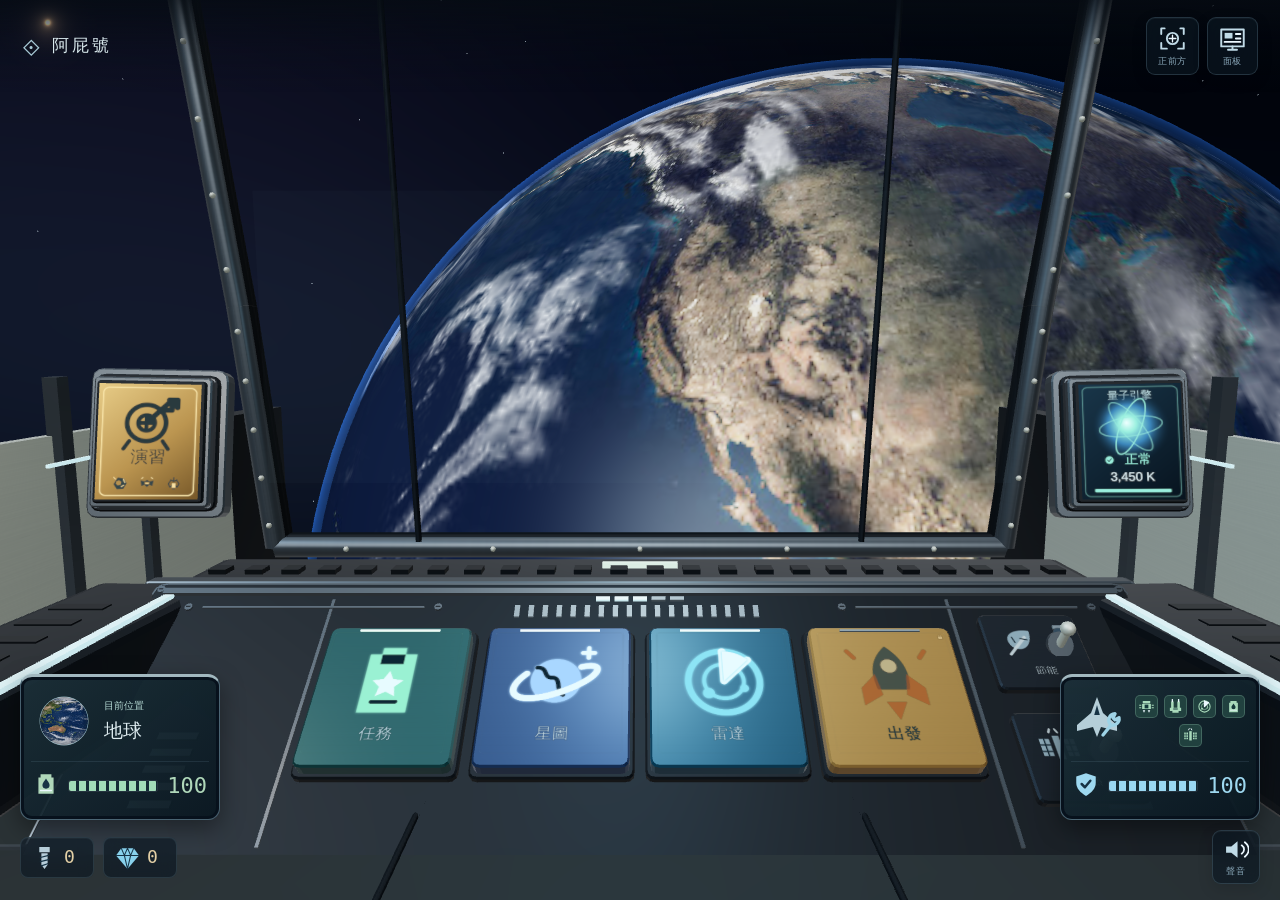
<file: index.html>
<!doctype html>
<html lang="zh-Hant"><head><meta charset="utf-8"><meta name="viewport" content="width=device-width,initial-scale=1"><title>阿屁的太空冒險</title><style>body{margin:0;min-height:100dvh;display:grid;place-items:center;background:#06101c;color:#cce9f5;font:20px system-ui}a{padding:20px;color:inherit}</style></head><body><a href="0919-cinematic.html?entry=cockpit">🚀 進入阿屁號駕駛艙</a><script>
const game=new URL('0919-cinematic.html',location.href);game.search=location.search;if(!game.searchParams.has('entry')&&!game.searchParams.has('view'))game.searchParams.set('entry','cockpit');game.hash=location.hash;location.replace(game.href);
</script></body></html>
</file>
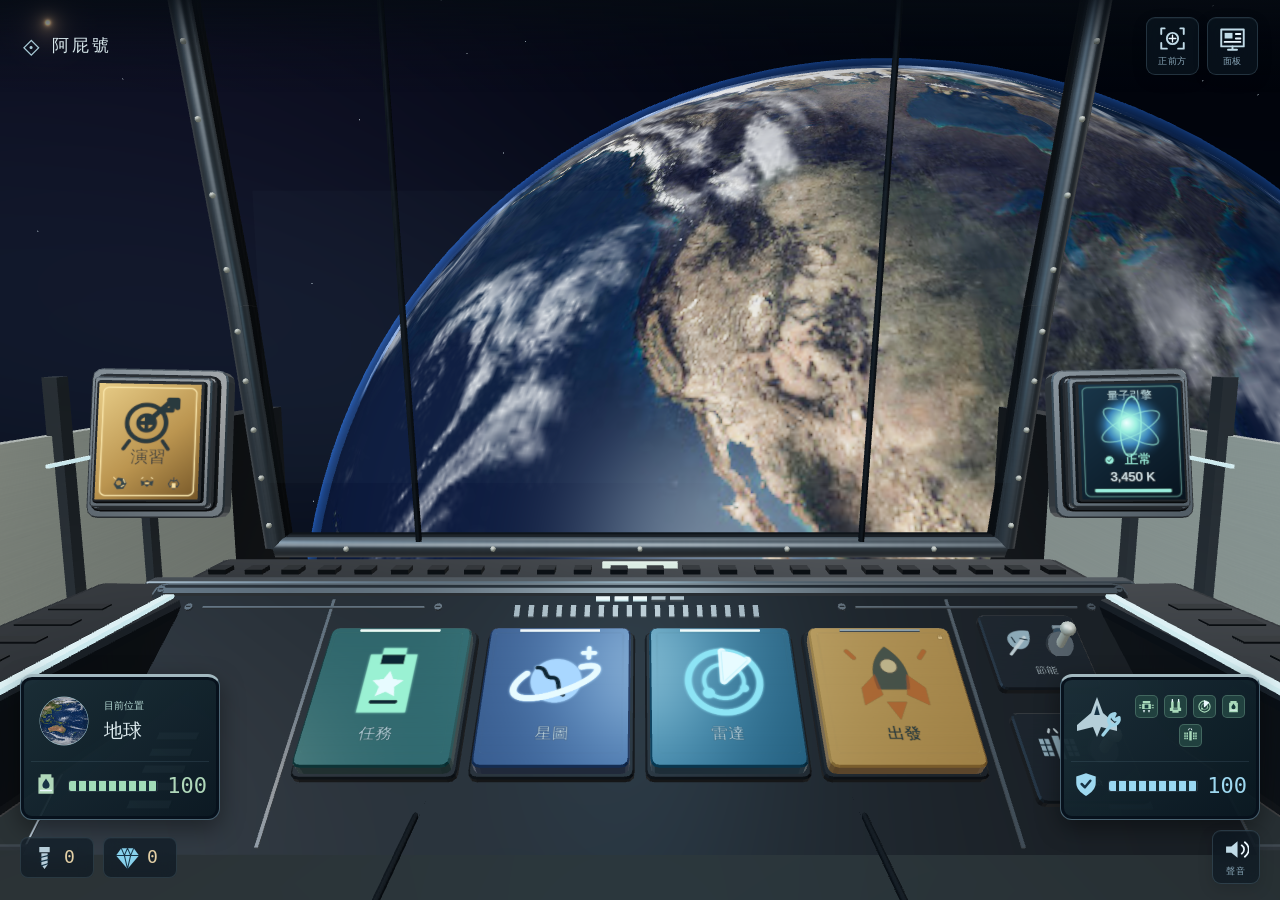
<file: cockpit/index.html>
<!doctype html>
<html lang="zh-Hant">
<head>
  <meta charset="utf-8">
  <meta name="viewport" content="width=device-width,initial-scale=1,viewport-fit=cover,user-scalable=no">
  <meta name="theme-color" content="#080d12">
  <title>阿屁號 · 沉浸式駕駛艙</title>
  <script type="importmap">{"imports":{"three":"../ship-study/vendor/three.module.js"}}</script>
  <link rel="stylesheet" href="cockpit.css?v=20261023n">
  <link rel="stylesheet" href="meteor-game.css?v=20261023l">
  <link rel="stylesheet" href="salvage-game.css?v=20261023l">
</head>
<body>
  <canvas id="cockpit" tabindex="0" role="img" aria-label="阿屁號立體駕駛艙。拖曳環顧，點選控制台操作。"></canvas>
  <header class="flight-header">
    <div class="identity"><span class="insignia" aria-hidden="true">⟐</span><div><strong>阿屁號</strong><small>EXPLORER 01 / FLIGHT DECK</small></div></div>
    <div class="header-actions"><button id="reset-view" aria-label="回到正前方視角" title="回到正前方">正前方</button><button id="dashboard" aria-label="返回原控制面板" title="控制面板">控制面板</button></div>
  </header>
  <section class="console-dock" aria-label="飛航控制台">
    <div class="console-card navigation-card">
      <button id="destination-card" class="destination-card" aria-label="目的地與星圖"><canvas id="destination-art" width="144" height="144" aria-hidden="true"></canvas><span><small id="destination-caption">目前位置</small><strong id="destination-name">地球</strong><em id="navigation-current" hidden></em></span><span id="arrival-check" hidden data-ui-icon="check" aria-hidden="true"></span></button>
      <div id="mission-detail" class="mission-detail" hidden><span id="mission-task-icon" aria-hidden="true"></span><span><span id="mission-task"></span><small id="mission-progress" hidden></small></span></div>
      <button id="mission-play" class="mission-play" hidden><span id="mission-play-icon" aria-hidden="true"></span><span id="mission-play-label">開始任務</span></button>
      <button id="fuel-gauge" class="gauge" aria-label="補充燃料"><span class="gauge-icon" data-ui-icon="fuel"></span><span class="gauge-track"><span id="fuel-fill"></span></span><b id="fuel-value">100</b></button>
      <button id="station-supply" class="station-supply" hidden>基地補給</button>
    </div>
    <nav class="primary-actions" aria-label="主要操作"><button data-flight-action="mission" aria-label="接收或更換任務"></button><button data-flight-action="map" aria-label="開啟太陽系星圖"></button><button data-flight-action="scan" aria-label="啟動雷達掃描"></button><button data-flight-action="jump" aria-label="啟動躍遷"></button><button id="mission-complete" data-flight-action="complete" aria-label="完成任務並領取獎勵" hidden></button></nav>
    <div class="console-card engineering-card"><button id="ship-status" class="ship-status" aria-label="查看船體與受損零件"><span class="ship-silhouette" data-ui-icon="ship"></span><span id="system-health" class="system-health"></span></button><button id="shield-gauge" class="gauge" aria-label="防護力場充能"><span class="gauge-icon" data-ui-icon="shield"></span><span class="gauge-track"><span id="shield-fill"></span></span><b id="shield-value">100</b></button></div>
  </section>
  <div id="hint" role="status" aria-live="polite"><span class="hint-key" data-ui-icon="drag"></span><span id="hint-text">拖曳環顧 · 點圖案操作</span></div>
  <div id="toast" role="status" aria-live="polite" hidden></div>
  <div class="lower-hud"><div id="resource-readout" aria-label="持有資源"><span class="resource-chip" title="螺絲"><i data-ui-icon="screw"></i><b id="resource-scrap">0</b></span><span class="resource-chip" title="鑽石"><i data-ui-icon="crystal"></i><b id="resource-crystal">0</b></span></div><button id="sound" aria-label="切換遊戲音效" title="遊戲音效">聲音</button></div>
  <nav id="accessible-controls" aria-label="駕駛艙快捷操作" hidden>
    <button data-action="mission" aria-label="接收或更換探索任務">任務</button><button data-action="map" aria-label="開啟太陽系星圖">星圖</button><button data-action="scan" aria-label="啟動雷達掃描">雷達</button><button data-action="jump" id="quick-jump" aria-label="啟動躍遷">出發</button><button data-action="ship" aria-label="開啟船體檢修">檢修</button><button data-action="engine" aria-label="開啟量子引擎">引擎</button><button data-action="weapons" aria-label="開啟武器系統">武器</button><button data-action="fuel" aria-label="開啟燃料補給">補給</button><button data-action="economy" aria-pressed="false" aria-label="切換節能航行">節能</button><button data-action="radiator" aria-pressed="false" aria-label="切換散熱翼">散熱</button>
  </nav>
  <div id="loading"><span class="loading-orbit"></span><strong>正在進入駕駛艙</strong><small>EXPLORER 01</small></div>
  <script type="module" src="scene.js?v=20261023n"></script>
</body>
</html>
</file>
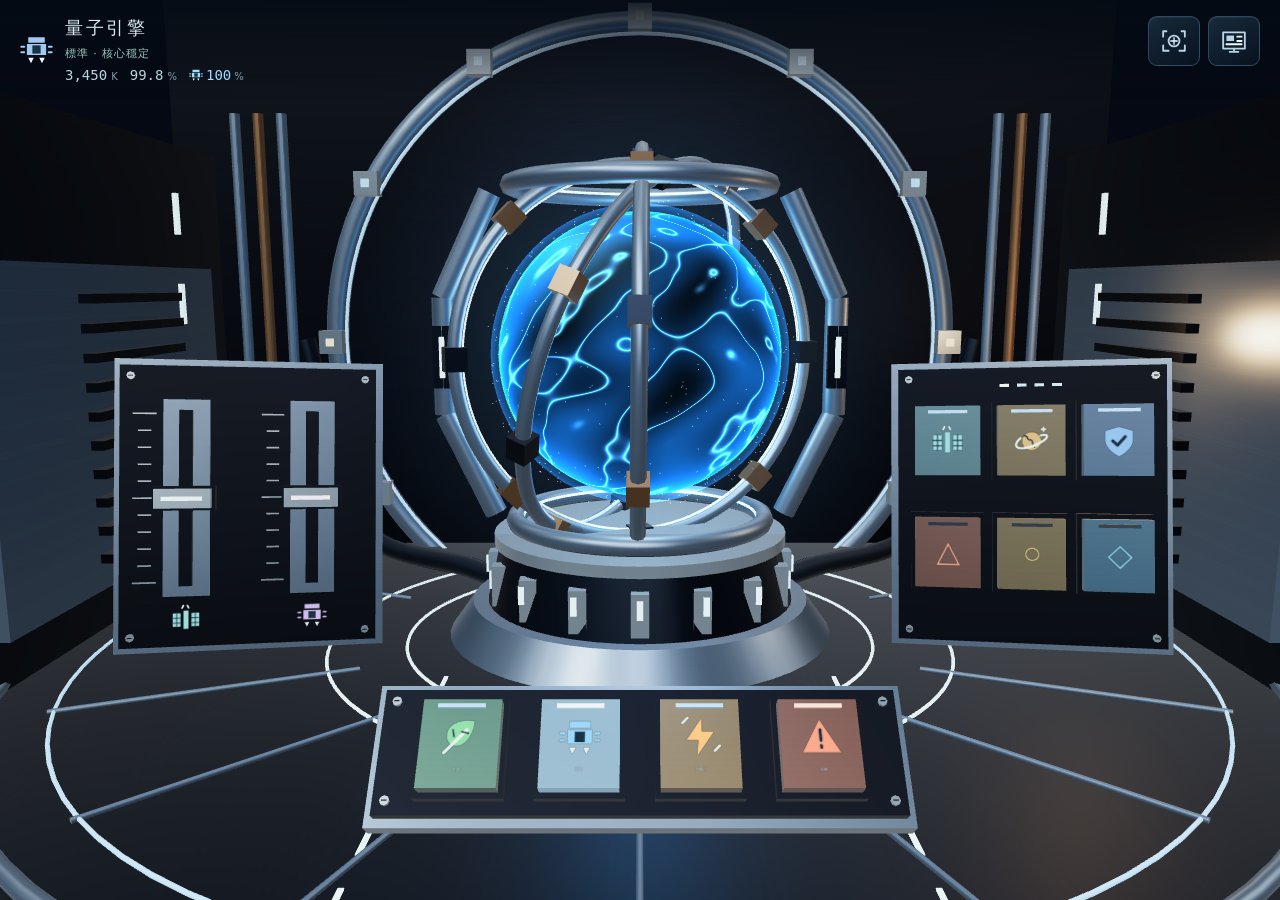
<file: engine-room/index.html>
<!doctype html>
<html lang="zh-Hant">
<head><meta charset="utf-8"><meta name="viewport" content="width=device-width,initial-scale=1,viewport-fit=cover,user-scalable=no"><meta name="theme-color" content="#050b13"><title>阿屁號 · 量子引擎艙</title><script type="importmap">{"imports":{"three":"../ship-study/vendor/three.module.js"}}</script><link rel="stylesheet" href="engine-room.css?v=20261023n"></head>
<body>
<canvas id="reactor" tabindex="0" role="img" aria-label="立體量子引擎艙。拖曳環顧與縮放，拖動實體拉桿、點選控制按鈕。"></canvas>
<header><div class="room-name"><i data-icon="engine"></i><div><strong>量子引擎</strong><span id="room-status" role="status">標準 · 核心穩定</span><div class="telemetry" aria-label="引擎即時數據"><span><b id="temperature">3450</b><small>K</small></span><span><b id="stability">99.8</b><small>%</small></span><span id="output-reading"><i id="output-icon" aria-hidden="true"></i><b id="output-percent">100</b><small>%</small></span></div></div><b id="countdown" hidden></b></div><nav><button id="view-reset" aria-label="回到引擎正面" title="正面視角" data-icon="reset"></button><button id="back" aria-label="返回駕駛艙" title="駕駛艙" data-icon="dashboard"></button></nav></header>
<div id="repair-steps" class="repair-steps" aria-label="引擎修復進度" hidden><span data-phase="1"><i data-icon="radiator"></i><small>調壓</small></span><b>›</b><span data-phase="2"><i data-icon="engine"></i><small>分流</small></span><b>›</b><span data-phase="3"><i data-icon="reset"></i><small>重啟</small></span><button id="emergency" aria-label="緊急中止故障測試">■</button></div>
<nav id="model-controls" aria-label="量子引擎實體控制台">
 <input type="range" id="coolant" min="0" max="100" value="50" aria-label="冷卻液實體拉桿" aria-orientation="vertical">
 <input type="range" id="plasma" min="0" max="100" value="50" aria-label="電漿實體拉桿" aria-orientation="vertical">
 <button data-sub="cool" aria-label="緊急電漿冷卻"></button><button data-sub="mag" aria-label="量子磁場重組"></button><button data-sub="shd" aria-label="裝甲護盾充能"></button>
 <button data-reboot="r" aria-label="紅色三角重啟按鈕" disabled></button><button data-reboot="y" aria-label="黃色圓形重啟按鈕" disabled></button><button data-reboot="b" aria-label="藍色菱形重啟按鈕" disabled></button>
 <button data-mode="economy" aria-label="節能輸出模式" aria-pressed="false"></button><button data-mode="standard" aria-label="標準輸出模式" aria-pressed="true"></button><button data-mode="boost" aria-label="高輸出模式" aria-pressed="false"></button><button id="drill" data-action="drill" aria-label="啟動引擎故障演練" title="故障演練"></button>
</nav>
<div id="room-toast" role="status" aria-live="polite" hidden></div><div id="loading"><span></span><strong>正在進入量子引擎艙</strong></div>
<script src="output-modes.js?v=20261023j"></script>
<script type="module" src="scene.js?v=20261023n"></script>
</body></html>
</file>
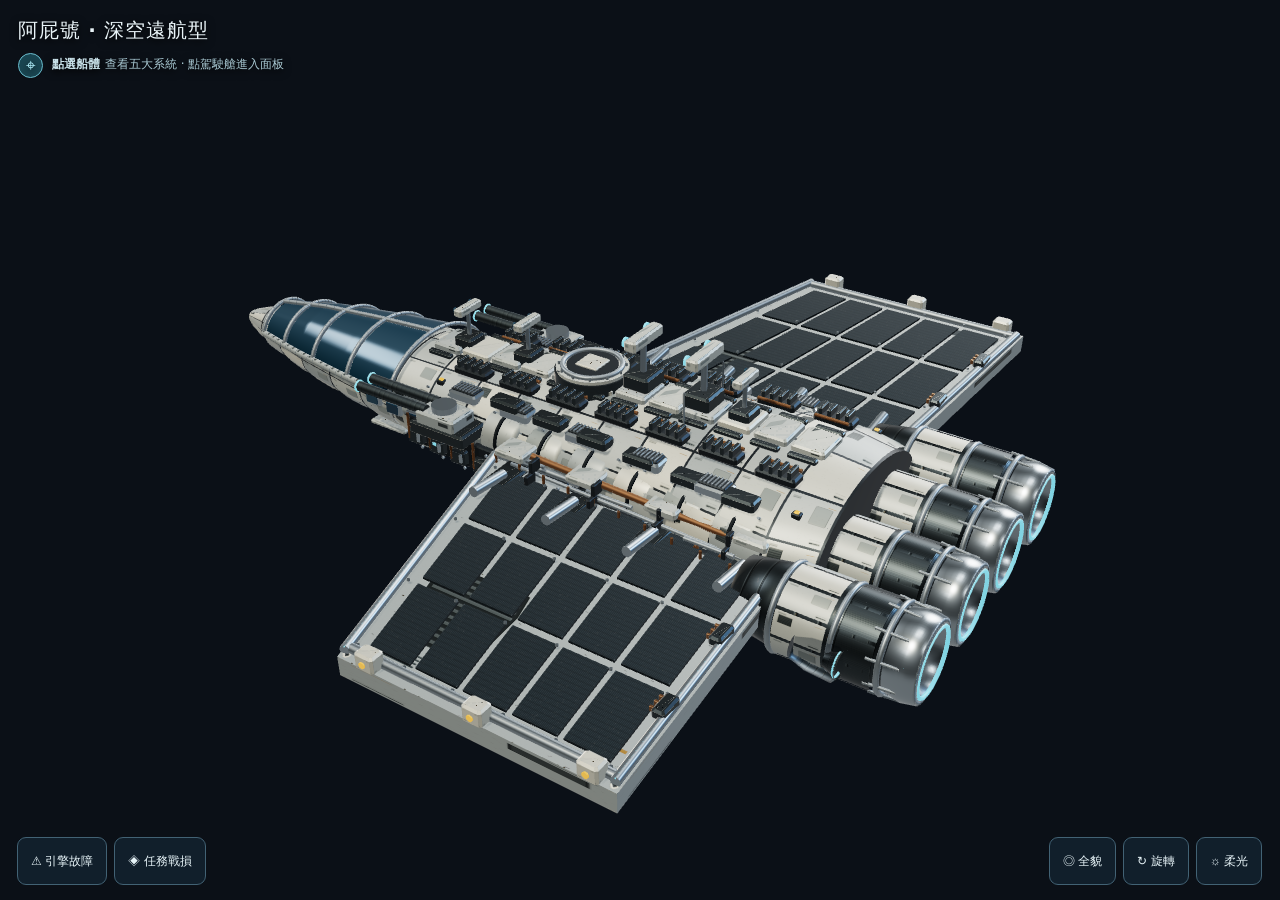
<file: ship-study/index.html>
<!doctype html>
<html lang="zh-Hant">
<head>
  <meta charset="utf-8">
  <meta name="viewport" content="width=device-width, initial-scale=1, viewport-fit=cover">
  <title>阿屁號｜3D 船體模型</title>
  <script type="importmap">{"imports":{"three":"./vendor/three.module.js"}}</script>
  <style>
    *{box-sizing:border-box}
    body{margin:0;overflow:hidden;background:#0b1017;color:#e9f4f8;font-family:system-ui,'Microsoft JhengHei',sans-serif}
    #scene{display:block;width:100vw;height:100dvh;touch-action:none;cursor:grab}
    #scene:active{cursor:grabbing}
    button{min-width:48px;min-height:48px;border:1px solid #426274;border-radius:9px;padding:9px 13px;background:#13232fda;color:#e7f4f8;font:600 13px inherit;cursor:pointer;backdrop-filter:blur(12px);touch-action:manipulation}
    button:hover{border-color:#9addec;background:#244252}
    button:focus-visible,#scene:focus-visible{outline:2px solid #9ceeff;outline-offset:2px}
    button[aria-pressed=true]{border-color:#8bd5e5;background:#285263}
    header{position:absolute;z-index:2;top:17px;left:18px;pointer-events:none;text-shadow:0 2px 9px #000}
    h1{margin:0 0 6px;font-size:20px;font-weight:550;letter-spacing:.04em}
    #hud{display:flex;align-items:center;gap:9px;max-width:min(340px,62vw);min-height:30px;color:#c9e2ea;font-size:12px;line-height:1.3}
    #hud-icon{display:grid;place-items:center;width:25px;height:25px;flex:none;border:1px solid #6bbecf;border-radius:50%;background:#1a4652;color:#b4f3ff;font-size:17px}
    #hud.alert #hud-icon{border-color:#ff9c7f;background:#703028;color:#fff;box-shadow:0 0 13px #f7634799}
    #hud.repaired #hud-icon{border-color:#83d9b4;background:#205846;color:#d3ffe8}
    #hud-text{display:flex;gap:5px;flex-wrap:wrap}
    #hud-title{font-weight:700}
    #hud-step{color:#a9c9d3}
    .demo-controls,.toolbar{position:absolute;z-index:4;bottom:max(15px,env(safe-area-inset-bottom));display:flex;gap:7px}
    .demo-controls{left:17px}
    .toolbar{right:18px}
    .demo-controls button,.toolbar button{font-size:12px;white-space:nowrap}
    body.embedded .demo-controls{display:none}
    #status{position:absolute;left:-10000px}
    .load{position:absolute;inset:0;z-index:8;display:grid;place-items:center;background:#0b1017;font-size:14px}
    .load[hidden]{display:none}
    @media(max-width:700px){
      header{left:13px;top:12px}h1{font-size:17px}#hud{max-width:55vw;font-size:11px}
      .demo-controls{left:10px;bottom:66px}.toolbar{left:10px;right:auto;bottom:12px}
      .demo-controls button,.toolbar button{min-height:48px;padding:6px 9px;font-size:11px}
    }
    @media(max-width:390px){.demo-controls{gap:4px}.demo-controls button{padding:5px 7px}}
  </style>
</head>
<body>
  <canvas id="scene" tabindex="0" aria-label="阿屁號 3D 模型，拖曳旋轉、雙指縮放，點船體檢查零件，點駕駛艙進入面板"></canvas>
  <header><h1>阿屁號 · 深空遠航型</h1><div id="hud" role="status" aria-live="polite"><span id="hud-icon" aria-hidden="true">⌖</span><span id="hud-text"><b id="hud-title">點選船體</b><span id="hud-step">查看五大系統 · 點駕駛艙進入面板</span></span></div></header>
  <div class="demo-controls"><button id="demo-failure" type="button" title="模擬量子引擎故障">⚠ 引擎故障</button><button id="demo-mission" type="button" title="模擬任務後隨機戰損">◈ 任務戰損</button></div>
  <div class="toolbar"><button id="home" type="button">◎ 全貌</button><button id="spin" type="button" aria-pressed="false">↻ 旋轉</button><button id="light" type="button" aria-pressed="false">☼ 柔光</button></div>
  <span id="status"></span><div class="load" id="load">正在載入 3D 船體…</div>
  <script type="module" src="viewer.js?v=20261018k"></script>
</body>
</html>
</file>
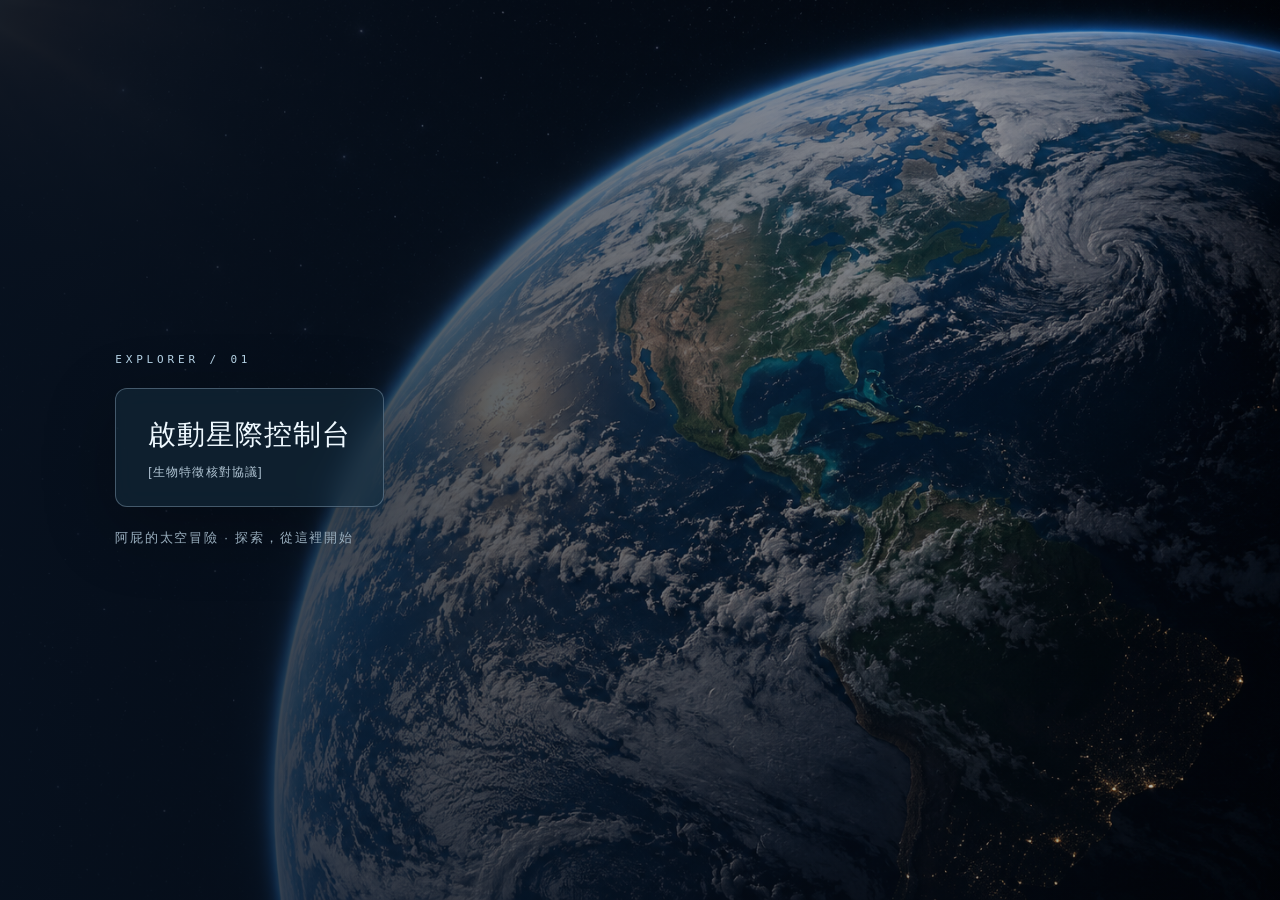
<file: 0919-cinematic.html>
<!DOCTYPE html>
<html lang="zh-TW">
<head>
    <meta charset="UTF-8">
    <meta name="viewport" content="width=device-width, initial-scale=1, viewport-fit=cover">
    <meta name="apple-mobile-web-app-capable" content="yes">
    <meta name="apple-mobile-web-app-status-bar-style" content="black-translucent">
    <title>互動星際探險 - 終極修復版</title>
    <style>
        :root {
            --bg-base: #010205;
            --color-primary: #00f3ff;
            --color-alert: #ff3300;
            --color-warning: #ffcc00;
            --color-success: #00ff66;
            --color-panel: rgba(4, 12, 25, 0.85);
            --border-neon: rgba(0, 243, 255, 0.4);
        }

        * { box-sizing: border-box; user-select: none; -webkit-user-select: none; font-family: "Courier New", Courier, monospace; letter-spacing: 1.5px; text-transform: uppercase; }

        body { margin: 0; background-color: var(--bg-base); color: var(--color-primary); height: 100vh; width: 100vw; display: flex; flex-direction: column; overflow: hidden; touch-action: manipulation; }
        body::after { content: " "; display: block; position: absolute; top: 0; left: 0; bottom: 0; right: 0; background: linear-gradient(rgba(18, 16, 16, 0) 50%, rgba(0, 0, 0, 0.25) 50%), linear-gradient(90deg, rgba(255, 0, 0, 0.06), rgba(0, 255, 0, 0.02), rgba(0, 0, 255, 0.06)); z-index: 999; background-size: 100% 4px, 3px 100%; pointer-events: none; }

        #boot-screen { position: absolute; top: 0; left: 0; width: 100%; height: 100%; background: #000; z-index: 10000; display: flex; flex-direction: column; justify-content: center; align-items: center; }
        #boot-btn { position: relative; overflow: hidden; background: transparent; border: 2px solid var(--color-primary); color: var(--color-primary); padding: 20px 40px; font-size: 2rem; cursor: pointer; box-shadow: 0 0 20px rgba(0,243,255,0.3); transition: all 0.2s; clip-path: polygon(20px 0, 100% 0, 100% calc(100% - 20px), calc(100% - 20px) 100%, 0 100%, 0 20px); text-align: center; min-width: 380px; }
        #boot-btn:active { background: rgba(0,243,255,0.2); transform: scale(0.95); }
        .scan-line { display: none; position: absolute; top: 0; left: 0; width: 100%; height: 4px; background: #fff; box-shadow: 0 0 20px 8px var(--color-primary); animation: bio-scan 1.2s cubic-bezier(0.4, 0, 0.2, 1) infinite alternate; }
        @keyframes bio-scan { 0% { top: 0; } 100% { top: 100%; } }

        #emergency-stop { position: absolute; top: 10vh; left: 20px; z-index: 9999; background: rgba(255, 51, 0, 0.8); border: 2px solid var(--color-alert); color: #fff; padding: 12px 24px; font-size: 1rem; font-weight: bold; cursor: pointer; box-shadow: 0 0 15px rgba(255, 51, 0, 0.8); display: none; clip-path: polygon(10px 0, 100% 0, 100% calc(100% - 10px), calc(100% - 10px) 100%, 0 100%, 0 10px); text-shadow: 1px 1px 2px #000; }
        #emergency-stop:active { background: var(--color-alert); transform: scale(0.95); }

        header { height: 8vh; flex-shrink: 0; display: flex; justify-content: space-between; align-items: center; padding: 0 30px; font-size: 1.2rem; font-weight: bold; z-index: 100; background: var(--color-panel); border-bottom: 2px solid var(--color-primary); box-shadow: 0 0 20px rgba(0, 243, 255, 0.1); position: relative; }
        .hud-mission-box { background: rgba(255, 204, 0, 0.05); padding: 5px 15px; border: 1px solid rgba(255, 204, 0, 0.3); color: var(--color-warning); text-shadow: 0 0 5px var(--color-warning); }
        .shield-container { display: flex; align-items: center; gap: 10px; }
        .shield-bar-bg { width: 120px; height: 14px; background: rgba(0,0,0,0.6); border: 1px solid var(--border-neon); border-radius: 7px; overflow: hidden; }
        .shield-bar-fill { height: 100%; width: 100%; background: var(--color-success); transition: width 0.3s, background-color 0.3s; }
        .resource-box { display: flex; gap: 15px; font-size: 1.1rem; color: #fff; background: rgba(0,0,0,0.5); padding: 5px 15px; border-radius: 20px; border: 1px solid #444; }
        .resource-item { display: flex; align-items: center; gap: 5px; }

        nav { height: 12vh; flex-shrink: 0; display: flex; z-index: 100; background: var(--color-panel); border-top: 2px solid var(--color-primary); width: 100%; position: relative; }
        .nav-disabled { display: none !important; }
        .tab-btn { flex: 1; background: transparent; border: none; border-right: 1px solid var(--border-neon); color: rgba(0, 243, 255, 0.4); font-size: 1.4rem; font-weight: bold; cursor: pointer; display: flex; flex-direction: row; align-items: center; justify-content: center; gap: 12px; transition: all 0.2s; position: relative; }
        .tab-btn svg { width: 36px; height: 36px; fill: currentColor; }
        .tab-btn.active { color: var(--color-primary); background: rgba(0, 243, 255, 0.1); }
        .tab-btn.active::before { content: ''; position: absolute; top: 0; left: 0; width: 100%; height: 4px; background: var(--color-primary); box-shadow: 0 0 10px var(--color-primary); }
        .tab-btn:last-child { border-right: none; }

        main { flex: 1; position: relative; overflow: hidden; background-color: #010205; display: flex; flex-direction: column; min-height: 0; }
        .star-layer { position: absolute; top: 0; left: 0; width: 100vw; height: 200vh; pointer-events: none; z-index: 0; }
        #stars-1 { background-image: radial-gradient(1px 1px at 20px 30px, #fff, transparent), radial-gradient(1px 1px at 90px 80px, #aaa, transparent), radial-gradient(1px 1px at 150px 150px, #fff, transparent); background-size: 200px 200px; animation: star-drift 40s linear infinite; opacity: 0.5; }
        #stars-2 { background-image: radial-gradient(2px 2px at 50px 50px, rgba(0,243,255,0.8), transparent), radial-gradient(2px 2px at 120px 180px, rgba(255,255,255,0.9), transparent); background-size: 300px 300px; animation: star-drift 25s linear infinite; opacity: 0.8; }
        #stars-3 { background-image: radial-gradient(3px 3px at 40px 100px, rgba(255,255,255,1), transparent), radial-gradient(3px 3px at 250px 80px, rgba(0,243,255,1), transparent); background-size: 400px 400px; animation: star-drift 15s linear infinite; }
        @keyframes star-drift { 0% { transform: translateY(0); } 100% { transform: translateY(-100vh); } }

        .view-container { display: none; flex: 1; width: 100%; padding: 15px 20px; box-sizing: border-box; overflow-y: auto; flex-direction: column; align-items: center; justify-content: center; z-index: 10; position: relative; }
        .view-container.active { display: flex; }

        .sci-fi-panel { background: var(--color-panel); border: 1px solid var(--color-primary); padding: 20px; box-shadow: inset 0 0 30px rgba(0, 243, 255, 0.05), 0 0 20px rgba(0, 0, 0, 0.8); clip-path: polygon(20px 0, 100% 0, 100% calc(100% - 20px), calc(100% - 20px) 100%, 0 100%, 0 20px); position: relative; width: 100%; max-width: 1100px; display: flex; flex-direction: column; gap: 15px; flex-shrink: 0; }
        .sci-fi-panel::before { content: ''; position: absolute; top: -1px; left: 20px; width: 50px; height: 4px; background: var(--color-primary); }
        
        .action-btn-group { display: flex; gap: 15px; width: 100%; z-index: 10; justify-content: center; flex-shrink: 0; }
        .action-btn { background: rgba(0, 243, 255, 0.05); color: var(--color-primary); border: 1px solid var(--color-primary); padding: 12px 20px; font-size: 1.2rem; cursor: pointer; font-weight: bold; clip-path: polygon(15px 0, 100% 0, 100% calc(100% - 15px), calc(100% - 15px) 100%, 0 100%, 0 15px); transition: all 0.1s; flex: 1; min-height: 50px; }
        .action-btn:active { background: rgba(0, 243, 255, 0.3); transform: scale(0.98); }
        .action-btn:disabled { border-color: #333; color: #555; background: rgba(255,255,255,0.02); pointer-events: none; opacity: 0.3; }
        .action-btn.danger { border-color: var(--color-alert); color: var(--color-alert); background: rgba(255, 51, 0, 0.05); }
        .action-btn.danger:active { background: rgba(255, 51, 0, 0.3); }

        .dashboard-grid { display: grid; grid-template-columns: 0.78fr 1.45fr; gap: 20px; width: 100%; position: relative; z-index: 5; flex-shrink: 0; }
        .panel-module { display: flex; flex-direction: column; align-items: center; justify-content: center; background: rgba(0,0,0,0.5); border: 1px solid rgba(0,243,255,0.2); border-radius: 8px; padding: 20px; box-shadow: inset 0 0 20px rgba(0,0,0,0.8); position: relative; }

        .visual-indicator-light { width: 50px; height: 50px; margin: 0; flex-shrink: 0; border: 3px solid #fff; border-radius: 50%; box-shadow: 0 0 10px currentColor; display: inline-block; }
        .light-safe { background-color: var(--color-success); color: var(--color-success); }
        .light-alert { background-color: var(--color-alert); color: var(--color-alert); animation: emergency-flash-fast 0.4s infinite alternate; }

        .ai-core-wrapper { display: flex; flex-direction: column; align-items: center; justify-content: center; margin: 10px 0; }
        .ai-core-svg { width: 100%; max-width: 160px; height: auto; max-height: 160px; aspect-ratio: 1/1; cursor: pointer; filter: drop-shadow(0 0 15px var(--color-primary)); transition: transform 0.2s; overflow: visible; }
        .ai-core-svg:active { transform: scale(0.9); }
        .core-pulse-outer { fill: none; stroke: var(--color-primary); stroke-width: 2; stroke-dasharray: 4 8; animation: spin-slow 10s linear infinite; transform-origin: 50px 50px; }
        .core-pulse-mid { fill: none; stroke: var(--color-primary); stroke-width: 4; animation: spin-slow 5s linear infinite reverse; transform-origin: 50px 50px; }
        .core-pulse-inner { fill: var(--color-primary); animation: throb 1.5s ease-in-out infinite alternate; transform-origin: 50px 50px; }
        @keyframes spin-slow { 100% { transform: rotate(360deg); } }
        @keyframes throb { 0% { transform: scale(0.8); opacity: 0.7; } 100% { transform: scale(1.1); opacity: 1; } }
        
        .ai-core-alert .core-pulse-outer { stroke: var(--color-alert); animation-duration: 2s; }
        .ai-core-alert .core-pulse-mid { stroke: var(--color-alert); animation-duration: 1s; }
        .ai-core-alert .core-pulse-inner { fill: var(--color-alert); animation: throb 0.5s ease-in-out infinite alternate; }

        #ai-console-output { font-family: monospace; font-size: 1rem; color: #00ff00; background: rgba(0,0,0,0.8); padding: 5px 10px; border: 1px solid #00ff00; width: 90%; text-align: center; height: 2rem; line-height: 1.5rem; overflow: hidden; white-space: nowrap; margin-bottom: 10px; }

        .hologram-wrapper { flex: 1; display: flex; justify-content: center; align-items: center; width: 100%; min-height: 330px; }
        .holo-ship-svg { width: 100%; max-width: 520px; height: auto; max-height: 420px; aspect-ratio: 5/4; filter: drop-shadow(0 0 12px rgba(0,243,255,0.35)); overflow: visible; }
        .holo-zone { fill: rgba(0, 243, 255, 0.05); stroke: var(--color-primary); stroke-width: 2; cursor: pointer; transition: all 0.2s; }
        .holo-zone:hover { fill: rgba(0, 243, 255, 0.3); filter: drop-shadow(0 0 15px var(--color-primary)); }
        .ship-hotspot { fill: rgba(0,243,255,.015); stroke: transparent; stroke-width: 3; }
        .ship-hotspot:hover { fill: rgba(0,243,255,.16); stroke: var(--color-primary); }
        .ship-label { fill:#d9fbff; font-size:14px; font-weight:bold; text-anchor:middle; pointer-events:none; paint-order:stroke; stroke:#02080e; stroke-width:4px; }
        .holo-text { font-size: 16px; fill: #fff; text-anchor: middle; pointer-events: none; text-shadow: 0 0 5px #000; font-weight: bold; }
        .engine-alert-state { stroke: var(--color-alert) !important; fill: rgba(255, 51, 0, 0.2) !important; animation: emergency-flash-fast 0.5s infinite alternate; }
        @keyframes emergency-flash-fast { 0% { opacity: 0.3; } 100% { opacity: 1; } }

        .status-box { background: rgba(0, 0, 0, 0.6); padding: 10px; border: 1px solid rgba(0, 243, 255, 0.2); text-align: center; width: 90%; margin-top: auto; }

        .mission-hud-box { border: 1px solid #444; padding: 15px 30px; margin: 10px auto 15px auto; display: flex; align-items: center; justify-content: center; gap: 20px; width: fit-content; min-width: 380px; background: rgba(0,0,0,0.4); border-radius: 8px;}
        .mission-hud-label { font-size: 1.2rem; color: var(--color-warning); font-weight: bold; line-height: 1.5; text-align: center; letter-spacing: 2px; }
        #main-mission-icon { font-size: 2.8rem; filter: drop-shadow(0 0 10px currentColor); color: #555; transition: color 0.3s; }
        #main-mission-text { font-size: 1.2rem; font-weight: bold; color: #555; line-height: 1.8; text-align: left; letter-spacing: 2px; transition: color 0.3s; }

        #solar-system { position: relative; width: 100%; height: 100%; display: flex; justify-content: center; align-items: center; transform: scale(0.42); min-height: 600px; }
        .sun { width: 120px; height: 120px; border-radius: 50%; position: absolute; z-index: 10; background: radial-gradient(circle at 35% 32%, #fff 0 3%, #fff4a3 6%, #ffcf3d 22%, #ff7b17 57%, #d82b05 100%); box-shadow: 0 0 50px #ff8800, 0 0 110px rgba(255, 100, 0, 0.5); cursor: pointer; pointer-events: auto; transition: transform 0.2s; }
        .sun:active { transform: scale(1.1); }
        .orbit { position: absolute; border: 1px dashed rgba(0, 243, 255, 0.15); border-radius: 50%; pointer-events: none; }
        .planet-container { position: absolute; cursor: pointer; pointer-events: auto; transform-origin: center; z-index: 20; display: flex; flex-direction: column; align-items: center; justify-content: center; animation: orbit-spin var(--orbit-speed) linear infinite; }
        .planet-container:active .planet-sphere { transform: scale(1.25); }
        @keyframes orbit-spin { from { transform: rotate(0deg) translateX(var(--radius)) rotate(0deg); } to { transform: rotate(360deg) translateX(var(--radius)) rotate(-360deg); } }
        .planet-sphere { border-radius: 50%; width: 100%; height: 100%; box-shadow: inset -15px -15px 25px rgba(0,0,0,0.9), inset 5px 5px 15px rgba(255,255,255,0.3), 0 0 15px var(--planet-glow, rgba(0,243,255,0.2)); position: relative; overflow: hidden; transition: transform .16s ease; }
        .planet-sphere::before { content:''; position:absolute; inset:0; border-radius:50%; background: linear-gradient(125deg, rgba(255,255,255,.22), transparent 29%, transparent 62%, rgba(0,0,0,.38)); opacity:.75; }
        .planet-sphere::after { content:''; position:absolute; inset:0; border-radius:50%; box-shadow: inset -12px -12px 22px rgba(0,0,0,.48); }
        .planet-name-label { position: absolute; top: 100%; margin-top: 12px; font-size: 1.8rem; color: var(--color-primary); background: rgba(0,0,0,0.85); padding: 6px 14px; border: 1px solid var(--color-primary); pointer-events: none; white-space: nowrap; backdrop-filter: blur(5px); box-shadow: 0 0 10px rgba(0,0,0,0.5); transform: rotate(0deg); }
        
        .asteroid-belt { position: absolute; width: 660px; height: 660px; border-radius: 50%; border: 40px dotted rgba(100, 100, 100, 0.2); pointer-events: none; animation: radar-spin 120s linear infinite; z-index: 5; }
        .asteroid-shard { position: absolute; width: 24px; height: 24px; background: radial-gradient(circle at 30% 30%, #888, #333); border: 2px solid #555; border-radius: 4px; cursor: pointer; pointer-events: auto; z-index: 6; box-shadow: 0 0 10px rgba(100,100,100,0.5); display: flex; align-items: center; justify-content: center; font-size: 10px; color: #fff; }
        .asteroid-shard::after { content: ''; position: absolute; top: -15px; left: -15px; right: -15px; bottom: -15px; background: transparent; }

        .outpost-orbit { width: 200px; height: 200px; border: 1px solid rgba(0, 243, 255, 0.15); border-radius: 50%; position: absolute; pointer-events: none; }
        .outpost-node { position: absolute; width: 70px; height: 70px; cursor: pointer; pointer-events: auto; z-index: 25; animation: orbit-outpost 20s linear infinite; filter: drop-shadow(0 0 14px rgba(255,204,0,.8)); }
        .outpost-node::before { content:''; position:absolute; inset:18px; background: radial-gradient(circle at 35% 30%, #dffcff, #4e7387 36%, #17232e 40%, #071018 72%); border: 3px solid #a5eaff; clip-path: polygon(50% 0, 100% 50%, 50% 100%, 0 50%); box-shadow: inset -8px -8px 12px #000, 0 0 8px var(--color-primary); }
        .outpost-node::after { content: ''; position: absolute; top:32px; left:-13px; width:96px; height:8px; background: linear-gradient(90deg, transparent, #9fd5e8 12% 38%, #2b4556 39% 61%, #9fd5e8 62% 88%, transparent); border-top:2px solid #e6fbff; border-bottom:2px solid #426171; box-shadow: 0 0 7px var(--color-primary); }
        @keyframes orbit-outpost { 0% { transform: rotate(0deg) translateX(100px) rotate(45deg); } 100% { transform: rotate(360deg) translateX(100px) rotate(405deg); } }

        .bg-mercury { background: radial-gradient(circle at 34% 30%, #dadada 0 5%, transparent 6%), radial-gradient(circle at 60% 58%, #343434 0 7%, transparent 8%), radial-gradient(circle at 42% 40%, #b9b9b6, #696967 55%, #1e2024 100%); --planet-glow: rgba(181,181,181,.2); }
        .bg-venus { background: repeating-linear-gradient(168deg, rgba(255,232,177,.18) 0 5%, rgba(130,65,12,.13) 6% 13%), radial-gradient(circle at 36% 32%, #fff0b8, #d89344 42%, #753307 74%, #2d0c00); --planet-glow: rgba(232,195,130,.3); }
        .bg-earth { background: radial-gradient(ellipse at 36% 48%, #4d9d47 0 9%, transparent 10%), radial-gradient(ellipse at 58% 35%, #287d3c 0 10%, transparent 11%), radial-gradient(ellipse at 69% 62%, #8aa34b 0 7%, transparent 8%), radial-gradient(circle at 35% 35%, #55bcf1 0, #1979bf 42%, #0a416f 67%, #03142e 100%); --planet-glow: rgba(75,175,255,.75); }
        .bg-mars { background: radial-gradient(ellipse at 61% 35%, rgba(255,208,139,.55) 0 5%, transparent 17%), radial-gradient(ellipse at 36% 65%, #7a200b 0 12%, transparent 13%), radial-gradient(circle at 40% 40%, #f0a148, #c4521c 50%, #6f1c0a 75%, #260900); --planet-glow: rgba(231,125,17,.35); }
        .bg-jupiter { background: radial-gradient(ellipse at 64% 58%, #a94125 0 8%, transparent 9%), repeating-linear-gradient(178deg, #f1d5b1 0 8%, #a96748 9% 15%, #e5bd93 16% 24%, #8b5139 25% 29%); --planet-glow: rgba(211,180,151,.3); }
        .bg-saturn { background: repeating-linear-gradient(176deg, #f4dfaa 0 12%, #b98d4d 13% 19%, #e8ca8c 20% 31%); --planet-glow: rgba(234,221,173,.35); }
        .bg-uranus { background: repeating-linear-gradient(175deg, #b9f2f2 0 16%, #7ccbd5 17% 28%, #60a9c0 29% 33%); --planet-glow: rgba(173,230,236,.45); }
        .bg-neptune { background: repeating-linear-gradient(174deg, #5f9dff 0 15%, #174fc4 16% 28%, #12318a 29% 34%); --planet-glow: rgba(65,130,255,.5); }
        .planet-saturn { overflow: visible; }
        .planet-ring { position:absolute; width:180%; height:38%; left:-40%; top:31%; border:7px solid rgba(239,218,161,.72); border-left-color:rgba(239,218,161,.3); border-right-color:rgba(239,218,161,.3); border-radius:50%; transform:rotate(-18deg); z-index:22; pointer-events:none; box-shadow:0 0 7px rgba(239,218,161,.4); }

        @media (max-width: 700px), (max-height: 700px) { #solar-system { transform: scale(.33); } .planet-name-label { font-size: 1.5rem; } }
        @media (max-width: 700px) { header { padding: 0 12px; font-size:.9rem; } .hud-mission-box, .resource-box { display:none; } #boot-btn { min-width: 0; width: 88%; font-size:1.45rem; } .dashboard-grid, .engine-grid, .arrival-layout { grid-template-columns: 1fr; flex-direction:column; gap:15px; } .hologram-wrapper { min-height:230px; } .holo-ship-svg { max-width:430px; } .action-btn-group { gap:8px; } .action-btn { padding:10px 8px; font-size:.85rem; min-height:44px; } .mission-hud-box { min-width:0; width:100%; padding:10px; } .mission-hud-label { display:none; } #main-mission-text-title { font-size:.9rem; } #main-mission-icon { font-size:2rem; } .tab-btn { font-size:.72rem; gap:4px; flex-direction:column; } .tab-btn svg { width:25px; height:25px; } #arrival-container { width:58vw; height:58vw; } #arrival-title { font-size:2.1rem !important; } }

        #info-modal { position:absolute; top:50%; left:50%; transform:translate(-50%, -50%); display:none; z-index:50; width: 85%; max-width: 600px; }

        .engine-grid { display: grid; grid-template-columns: 1fr 20vh 1fr; gap: 20px; align-items: center; width: 100%; flex-shrink: 0; }
        .data-monitors { display: flex; justify-content: space-between; margin-bottom: 10px; padding-bottom: 10px; border-bottom: 1px solid rgba(0,243,255,0.3); flex-shrink: 0; }
        .data-unit { text-align: center; }
        .data-unit .label { font-size: 0.8rem; color: #aaa; margin-bottom: 5px; }
        .data-unit .value { font-size: 1.4rem; font-weight: bold; font-family: monospace; }
        .value.unstable { color: var(--color-alert); animation: glitch 0.2s infinite; }
        @keyframes glitch { 0% { transform: translate(1px, 1px); } 50% { transform: translate(-1px, -1px); } 100% { transform: translate(1px, -1px); } }

        .core-container { position: relative; width: 100%; max-width: 160px; height: auto; aspect-ratio: 1/1; display: flex; justify-content: center; align-items: center; margin: 0 auto; }
        .core-svg { width: 100%; height: 100%; filter: drop-shadow(0 0 20px var(--core-color, var(--color-primary))); }
        .core-ring { stroke: var(--core-color, var(--color-primary)); stroke-dasharray: 10 5; animation: radar-spin 5s linear infinite; transform-origin: center; }
        .core-ring-inner { stroke: var(--core-color, var(--color-primary)); opacity: 0.5; animation: radar-spin 3s linear infinite reverse; transform-origin: center; }
        .core-center { fill: var(--core-color, var(--color-primary)); animation: core-pulse 1s infinite alternate; }

        .control-block { display: flex; flex-direction: column; gap: 10px; justify-content: center; }
        .slider-group { background: rgba(0,0,0,0.4); padding: 10px; border: 1px solid rgba(255,255,255,0.1); border-radius: 8px; position: relative; }
        .slider-label { display: flex; justify-content: space-between; font-size: 0.9rem; margin-bottom: 8px; color: #fff; }
        
        input[type=range] { -webkit-appearance: none; width: 100%; height: 12px; border-radius: 6px; outline: none; border: 1px solid var(--color-primary); touch-action: none; transition: background 0.3s; }
        input[type=range]::-webkit-slider-thumb { -webkit-appearance: none; appearance: none; width: 24px; height: 30px; background: #fff; cursor: pointer; border-radius: 4px; border: 2px solid #000; box-shadow: 0 0 5px #000; }
        
        .indicator-light { width: 12px; height: 12px; border-radius: 50%; background: #333; position: absolute; top: 12px; right: 12px; transition: all 0.3s; }
        .indicator-light.red { background: var(--color-alert); box-shadow: 0 0 10px var(--color-alert); }
        .indicator-light.blue { background: var(--color-primary); box-shadow: 0 0 10px var(--color-primary); }

        .sub-control-panel { display: flex; flex-direction: column; gap: 10px; background: rgba(0,0,0,0.4); padding: 12px; border: 1px solid rgba(255,255,255,0.1); border-radius: 8px; justify-content: center; }
        .sub-control-btn { background: rgba(255,255,255,0.02); border: 2px solid var(--btn-color); color: var(--btn-color); padding: 10px; font-size: 0.9rem; font-weight: bold; cursor: pointer; text-align: center; transition: all 0.2s cubic-bezier(0.4, 0, 0.2, 1); clip-path: polygon(10px 0, 100% 0, 100% calc(100% - 10px), calc(100% - 10px) 100%, 0 100%, 0 10px); }
        .sub-control-btn:active { transform: scale(0.95); background: rgba(255,255,255,0.1); }
        .sub-control-btn.active-target { background: var(--btn-color) !important; color: #000000 !important; border-color: #ffffff !important; box-shadow: 0 0 20px var(--btn-color); animation: pulse-reboot 0.5s infinite alternate; }

        .reboot-sequence { display: flex; gap: 20px; justify-content: center; margin-top: 10px; padding-top: 10px; border-top: 1px dashed rgba(255,255,255,0.2); flex-shrink: 0; }
        .reboot-btn { width: 60px; height: 60px; border: 2px solid var(--btn-color); background: rgba(0,0,0,0.8); color: var(--btn-color); cursor: pointer; clip-path: polygon(15px 0, 100% 0, 100% calc(100% - 15px), calc(100% - 15px) 100%, 0 100%, 0 15px); transition: all 0.3s cubic-bezier(0.4, 0, 0.2, 1); display: flex; justify-content: center; align-items: center; font-size: 1.8rem; font-weight: bold; }
        .reboot-btn:disabled { opacity: 0.25; pointer-events: none; transform: scale(0.9); }
        .reboot-btn.active-target { opacity: 1 !important; transform: scale(1.15) !important; background-color: var(--btn-color) !important; color: #000000 !important; box-shadow: 0 0 30px var(--btn-color), inset 0 0 15px var(--btn-color) !important; border-color: #ffffff !important; animation: pulse-reboot 0.5s infinite alternate; }
        @keyframes pulse-reboot { 0% { filter: brightness(1); } 100% { filter: brightness(1.5); } }

        #engine-panel.engine-alert { --core-color: var(--color-alert); }
        .engine-alert .core-ring { stroke: var(--core-color, var(--color-primary)); animation-duration: 1s; }
        .engine-alert .core-ring-inner { stroke: var(--core-color, var(--color-primary)); }
        .engine-alert .core-center { fill: var(--core-color, var(--color-primary)); animation-duration: 0.2s; }

        .arrival-layout { display: flex; flex-direction: row; align-items: center; justify-content: center; gap: 60px; width: 100%; max-width: 1000px; padding: 20px; }
        #arrival-container { position: relative; width: 45vh; height: 45vh; max-width: 450px; max-height: 450px; display: flex; justify-content: center; align-items: center; flex-shrink: 0; }
        #arrival-display { width: 100%; height: 100%; border-radius: 50%; z-index: 10; position: absolute; overflow: hidden; box-shadow: inset -20px -20px 40px #000, 0 0 30px var(--color-primary); flex-shrink: 0; }
        .earth-atmosphere-glow { position: absolute; width: 100%; height: 100%; border-radius: 50%; box-shadow: 0 0 40px 10px rgba(0, 243, 255, 0.4); z-index: 9; pointer-events: none; }
        .earth-clouds { position: absolute; width: 100%; height: 100%; background-image: radial-gradient(rgba(255,255,255,0.6) 2px, transparent 4px); background-size: 40px 40px; border-radius: 50%; animation: radar-spin 50s linear infinite; z-index: 12; opacity: 0.7; }
        .moon-orbit { position: absolute; width: 150%; height: 35%; border-radius: 50%; transform-style: preserve-3d; animation: radar-spin 12s linear infinite; z-index: 15; pointer-events: none; }
        .moon-body { width: 20px; height: 20px; background: radial-gradient(circle at 30% 30%, #ccc, #666); border-radius: 50%; position: absolute; top: 35%; left: 0; box-shadow: inset -4px -4px 8px #000; animation: reverse-spin 12s linear infinite; }
        .saturn-ring-arrival { position: absolute; width: 180%; height: 30%; border: 20px solid rgba(234, 221, 173, 0.55); border-radius: 50%; transform: rotate(-18deg); pointer-events: none; box-shadow: 0 0 35px rgba(234, 221, 173, 0.25), inset 0 0 20px rgba(0,0,0,0.9); z-index: 15; border-left: none; border-right: none; }

        #upgrade-shop { display: none; margin-top: 20px; border-top: 2px solid rgba(0,243,255,0.3); padding-top: 20px; width: 100%; }
        .upgrade-btn { background: rgba(0,0,0,0.6); border: 2px solid #444; color: #888; padding: 15px; border-radius: 12px; width: 100%; margin-bottom: 15px; display: flex; align-items: center; justify-content: space-between; transition: all 0.2s; cursor: pointer; box-shadow: inset 0 0 10px rgba(0,0,0,0.8); }
        .upgrade-icon { font-size: 3rem; margin-right: 15px; filter: grayscale(1); transition: all 0.2s; }
        .upgrade-info { display: flex; flex-direction: column; align-items: flex-start; flex: 1; }
        .upgrade-title { font-size: 1.2rem; font-weight: bold; margin-bottom: 5px; }
        .upgrade-cost { font-size: 1.5rem; font-weight: bold; font-family: monospace; }
        .upgrade-status { font-size: 2rem; margin-left: 10px; }
        .upgrade-btn.affordable { border-color: var(--color-success); color: #fff; box-shadow: inset 0 0 20px rgba(0, 255, 102, 0.2); }
        .upgrade-btn.affordable .upgrade-icon { filter: grayscale(0) drop-shadow(0 0 10px var(--color-success)); }
        .upgrade-btn.affordable .upgrade-cost { color: var(--color-warning); }
        .upgrade-btn.affordable:active { transform: scale(0.95); background: rgba(0, 255, 102, 0.2); }
        .upgrade-btn.maxed { border-color: var(--color-primary); color: var(--color-primary); background: rgba(0, 243, 255, 0.1); pointer-events: none; }
        .upgrade-btn.maxed .upgrade-icon { filter: grayscale(0) drop-shadow(0 0 10px var(--color-primary)); }
        .upgrade-btn.maxed .upgrade-cost { display: none; }

        #combat-hud-layer { position: absolute; top: 0; left: 0; width: 100%; height: 100%; z-index: 60; pointer-events: none; display: none; padding: 20px; flex-direction: column; justify-content: space-between; }
        #combat-canvas { position: absolute; top: 0; left: 0; width: 100%; height: 100%; z-index: 50; display: none; touch-action: none; pointer-events: auto; cursor: crosshair; }
        .combat-top-bar { display: flex; justify-content: space-between; align-items: flex-start; width: 100%; pointer-events: none; }
        .combat-stats { font-size: 2rem; font-weight: bold; text-shadow: 0 0 10px #000; }
        
        .heat-bar-container { width: 24px; height: 120px; background: rgba(0,0,0,0.5); border: 2px solid var(--color-primary); border-radius: 12px; position: absolute; right: 30px; top: 50%; transform: translateY(-50%); overflow: hidden; box-shadow: 0 0 15px rgba(0,243,255,0.3); pointer-events: none; }
        .heat-bar-fill { width: 100%; height: 0%; background: var(--color-primary); position: absolute; bottom: 0; transition: height 0.1s, background-color 0.2s; }
        .heat-bar-container.overheat { border-color: var(--color-alert); box-shadow: 0 0 20px var(--color-alert); animation: emergency-flash-fast 0.2s infinite alternate; }
        .heat-bar-container.overheat .heat-bar-fill { background: var(--color-alert); }

        .torpedo-btn { position: absolute; left: 20px; bottom: 20px; background: rgba(0,0,0,0.7); border: 3px solid #ff8800; color: #ff8800; width: 120px; height: 120px; border-radius: 20px; font-size: 3rem; display: flex; flex-direction: column; justify-content: center; align-items: center; cursor: pointer; pointer-events: auto; box-shadow: 0 0 20px rgba(255, 136, 0, 0.4); transition: transform 0.1s; }
        .torpedo-btn:active { transform: scale(0.9); background: rgba(255, 136, 0, 0.3); }
        .torpedo-btn.empty { filter: grayscale(1); opacity: 0.5; pointer-events: none; }
        .torpedo-grid { display: flex; gap: 5px; margin-top: 10px; }
        .torpedo-slot { width: 20px; height: 10px; background: #ff8800; box-shadow: 0 0 5px #ff8800; }
        .torpedo-slot.used { background: #333; box-shadow: none; }

        @keyframes emergency-flash-fast { 0% { opacity: 0.3; } 100% { opacity: 1; } }

        #scan-modal { display: none; position: fixed; top: 0; left: 0; width: 100vw; height: 100vh; background: rgba(1, 2, 5, 0.9); z-index: 9500; flex-direction: column; justify-content: center; align-items: center; border: 2px solid var(--color-primary); }
        .scan-radar-circle { width: 100%; height: 100%; border-radius: 50%; border: 2px solid var(--color-primary); background: repeating-radial-gradient(transparent, transparent 20px, rgba(0,243,255,0.2) 21px); position: absolute; top:0; left:0; overflow: hidden; box-shadow: 0 0 30px rgba(0,243,255,0.2); }
        .scan-radar-sweep { width: 100%; height: 100%; border-radius: 50%; background: conic-gradient(from 0deg, transparent 70%, rgba(0,243,255,0.8)); animation: radar-spin 1.5s linear infinite; position: absolute; top:0; left:0; transform-origin: center; }
        .radar-dot { position: absolute; width: 12px; height: 12px; background: #fff; border-radius: 50%; box-shadow: 0 0 15px #fff, 0 0 25px var(--color-primary); animation: dot-fade 1.5s infinite; }
        @keyframes radar-spin { 100% { transform: rotate(360deg); } }
        @keyframes dot-fade { 0%, 100% { opacity: 0; } 50% { opacity: 1; } }

        #task-overlay { position: absolute; top: 0; left: 0; width: 100%; height: 100%; background: #010205; z-index: 200; display: none; flex-direction: column; justify-content: center; align-items: center; }
        .alert-mode { --color-primary: var(--color-alert); --border-neon: rgba(255, 51, 0, 0.4); }
        .alert-mode main { animation: red-flash 1s infinite alternate; }
        @keyframes red-flash { 100% { box-shadow: inset 0 0 150px rgba(255, 51, 0, 0.3); } }
        
        .coop-btn-container { display: flex; width: 100%; justify-content: space-around; position: absolute; bottom: 15%; padding: 0 20px; pointer-events: auto; }
        .coop-btn { width: 150px; height: 150px; background: rgba(255,51,0,0.1); border: 2px solid var(--color-alert); color: white; font-size: 1.6rem; font-weight: bold; clip-path: polygon(25px 0, 100% 0, 100% calc(100% - 25px), calc(100% - 25px) 100%, 0 100%, 0 25px); transition: all 0.1s; }
        .coop-btn.charged { background: var(--color-alert); box-shadow: 0 0 40px var(--color-alert); color: #000; }

        #hyperspace-container { position: absolute; top: 50%; left: 50%; width: 100%; height: 100%; transform: translate(-50%, -50%); pointer-events: none; perspective: 1000px; }
        .hyper-line { position: absolute; top: 50%; left: 50%; width: 2px; height: 100px; background: #fff; transform-origin: center; box-shadow: 0 0 15px #fff; animation: hyper-zoom linear infinite forwards; }
        @keyframes hyper-zoom { 0% { transform: rotate(var(--angle)) translateY(50px) scaleY(1); opacity: 0; } 50% { opacity: 1; } 100% { transform: rotate(var(--angle)) translateY(1000px) scaleY(5); opacity: 0; } }
    
#letter-game .letter-top{justify-content:flex-end}#letter-game .letter-progress{justify-content:flex-end}
</style>
<style>
/* Explorer flight deck: visual layer, original game systems retained. */
:root{--color-primary:#8bd5eb;--color-success:#8ed9b4;--color-warning:#e9bd77;--color-alert:#ff766b;--color-panel:rgba(15,25,38,.96);--border-neon:rgba(153,193,218,.16)}
*{font-family:"Segoe UI","Microsoft JhengHei",sans-serif;letter-spacing:.035em;text-transform:none}
body{height:100dvh;background:#080e17;color:#e8edf4}body::after{display:none}
button{touch-action:manipulation}button:focus-visible,[role=button]:focus-visible,input:focus-visible{outline:2px solid #e9bd77;outline-offset:4px}
header{height:65px;padding:0 26px;background:#0c1420;border-bottom:1px solid #263343;box-shadow:none;font-size:12px;gap:20px;font-weight:500}
.brand{display:flex;align-items:center;gap:10px;margin-right:auto;white-space:nowrap}.brand-mark{width:30px;height:30px;border:1px solid #7799b1;transform:rotate(45deg);display:grid;place-items:center}.brand-mark span{transform:rotate(-45deg);color:#dcebf6;font-size:18px}.brand strong{display:block;font-size:14px;letter-spacing:.14em}.brand small{display:block;font:9px Consolas,monospace;color:#7f94aa;letter-spacing:.22em;margin-top:4px}
header>div:not(.brand){gap:16px!important}.resource-box{background:transparent;border:none;padding:0;font-size:12px;gap:8px;color:#aabaca}.shield-bar-bg{width:65px;height:4px;border:0;border-radius:3px;background:#253243}.shield-bar-fill{background:#8ed9b4}.shield-container{gap:8px;font-size:11px}header button{background:#162334!important;border:1px solid #344659!important;color:#c4d5e3!important;padding:8px 12px!important;border-radius:6px;clip-path:none!important;min-width:44px;min-height:36px;font-size:11px!important;box-shadow:none!important}
main{background:radial-gradient(ellipse at 45% 5%,#172637 0,#080e17 70%)}.star-layer{opacity:.12!important}
.view-container{padding:20px 26px;justify-content:flex-start;scrollbar-width:thin;scrollbar-color:#43576c #101b29}
.deck-heading{display:flex;align-items:center;justify-content:space-between;width:100%;margin-bottom:17px;flex-shrink:0}.deck-heading h1{font-size:22px;font-weight:500;margin:0;letter-spacing:.1em}.eyebrow{font:10px Consolas,monospace;letter-spacing:.19em;color:#8ca5bb}.deck-heading .eyebrow{margin-bottom:7px}.deck-status{font-size:11px;color:#97aaba;display:flex;gap:9px;align-items:center}.status-dot{width:6px;height:6px;border-radius:50%;background:#9cdbb5;box-shadow:0 0 10px #71b99966}
.sci-fi-panel{border:1px solid #2b3b4c;background:linear-gradient(135deg,#182638,#0e1825);border-radius:13px;clip-path:none;box-shadow:0 14px 50px #0005,inset 0 1px #ffffff06;gap:16px;padding:24px;max-width:1200px;color:#dce5ee}.sci-fi-panel:before{display:none}
#control-panel-content{display:grid;grid-template-columns:minmax(0,1fr) minmax(0,1fr) 260px;grid-template-rows:minmax(230px,1fr) 190px;gap:16px;background:none;border:0;box-shadow:none;padding:0;max-width:1600px;flex:1;min-height:450px;width:100%;border-radius:0}.dashboard-grid{display:contents}
.panel-module{border:1px solid #293949;background:linear-gradient(125deg,#172536,#101a28);border-radius:12px;box-shadow:inset 0 1px #ffffff06;padding:16px;min-width:0;overflow:hidden}
.observation{grid-column:1/3;grid-row:1;position:relative;border-radius:14px;overflow:hidden;border:1px solid #405366;background:#020811;box-shadow:0 12px 35px #0005,inset 0 0 0 6px #0d1725;isolation:isolate;min-height:230px}
.orbital-image{position:absolute;inset:0;background:url('earth-orbit.png') center 52%/cover no-repeat;animation:orbital-drift 65s ease-in-out infinite alternate;z-index:-3}.observation:after{content:'';position:absolute;inset:0;background:linear-gradient(90deg,#06111fd9,transparent 72%),linear-gradient(0deg,#030a16a8,transparent 45%);z-index:-1;pointer-events:none}.window-rim{position:absolute;inset:8px;border:1px solid #d8efff13;border-radius:8px;pointer-events:none;box-shadow:inset 0 0 35px #8fbbde0c}.window-top{position:absolute;left:24px;right:24px;top:22px;display:flex;justify-content:space-between;align-items:center;font:9px Consolas,monospace;color:#bdd0df;letter-spacing:.16em}.window-top span:last-child{color:#a9d4c4}.view-copy{position:absolute;left:27px;bottom:30px;max-width:75%}.view-copy h2{font-size:clamp(28px,3.3vw,50px);font-weight:400;letter-spacing:.12em;margin:10px 0 12px;color:#fff}.view-copy p{font-size:12px;color:#adbfce;margin:0;line-height:1.9}.view-copy .eyebrow{color:#cadbe7}.window-coordinate{position:absolute;bottom:22px;right:24px;color:#b1cada;font:9px Consolas,monospace;writing-mode:vertical-rl;letter-spacing:.16em}.reticle{position:absolute;left:67%;top:49%;width:26px;height:26px;border:1px solid #d3edff42;border-radius:50%}.reticle:after{content:'';position:absolute;inset:11px -7px;border-top:1px solid #d3edff55}
@keyframes orbital-drift{to{transform:scale(1.06) translate(-.8%,.5%)}}
.systems-panel{grid-column:1;grid-row:2;display:grid;grid-template-columns:84px minmax(0,1fr);gap:7px 12px;align-content:center;justify-content:initial}.module-heading{font-size:11px;color:#b8c9d8;letter-spacing:.08em;width:100%;display:flex;justify-content:space-between;align-items:center}.systems-panel>.module-heading{grid-column:1/3;margin-bottom:2px}.module-heading small{font:9px Consolas,monospace;color:#6c879f}.systems-panel #ai-core-display{grid-row:2/4;grid-column:1}.ai-core-wrapper{margin:0}.ai-core-svg{max-width:72px;max-height:72px;filter:drop-shadow(0 0 9px #89d7ff55)}#ai-console-output{font-size:8px;color:#9fcece;background:none;border:0;margin:0;padding:0;width:90px;height:18px;line-height:18px;letter-spacing:0}
.systems-panel .status-box{width:100%;padding:6px 0!important;gap:8px!important;background:transparent;border:0!important;border-bottom:1px solid #ffffff0c!important;margin:0!important;font-size:10px;text-align:left;min-width:0}.systems-panel .status-box:last-child{display:flex;justify-content:space-between;align-items:center;gap:4px!important}.visual-indicator-light{width:7px;height:7px;border:0;box-shadow:0 0 9px currentColor}.systems-panel .status-box span{font-size:10px!important}.systems-panel #threat-display{display:inline!important;margin-left:7px!important}.systems-panel .status-box>div:last-child{display:flex;align-items:center;flex-wrap:wrap}.systems-panel #target-display{font-size:11px!important}
.ship-panel{grid-column:2;grid-row:2;justify-content:flex-start;position:relative;padding-bottom:8px}.ship-panel>.module-heading{position:relative;z-index:2}.hologram-wrapper{min-height:0;flex:1;max-height:145px}.holo-ship-svg{max-height:144px;width:100%;filter:drop-shadow(5px 10px 6px #000a);transform:rotate(-15deg);overflow:visible}.ship-label{font-family:"Microsoft JhengHei",sans-serif;font-size:15px;stroke-width:3px;fill:#c6d7e3}.holo-ship-svg>g:first-of-type{opacity:.14}.holo-ship-svg>g:nth-of-type(2)>path{stroke:#849eae;stroke-width:1.5}.ship-hint{position:absolute;bottom:12px;left:14px;color:#718a9f;font-size:9px;writing-mode:vertical-rl}
.mission-panel{grid-column:3;grid-row:1/3;display:flex;flex-direction:column;border:1px solid #304052;border-radius:13px;background:linear-gradient(160deg,#1b293a,#101b29);padding:22px 20px;box-shadow:inset 0 1px #ffffff08;min-width:0}.mission-panel h2{font-size:19px;font-weight:500;margin:8px 0 20px}.mission-panel>.eyebrow{color:#c9a777}.mission-hud-box{display:block;width:100%;min-width:0;margin:0;padding:18px 0;border:0!important;border-top:1px solid #ffffff14!important;border-radius:0;background:none;flex:1}.mission-hud-label{display:none}.mission-title-row{display:flex;flex-direction:column;align-items:flex-start;gap:15px!important}#main-mission-icon{font-size:27px;filter:none;background:#26384b;border:1px solid #405367;border-radius:10px;width:50px;height:50px;display:grid;place-items:center}#main-mission-text-title{color:#e0e9f0!important;font-size:16px;line-height:1.65;font-weight:500}.mission-dest{font-size:12px;color:#e2b974;margin-top:14px}.mission-guidance{font-size:12px;color:#829aaf;line-height:1.9;margin:10px 0 20px}.action-btn-group{flex-direction:column;gap:9px}.action-btn{clip-path:none;border-radius:7px;font-size:12px;font-weight:500;padding:12px;min-height:43px;flex:initial;border:1px solid #3f5368!important;color:#c4d6e5!important;background:#213246;transition:background .2s,transform .2s,box-shadow .2s;letter-spacing:.07em}.action-btn:hover:not(:disabled){background:#2e4960;box-shadow:0 0 20px #85c9eb10;transform:translateY(-1px)}#btn-mission{background:#c2dce9;color:#122538!important;border-color:#c2dce9!important}#btn-mission:hover{background:#e3f1f8}#btn-jump:not(:disabled){background:#caac78;color:#172131!important;border-color:#caac78!important}.action-btn:disabled{opacity:.45;color:#8297ac!important;border-color:#354555!important}.mission-footer{display:flex;align-items:center;gap:6px;font:9px Consolas,monospace;color:#617c92;letter-spacing:.06em;padding-top:20px}
nav{height:67px;background:#0d1723;border-top:1px solid #2a3b4b;padding:8px 24px;gap:8px}.tab-btn{font-size:12px;font-weight:500;border:0;border-radius:8px;gap:10px;color:#8296a8}.tab-btn svg{width:19px;height:19px}.tab-btn.active{background:#203447;color:#d8eff9}.tab-btn.active:before{height:2px;left:30%;width:40%;box-shadow:none;background:#a5d9ea;border-radius:2px}.tab-btn:hover{background:#1b2a3b;color:#e3ecf4}
#boot-screen{background:linear-gradient(90deg,#07111fee,#07111f33),url('earth-orbit.png') center/cover;align-items:flex-start;padding:9vw;gap:22px}#boot-screen:before{content:'EXPLORER / 01';font:11px Consolas,monospace;letter-spacing:.35em;color:#b9d6e9}#boot-screen:after{content:'阿屁的太空冒險 · 探索，從這裡開始';font-size:13px;letter-spacing:.14em;color:#a9c0d1}#boot-btn{min-width:0;text-align:left;border:1px solid #9cbace60;border-radius:12px;background:#152b3b9c;backdrop-filter:blur(12px);color:#eff9ff;padding:26px 32px;clip-path:none;box-shadow:0 20px 70px #0004;font-size:28px;line-height:1.4}#boot-btn span{font-size:12px!important;letter-spacing:.1em;color:#b4c8d7!important}
#view-engine,#view-weapons,#view-arrival{justify-content:center}#engine-panel{max-height:100%;overflow:auto}.data-unit{border-radius:8px}.slider-container{border-radius:9px}.sub-control-btn,.upgrade-btn{clip-path:none;border-radius:8px}.planet-name-label{border-color:#617c9370;border-radius:8px;background:#0c1b2ce8;box-shadow:none;color:#c2d7e7;font-weight:400}.orbit{border-color:#7596b334}#info-modal{max-height:90%;overflow:auto;width:min(90%,520px)}#scan-modal{background:#05101deb;backdrop-filter:blur(16px)}#task-overlay{background:#040d19ed}#view-map{overflow:hidden}#solar-system{min-height:0;flex:1}#emergency-stop{font-size:12px;clip-path:none;border-radius:8px;box-shadow:0 4px 20px #0008}.distant-planet{display:none;position:absolute;width:310px;height:310px;border-radius:50%;right:-35px;bottom:-90px;z-index:-2;box-shadow:inset -75px -25px 80px #000c,0 0 35px #7bbfe544}.observation.away .orbital-image{opacity:0}.observation.away .distant-planet{display:block}
@media(min-width:1500px){#control-panel-content{grid-template-columns:1fr 1fr 310px;grid-template-rows:minmax(300px,1fr) 220px}.hologram-wrapper,.holo-ship-svg{max-height:170px}.view-container{padding:28px 45px}.systems-panel{grid-template-columns:110px 1fr}.ai-core-svg{max-width:100px;max-height:100px}.systems-panel .status-box span{font-size:13px!important}}
@media(max-width:1100px){header{padding:0 18px;gap:12px}.brand small{font-size:8px}.brand strong{font-size:12px}.resource-box{display:none}.view-container{padding:17px 18px}#control-panel-content{grid-template-columns:minmax(0,1fr) minmax(0,1fr) 230px;gap:12px;grid-template-rows:minmax(230px,1fr) 180px}.mission-panel{padding:20px 17px}.deck-heading{margin-bottom:14px}.systems-panel{padding:12px;grid-template-columns:66px 1fr;gap:7px}.ai-core-svg{max-width:62px;max-height:62px}.window-top{font-size:8px}.module-heading small{display:none}.shield-container{font-size:0}.shield-container span{font-size:11px}.deck-heading h1{font-size:20px}.hologram-wrapper,.holo-ship-svg{max-height:135px}}
@media(max-width:760px){header{height:60px;padding:0 12px;gap:8px}.brand-mark{width:23px;height:23px}.brand strong{font-size:10px}.brand small{font-size:7px}.brand{gap:8px}header>div:not(.brand){font-size:10px;gap:8px!important}.shield-container{display:none}.view-container{padding:16px 12px}#control-panel-content{grid-template-columns:1fr 1fr;grid-template-rows:280px auto 190px;min-height:0;flex:none}.observation{grid-column:1/3;grid-row:1}.mission-panel{grid-column:1/3;grid-row:2;display:block;padding:18px}.mission-panel h2{margin:6px 0 12px}.mission-hud-box{padding:12px 0}.mission-title-row{flex-direction:row;align-items:center;gap:12px!important}.mission-guidance{margin:0 0 15px}.action-btn-group{flex-direction:row;flex-wrap:wrap}.action-btn{flex:1;min-width:115px}.mission-footer{display:none}.systems-panel{grid-column:1;grid-row:3}.ship-panel{grid-column:2;grid-row:3}.deck-status{font-size:9px}.deck-heading h1{font-size:18px}.view-copy h2{font-size:36px}nav{height:62px;padding:6px 10px;gap:3px}.tab-btn{flex-direction:row;font-size:11px}.tab-btn svg{width:17px;height:17px}#boot-screen{padding:24px}#boot-btn{width:auto;font-size:23px;padding:25px}.arrival-layout{padding:12px}.systems-panel{grid-template-columns:55px 1fr}.module-heading{font-size:10px}.ai-core-svg{max-width:54px;max-height:54px}#ai-console-output{width:65px;font-size:6px}.window-top span:last-child{display:none}}
@media(max-width:420px){.brand small{display:none}header>div:not(.brand){gap:4px!important}header button{padding:6px!important}.systems-panel{grid-template-columns:1fr}.systems-panel #ai-core-display{display:none!important}.systems-panel>.module-heading{grid-column:1}.systems-panel .status-box{grid-column:1}.view-copy{left:20px}.view-copy p{font-size:11px}.tab-btn{gap:5px}.deck-status{display:none}}
@media(prefers-reduced-motion:reduce){*,*::before,*::after{animation:none!important;transition:none!important}}
header button{transform:none!important} .ship-hotspot:focus{stroke:#e9bd77;fill:#e9bd7733}</style>
<style id="combat-polish">
body:has(#combat-canvas[style*="block"]) #emergency-stop{position:fixed;top:79px;left:50%;transform:translateX(-50%);width:124px;min-height:40px;padding:9px 10px;font-size:12px;border:1px solid #ba7566;background:#482c2b;box-shadow:0 3px 15px #0006;border-radius:8px;white-space:nowrap}
body:has(#combat-canvas[style*="block"]) #emergency-stop:active{transform:translateX(-50%) scale(.97)}
#combat-hud-layer{padding:18px 22px}.combat-stats{font-size:18px;line-height:40px;font-weight:500;padding:0 12px;background:#0b1725ce;border:1px solid #66819833;border-radius:8px;backdrop-filter:blur(6px);font-variant-numeric:tabular-nums;letter-spacing:.04em}
@media(max-width:760px){body:has(#combat-canvas[style*="block"]) #emergency-stop{top:74px;width:112px;font-size:11px}#combat-hud-layer{padding:14px 10px}.combat-stats{font-size:14px;padding:0 8px}}
</style>
<style id="planet-polish">
.bg-mercury{--planet-x:0%;--planet-y:0%}
.bg-venus{--planet-x:33.333333%;--planet-y:0%}
.bg-earth{--planet-x:66.666667%;--planet-y:0%}
.bg-mars{--planet-x:100%;--planet-y:0%}
.bg-jupiter{--planet-x:0%;--planet-y:100%}
.bg-saturn{--planet-x:33.333333%;--planet-y:100%}
.bg-uranus{--planet-x:66.666667%;--planet-y:100%}
.bg-neptune{--planet-x:100%;--planet-y:100%}
.planet-sphere,.distant-planet[class*="bg-"]{background:none!important;border-radius:0!important;box-shadow:none!important;border:0;overflow:visible;filter:drop-shadow(0 4px 10px #0005)}
.real-planet-art{width:100%;height:100%;display:block;pointer-events:none;overflow:hidden}
.planet-sphere::before,.planet-sphere::after{display:none!important}.planet-ring,.saturn-ring-arrival{display:none!important}
#arrival-display.planet-sphere{border-radius:0;overflow:visible;box-shadow:none;width:124%;height:124%;left:-12%;top:-12%;filter:drop-shadow(0 14px 20px #0005)}
#arrival-display.bg-saturn{width:144%;height:144%;left:-22%;top:-22%}
.planet-container .planet-sphere{width:125%;height:125%;position:absolute;left:-12.5%;top:-12.5%}
.planet-container:has(.bg-saturn) .planet-sphere{width:170%;height:170%;left:-35%;top:-35%}
.distant-planet[class*="bg-"]{width:360px;height:360px;right:-25px;bottom:-80px}
#arrival-container{isolation:isolate}.moon-orbit{opacity:.55}
@media(max-width:760px){#arrival-display.bg-saturn{width:130%;height:130%;left:-15%;top:-15%}}
</style>

























































































































































































































































<style id="learning-style">:root{--color-primary:#9dcfe0;--color-warning:#dfbc80;--color-alert:#e08e82}
.systems-panel .status-box span,.systems-panel #target-display{font-size:16px!important}.systems-panel .status-box{font-size:16px;padding:9px 0!important}.module-heading{font-size:17px}.module-heading small,.eyebrow,.deck-status{font-size:12px}#ai-console-output{font-size:12px;width:100%;height:auto;line-height:1.4}.systems-panel{grid-template-columns:80px minmax(0,1fr)}.view-copy p,.mission-guidance,.mission-footer{font-size:14px}.action-btn,.sub-control-btn,.upgrade-btn{font-size:16px!important;min-height:46px}.mission-panel{overflow:auto}#control-panel-content{grid-template-rows:minmax(280px,1fr) 220px;min-height:650px}#view-control{overflow:auto}.mission-panel h2{font-size:24px}.sci-fi-panel,#engine-panel,#info-modal{background:linear-gradient(145deg,#1b2b3b,#0d1825)!important;border:1px solid #45596b!important;box-shadow:0 18px 50px #0005!important;border-radius:16px!important;clip-path:none!important}#emergency-stop{position:fixed!important;top:78px!important;left:50%!important;transform:translateX(-50%)!important;background:#482e30!important;border:1px solid #a66e69!important;box-shadow:0 5px 20px #0004!important;font-size:15px!important;padding:10px 16px!important;min-height:44px!important;width:auto!important;white-space:nowrap}#scan-modal{border:0}#scan-modal-radar-wrapper{border-radius:50%;background:repeating-radial-gradient(circle,#99c9dc00 0 35px,#99c9dc33 36px 37px),linear-gradient(90deg,transparent 49.6%,#aacbdb55 50%,transparent 50.4%),linear-gradient(transparent 49.6%,#aacbdb55 50%,transparent 50.4%),#0c1d2b;border:1px solid #67899e;box-shadow:0 0 0 10px #142838,0 15px 35px #0005}.scan-radar-circle{border-color:#769daf!important;box-shadow:none!important}.scan-radar-sweep{background:conic-gradient(from 0deg,transparent 65%,#a2d7e866)!important;filter:none!important}#scan-result-icon{filter:none!important}.data-unit,.slider-container{background:#122333!important;border-color:#466173!important;box-shadow:none!important}.heat-bar-container.overheat{animation:none;box-shadow:0 0 12px #e08e8244}#heat-status{position:absolute;right:16px;top:calc(50% + 82px);font-size:15px;color:#e1edf4;background:#102130dd;padding:8px;border-radius:8px;max-width:150px}
.learning-supply{border-top:1px solid #496073;margin-top:18px;padding-top:16px;font-size:15px}.supply-heading{display:flex;justify-content:space-between;gap:8px}.learning-supply progress{width:100%;height:10px;appearance:none;border:0;border-radius:8px;overflow:hidden;margin-top:12px}.learning-supply progress::-webkit-progress-bar{background:#07131d}.learning-supply progress::-webkit-progress-value{background:#9ed9c0}.learning-supply progress.low::-webkit-progress-value{background:#dfb879}#fuel-route{font-size:14px;line-height:1.6;color:#c0d0dd}.supply-actions{display:grid;gap:8px}.learning-supply button,#letter-game button,.letter-setting select{font-family:inherit;background:#213b4e;color:#eaf4f7;border:1px solid #638498;border-radius:10px;padding:12px;font-size:16px;min-height:48px;cursor:pointer}.learning-supply button:disabled{opacity:.45;cursor:default}.letter-setting{display:flex;align-items:center;justify-content:space-between;gap:8px;margin-top:12px;font-size:14px}.letter-setting select{font-size:14px;padding:8px;min-width:0}
#letter-game{color:#eef4f5;background:radial-gradient(ellipse at top,#263d51,#0c1827 70%);border:1px solid #668196;border-radius:22px;width:min(760px,94vw);max-height:92dvh;padding:26px;box-sizing:border-box;overflow:auto;box-shadow:0 30px 120px #000b}#letter-game::backdrop{background:#020812d9;backdrop-filter:blur(12px)}.letter-top{display:flex;align-items:center;justify-content:space-between;gap:12px;color:#a7bfce;font-size:12px;letter-spacing:.1em}#letter-game h2{text-align:center;font-size:30px;margin:20px 0 8px}#letter-instruction{text-align:center;font-size:18px;line-height:1.6}.letter-target{display:flex;align-items:center;justify-content:center;gap:24px;margin:15px}#letter-target{font:bold 86px/1.2 Arial,sans-serif;color:#f5ddb3;text-shadow:0 4px 20px #debc7733}#letter-options{display:flex;justify-content:center;gap:24px;padding:22px 8px}#letter-game .letter-choice{width:150px;height:150px;font:bold 72px/1 Arial,sans-serif;background:linear-gradient(140deg,#42657c,#142d43);border:2px solid #9ab8c8;border-radius:28px;box-shadow:inset 0 2px 15px #d2eeff22,0 15px 25px #0005;touch-action:manipulation}#letter-game .letter-choice:hover,#letter-game .letter-choice:focus-visible{border-color:#f1d8a6;outline:3px solid #f1d8a655;outline-offset:4px}#letter-game .letter-choice.correct{background:#275c51;border-color:#b9f1cc}.letter-choice.hint{box-shadow:0 0 0 5px #dfc18a66!important}.letter-choice.tried{opacity:.5}#letter-feedback{text-align:center;min-height:54px;font-size:19px;line-height:1.6;color:#e6d2aa}.letter-progress{display:flex;justify-content:space-between;color:#b3c8d7;font-size:16px;border-top:1px solid #3b5368;padding-top:16px}#letter-next{display:block;margin:18px auto 0}#letter-game [hidden]{display:none!important}#letter-scene{height:28px;position:relative;text-align:center}#letter-scene svg{width:230px;height:135px;display:block;margin:auto}#letter-game[data-mode="dock"] #letter-scene{height:135px}.fuel-transfer{font-size:32px;color:#a6dddf}.success .fuel-transfer{animation:fuel-in 1.5s ease both}.docking-ship{position:absolute;bottom:0;left:calc(50% - 8px);color:#e1ecf1;font-size:30px}.success .docking-ship{transform:translateY(-65px) scale(.4);transition:transform 1.4s ease}#letter-game[data-mode="dock"] .letter-choice{border-radius:8px 8px 35px 35px;border-bottom:8px solid #769eb5}@keyframes fuel-in{to{transform:translateY(-90px) scale(.2);opacity:0}}@media(max-width:760px){#control-panel-content{grid-template-rows:280px auto auto;min-height:0}.systems-panel,.ship-panel{min-height:235px}.systems-panel{grid-template-columns:1fr}.systems-panel #ai-core-display{display:none!important}.systems-panel>.module-heading{grid-column:1}.systems-panel .status-box{grid-column:1}.systems-panel .status-box:last-child{flex-wrap:wrap}.letter-top{letter-spacing:0}#letter-game{padding:18px}#letter-game .letter-choice{width:26vw;height:26vw;max-height:130px;max-width:130px;font-size:60px}#letter-options{gap:12px;padding:20px 0}#letter-game h2{font-size:25px}#letter-instruction{font-size:16px}#emergency-stop{top:72px!important}}@media(prefers-reduced-motion:reduce){.success *{animation:none!important;transition:none!important}}
#letter-game{scrollbar-width:thin;scrollbar-color:#597789 #122536}#letter-game h2{margin-top:12px}#letter-feedback{margin:12px 0;min-height:32px}.letter-target{margin:8px}.outpost-node:before,.outpost-node:after{display:none}.outpost-node{filter:drop-shadow(0 3px 5px #0008)}.outpost-node svg{width:100%;height:100%}#letter-game[data-mode="collect"] .letter-choice{clip-path:polygon(18% 0,82% 0,100% 18%,100% 82%,82% 100%,18% 100%,0 82%,0 18%);border-radius:0}@media(max-height:820px){#letter-game{padding:18px 24px}#letter-game h2{font-size:26px;margin:10px 0 4px}#letter-instruction{margin:8px 0}#letter-target{font-size:65px}#letter-game .letter-choice{height:110px;width:120px;font-size:58px}#letter-options{padding:12px 0}#letter-game[data-mode="dock"] #letter-scene{height:100px}#letter-scene svg{height:100px}}

#btn-torpedo{background:linear-gradient(145deg,#2b4355,#112232);border:1px solid #8ba7ba;border-radius:14px;box-shadow:0 8px 25px #0006;color:#dceaf0;width:120px;height:126px;padding:12px;display:flex;flex-direction:column;align-items:center;justify-content:center;gap:7px;font-size:15px;text-shadow:none;clip-path:none;touch-action:manipulation}#btn-torpedo svg{width:38px;height:38px}#btn-torpedo .torpedo-grid{margin:0;gap:6px}#btn-torpedo .torpedo-slot{background:#c7aa76;border:1px solid #e1cba3;box-shadow:none;width:19px;height:7px;border-radius:3px}#btn-torpedo .torpedo-slot.used{background:#253442;border-color:#4b5a69;box-shadow:none}#btn-torpedo.empty{opacity:.45;filter:grayscale(1)}#btn-torpedo:active{transform:scale(.96)}#btn-torpedo:focus-visible{outline:3px solid #c5dce9;outline-offset:4px}.letter-target{flex-wrap:wrap;gap:12px}#letter-target{font-size:58px}#letter-hint{background:transparent!important;font-size:14px!important}#upg-tank,#upg-economy{padding:16px;text-align:left;background:linear-gradient(140deg,#2a4254,#142435);border:1px solid #7492a6;color:#e2edf2;line-height:1.6}#upg-tank:disabled,#upg-economy:disabled{opacity:.55;cursor:default}#fuel-upgrade-status{font-size:15px;line-height:1.6;color:#d8c59f}
.fuel-upgrade-btn{position:relative;overflow:hidden;display:grid!important;grid-template-columns:68px minmax(0,1fr) 72px;align-items:center!important;gap:14px!important;min-height:112px!important;padding:14px!important;text-align:left;background:linear-gradient(135deg,#1d3b50,#0b1d2d 72%)!important;border:1px solid #64869b!important;color:#e8f2f6!important;box-shadow:inset 0 1px #ffffff10,0 9px 24px #0004!important}.fuel-upgrade-btn:before{content:'';position:absolute;inset:0;background:linear-gradient(110deg,transparent 15%,#8ed9ed12 45%,transparent 75%);transform:translateX(-100%);transition:transform .5s}.fuel-upgrade-btn:not(:disabled):hover:before{transform:translateX(100%)}.fuel-upgrade-btn:not(:disabled):active{transform:scale(.985)!important}.fuel-upgrade-btn.affordable{border-color:#8dc8b0!important;box-shadow:inset 0 0 22px #53d5a514,0 9px 24px #0004!important}.fuel-upgrade-btn.maxed{border-color:#6ebed1!important;background:linear-gradient(135deg,#1c4351,#102f3b)!important;opacity:.78!important}.fuel-upgrade-btn:disabled:not(.maxed){opacity:.48!important;filter:saturate(.65);cursor:default}.fuel-upgrade-icon{display:grid;place-items:center;width:64px;height:64px;border:1px solid #6b91a6;border-radius:16px;background:radial-gradient(circle at 35% 28%,#345e72,#102432 72%);box-shadow:inset 0 0 18px #69bdd128,0 0 14px #0005}.fuel-upgrade-icon svg{width:46px;height:46px;fill:#24495c;stroke:#b8e5ee;stroke-width:2.4;filter:drop-shadow(0 0 6px #79d8ea66)}.fuel-upgrade-icon .fuel-gauge{stroke:#88efc3;stroke-width:5}.fuel-upgrade-copy{display:flex;flex-direction:column;min-width:0}.fuel-upgrade-copy>small{color:#8fb2c5;font:10px/1.2 Consolas,monospace;letter-spacing:.12em}.fuel-upgrade-copy>strong{margin:5px 0 2px;color:#f0f6f8;font-size:19px;letter-spacing:.04em}.fuel-upgrade-copy>span:not(.fuel-upgrade-level){color:#b9ceda;font-size:14px}.fuel-upgrade-copy>span b{color:#f2cf8f;margin:0 4px}.fuel-upgrade-level{display:flex;gap:5px;margin-top:9px}.fuel-upgrade-level i{width:24px;height:4px;border-radius:4px;background:#345163;border:1px solid #4f6f82}.fuel-upgrade-level i.filled{background:#89dac0;border-color:#b5f1da;box-shadow:0 0 7px #69dcb4}.fuel-upgrade-cost{display:flex;flex-direction:column;align-items:center;justify-content:center;min-width:62px;min-height:72px;border-left:1px solid #456274;color:#eccd96}.fuel-upgrade-cost svg{width:31px;height:31px;fill:#aabdc9;stroke:#eff8fb;stroke-width:2}.fuel-upgrade-cost svg path:nth-child(2){fill:none;stroke:#536b7d;stroke-width:3}.fuel-upgrade-cost b{font-size:22px;line-height:1.1}.fuel-upgrade-cost small{color:#9db5c3;font-size:11px;margin-top:3px}#fuel-upgrade-status{padding:10px 13px;border-left:3px solid #d4b77e;background:#142738;border-radius:0 8px 8px 0;font-size:15px;line-height:1.6;color:#e5cfa7;min-height:24px}@media(max-width:520px){.fuel-upgrade-btn{grid-template-columns:56px minmax(0,1fr) 58px;gap:9px!important;padding:11px!important}.fuel-upgrade-icon{width:52px;height:52px;border-radius:13px}.fuel-upgrade-icon svg{width:38px;height:38px}.fuel-upgrade-copy>strong{font-size:17px}.fuel-upgrade-copy>small{font-size:8px}.fuel-upgrade-level i{width:18px}.fuel-upgrade-cost{min-width:52px}.fuel-upgrade-cost b{font-size:19px}}

</style>
<style id="navigation-style">header{height:auto;min-height:76px;flex-wrap:wrap;padding:10px 18px;gap:8px 18px;flex-shrink:0}header>button{flex:none!important;width:auto!important;min-width:60px!important;max-width:85px!important}header>.resource-box{display:none!important}.wallet{display:flex!important;gap:18px!important;background:#182b3b;border:1px solid #486174;border-radius:8px;padding:7px 12px;font-size:16px;color:#cbdbe7;white-space:nowrap}.wallet b{color:#f4dbb1;font-size:18px;margin-left:5px}.manual-complete{background:#466956!important;color:#eaf5ec!important;margin-top:15px;width:100%;max-width:440px}.manual-complete[hidden]{display:none!important}#mission-note{font-size:15px;line-height:1.6;color:#dfc38b}.station-window{display:none;position:absolute;right:0;top:8%;width:65%;height:85%;z-index:-2;filter:drop-shadow(0 15px 25px #000a)}.station-window svg{width:100%;height:100%}.observation.at-station .station-window{display:block}.observation.at-station .distant-planet,.observation.at-station .orbital-image{display:none!important}.observation.at-station .reticle{display:none}.map-heading{display:flex;width:100%;justify-content:space-between;align-items:center;gap:14px;flex-shrink:0}.map-heading h2{font-size:23px;margin:0}.map-heading p{font-size:14px;color:#a8bdce}.map-heading button{border:1px solid #6d8ca1;background:#21384a;color:#dfedf4;padding:12px;border-radius:8px;min-height:46px;cursor:pointer;font:inherit}#view-map{overflow:auto;justify-content:flex-start}#solar-system.map-large{transform:none!important;display:grid;grid-template-columns:repeat(4,minmax(0,1fr));gap:18px;width:100%;height:auto;min-height:0;flex:none;align-items:stretch;justify-items:stretch;padding:12px 0 28px}.map-large .orbit,.map-large .sun,.map-large .asteroid-belt,.map-large .asteroid-shard,.map-large .outpost-orbit{display:none!important}#solar-system.map-large .planet-container,#solar-system.map-large .outpost-node{position:relative!important;top:auto!important;left:auto!important;transform:none!important;animation:none!important;width:100%!important;height:215px!important;margin:0!important;border:1px solid #354f64;border-radius:16px;background:linear-gradient(145deg,#1d3042,#0b1928);display:flex;flex-direction:column;justify-content:center;align-items:center;box-sizing:border-box;filter:none;cursor:pointer}#solar-system.map-large .planet-sphere{position:relative!important;top:auto!important;left:auto!important;width:120px!important;height:120px!important;flex-shrink:0}#solar-system.map-large .planet-name-label{position:static!important;font-size:16px!important;transform:none!important;margin-top:12px;border:0;background:none;white-space:normal;text-align:center}.map-large .outpost-node svg{width:175px;height:125px}.station-label{display:none;font-size:16px;color:#d1e3ed}.map-large .station-label{display:block}.map-large .outpost-node{order:10}.map-large .planet-container:hover{border-color:#c0dbe8!important}.map-large .planet-container:focus-visible{outline:3px solid #dcc18b;outline-offset:3px}@media(max-width:950px){#solar-system.map-large{grid-template-columns:repeat(3,minmax(0,1fr))}.shield-container{display:none}.wallet{margin-left:auto}}@media(max-width:700px){#solar-system.map-large{grid-template-columns:repeat(2,minmax(0,1fr));gap:12px}.wallet{width:100%;justify-content:center;font-size:15px;padding:5px;box-sizing:border-box}.wallet b{font-size:17px}header{padding:8px 12px;min-height:96px}.map-heading h2{font-size:19px}.map-heading button{font-size:13px}.station-window{width:85%;right:-12%;top:-5%}#solar-system.map-large .planet-container,#solar-system.map-large .outpost-node{height:195px!important}#solar-system.map-large .planet-sphere{width:105px!important;height:105px!important}#emergency-stop{top:112px!important}}

.orbital-image{background-image:url("earth-taiwan.png");background-size:115% auto;background-position:65% 43%;animation:none}.bg-earth{background:url("earth-taiwan.png") center/contain no-repeat!important}.bg-earth>.real-planet-art{display:none!important}#arrival-display.bg-earth{width:115%!important;height:115%!important;left:-7.5%;top:-7.5%;background-position:center!important}.observation .reticle{display:none}.observation:not(.away) .view-copy{max-width:58%}.observation:not(.away) .orbital-image{inset:-5% -22% -5% 10%;background-size:cover}.observation:not(.away):after{background:linear-gradient(90deg,#06111fc9,transparent 60%),linear-gradient(0deg,#030a1670,transparent 40%)}


.belt-card{display:none}.map-large .belt-card{display:flex;flex-direction:column;gap:16px;align-items:center;justify-content:center;border:1px solid #354f64;background:linear-gradient(145deg,#1d3042,#0b1928);border-radius:16px;min-height:195px;color:#d1e3ed;font:inherit;font-size:16px;cursor:pointer;order:11}.belt-card span{font-size:90px;color:#ab9b87}


.resource-picture{width:36px;height:36px;flex-shrink:0;filter:drop-shadow(0 3px 3px #0005)}.wallet>span{display:flex;align-items:center;gap:7px}.wallet b{font-size:23px;margin:0}.wallet .resource-word{font-size:13px;color:#b7cedd}.station-art{display:block;width:100%;height:100%;object-fit:contain;filter:drop-shadow(0 12px 15px #0006)}.station-window .station-art{object-fit:contain}.map-large .outpost-node .station-art{width:180px;height:150px}.outpost-node>.station-art{width:100%;height:100%}#letter-scene .station-art{width:230px;height:135px;margin:auto}.ship-panel .hologram-wrapper[hidden],.ship-hint[hidden]{display:none!important}.ship-panel{padding:18px!important;min-height:310px;overflow:hidden}.explorer-ship-art{width:100%;height:285px;min-height:0;object-fit:contain;flex:1;filter:drop-shadow(0 12px 16px #0008)}#control-panel-content{grid-template-rows:minmax(320px,1fr) 340px;min-height:760px}.ship-panel .module-heading{flex-shrink:0}.station-window{width:76%;right:-4%;top:0;height:90%}@media(max-width:760px){#control-panel-content{grid-template-rows:280px auto auto 350px;min-height:0}.systems-panel{grid-column:1/3;grid-row:3;min-height:170px}.ship-panel{grid-column:1/3;grid-row:4;min-height:330px}.explorer-ship-art{height:285px}.wallet{gap:24px!important}.wallet b{font-size:23px}.resource-picture{width:34px;height:34px}.station-window{width:90%;right:-10%;top:-4%}}@media(max-height:820px){#letter-scene .station-art{height:100px}}

#main-mission-icon{overflow:hidden}.mission-planet-picture{display:block;width:43px;height:43px;border-radius:50%;object-fit:contain;position:relative!important;inset:auto!important;transform:none!important;animation:none!important;box-shadow:inset -8px -5px 12px #0009,0 0 12px var(--planet-glow,#8bc6e866)}.mission-planet-picture .real-planet-art{display:block;width:100%;height:100%}.mission-station-picture{width:46px;height:46px;border-radius:0;box-shadow:none;filter:drop-shadow(0 3px 5px #0008)}.mission-asteroid-picture{width:38px;height:32px;border-radius:48% 36% 55% 42%;background:radial-gradient(circle at 30% 25%,#b3a99c,#69635c 48%,#282a2d 100%);transform:rotate(-18deg)!important;box-shadow:inset -7px -5px 9px #0008,0 0 9px #a58f7466}.mission-generic-picture{background:radial-gradient(circle at 35% 30%,#9fd7e7,#315f78 62%,#102331)}
#solar-system:not(.map-large){transform:none!important;zoom:.55;width:1340px;height:1340px;min-width:1340px;min-height:1340px;flex:0 0 auto;margin:0 auto;transform-origin:center center}.ship-panel{position:relative}.ship-engine-warning{position:absolute;right:18%;bottom:36px;width:82px;height:54px;border-radius:50%;opacity:0;pointer-events:none;background:radial-gradient(ellipse,#fff 0 6%,#ffae91 12%,#ff3b25aa 28%,transparent 66%);filter:blur(1px);z-index:3}.engine-alert-active .ship-engine-warning{opacity:1;animation:engine-location-alarm .72s ease-in-out infinite alternate}.engine-alert-active #main-nav .tab-btn[onclick*="engine"]{color:#fff!important;border-color:#ff745f!important;background:#6f211f!important;box-shadow:inset 0 0 18px #ff351f66,0 0 18px #ff351f66;animation:engine-button-alarm .72s ease-in-out infinite alternate}@keyframes engine-location-alarm{from{transform:scale(.75);opacity:.45}to{transform:scale(1.25);opacity:1}}@keyframes engine-button-alarm{to{background:#aa3028!important;box-shadow:inset 0 0 25px #ff6c4d88,0 0 24px #ff3f25aa}}
@media(max-width:700px), (max-height:700px){#solar-system:not(.map-large){zoom:.43}}@media(prefers-reduced-motion:reduce){.engine-alert-active .ship-engine-warning,.engine-alert-active .ship-compartments [data-room="engine"],.engine-alert-active #main-nav .tab-btn[onclick*="engine"]{animation:none!important}}


#view-arrival{overflow:auto;justify-content:flex-start;padding-top:28px}.arrival-layout{box-sizing:border-box;align-items:center;flex-shrink:0;gap:30px}.arrival-layout>div:last-child{min-width:0}.upgrade-btn{gap:12px;background:linear-gradient(135deg,#203548,#112231);box-shadow:none;border:1px solid #58758a}.upgrade-btn.affordable{border-color:#92b7a1;box-shadow:none}.upgrade-status{font-size:14px;white-space:nowrap}.upgrade-icon{font-size:30px!important;flex-shrink:0}.upgrade-name{font-size:18px}.upgrade-cost{font-size:16px}.upgrade-btn>div{min-width:0}@media(max-width:760px){.arrival-layout{flex-direction:column!important;width:100%;gap:24px;padding:10px}.arrival-layout>div:last-child{width:100%}#arrival-container{width:min(80vw,370px)!important;height:min(80vw,370px)!important;max-width:none;max-height:none}#arrival-title{font-size:30px!important}#arrival-sub{font-size:18px!important}}

</style>
<style id="engineering-style">.brand-mark{transform:none!important;width:38px;height:38px;border:0!important}.brand-mark svg{width:100%;height:100%}.slider-label{padding-right:26px;gap:14px;align-items:center;min-height:24px}.slider-label span:last-child{white-space:nowrap;min-width:48px;text-align:right}.slider-group .indicator-light{top:19px;right:12px;width:10px;height:10px}.reward-list{display:flex;flex-wrap:wrap;gap:12px;margin-top:10px}.reward-chip{display:inline-flex;align-items:center;gap:7px;vertical-align:middle;padding:5px 10px;border:1px solid #527189;border-radius:9px;background:#193346;color:#f1d3a2;white-space:nowrap}.reward-chip svg{width:34px;height:34px}.reward-chip b{font-size:22px}#reward-toast{position:fixed;bottom:82px;left:50%;transform:translateX(-50%);z-index:11000;display:flex;gap:10px;pointer-events:none;padding:8px;background:#0c1c2bea;border-radius:14px}#reward-toast[hidden]{display:none}#arrival-mission-text{font-size:20px!important}.engine-extra{width:100%;box-sizing:border-box;border-top:1px solid #476277;margin-top:24px;padding-top:16px}.engine-extra h3{font-size:21px;color:#e3edf3}.engine-extra-grid{display:grid;grid-template-columns:1fr 1fr;gap:10px}.engine-extra button{padding:13px;border:1px solid #7094a9;border-radius:10px;background:#213b50;color:#e2edf3;min-height:52px;font:inherit;font-size:16px;cursor:pointer}.engine-extra button[aria-pressed=true]{background:#315c56;border-color:#b6dbc4}.engine-extra button:disabled{opacity:.45;cursor:default}#engine-shield{grid-column:1/-1;display:flex;justify-content:center;align-items:center;gap:12px}#engine-shield svg{width:28px;height:28px}.engine-extra p{font-size:15px;line-height:1.7;color:#b6cad9}#engine-extra-status{min-height:48px;color:#e6cfa4}.threat-help{grid-column:1/-1;font-size:13px;color:#a4bdcf;line-height:1.5;margin:5px 0}.engine-grid{gap:24px!important}#engine-panel{box-sizing:border-box;flex-shrink:0}#view-engine{overflow:auto;justify-content:flex-start}.sub-control-btn{background:#193145!important;border:1px solid #668499!important;box-shadow:none!important}.sub-control-btn.active-target{border:2px solid #eed39d!important}@media(max-width:760px){.engine-grid{display:flex!important;flex-direction:column!important;width:100%}.engine-grid>.control-block{width:100%}.core-container{height:140px!important}.core-svg{max-height:130px}.engine-extra-grid{grid-template-columns:1fr}.engine-extra button{grid-column:1}#engine-panel{padding:18px!important}.data-unit .value{font-size:19px!important}.data-unit{padding:8px!important}.systems-panel{min-height:200px}}
.tech-control{position:relative;overflow:hidden;text-align:left!important;background:linear-gradient(145deg,#183448,#0a1826)!important;border-color:#52758b!important;transition:border-color .25s,box-shadow .25s,transform .15s}.tech-control:active{transform:scale(.975)}.tech-control:focus-visible{outline:3px solid #f0d194;outline-offset:3px}.tech-top,.tech-bottom{display:flex;align-items:center;justify-content:space-between;gap:12px}.tech-top small{font-size:11px;letter-spacing:1.5px;color:#9bb6c7}.tech-led{width:8px;height:8px;border-radius:50%;background:#526477}.tech-visual{display:block;height:88px;color:#638ca2}.tech-visual svg{height:100%;width:100%;fill:none;stroke:currentColor;stroke-width:2}.tech-bottom strong{display:block;font-size:21px}.tech-bottom small{display:block;margin-top:5px;color:#9fbccc;font-size:14px}.tech-switch{width:54px;height:28px;border:1px solid #618095;border-radius:18px;background:#081521;padding:3px;box-sizing:border-box}.tech-switch i{display:block;width:20px;height:20px;border-radius:50%;background:#6c8797;transition:transform .35s,background .35s}.tech-state{display:block;margin-top:14px;border-top:1px solid #344f61;padding-top:10px;color:#91a9ba;font-size:13px}.tech-control[aria-pressed=true]{border-color:#85d5df!important;box-shadow:inset 0 0 24px #4ca7be22,0 0 15px #52bad51c;background:linear-gradient(145deg,#204959,#102737)!important}.tech-control[aria-pressed=true] .tech-switch i{transform:translateX(24px);background:#b4f4dd;box-shadow:0 0 10px #90efdb}.tech-control[aria-pressed=true] .tech-led{background:#a7f6d8;box-shadow:0 0 10px #94eace}.tech-control[aria-pressed=true] .tech-visual{color:#97e0e6}.eco-flow{stroke-dasharray:8 9}.tech-control[aria-pressed=true] .eco-flow{animation:flow-run 1s linear infinite}.wing{transform-box:fill-box;transform-origin:center;transition:transform .6s}.wing-left{transform:translateX(30px) scaleX(.3)}.wing-right{transform:translateX(-30px) scaleX(.3)}.tech-control[aria-pressed=true] .wing{transform:translateX(0) scaleX(1)}.heat-flow{opacity:0;stroke-dasharray:4 7}.tech-control[aria-pressed=true] .heat-flow{opacity:1;animation:flow-run 1.5s linear infinite}@keyframes flow-run{to{stroke-dashoffset:-34}}.leak-drill{padding:13px 18px;margin:12px 0;border:1px solid #778f9e;background:#172e40;color:#d7e6ee;border-radius:10px;font:inherit;cursor:pointer}
#fuel-leak-dialog{box-sizing:border-box;width:min(570px,94vw);max-height:90dvh;overflow:auto;background:linear-gradient(145deg,#1b3042,#0b1926);color:#deedf4;border:1px solid #cc9a75;border-radius:20px;padding:26px;box-shadow:0 20px 100px #0009}#fuel-leak-dialog::backdrop{background:#020b16dd;backdrop-filter:blur(5px)}#fuel-leak-dialog h2{font-size:27px;color:#f0bc94;margin:12px 0}#fuel-leak-dialog p{font-size:17px;line-height:1.6}#fuel-leak-dialog>small{letter-spacing:2px;color:#97b9cc}#fuel-leak-dialog button{font:inherit;min-height:48px;padding:12px 16px;border-radius:10px;border:1px solid #84b7c7;background:#20485b;color:#e5faff;cursor:pointer}#fuel-leak-dialog button:disabled{background:#254a43;color:#b4dec8;cursor:default}#fuel-leak-dialog [hidden]{display:none!important}#leak-assist{margin-top:18px;background:transparent!important;color:#b1c6d2!important;font-size:14px!important}#leak-close,#leak-test,#leak-valve{width:100%}.leak-steps{display:flex;gap:8px;margin:18px 0}.leak-steps span{flex:1;padding:10px 5px;border-bottom:3px solid #435867;text-align:center;font-size:16px}.leak-steps .done{border-color:#a3e0bb;color:#b0edc9}#leak-patches{display:flex;gap:8px}#leak-patches button{flex:1}.tank-scene{position:relative;height:130px;margin:12px 0}.tank-body{position:absolute;width:160px;height:95px;left:50%;top:5px;transform:translateX(-50%);border:4px solid #aac1cc;border-radius:20px;background:linear-gradient(90deg,#162a35,#486473,#162a35);overflow:hidden}.tank-body>span{position:relative;z-index:2;display:block;text-align:center;padding:10px;font:12px monospace;letter-spacing:3px}.tank-liquid{position:absolute;bottom:0;height:50%;width:100%;background:#69ccdc55;border-top:2px solid #9ae4ec}.tank-crack{position:absolute;right:24px;bottom:1px;font-size:55px;color:#ffc08c;text-shadow:0 0 10px #fe8860}.leak-drops{position:absolute;top:100px;left:55%;color:#98dfef;letter-spacing:5px;animation:leak-drip 1.3s infinite}.isolated .leak-drops,.sealed .leak-drops{display:none}.sealed .tank-crack{color:#a8e4bb;font-size:0}.sealed .tank-crack:after{content:'✓';font-size:40px}@keyframes leak-drip{from{transform:translateY(-8px);opacity:1}to{transform:translateY(18px);opacity:0}}@media(prefers-reduced-motion:reduce){.tech-control *,.leak-drops{animation:none!important;transition:none!important}}

.engine-grid{grid-template-columns:minmax(145px,1fr) minmax(420px,2fr) minmax(145px,1fr)!important;gap:14px!important}.core-container.core-with-controls{display:grid;grid-template-columns:130px 140px 130px;grid-template-rows:auto;align-items:center;justify-content:center;gap:10px;width:100%;max-width:420px;height:205px;aspect-ratio:auto;overflow:visible}.core-with-controls .core-svg{grid-column:2;grid-row:1;width:140px;height:140px}.core-with-controls .tech-control{box-sizing:border-box;display:block;width:130px;min-height:188px;padding:10px;cursor:pointer;font:inherit;color:#d8edf3}.core-with-controls #engine-economy{grid-column:1;grid-row:1}.core-with-controls #engine-radiator{grid-column:3;grid-row:1}.core-with-controls .tech-visual{height:58px}.core-with-controls .tech-bottom strong{font-size:16px}.core-with-controls .tech-bottom small{font-size:11px}.core-with-controls .tech-state{font-size:11px;margin-top:8px;padding-top:7px}.core-with-controls .tech-top small{font-size:9px}.engine-extra-grid{grid-template-columns:1fr}.engine-extra-grid #engine-shield{grid-column:1}.engine-extra>p:first-of-type{margin-top:14px}
@media(max-width:900px){.engine-grid{display:flex!important;flex-direction:column!important;width:100%}.engine-grid>.control-block,.engine-grid>.sub-control-panel{width:100%;box-sizing:border-box}.core-container.core-with-controls{height:205px!important;max-width:520px;grid-template-columns:minmax(125px,1fr) 140px minmax(125px,1fr)}.core-with-controls .tech-control{width:100%}}@media(max-width:520px){.core-container.core-with-controls{grid-template-columns:1fr 105px 1fr;gap:6px;height:175px!important}.core-with-controls .core-svg{width:105px;height:105px}.core-with-controls .tech-control{min-height:160px;padding:7px}.core-with-controls .tech-visual{height:45px}.core-with-controls .tech-bottom strong{font-size:13px}.core-with-controls .tech-state{display:none}.core-with-controls .tech-switch{width:40px;height:24px}.core-with-controls .tech-switch i{width:16px;height:16px}.core-with-controls .tech-control[aria-pressed=true] .tech-switch i{transform:translateX(16px)}}
.command-control{position:relative!important;overflow:hidden!important;isolation:isolate;display:flex!important;align-items:center!important;gap:12px!important;text-align:left!important;padding:10px 13px!important;min-height:64px!important;letter-spacing:0!important;background:linear-gradient(130deg,#182e40,#0c1a29)!important;border:1px solid #59768a!important;color:#e2eff4!important}.command-control:before{content:"";position:absolute;inset:0;background:linear-gradient(100deg,transparent 20%,#9fd7e81a 50%,transparent 80%);transform:translateX(-100%);transition:transform .45s;z-index:-1}.command-control:hover:not(:disabled):before{transform:translateX(100%)}.command-control:active:not(:disabled){transform:scale(.975)!important}.command-icon{width:38px;height:38px;display:grid;place-items:center;border:1px solid #688ca1;border-radius:50%;background:#0b1b2a;color:#9ed9e6;flex:none}.command-icon svg{width:26px;height:26px;fill:none;stroke:currentColor;stroke-width:2.4;stroke-linejoin:round}.command-mission .command-icon svg path:first-child{fill:#d6bd8b22}.command-copy{display:grid;gap:2px;min-width:0}.command-copy small{font:10px/1 Consolas,monospace;color:#9ab2c1;letter-spacing:1.1px}.command-copy strong{font-size:16px;white-space:nowrap}.command-status{margin-left:auto;width:7px;height:7px;border-radius:50%;background:#6f8b9b;box-shadow:0 0 0 3px #7897a21a}.command-mission .command-status{background:#dfbd7e;box-shadow:0 0 10px #dfbd7e}.command-jump:not(:disabled) .command-status{background:#b7e7ef;box-shadow:0 0 10px #91dcec;animation:command-pulse 1.4s infinite}.command-scan .command-status{background:#9bd8bf;box-shadow:0 0 10px #9bd8bf}.command-control:disabled{filter:saturate(.45);opacity:.48!important}.command-control:disabled .command-status{box-shadow:none;animation:none}@keyframes command-pulse{50%{transform:scale(1.9);opacity:.35}}
#scan-modal{background:radial-gradient(circle at 50% 40%,#183c4e88,#030914ee 58%)!important;padding:20px;box-sizing:border-box}.deep-scan-console{width:min(870px,96vw);border:1px solid #658a9d;background:linear-gradient(140deg,#102637f5,#07111ddd);box-shadow:0 22px 90px #000c,inset 0 1px #c4edf022;overflow:hidden}.deep-scan-console header,.deep-scan-console footer{display:flex;justify-content:space-between;align-items:center;gap:15px;padding:14px 20px;border-bottom:1px solid #49697c;background:#132d3e}.deep-scan-console header small,.deep-scan-console footer{font:11px Consolas,monospace;letter-spacing:1.7px;color:#9fc0cf}.deep-scan-console header h2{margin:5px 0 0;font-size:23px;font-weight:500;color:#e5f2f4}.scan-live{font:11px Consolas,monospace;color:#b7e7d0;letter-spacing:1px}.scan-live i{display:inline-block;width:7px;height:7px;border-radius:50%;background:#9ee8c1;box-shadow:0 0 12px #9ee8c1;margin-right:6px;animation:command-pulse 1.4s infinite}.scan-stage{display:grid;grid-template-columns:minmax(250px,1fr) minmax(210px,.65fr);gap:26px;padding:28px}.deep-scan-console footer{border-top:1px solid #49697c;border-bottom:0;font-size:10px}.deep-scan-console #scan-modal-radar-wrapper{width:min(390px,62vw)!important;height:min(390px,62vw)!important;margin:auto!important;position:relative;overflow:hidden;border-radius:50%!important;background:radial-gradient(circle,#102f3f,#07111a 72%)!important;box-shadow:0 0 0 12px #112b3c,0 0 0 13px #759aac,0 0 45px #56bed555!important}.scan-radar-circle{border:0!important;background:repeating-radial-gradient(circle,transparent 0 40px,#9dcddd45 41px 42px),linear-gradient(90deg,transparent 49.8%,#a4d4e53b 50%,transparent 50.2%),linear-gradient(transparent 49.8%,#a4d4e53b 50%,transparent 50.2%)!important;box-shadow:inset 0 0 55px #4db8d522!important}.scan-radar-sweep{background:conic-gradient(from 0deg,transparent 0 76%,#a8e7ef04 77%,#a8e7ef78 91%,transparent 92%)!important;animation:radar-spin 2.3s linear infinite!important;filter:drop-shadow(0 0 8px #a6edf0)}.scan-star-noise{position:absolute;inset:0;background-image:radial-gradient(#b8ebee 1px,transparent 1.5px),radial-gradient(#6fa6b7 1px,transparent 1.5px);background-position:8px 6px,27px 19px;background-size:43px 47px,59px 61px;opacity:.35;mask-image:radial-gradient(circle,#000 10%,transparent 70%)}.scan-range-labels,.scan-bearing{position:absolute;color:#b5d9e3aa;font:9px Consolas,monospace;letter-spacing:1px}.scan-range-labels{inset:14px;display:flex;flex-direction:column;justify-content:space-between}.scan-range-labels span:nth-child(2){align-self:center}.scan-range-labels span:last-child{align-self:center}.scan-center-vessel{position:absolute;left:50%;top:50%;transform:translate(-50%,-50%);width:42px;height:42px;padding:7px;border:1px solid #c0eefa;border-radius:50%;background:#082332;box-shadow:0 0 20px #8ee9f6}.scan-center-vessel svg{width:100%;height:100%;fill:#b9edf2;stroke:#b9edf2;stroke-width:2}.bearing-a{top:18%;right:13%}.bearing-b{bottom:16%;left:13%}.radar-dot{width:9px!important;height:9px!important;background:#c5f5ee!important;box-shadow:0 0 0 4px #9ff6df1e,0 0 16px #a4f6de!important;animation:contact-ping 1.5s infinite!important}.radar-dot:after{content:"";position:absolute;inset:-9px;border:1px solid #a6f3df;border-radius:50%;animation:contact-ring 1.5s infinite}.scan-readout{border-left:1px solid #49697c;padding:10px 0 10px 22px;display:flex;flex-direction:column;align-items:flex-start}.scan-readout>small{font:11px Consolas,monospace;color:#9fbfcc;letter-spacing:1.2px}.scan-readout p{font-size:20px!important;line-height:1.55;color:#e4f3f4!important;margin:20px 0!important}.scan-data{display:grid;gap:12px;width:100%;padding:14px 0;margin:auto 0 12px;border-top:1px solid #3d5c6d;border-bottom:1px solid #3d5c6d;font-size:14px;color:#aac4d0}.scan-data span{display:flex;justify-content:space-between}.scan-data b{font:12px Consolas,monospace;color:#bcebd5}.scan-readout #scan-result-icon{font-size:52px!important;min-height:58px;margin:4px 0 12px!important;filter:drop-shadow(0 0 10px currentColor)}.scan-readout #scan-confirm-btn{width:100%;margin-top:4px}.deep-scan-console #scan-confirm-btn{display:none}@keyframes contact-ping{50%{transform:scale(1.45);opacity:.45}}@keyframes contact-ring{to{transform:scale(2.5);opacity:0}}@media(max-width:650px){.scan-stage{grid-template-columns:1fr;padding:20px}.deep-scan-console #scan-modal-radar-wrapper{width:min(300px,70vw)!important;height:min(300px,70vw)!important}.scan-readout{border-left:0;border-top:1px solid #49697c;padding:18px 0 0}.scan-readout p{font-size:18px!important}.deep-scan-console footer{display:none}.command-copy strong{font-size:15px}.command-icon{width:34px;height:34px}}
</style>
<style id="radar-layer-style">#scan-modal { z-index: 12000 !important; }
</style>
<style id="achievements-style">.achievement-panel{margin:18px 0 4px;padding:16px;border:1px solid rgba(108,211,255,.38);border-radius:16px;background:linear-gradient(135deg,rgba(8,31,52,.96),rgba(18,48,72,.86));display:grid;grid-template-columns:minmax(150px,.8fr) minmax(240px,1.3fr);gap:18px;text-align:left}.achievement-visual{min-height:196px;display:grid;place-items:center;position:relative;overflow:hidden;border-radius:12px;background:radial-gradient(circle at 50% 35%,rgba(80,196,255,.16),transparent 55%),#061423}.achievement-visual:before{content:'星球成就檔案';position:absolute;top:12px;left:14px;font-size:12px;letter-spacing:.16em;color:#9fd8ef}.planet-holo-sphere{width:145px;height:145px;border-radius:50%;background-size:220% 100%;background-position:0 center;box-shadow:inset -22px -12px 30px rgba(0,0,0,.7),0 0 24px rgba(91,211,255,.58);animation:planet-holo-spin 12s linear infinite,planet-holo-float 3.6s ease-in-out infinite}.achievement-log h3{margin:0 0 7px;font-size:20px;color:#f1f8ff}.achievement-summary{margin:0 0 11px;color:#a9c9db;font-size:14px}.achievement-list{max-height:210px;overflow:auto;display:grid;gap:8px}.achievement-entry{padding:10px;border-left:3px solid #67d9ff;border-radius:8px;background:rgba(2,14,27,.56);font-size:14px}.achievement-entry time{display:block;margin-bottom:3px;color:#a7c9de;font-size:12px}.achievement-entry .reward-list{margin-top:6px}.achievement-empty{padding:20px 10px;color:#b7cad8;text-align:center;border:1px dashed rgba(159,216,239,.35);border-radius:10px}.signal-console{margin:14px 0 4px;padding:15px;border:1px solid rgba(157,128,255,.48);border-radius:14px;background:linear-gradient(110deg,rgba(29,18,64,.72),rgba(8,37,62,.76));text-align:left}.signal-console h3{margin:0 0 5px;color:#e5dcff;font-size:18px}.signal-console p{margin:0 0 11px;color:#bed1ec;font-size:14px}.signal-console button{width:100%;padding:12px;border:1px solid #8e7dff;border-radius:10px;background:#192b52;color:#fff;font:inherit;font-weight:700;cursor:pointer}.signal-console button:hover{background:#273b70}.signal-reward{display:flex;align-items:center;gap:12px;max-width:420px;padding:20px;border:1px solid #ab95ff;border-radius:16px;background:linear-gradient(145deg,#1e1746,#09364e);text-align:center}.signal-reward h2{margin:0 0 8px;color:#fbf8ff}.signal-reward p{margin:0 0 12px;color:#d2e8fb}.signal-reward button{padding:12px 18px;border:0;border-radius:10px;background:#b69aff;color:#17112e;font:inherit;font-weight:800;cursor:pointer}@keyframes planet-holo-spin{to{background-position:220% center}}@keyframes planet-holo-float{50%{transform:translateY(-8px)}}@media(max-width:620px){.achievement-panel{grid-template-columns:1fr}.achievement-visual{min-height:170px}.achievement-list{max-height:170px}}
.achievement-station-visual:before{content:'基地成就檔案'}.achievement-asteroid-visual:before{content:'小行星成就檔案'}.station-achievement-art{display:block;width:94%;height:210px;object-fit:contain;filter:drop-shadow(0 18px 22px #000a) drop-shadow(0 0 16px #7dcce044);animation:station-achievement-float 4s ease-in-out infinite}.asteroid-achievement-art{position:relative;width:220px;height:180px}.asteroid-achievement-art i{position:absolute;display:block;border-radius:46% 58% 39% 62%;background:radial-gradient(circle at 30% 25%,#b6aaa0,#655d58 48%,#24272b 100%);box-shadow:inset -12px -9px 15px #0009,0 0 13px #9f8e7855}.asteroid-achievement-art i:nth-child(1){width:86px;height:70px;left:64px;top:48px;transform:rotate(-14deg)}.asteroid-achievement-art i:nth-child(2){width:48px;height:42px;left:12px;top:20px;transform:rotate(28deg)}.asteroid-achievement-art i:nth-child(3){width:38px;height:34px;right:7px;top:32px}.asteroid-achievement-art i:nth-child(4){width:31px;height:27px;left:29px;bottom:15px}.asteroid-achievement-art i:nth-child(5){width:45px;height:37px;right:21px;bottom:5px;transform:rotate(-31deg)}@keyframes station-achievement-float{50%{transform:translateY(-7px)}}@media(prefers-reduced-motion:reduce){.station-achievement-art{animation:none}}@media(max-width:620px){.station-achievement-art{height:185px}}
</style>
<style id="planet-interaction-style">.achievement-panel{grid-template-columns:minmax(220px,.9fr) minmax(240px,1.3fr)}.achievement-visual{min-height:250px;background:radial-gradient(circle at 50% 42%,rgba(80,196,255,.18),transparent 48%),radial-gradient(circle at 50% 110%,rgba(42,112,162,.25),transparent 50%),#030d18}.planet-holo-canvas{width:230px;height:230px;max-width:94%;touch-action:none;cursor:grab;filter:drop-shadow(0 15px 18px #0009);animation:planet-holo-float 3.6s ease-in-out infinite}.planet-holo-canvas.dragging{cursor:grabbing;animation-play-state:paused}.planet-holo-canvas:focus-visible{outline:2px solid #8ee5ff;border-radius:50%}.planet-control-hint{position:absolute;bottom:9px;z-index:2;padding:5px 9px;border-radius:10px;background:#071827d9;color:#bfeaff;font-size:11px;letter-spacing:.08em;pointer-events:none}@media(max-width:620px){.achievement-panel{grid-template-columns:1fr}.achievement-visual{min-height:245px}.planet-holo-canvas{width:215px;height:215px}}
</style>
<style id="ipad-style">html{width:100%;height:100%;overflow:hidden;background:#080e17;-webkit-text-size-adjust:100%}body{width:100%;height:100dvh;min-height:-webkit-fill-available;overflow:hidden;overscroll-behavior:none}header{padding-top:max(10px,env(safe-area-inset-top));padding-left:max(18px,env(safe-area-inset-left));padding-right:max(18px,env(safe-area-inset-right));box-sizing:border-box}main{min-width:0;min-height:0}nav{padding-left:env(safe-area-inset-left);padding-right:env(safe-area-inset-right);padding-bottom:env(safe-area-inset-bottom);box-sizing:border-box}.view-container,.mission-panel,#engine-panel,#info-modal,dialog{-webkit-overflow-scrolling:touch;overscroll-behavior:contain}#scan-modal{inset:0!important;width:100%!important;height:100dvh!important;max-height:100dvh!important;padding-top:max(20px,env(safe-area-inset-top))!important;padding-right:max(20px,env(safe-area-inset-right))!important;padding-bottom:max(20px,env(safe-area-inset-bottom))!important;padding-left:max(20px,env(safe-area-inset-left))!important}dialog{max-width:calc(100vw - 24px);max-height:calc(100dvh - 24px);box-sizing:border-box}button,[role=button],select{min-height:44px}.planet-holo-canvas,#combat-canvas{touch-action:none;-webkit-user-select:none;user-select:none}@media(max-width:900px){#control-panel-content{grid-template-columns:minmax(0,1fr) minmax(0,1fr);grid-template-rows:minmax(300px,auto) auto auto;min-height:0}.observation{grid-column:1/3;grid-row:1}.systems-panel{grid-column:1;grid-row:2}.ship-panel{grid-column:2;grid-row:2}.mission-panel{grid-column:1/3;grid-row:3;overflow:visible}.mission-panel .action-btn-group{display:grid;grid-template-columns:repeat(3,minmax(0,1fr))}.mission-panel .action-btn{width:100%}.signal-console{margin-bottom:12px}}@media(max-width:620px){.mission-panel .action-btn-group{grid-template-columns:1fr}.systems-panel,.ship-panel{grid-column:1/3}.systems-panel{grid-row:2}.ship-panel{grid-row:3}.mission-panel{grid-row:4}}
</style>
<style id="ipad-layout-style">@media(max-width:1100px){#control-panel-content{grid-template-columns:minmax(0,1fr) minmax(0,1fr);grid-template-rows:minmax(300px,auto) auto auto;min-height:0}.observation{grid-column:1/3;grid-row:1}.systems-panel{grid-column:1;grid-row:2}.ship-panel{grid-column:2;grid-row:2}.mission-panel{grid-column:1/3;grid-row:3;overflow:visible}.mission-panel .action-btn-group{display:grid;grid-template-columns:repeat(3,minmax(0,1fr))}.mission-panel .action-btn{width:100%}.signal-console{margin-bottom:12px}}@media(max-width:620px){.mission-panel .action-btn-group{grid-template-columns:1fr}.systems-panel,.ship-panel{grid-column:1/3}.systems-panel{grid-row:2}.ship-panel{grid-row:3}.mission-panel{grid-row:4}}
</style>
<style id="solar3d-style">#view-map.solar3d-enabled{position:relative!important;overflow:hidden!important;padding:0!important;background:#01050a}
#view-map.solar3d-enabled.active{display:block!important}
#view-map.solar3d-enabled:not(.active){display:none!important}
#view-map.solar3d-enabled>.map-heading{position:absolute;z-index:18;top:18px;left:20px;right:20px;width:auto;pointer-events:none;align-items:flex-start}
#view-map.solar3d-enabled>.map-heading>div{padding:10px 14px;border-left:2px solid #8dc8dd;background:linear-gradient(90deg,#081523dc,transparent);text-shadow:0 2px 8px #000}
#view-map.solar3d-enabled>.map-heading h2{font-size:20px;letter-spacing:.08em;color:#eef8fb}
#view-map.solar3d-enabled>.map-heading p{margin:5px 0 0;color:#afc6d3;letter-spacing:.03em}
#view-map.solar3d-detail>.map-heading{justify-content:flex-end!important}
#view-map.solar3d-detail>.map-heading>div{display:none!important}
#view-map.solar3d-enabled #map-mode{pointer-events:auto;background:#07131ed9;border-color:#607c8d;color:#d4e6ed;backdrop-filter:blur(8px);box-shadow:0 8px 25px #0008}
#view-map.solar3d-enabled #solar-system{display:none!important}
#solar3d-stage{position:absolute;inset:0;overflow:hidden;background:radial-gradient(ellipse at 48% 48%,#0c1c2b 0,#030a12 42%,#000207 100%);touch-action:none;user-select:none;-webkit-user-select:none}
#solar3d-canvas{display:block;width:100%;height:100%;touch-action:none;cursor:grab;outline:none}
#solar3d-canvas.dragging{cursor:grabbing}
#solar3d-canvas:focus-visible{outline:2px solid #9fe6ff;outline-offset:-3px}
.solar3d-vignette{position:absolute;inset:0;pointer-events:none;background:radial-gradient(ellipse at 50% 48%,transparent 42%,#01040aa8 100%),linear-gradient(180deg,#02071080,transparent 18%,transparent 82%,#020710a8);box-shadow:inset 0 0 80px #0009}
.solar3d-grid{position:absolute;inset:0;pointer-events:none;opacity:.16;background-image:linear-gradient(#73aac20b 1px,transparent 1px),linear-gradient(90deg,#73aac20b 1px,transparent 1px);background-size:70px 70px;mask-image:radial-gradient(ellipse,#000 0,transparent 72%)}
.solar3d-hud{position:absolute;left:20px;bottom:22px;z-index:12;display:flex;align-items:center;gap:10px;padding:9px 12px;border:1px solid #435e70;background:#06121edb;border-radius:9px;color:#b6cad5;font-size:12px;letter-spacing:.05em;backdrop-filter:blur(8px);pointer-events:none}
.solar3d-hud:before{content:'';width:7px;height:7px;border-radius:50%;background:#82dbb7;box-shadow:0 0 10px #71e2b7}
.solar3d-hud b{color:#eaf4f7;font-weight:600}
.solar3d-target-title{position:absolute;left:24px;top:46%;z-index:13;max-width:min(38vw,360px);transform:translateY(-50%);opacity:0;transition:opacity .35s,transform .55s;pointer-events:none;text-shadow:0 4px 22px #000}
.solar3d-target-title strong{display:block;color:#f1f6f8;font-size:clamp(27px,4.5vw,54px);font-weight:500;letter-spacing:.05em}
.solar3d-target-title span{display:block;color:#c0d0d8;font-size:14px;margin-top:8px}
#solar3d-stage.is-focusing .solar3d-target-title{opacity:1;transform:translateY(-50%) translateX(10px)}
.solar3d-label{position:absolute;z-index:8;min-height:0!important;padding:5px 8px;border:1px solid #55708099;border-radius:4px;background:#06121ac7;color:#dce9ee;font:11px/1.15 Consolas,monospace;letter-spacing:.05em;white-space:nowrap;transform:translate(-50%,-50%);box-shadow:0 4px 12px #0008;cursor:pointer;transition:opacity .25s,border-color .2s,background .2s;touch-action:manipulation}
.solar3d-label:before{content:'';display:inline-block;width:5px;height:5px;border-radius:50%;margin-right:6px;background:var(--planet-color,#9fdbea);box-shadow:0 0 8px var(--planet-color,#9fdbea)}
.solar3d-label:hover,.solar3d-label:focus-visible{border-color:#d3edf5;background:#183247;outline:none}
.solar3d-label.selected{border-color:#e3c98d;color:#fff;background:#172638}
#solar3d-stage.is-focusing .solar3d-label{opacity:0;pointer-events:none}
.solar3d-station{position:absolute;z-index:7;width:72px;height:54px;min-height:0!important;padding:0;border:0;background:transparent;transform:translate(-50%,-50%);filter:drop-shadow(0 5px 10px #000b);cursor:pointer;transition:width .5s,height .5s,opacity .25s}
.solar3d-station img{width:100%;height:100%;object-fit:contain;pointer-events:none}
#solar3d-stage.is-focusing .solar3d-station:not(.selected){opacity:.12;pointer-events:none}
.solar3d-station.selected{width:190px;height:145px}
.moon-arrival-real{display:grid;place-items:center;width:112%!important;height:112%!important;left:-6%!important;top:-6%!important;filter:drop-shadow(0 15px 24px #000b)!important}.moon-arrival-real svg{display:block;width:100%;height:100%}.distant-planet.moon-deck-art{display:block!important;width:360px;height:360px;right:-20px;bottom:-85px;background:none!important;border-radius:0!important;box-shadow:none!important;filter:drop-shadow(0 12px 18px #0009)}.distant-planet.moon-deck-art svg{width:100%;height:100%;display:block}
.solar3d-loading{position:absolute;inset:0;z-index:25;display:grid;place-items:center;background:#02070c;color:#bdd1db;font:12px Consolas,monospace;letter-spacing:.18em;transition:opacity .5s}
.solar3d-loading:before{content:'';position:absolute;width:64px;height:64px;border:1px solid #416879;border-top-color:#b6edfb;border-radius:50%;animation:solar3d-spin 1.1s linear infinite}
.solar3d-loading span{margin-top:105px}
#solar3d-stage.ready .solar3d-loading{opacity:0;pointer-events:none}
@keyframes solar3d-spin{to{transform:rotate(360deg)}}
#view-map.solar3d-enabled #info-modal{position:absolute!important;margin:0!important;opacity:0;transition:opacity .3s,transform .4s!important}
#view-map.solar3d-detail #info-modal{top:calc(50% + 52px)!important;left:34px!important;right:auto!important;bottom:auto!important;width:min(300px,calc(42vw - 18px))!important;max-width:300px!important;max-height:calc(50% - 66px)!important;padding:0!important;overflow:visible!important;background:transparent!important;border-color:transparent!important;box-shadow:none!important;backdrop-filter:none;transform:translateX(18px)!important}
#view-map.solar3d-detail #info-modal[style*="display: block"]{display:flex!important;flex-direction:column;opacity:1;transform:translateX(0)!important}
#view-map.solar3d-detail #info-modal>#info-name{display:none!important}
#view-map.solar3d-detail #info-modal>#info-desc,#view-map.solar3d-detail #info-modal>#info-stats,#view-map.solar3d-detail #info-modal>.achievement-panel{display:none!important}
#view-map.solar3d-detail #info-modal.info-expanded{padding:12px!important;overflow:auto!important;background:linear-gradient(145deg,#111d29f2,#07111bf2)!important;border-color:#526d7f!important;box-shadow:0 16px 45px #0009!important;backdrop-filter:blur(18px)}
#view-map.solar3d-detail #info-modal.info-expanded>#info-desc,#view-map.solar3d-detail #info-modal.info-expanded>#info-stats,#view-map.solar3d-detail #info-modal.info-expanded>.achievement-panel{display:block!important}
#view-map.solar3d-detail #info-modal>#info-desc{order:1;margin:12px 2px 10px!important;font-size:13px!important}
#view-map.solar3d-detail #info-modal>#info-stats{order:2;grid-template-columns:1fr!important;margin-bottom:0!important;font-size:12px}
#view-map.solar3d-detail #info-modal>.achievement-panel{order:3;margin:10px 0 0;padding:10px!important}
#view-map.solar3d-detail #info-modal .achievement-visual{display:none!important}
#view-map.solar3d-detail #info-modal .achievement-log{max-height:none!important}
.solar3d-info-actions{order:0;display:grid!important;grid-template-columns:1fr 1.35fr;gap:8px!important;width:100%}
.solar3d-info-actions .action-btn{min-width:0!important;padding:10px 12px!important;background:#102437e8!important;border-color:#658397!important;color:#d8e8ef!important;font-size:14px!important;white-space:nowrap}
.solar3d-info-actions .solar3d-launch{background:#c7ad79!important;border-color:#e1c58d!important;color:#152231!important;font-weight:700}
.solar3d-info-actions .solar3d-info-toggle[aria-expanded="true"]{background:#25435a!important;color:#fff!important}
@media(max-width:760px){#view-map.solar3d-enabled>.map-heading{top:10px;left:12px;right:12px}.map-heading p{display:none}#view-map.solar3d-enabled>.map-heading>div{padding:8px 10px}.solar3d-hud{left:12px;bottom:12px;max-width:calc(100% - 24px);font-size:10px}.solar3d-target-title{left:14px;top:98px;max-width:40%;transform:none}.solar3d-target-title strong{font-size:27px}.solar3d-target-title span{font-size:12px}#solar3d-stage.is-focusing .solar3d-target-title{transform:translateX(8px)}.solar3d-label{font-size:9px;padding:4px 5px}#view-map.solar3d-detail #info-modal{top:146px!important;left:14px!important;right:auto!important;bottom:auto!important;width:min(260px,calc(44vw - 14px))!important;max-width:260px!important;max-height:45%!important;transform:translateY(18px)!important}#view-map.solar3d-detail #info-modal[style*="display: block"]{transform:translateY(0)!important}.solar3d-info-actions .action-btn{font-size:12px!important;padding:9px 7px!important}.solar3d-station.selected{width:125px;height:95px}.distant-planet.moon-deck-art{width:290px;height:290px;right:-45px}}
@media(max-width:520px){.solar3d-label{max-width:92px;overflow:hidden;text-overflow:ellipsis}.solar3d-hud span{display:none}.solar3d-target-title{max-width:45%}#view-map.solar3d-detail #info-modal{width:205px!important}.solar3d-info-actions{grid-template-columns:1fr!important}}
@media(prefers-reduced-motion:reduce){.solar3d-loading:before{animation:none}.solar3d-target-title,#view-map.solar3d-enabled #info-modal,.solar3d-station{transition:none!important}}
</style>

<style id="case-fuel-style">
#letter-game{width:min(680px,94vw);max-height:94dvh;padding:22px 28px;overflow:auto}#letter-game h2{font-size:22px;margin:12px 0 5px}#letter-instruction{margin:5px 0;color:#c9e3e5}#letter-game .letter-target{margin:8px 0;min-height:75px;gap:14px}#letter-target{font:700 76px/1.05 Arial,sans-serif!important;min-width:110px;letter-spacing:0!important}#letter-speak,#letter-hint{min-width:50px;min-height:48px;font-size:25px}#letter-scene{height:auto!important;min-height:0!important;margin:10px 0;background:none!important;border:0!important}.planet-word{padding:10px 12px;text-align:center;border:1px solid #6c9baf55;background:#122c3c;border-radius:13px}.planet-word small{display:block;color:#96b5c5;margin-bottom:8px;font-size:13px}.planet-word>div{display:flex;justify-content:center;gap:5px}.planet-word span,.planet-word mark{display:inline-grid;place-items:center;font:600 clamp(20px,4vw,30px)/1.2 Arial,sans-serif;min-width:24px;padding:5px 3px;color:#93acba;background:none;border-radius:5px}.planet-word mark{color:#fff0bd;background:#916e3655;outline:2px solid #d1b168}#letter-options{margin:12px 0!important;gap:12px!important}.letter-choice{min-height:88px!important;font:600 60px/1 Arial,sans-serif!important}.letter-hinted{outline:3px solid #e4c779}#letter-feedback{min-height:30px;font-size:16px;margin:8px 0}#letter-next{min-height:48px}#letter-game .letter-progress{margin:7px 0}@media(max-height:600px){#letter-game{padding:12px 22px}#letter-game h2{font-size:18px;margin:6px 0}#letter-game .letter-top{font-size:10px}#letter-game .letter-target{min-height:56px;margin:3px 0}#letter-target{font-size:54px!important}.planet-word{padding:5px}.planet-word small{display:none}#letter-scene{margin:4px 0}.letter-choice{min-height:65px!important;font-size:46px!important}#letter-options{margin:7px 0!important}#letter-instruction{font-size:13px}#letter-feedback{margin:4px 0;min-height:22px}#letter-game #letter-close{padding:7px 11px}}
#letter-game .letter-choice{height:88px!important;width:120px!important;max-width:26vw;border-radius:14px!important;clip-path:none!important}#letter-game #letter-hint{font-size:22px!important}#letter-game .letter-progress{padding-top:9px}#letter-options{padding:5px 0!important}@media(max-height:600px){#letter-game .letter-choice{height:65px!important}#letter-next{margin-top:8px}}
@media(max-height:600px){#letter-game .letter-target{margin:0}#letter-game .letter-progress{padding-top:5px}#letter-game #letter-next{margin-top:4px;min-height:44px;padding:8px}#letter-options{margin:5px 0!important}}
</style><link rel="stylesheet" href="planet-letter-game.css?v=20261023a"><link rel="stylesheet" href="experience.css?v=20261023a"></head>
<body>

    <div id="boot-screen">
        <button id="boot-btn" onclick="window.unlockSystem()">啟動星際控制台<br><span style="font-size:1rem; color:#aaa; margin-top:10px; display:block;">[生物特徵核對協議]</span><div class="scan-line" id="scan-line"></div></button>
    </div>

    <!-- 終極修復：置於頂部正中央絕對位置，避免任何 UI 碰撞與重疊 -->
    <button id="emergency-stop" onclick="window.emergencyStop()">🛑 緊急終止</button>

    <header>
        <div style="display:flex; align-items:center; gap: 20px;">
            <div>座標: <span id="loc-display" style="color: #fff;">地球軌道</span></div>
            <div class="resource-box">
                <div class="resource-item">⚙️ <span id="res-scrap">0</span></div>
                <div class="resource-item" style="margin-left:10px;">💎 <span id="res-crystal">0</span></div>
            </div>
        </div>
        
        <div class="shield-container">
            <span>防護力場:</span>
            <div class="shield-bar-bg"><div class="shield-bar-fill" id="shield-bar-fill"></div></div>
            <span id="shield-display" style="color: var(--color-success); min-width: 45px; text-align: right;">100%</span>
        </div>
        <button class="action-btn" onclick="window.logoutSystem()" style="font-size: 0.9rem; padding: 5px 10px; border-color: rgba(255,255,255,0.2); color: #aaa; transform: scale(0.4); transform-origin: right center;">登出</button>
    </header>

    <main id="main-area">
        <div class="star-layer" id="stars-1"></div>
        <div class="star-layer" id="stars-2"></div>
        <div class="star-layer" id="stars-3"></div>

        <canvas id="combat-canvas"></canvas>
        <div id="combat-hud-layer">
            <div class="combat-top-bar">
                <div class="combat-stats" style="color:var(--color-primary);">擊落: <span id="score-val">0</span></div>
                <div class="combat-stats" style="color:var(--color-alert);">倒數: <span id="time-val">30</span>s</div>
            </div>
            
            <div class="heat-bar-container" id="heat-bar-bg">
                <div class="heat-bar-fill" id="heat-bar-fill"></div>
            </div>
            
            <div class="torpedo-btn" id="btn-torpedo" onpointerdown="window.fireTorpedo(); event.stopPropagation();">
                🚀
                <div class="torpedo-grid" id="torpedo-grid">
                    <div class="torpedo-slot"></div><div class="torpedo-slot"></div><div class="torpedo-slot"></div>
                </div>
            </div>
        </div>

        <div id="view-control" class="view-container active">
            <div class="sci-fi-panel" id="control-panel-content">
                <div class="dashboard-grid">
                    <div class="panel-module">
                        <div id="ai-core-display" style="display:flex; flex-direction:column; align-items:center; width:100%;">
                            <div class="ai-core-wrapper" onclick="window.interactAICore()">
                                <svg class="ai-core-svg" viewBox="-30 -30 160 160">
                                    <circle class="core-pulse-outer" cx="50" cy="50" r="45" />
                                    <circle class="core-pulse-mid" cx="50" cy="50" r="30" />
                                    <circle class="core-pulse-inner" cx="50" cy="50" r="15" />
                                </svg>
                            </div>
                            <div id="ai-console-output">SYSTEM READY</div>
                        </div>
                        
                        <div class="status-box" style="margin-top: 10px; display: flex; align-items: center; justify-content: flex-start; padding-left: 20px; gap: 20px;">
                            <div id="indicator-light-threat" class="visual-indicator-light light-safe"></div>
                            <div style="text-align: left;">
                                <span style="font-size: 1rem; color: #ccc; margin: 0; font-weight: normal; display: block;">周邊威脅</span>
                                <span id="threat-display" style="color:var(--color-success); font-size: 1.6rem; margin-top: 5px; display: block;">安全</span>
                            </div>
                        </div>
                        <div class="status-box" style="margin-top: 10px; border-color: rgba(255,204,0,0.4);">航向鎖定<span id="target-display" style="color:#fff;">--</span></div>
                    </div>
                    
                    <div class="panel-module">
                        <div style="font-size: 1.2rem; color: #fff; margin-bottom: 10px;">快速導航協定 (全息透視)</div>
                        <div class="hologram-wrapper">
                            <svg class="holo-ship-svg" viewBox="0 0 500 400" role="img" aria-label="星際探險號全息艦體圖">
                                <defs>
                                    <linearGradient id="shipHull" x1="0" y1="0" x2="0" y2="1"><stop stop-color="#d9fbff"/><stop offset=".14" stop-color="#4fa6bc"/><stop offset=".5" stop-color="#173e50"/><stop offset="1" stop-color="#07141e"/></linearGradient>
                                    <linearGradient id="wingMetal" x1="0" y1="0" x2="1" y2="1"><stop stop-color="#8ceeff"/><stop offset=".22" stop-color="#295d72"/><stop offset="1" stop-color="#07141e"/></linearGradient>
                                    <radialGradient id="engineGlow"><stop stop-color="#fff"/><stop offset=".18" stop-color="#abffff"/><stop offset=".55" stop-color="#00d9ff"/><stop offset="1" stop-color="#06395b"/></radialGradient>
                                    <filter id="shipGlow"><feGaussianBlur stdDeviation="4" result="b"/><feMerge><feMergeNode in="b"/><feMergeNode in="SourceGraphic"/></feMerge></filter>
                                </defs>
                                <g opacity=".35" stroke="#00e7ff" fill="none"><path d="M38 200h424" stroke-dasharray="5 10"/><circle cx="250" cy="200" r="165" stroke-dasharray="3 12"/><circle cx="250" cy="200" r="128" stroke-dasharray="2 9"/></g>
                                <g stroke-linejoin="round">
                                    <path d="M250 20L294 110 340 224 305 352 250 383 195 352 160 224 206 110Z" fill="url(#shipHull)" stroke="#baf7ff" stroke-width="4"/>
                                    <path d="M206 110L140 158 38 242 172 249 205 218Z" fill="url(#wingMetal)" stroke="#9aefff" stroke-width="4"/>
                                    <path d="M294 110L360 158 462 242 328 249 295 218Z" fill="url(#wingMetal)" stroke="#9aefff" stroke-width="4"/>
                                    <path d="M183 254L72 287 171 305 211 281Z" fill="#122c3c" stroke="#6cceea" stroke-width="3"/>
                                    <path d="M317 254L428 287 329 305 289 281Z" fill="#122c3c" stroke="#6cceea" stroke-width="3"/>
                                    <path d="M250 37L271 98 250 129 229 98Z" fill="#071722" stroke="#b9f9ff" stroke-width="3"/>
                                    <path d="M221 137h58l18 77h-94Z" fill="#061923" stroke="#69def5" stroke-width="2"/>
                                    <path d="M160 224h180" stroke="#9eefff" stroke-width="3" opacity=".75"/>
                                    <path d="M181 244l22 46M319 244l-22 46M160 224l45 0M340 224l-45 0" stroke="#5eb8d0" stroke-width="3"/>
                                    <g fill="#9df7ff" filter="url(#shipGlow)"><circle cx="250" cy="82" r="7"/><circle cx="250" cy="160" r="5"/><circle cx="112" cy="220" r="4"/><circle cx="388" cy="220" r="4"/></g>
                                    <g fill="url(#engineGlow)" stroke="#b9ffff" stroke-width="2" filter="url(#shipGlow)"><ellipse cx="218" cy="343" rx="20" ry="29"/><ellipse cx="250" cy="360" rx="23" ry="32"/><ellipse cx="282" cy="343" rx="20" ry="29"/></g>
                                    <g stroke="#98eaff" stroke-width="2" opacity=".8"><path d="M82 241l80-54M418 241l-80-54M110 287l63-12M390 287l-63-12"/></g>
                                </g>
                                <path class="holo-zone ship-hotspot" id="zone-weapons" d="M250 16L305 126 195 126Z" onclick="window.switchTab('weapons')"/>
                                <path class="holo-zone ship-hotspot" id="zone-radar" d="M190 120H310L338 254H162Z" onclick="window.switchTab('map')"/>
                                <path class="holo-zone ship-hotspot" id="zone-engine" d="M166 246H334L312 390H188Z" onclick="window.switchTab('engine', true)"/>
                                <text x="250" y="64" class="ship-label">火控／武裝</text>
                                <text x="250" y="196" class="ship-label">星圖／雷達</text>
                                <text x="250" y="320" class="ship-label">量子引擎</text>
                                <text x="250" y="398" class="ship-label" style="font-size:10px;fill:#63dcef;letter-spacing:3px">EXPLORER-01</text>
                            </svg>
                        </div>
                    </div>
                </div>
                
                <!-- 全新任務排版 1:1 還原設計 -->
                <div id="main-mission-display" class="mission-hud-box">
                    <div class="mission-hud-label">任<br>務:</div>
                    <div class="mission-info-col">
                        <div class="mission-title-row">
                            <span id="main-mission-icon">📋</span>
                            <span id="main-mission-text-title" style="color: #888;">尚未接收任務</span>
                        </div>
                        <div id="main-mission-text-dest" class="mission-dest"></div>
                    </div>
                </div>

                <div class="action-btn-group">
                    <button class="action-btn" id="btn-mission" style="border-color:var(--color-warning); color:var(--color-warning);" onclick="window.assignMission()">🎯 接收任務</button>
                    <button class="action-btn" id="btn-jump" style="color:#fff;" onclick="window.executeJump()" disabled>🚀 啟動躍遷</button>
                    <button class="action-btn" id="btn-scan" onclick="window.executeScan()">📡 空間掃描</button>
                </div>
            </div>
        </div>

        <div id="view-map" class="view-container">
            <div id="solar-system"></div>
            <div id="info-modal" class="sci-fi-panel" style="position:absolute; top:50%; left:50%; transform:translate(-50%, -50%); display:none; z-index:50;">
                <h2 id="info-name" style="margin: 0 0 15px 0; font-size:2rem; color: #fff;"></h2>
                <div id="info-desc" style="font-size: 1rem; color: #ccc; line-height: 1.5; margin-bottom: 15px; text-transform:none;"></div>
                <div style="display:grid; grid-template-columns: 1fr 1fr; gap:10px; margin-bottom:15px;" id="info-stats"></div>
                <div style="display:flex; gap: 10px;">
                    <button class="action-btn" style="flex: 1;" onclick="window.lockTargetFromMap()">鎖定座標與出發</button>
                    <button class="action-btn" style="border-color: #555; color: #aaa;" onclick="window.closeModal()">取消</button>
                </div>
            </div>
        </div>

        <div id="view-engine" class="view-container">
            <div class="sci-fi-panel" id="engine-panel" style="max-width: 900px;">
                <div style="text-align:center; font-size:1.5rem; margin-bottom: 5px;" id="engine-title">量子動力核心：<span style="color:var(--color-success);">穩定</span></div>
                <div style="text-align:center; font-size:1.2rem; color:var(--color-alert); margin-bottom: 5px; display:none;" id="engine-timer-display">倒數: 30s</div>
                
                <div class="data-monitors">
                    <div class="data-unit"><div class="label">核心溫度</div><div class="value" id="data-temp">3,450 K</div></div>
                    <div class="data-unit"><div class="label">壓力流失率</div><div class="value" id="data-press">0.02 %</div></div>
                    <div class="data-unit"><div class="label">量子態穩定度</div><div class="value" id="data-quant">99.8 %</div></div>
                </div>

                <div class="engine-grid">
                    <div class="control-block">
                        <div class="slider-group">
                            <div class="indicator-light blue" id="ind-coolant"></div>
                            <div class="slider-label"><span>冷卻液流速</span><span id="val-coolant">50%</span></div>
                            <input type="range" id="slider-coolant" value="50" min="0" max="100" oninput="window.checkEngineStatus()">
                            <div id="hint-coolant" style="font-size:0.8rem; color:#aaa; margin-top:5px;">--</div>
                        </div>
                        <div class="slider-group">
                            <div class="indicator-light blue" id="ind-plasma"></div>
                            <div class="slider-label"><span>電漿注入量</span><span id="val-plasma">50%</span></div>
                            <input type="range" id="slider-plasma" value="50" min="0" max="100" oninput="window.checkEngineStatus()">
                            <div id="hint-plasma" style="font-size:0.8rem; color:#aaa; margin-top:5px;">--</div>
                        </div>
                    </div>

                    <div class="core-container">
                        <svg class="core-svg" viewBox="0 0 100 100">
                            <circle class="core-ring-inner" cx="50" cy="50" r="45" fill="none" stroke-width="2" stroke-dasharray="2 4"/>
                            <circle class="core-ring" cx="50" cy="50" r="40" fill="none" stroke-width="4"/>
                            <circle class="core-center" cx="50" cy="50" r="30"/>
                        </svg>
                    </div>

                    <div class="sub-control-panel">
                        <div style="font-size:0.8rem; text-align:center; border-bottom:1px solid rgba(0,243,255,0.2); padding-bottom:5px; margin-bottom:5px; color:#aaa;">副艦長能源分流</div>
                        <button id="sub-btn-cool" class="sub-control-btn" style="--btn-color: #ff3300; color: var(--btn-color);" onclick="window.handleSubControl('cool')">🔴 緊急電漿冷卻</button>
                        <button id="sub-btn-mag" class="sub-control-btn" style="--btn-color: #ffcc00; color: var(--btn-color);" onclick="window.handleSubControl('mag')">🟡 量子磁場重組</button>
                        <button id="sub-btn-shd" class="sub-control-btn" style="--btn-color: #00f3ff; color: var(--btn-color);" onclick="window.handleSubControl('shd')">🟢 裝甲護盾充能</button>
                    </div>
                </div>

                <div style="text-align:center; font-size:1rem; color:#aaa;" id="engine-instruction">系統穩定，無需介入。</div>
                
                <div class="reboot-sequence" id="engine-reboot-btns">
                    <button class="reboot-btn" style="--btn-color: #ff3300; color: var(--btn-color);" id="ebtn-r" disabled>⟳</button>
                    <button class="reboot-btn" style="--btn-color: #ffcc00; color: var(--btn-color);" id="ebtn-y" disabled>⟳</button>
                    <button class="reboot-btn" style="--btn-color: #00f3ff; color: var(--btn-color);" id="ebtn-b" disabled>⟳</button>
                </div>

                <div style="text-align:center; margin-top: 10px;">
                    <button class="action-btn danger" style="font-size:1rem; padding:8px 16px;" onclick="window.manualEngineFailure()">系統壓力測試 (手動故障)</button>
                </div>
            </div>
        </div>

        <div id="view-arrival" class="view-container">
            <div class="arrival-layout">
                <div id="arrival-container">
                    <div id="arrival-display"></div>
                </div>
                <div style="display: flex; flex-direction: column; align-items: flex-start; text-align: left; max-width: 450px; width: 100%;">
                    <h1 id="arrival-title" style="font-size: 3.5rem; margin-bottom: 5px; color:#fff; text-shadow: 0 0 15px rgba(255,255,255,0.3); margin-top:0;"></h1>
                    <p id="arrival-sub" style="font-size: 1.2rem; color: var(--color-primary); margin-bottom: 25px; margin-top:0;">已進入低軌道駐留模式</p>
                    
                    <div id="arrival-mission-box" style="display: none; background: rgba(255, 204, 0, 0.1); border: 1px solid var(--color-warning); padding: 15px; border-radius: 12px; width: 100%; margin-bottom: 20px; align-items: center; gap: 15px;">
                        <div id="arrival-mission-icon" style="font-size: 4rem; text-shadow: 0 0 15px currentColor;">📋</div>
                        <div style="flex: 1;">
                            <div style="font-size: 1rem; color: #ccc; margin-bottom: 5px;">[ 任務狀態 ]</div>
                            <div id="arrival-mission-text" style="font-size: 1.4rem; font-weight: bold; color: var(--color-warning); line-height: 1.4; white-space: pre-line;"></div>
                        </div>
                    </div>

                    <div id="upgrade-shop">
                        <div style="font-size: 1.2rem; color: var(--color-primary); margin-bottom: 15px; font-weight: bold;">🔧 前哨站整補車間</div>
                        <button class="upgrade-btn" id="upg-shield" onclick="window.buyUpgrade('shield')">
                            <div class="upgrade-icon">🛡️</div>
                            <div class="upgrade-info">
                                <div class="upgrade-title">護盾擴容</div>
                                <div class="upgrade-cost">50 ⚙️</div>
                            </div>
                            <div class="upgrade-status">🔒</div>
                        </button>
                        <button class="upgrade-btn" id="upg-cool" onclick="window.buyUpgrade('cool')">
                            <div class="upgrade-icon">❄️</div>
                            <div class="upgrade-info">
                                <div class="upgrade-title">冷卻強化</div>
                                <div class="upgrade-cost">30 💎</div>
                            </div>
                            <div class="upgrade-status">🔒</div>
                        </button>
                        <button class="upgrade-btn" id="upg-scan" onclick="window.buyUpgrade('scan')">
                            <div class="upgrade-icon">📡</div>
                            <div class="upgrade-info">
                                <div class="upgrade-title">雷達超頻</div>
                                <div class="upgrade-cost">50 💎</div>
                            </div>
                            <div class="upgrade-status">🔒</div>
                        </button>
                    </div>

                    <button class="action-btn" onclick="window.returnToMap()" style="max-width: 250px; width: 100%; margin-top: 15px;">返回太陽系</button>
                </div>
            </div>
        </div>

        <div id="view-weapons" class="view-container">
            <div id="weapon-ui-container" class="sci-fi-panel" style="text-align:center;">
                <div id="weapon-status" style="font-size: 2rem; margin-bottom:20px; color:#fff;">火控雷達待命</div>
                <p style="color:#aaa; font-size:1.2rem; margin-bottom: 30px;">選擇射擊挑戰，或操作機械手臂回收零件。<br>在全景太空中守護阿屁號。</p>
                <div style="display:flex; gap:15px; justify-content:center; flex-wrap:wrap;">
                    <button class="action-btn" onclick="window.initCanvasCombat('meteor')">隕石攔截戰</button>
                    <button class="action-btn" onclick="window.openDroneDefense()">無人機攔截</button>
                    <button class="action-btn" onclick="window.openSpaceSalvage()">太空打撈</button>
                </div>
            </div>
        </div>

        <div id="scan-modal">
            <div class="sci-fi-panel" style="max-width: 500px; text-align: center; align-items: center; background: #010205;">
                <div style="font-size: 1.4rem; color: #fff; margin-bottom: 20px;">📡 正在進行深空雷達掃描...</div>
                <div id="scan-modal-radar-wrapper" style="width: 220px; height: 220px; position: relative; margin-bottom: 20px;">
                    <div class="scan-radar-circle"></div>
                    <div class="scan-radar-sweep"></div>
                    <div id="scan-modal-dots" style="position:absolute; width:100%; height:100%; top:0; left:0;"></div>
                </div>
                <div id="scan-result-icon" style="font-size: 6rem; display: none; margin-bottom: 10px; filter: drop-shadow(0 0 15px currentColor);"></div>
                <div id="scan-result-text" style="font-size: 1.2rem; min-height: 2.5rem; color: var(--color-warning); margin-bottom: 20px;">分析周邊宙域頻譜中...</div>
                <button id="scan-confirm-btn" class="action-btn" style="display: none; max-width: 200px;">確認</button>
            </div>
        </div>

        <div id="task-overlay">
            <div id="task-icon" style="font-size: 8rem; margin-bottom: 20px;"></div>
            <div id="task-text" style="font-size: 2rem; text-align: center; width: 85%; line-height: 1.6; font-weight: bold; color:#fff;"></div>
            <div id="task-interactive" style="width: 100%; display: flex; justify-content: center; position: relative; height: 250px; align-items: center;"></div>
        </div>
    </main>

    <nav id="main-nav">
        <button class="tab-btn" onclick="window.switchTab('control')"><svg viewBox="0 0 24 24"><path d="M3 3h18v18H3V3zm8 4H7v4h4V7zm4 0h-4v4h4V7zm4 0h-4v4h4V7zm-8 6H7v4h4v-4zm4 0h-4v4h4v-4zm4 0h-4v4h4v-4z"/></svg> 面板</button>
        <button class="tab-btn" onclick="window.switchTab('map')"><svg viewBox="0 0 24 24"><circle cx="12" cy="12" r="10" fill="none" stroke="currentColor" stroke-width="2"/><path d="M2 12h20M12 2a15.3 15.3 0 0 1 4 10 15.3 15.3 0 0 1-4 10 15.3 15.3 0 0 1-4-10 15.3 15.3 0 0 1 4-10z" fill="none" stroke="currentColor" stroke-width="2"/></svg> 太陽系</button>
        <button class="tab-btn" onclick="window.switchTab('engine')"><svg viewBox="0 0 24 24"><path d="M12 2L2 22h20L12 2zm0 6l5 10H7l5-10zm-1 2v4h2v-4h-2zm0 6v2h2v-2h-2z" fill="currentColor"/></svg> 引擎</button>
        <button class="tab-btn" onclick="window.switchTab('weapons')"><svg viewBox="0 0 24 24"><path d="M12 22a10 10 0 1 0 0-20 10 10 0 0 0 0 20z" fill="none" stroke="currentColor" stroke-width="2"/><circle cx="12" cy="12" r="4" fill="currentColor"/><path d="M12 2v4m0 12v4m-10-10h4m12 0h4" stroke="currentColor" stroke-width="2"/></svg> 武器</button>
    </nav>

    <script src="game-session.js?v=20261023a"></script>
    <script>
        window.resources = { scrap: 0, crystal: 0 }; window.upgrades = { shieldMax: 100, coolingRate: 1.0, scanSpeed: 1.0 }; window.shieldLevel = 100;
        window.currentTargetId = null; window.selectedPlanet = null; window.currentTaskStr = null; window.jumpTargetPlanet = null;
        window.combatActive = false; window.engineFailed = false; window.eventActive = false; window.isJumping = false;
        window.enginePhase = 0; window.engineUnlocked = false; window.engineSequence = []; window.engineStep = 0;
        window.engineDataTimer = null; window.engineTimerInt = null; window.engineTimeLeft = 30;
        window.targetCoolantMin = 0; window.targetCoolantMax = 0; window.targetPlasmaMin = 0; window.targetPlasmaMax = 0; window.targetSubControl = null;
        window.gameTimerInterval = null; window.spawnTimer = null; window.watchdogInterval = null; window.alarmInterval = null;
        window.combatState = { heat: 0, overheated: false, score: 0, targetType: null, totalTargets: 25, spawned: 0, active: false, timeLeft: 30, torpedoes: 3 };

        // 升級設定
        window.shopItems = {
            shield: { costScrap: 50, costCrystal: 0, maxLevel: 5, currentLevel: 0, effect: () => { window.upgrades.shieldMax += 50; window.updateShield(50); } },
            cool: { costScrap: 0, costCrystal: 30, maxLevel: 5, currentLevel: 0, effect: () => { window.upgrades.coolingRate += 0.5; } },
            scan: { costScrap: 0, costCrystal: 50, maxLevel: 3, currentLevel: 0, effect: () => { window.upgrades.scanSpeed += 0.5; } }
        };

        window.SUN_DATA = { id: 'sun', name: '太陽 (The Sun)', desc: '太陽系的核心恆星，質量佔據太陽系 99.8%。警告：絕對高溫，物理防護力場無法抵擋。', stats: ['中心溫度: 15,000,000°C', '環境威脅: 絕對高溫'] };
        window.PLANETS = [
            { id: 'mercury', name: '水星 (Mercury)', radius: 85, size: 40, speed: 8, angle: 20, bgClass: 'bg-mercury', desc: '距離太陽最近的岩石行星。缺乏大氣層保護。警告：日冕輻射極強。', stats: ['環境威脅: 極端日冕輻射'] },
            { id: 'venus', name: '金星 (Venus)', radius: 135, size: 50, speed: 12, angle: 130, bgClass: 'bg-venus', desc: '被濃厚的二氧化碳與硫酸雲層包圍。警告：高腐蝕性與高氣壓環境。', stats: ['表面氣壓: 地球 92 倍'] },
            { id: 'earth', name: '地球 (Earth)', radius: 195, size: 60, speed: 18, angle: 240, bgClass: 'bg-earth', desc: '人類的發源地。目前已知宇宙中唯一孕育萬物生命的奇蹟綠洲。', stats: ['環境狀態: 絕對安全'] },
            { id: 'mars', name: '火星 (Mars)', radius: 255, size: 50, speed: 23, angle: 310, bgClass: 'bg-mars', desc: '地表土壤富含鐵質而呈現鐵鏽紅色。警告：極易遭遇全球性靜電沙塵暴。', stats: ['特殊地貌: 奧林帕斯山'] },
            { id: 'jupiter', name: '木星 (Jupiter)', radius: 400, size: 95, speed: 35, angle: 75, bgClass: 'bg-jupiter', desc: '氣態巨行星。表面擁有肆虐數百年的巨大氣旋。警告：超強重力場。', stats: ['環境威脅: 巨大引力過載'] },
            { id: 'saturn', name: '土星 (Saturn)', radius: 490, size: 82, speed: 45, angle: 195, bgClass: 'bg-saturn', desc: '擁有全太陽系最壯麗明顯的冰塊行星環。', stats: ['環境威脅: 冰礫碎石撞擊'] },
            { id: 'uranus', name: '天王星 (Uranus)', radius: 580, size: 65, speed: 60, angle: 345, bgClass: 'bg-uranus', desc: '自轉軸傾斜高達 98 度的冰巨行星。', stats: ['環境威脅: 極端低溫'] },
            { id: 'neptune', name: '海王星 (Neptune)', radius: 670, size: 65, speed: 75, angle: 275, bgClass: 'bg-neptune', desc: '最外側的深藍色冰巨行星。警告：擁有超越音速的極端狂風。', stats: ['環境威脅: 致命高壓狂風'] }
        ];
        window.ASTEROID_BELT_DATA = { id: 'asteroid-belt', name: '小行星帶', desc: '充滿太陽系形成初期的岩石殘骸與矮行星。極度考驗星艦駕駛員的穿梭躲避技巧。', stats: ['環境威脅: 高密度隕石區'] };
        window.OUTPOST_DATA = { id: 'outpost', name: '宇宙基地 Alpha', desc: '聯邦軌道要塞整補要塞。停靠此處可解鎖船艦自動修復協議，並強制重置核心狀態。', stats: ['駐留服務: 護盾 100% 修復'] };
        window.MISSIONS = [ '📦 回收 3 個零件', '☄️ 打掉 5 顆隕石', '📡 掃描星球 1 次' ];
        window.THREAT_SPECTRUM = [
            { text: "航線無異狀", isSafe: true, icon: "🛡️" },
            { text: "鈦戰機中隊攔截", isSafe: false, type: "empire", icon: "🛸" },
            { text: "未知文明無人機", isSafe: false, type: "empire", icon: "🛰️" },
            { text: "廢棄太空站碎片", isSafe: false, type: "meteor", icon: "⚙️" },
            { text: "彗星尾跡高密引力", isSafe: false, type: "meteor", icon: "☄️" },
            { text: "電磁脈衝風暴干擾", isSafe: false, type: "meteor", icon: "⚡" },
            { text: "暗物質黑洞重力", isSafe: false, type: "meteor", icon: "🕳️" }
        ];
        window.SVGS = { destroyer: `<svg style="width:280px; height:280px; filter:drop-shadow(0 0 30px rgba(255,51,0,0.8));" viewBox="0 0 100 100" fill="#111" stroke="#ff3300" stroke-width="1.5"><polygon points="50,10 5,90 95,90"/><path d="M50 10 L50 90" stroke="rgba(255,51,0,0.4)" stroke-dasharray="2 2"/><rect x="42" y="80" width="16" height="15" fill="#222"/><circle cx="50" cy="65" r="4" fill="#ff3300" filter="blur(1px)"/></svg>` };

        window.initAudio = function() { if (!window.audioCtx) window.audioCtx = new (window.AudioContext || window.webkitAudioContext)(); if (window.audioCtx.state === 'suspended') window.audioCtx.resume(); if (!window.bgmOsc) window.startAmbientHum(); };
        window.startAmbientHum = function() { if (!window.audioCtx) return; window.bgmOsc = window.audioCtx.createOscillator(); window.bgmGain = window.audioCtx.createGain(); window.bgmOsc.type = 'triangle'; window.bgmOsc.frequency.setValueAtTime(60, window.audioCtx.currentTime); window.bgmGain.gain.setValueAtTime(0.02, window.audioCtx.currentTime); window.bgmOsc.connect(window.bgmGain); window.bgmGain.connect(window.audioCtx.destination); window.bgmOsc.start(); };
        window.updateAmbientHum = function(isDanger) { if (!window.bgmOsc) return; const now = window.audioCtx.currentTime; if (isDanger) { window.bgmOsc.type = 'sawtooth'; window.bgmOsc.frequency.linearRampToValueAtTime(120, now + 0.5); window.bgmGain.gain.linearRampToValueAtTime(0.04, now + 0.5); } else { window.bgmOsc.type = 'triangle'; window.bgmOsc.frequency.linearRampToValueAtTime(60, now + 1.0); window.bgmGain.gain.linearRampToValueAtTime(0.02, now + 1.0); } };
        window.playTone = function(f, type, dur, isLaser=false) { if (!window.audioCtx) return; const osc = window.audioCtx.createOscillator(); const gain = window.audioCtx.createGain(); osc.type = type; osc.frequency.setValueAtTime(f, window.audioCtx.currentTime); if(isLaser) osc.frequency.exponentialRampToValueAtTime(f/4, window.audioCtx.currentTime + dur); gain.gain.setValueAtTime(0.05, window.audioCtx.currentTime); gain.gain.exponentialRampToValueAtTime(0.001, window.audioCtx.currentTime + dur); osc.connect(gain); gain.connect(window.audioCtx.destination); osc.start(); osc.stop(window.audioCtx.currentTime + dur); };
        window.playAlert = function() { window.playTone(150, 'sawtooth', 0.3); }; window.playSuccess = function() { window.playTone(800, 'sine', 0.1); (window.setGameTimeout||setTimeout)(() => window.playTone(1200, 'sine', 0.15), 100); }; window.playLaser = function() { window.playTone(1200, 'sawtooth', 0.2, true); };
        window.playExplosion = function() { if (!window.audioCtx) return; const bufferSize = window.audioCtx.sampleRate * 1.0; const buffer = window.audioCtx.createBuffer(1, bufferSize, window.audioCtx.sampleRate); const data = buffer.getChannelData(0); for (let i = 0; i < bufferSize; i++) data[i] = Math.random() * 2 - 1; const noise = window.audioCtx.createBufferSource(); noise.buffer = buffer; const filter = window.audioCtx.createBiquadFilter(); filter.type = 'lowpass'; filter.frequency.setValueAtTime(800, window.audioCtx.currentTime); filter.frequency.exponentialRampToValueAtTime(10, window.audioCtx.currentTime + 1.0); const gain = window.audioCtx.createGain(); gain.gain.setValueAtTime(0.2, window.audioCtx.currentTime); gain.gain.exponentialRampToValueAtTime(0.01, window.audioCtx.currentTime + 1.0); noise.connect(filter); filter.connect(gain); gain.connect(window.audioCtx.destination); noise.start(); };
        window.playWarpCharge = function() { if (!window.audioCtx) return; const osc = window.audioCtx.createOscillator(); const gain = window.audioCtx.createGain(); osc.type = 'sine'; osc.frequency.setValueAtTime(80, window.audioCtx.currentTime); osc.frequency.exponentialRampToValueAtTime(800, window.audioCtx.currentTime + 1.5); gain.gain.setValueAtTime(0.01, window.audioCtx.currentTime); gain.gain.linearRampToValueAtTime(0.1, window.audioCtx.currentTime + 1.5); osc.connect(gain); gain.connect(window.audioCtx.destination); osc.start(); osc.stop(window.audioCtx.currentTime + 1.5); };
        window.playWarp = function() { if (!window.audioCtx) return; const osc = window.audioCtx.createOscillator(); const gain = window.audioCtx.createGain(); osc.type = 'triangle'; osc.frequency.setValueAtTime(800, window.audioCtx.currentTime); osc.frequency.linearRampToValueAtTime(2000, window.audioCtx.currentTime + 2.5); gain.gain.setValueAtTime(0.01, window.audioCtx.currentTime); gain.gain.linearRampToValueAtTime(0.1, window.audioCtx.currentTime + 1.5); gain.gain.exponentialRampToValueAtTime(0.001, window.audioCtx.currentTime + 2.5); osc.connect(gain); gain.connect(window.audioCtx.destination); osc.start(); osc.stop(window.audioCtx.currentTime + 2.5); };
        window.playScanSound = function() { if (!window.audioCtx) return; const osc = window.audioCtx.createOscillator(); const gain = window.audioCtx.createGain(); osc.type = 'triangle'; osc.frequency.setValueAtTime(200, window.audioCtx.currentTime); osc.frequency.linearRampToValueAtTime(1000, window.audioCtx.currentTime + 1.5); osc.frequency.linearRampToValueAtTime(200, window.audioCtx.currentTime + 3.0); gain.gain.setValueAtTime(0.05, window.audioCtx.currentTime); gain.gain.linearRampToValueAtTime(0.08, window.audioCtx.currentTime + 1.5); gain.gain.linearRampToValueAtTime(0.001, window.audioCtx.currentTime + 3.0); osc.connect(gain); gain.connect(window.audioCtx.destination); osc.start(); osc.stop(window.audioCtx.currentTime + 3.0); };
        window.startAlarm = function() { if (!window.audioCtx || window.alarmInterval) return; window.alarmInterval = setInterval(() => { if(document.hidden||window.isGamePaused?.())return; window.playTone(660, 'sawtooth', 0.15); (window.setGameTimeout||setTimeout)(() => {if(!document.hidden&&!window.isGamePaused?.())window.playTone(440, 'sawtooth', 0.15);}, 200); }, 500); };
        window.stopAlarm = function() { if (window.alarmInterval) { clearInterval(window.alarmInterval); window.alarmInterval = null; } };

        window.isSystemLocked = function() { return window.combatActive || window.meteorDefenseActive || window.engineFailed || window.eventActive; };
        window.updateLockdownUI = function() { 
            const nav = document.getElementById('main-nav'); const btns = document.querySelectorAll('#btn-scan, #btn-mission, #btn-jump'); const estop = document.getElementById('emergency-stop'); const aiCore = document.querySelector('.ai-core-wrapper');
            if (window.isSystemLocked()) { if(nav) nav.classList.add('nav-disabled'); btns.forEach(b => b.disabled = true); if(estop) estop.style.display = 'block'; if(aiCore) aiCore.classList.add('ai-core-alert'); window.updateAmbientHum(true); } 
            else { if(nav) nav.classList.remove('nav-disabled'); btns.forEach(b => b.disabled = false); if(estop) estop.style.display = 'none'; if(aiCore) aiCore.classList.remove('ai-core-alert'); if(window.currentTargetId) document.getElementById('btn-jump').disabled = false; window.updateAmbientHum(false); } 
        };

        window.emergencyStop = function() {
            if(!window.isSystemLocked()) return; window.stopAlarm();
            if (window.engineFailed) { const wasPractice=!!window.enginePractice;clearInterval(window.engineTimerInt); window.engineFailed = false;window.enginePractice=false;if(!wasPractice)window.dispatchEvent(new CustomEvent('ship-engine-repaired')); window.enginePhase = 0; window.updateEngineRoomUI(); document.getElementById('zone-engine').classList.remove('engine-alert-state'); ['cool', 'mag', 'shd'].forEach(c => { let b = document.getElementById(`sub-btn-${c}`); if(b) b.classList.remove('active-target'); }); ['r','y','b'].forEach(c => { let b = document.getElementById(`ebtn-${c}`); if(b) { b.disabled = true; b.classList.remove('active-target'); } }); }
            if (window.combatActive) { window.combatActive = false; window.combatState.active = false; if (typeof animFrame !== 'undefined') cancelAnimationFrame(animFrame); clearInterval(window.gameTimerInterval); clearInterval(window.spawnTimer); document.getElementById('combat-canvas').style.display = 'none'; document.getElementById('combat-hud-layer').style.display = 'none'; document.getElementById('weapon-ui-container').style.display = 'block'; }
            if (window.eventActive) { window.eventActive = false; document.getElementById('task-overlay').style.display = 'none'; document.body.classList.remove('alert-mode'); }
            
            const light = document.getElementById('indicator-light-threat'); if(light) light.className = "visual-indicator-light light-safe"; 
            const td = document.getElementById('threat-display'); if(td) { td.innerText = "安全"; td.style.color = "var(--color-success)"; }
            
            window.restoreHUDMission(); window.updateLockdownUI(); window.playTone(200, 'square', 0.5); 
            
            if (window.jumpTargetPlanet) { 
                let p = window.jumpTargetPlanet; window.jumpTargetPlanet = null; window.arrivePlanet(p); 
            } else { 
                window.switchTab('control', true); 
            }
        };

        window.updateTorpedoUI = function() { const grid = document.getElementById('torpedo-grid'); grid.innerHTML = ''; for(let i=0; i<3; i++) { let slot = document.createElement('div'); slot.className = i < window.combatState.torpedoes ? 'torpedo-slot' : 'torpedo-slot used'; grid.appendChild(slot); } if(window.combatState.torpedoes <= 0) document.getElementById('btn-torpedo').classList.add('empty'); else document.getElementById('btn-torpedo').classList.remove('empty'); };
        window.updateResources = function(sAdd, cAdd) { window.resources.scrap += sAdd; window.resources.crystal += cAdd; document.getElementById('res-scrap').innerText = window.resources.scrap; document.getElementById('res-crystal').innerText = window.resources.crystal; };
        window.updateShield = function(val) { window.shieldLevel += val; if(window.shieldLevel > window.upgrades.shieldMax) window.shieldLevel = window.upgrades.shieldMax; if(window.shieldLevel < 0) window.shieldLevel = 0; const display = document.getElementById('shield-display'); const barFill = document.getElementById('shield-bar-fill'); const pct = (window.shieldLevel / window.upgrades.shieldMax) * 100; display.innerText = Math.round(window.shieldLevel) + '%'; barFill.style.width = pct + '%'; let color = '#00ff66'; if(pct <= 50) color = '#ffcc00'; if(pct <= 20) color = '#ff3300'; display.style.color = color; barFill.style.backgroundColor = color; };
        
        window.unlockSystem = function() { const bootBtn = document.getElementById('boot-btn'); bootBtn.innerHTML = '生物特徵分析中...<br><span style="font-size:1rem; color:#aaa; margin-top:10px; display:block;">[請保持穩定]</span><div class="scan-line" style="display:block;"></div>'; bootBtn.style.pointerEvents = 'none'; window.initAudio(); window.playScanSound(); (window.setGameTimeout||setTimeout)(() => { bootBtn.innerHTML = '身分確認：艦長<br><span style="font-size:1rem; color:#00ff00; margin-top:10px; display:block;">[系統解鎖]</span>'; window.playSuccess(); (window.setGameTimeout||setTimeout)(() => { document.getElementById('boot-screen').style.display = 'none'; window.switchTab('control', true); window.startEngineDataSimulator(); window.startWatchdog(); }, 800); }, 2000); };
        window.logoutSystem = function() { if(window.isSystemLocked()) return; document.getElementById('boot-screen').style.display = 'flex'; document.getElementById('boot-btn').innerHTML = '啟動星際控制台<br><span style="font-size:1rem; color:#aaa; margin-top:10px; display:block;">[生物特徵核對協議]</span><div class="scan-line"></div>'; document.getElementById('boot-btn').style.pointerEvents = 'auto'; window.currentTaskStr = null; window.restoreHUDMission(); document.getElementById('target-display').innerText = '--'; document.getElementById('btn-jump').disabled = true; document.getElementById('btn-jump').innerText = '🚀 啟動躍遷'; window.currentTargetId = null; if (window.bgmOsc) { window.bgmOsc.stop(); window.bgmOsc = null; } };
        window.interactAICore = function() { if(window.isSystemLocked()) return; window.playTone(400, 'square', 0.1); const msgs = ["系統診斷完成", "引力波干擾排除", "防護力場最佳化", "發現未登錄天體", "環境參數分析中"]; document.getElementById('ai-console-output').innerText = `>> ${msgs[Math.floor(Math.random() * msgs.length)]}`; };
        window.switchTab = function(tabId, force = false) { if(!force && window.isSystemLocked() && !(window.engineFailed && tabId === 'engine')) return; document.querySelectorAll('.view-container').forEach(v => v.classList.remove('active')); document.querySelectorAll('.tab-btn').forEach(btn => btn.classList.remove('active')); document.getElementById(`view-${tabId}`).classList.add('active'); if (tabId === 'engine') window.updateEngineRoomUI(); const tabs = document.querySelectorAll('.tab-btn'); if(tabId === 'control') tabs[0].classList.add('active'); else if(tabId === 'map') tabs[1].classList.add('active'); else if(tabId === 'engine') tabs[2].classList.add('active'); else if(tabId === 'weapons') tabs[3].classList.add('active'); };

        window.openMapObjectModal = function(type) { if(window.isSystemLocked()) return; window.openModal(type === 'outpost' ? window.OUTPOST_DATA : window.ASTEROID_BELT_DATA); };
        window.openModalById = function(id) { let p = [...window.PLANETS, window.SUN_DATA].find(planet => planet.id === id); if(p) window.openModal(p); };
        window.openModal = function(pData) { if(window.isSystemLocked()) return; window.selectedPlanet = pData; document.getElementById('info-name').innerText = pData.name; document.getElementById('info-desc').innerText = pData.desc; const sg = document.getElementById('info-stats'); sg.innerHTML = ''; pData.stats.forEach(s => { let div = document.createElement('div'); div.style.background = 'rgba(0,243,255,0.05)'; div.style.padding = '8px'; div.style.border = '1px solid rgba(0,243,255,0.2)'; div.innerText = s; sg.appendChild(div); }); document.getElementById('info-modal').style.display = 'block'; };
        window.closeModal = function() { document.getElementById('info-modal').style.display = 'none'; };
        window.lockTargetFromMap = function() { if (window.selectedPlanet.id === 'sun') { window.playAlert(); return; } window.closeModal(); window.currentTargetId = window.selectedPlanet.id; document.getElementById('target-display').innerText = window.selectedPlanet.name; const jb = document.getElementById('btn-jump'); jb.disabled = false; jb.innerText = `🚀 啟動躍遷 (${window.selectedPlanet.name})`; window.switchTab('control', true); };
        
        window.restoreHUDMission = function() { 
            const mIcon = document.getElementById('main-mission-icon');
            const mTitle = document.getElementById('main-mission-text-title');
            const mDest = document.getElementById('main-mission-text-dest');

            if (window.selectedPlanet && window.currentTaskStr && window.selectedPlanet.id !== 'sun') { 
                let taskEmoji = [...new Intl.Segmenter('zh-TW', {granularity:'grapheme'}).segment(window.currentTaskStr)][0].segment;
                let taskName = window.currentTaskStr.substring(taskEmoji.length).trim();
                if(mIcon) { mIcon.innerText = taskEmoji; mIcon.style.color = "var(--color-warning)"; }
                if(mTitle) { mTitle.innerText = taskName; mTitle.style.color = "var(--color-warning)"; }
                if(mDest) { mDest.innerText = `➔ [${window.selectedPlanet.name}]`; }
                document.getElementById('main-mission-display').style.borderColor = "var(--color-warning)";
            } else { 
                if(mIcon) { mIcon.innerText = "📋"; mIcon.style.color = "#666"; }
                if(mTitle) { mTitle.innerText = "尚未接收任務"; mTitle.style.color = "#666"; }
                if(mDest) { mDest.innerText = ""; }
                document.getElementById('main-mission-display').style.borderColor = "#444";
            } 
        };
        
        window.assignMission = function() { if(window.isSystemLocked()) return; const pool = [...window.PLANETS, window.ASTEROID_BELT_DATA, window.OUTPOST_DATA]; window.selectedPlanet = pool[Math.floor(Math.random() * pool.length)]; window.currentTargetId = window.selectedPlanet.id; window.currentTaskStr = window.MISSIONS[Math.floor(Math.random() * window.MISSIONS.length)]; window.restoreHUDMission(); document.getElementById('target-display').innerText = window.selectedPlanet.name; document.getElementById('btn-jump').disabled = false; document.getElementById('btn-jump').innerText = `🚀 啟動躍遷 (${window.selectedPlanet.name})`; window.playSuccess(); };
        
        window.executeScan = function() {
            if (window.isSystemLocked()) return; window.eventActive = true; window.updateLockdownUI();
            const modal = document.getElementById('scan-modal'); const cBtn = document.getElementById('scan-confirm-btn'); const rText = document.getElementById('scan-result-text'); const rIcon = document.getElementById('scan-result-icon'); const dLayer = document.getElementById('scan-modal-dots'); const sWrap = document.getElementById('scan-modal-radar-wrapper');
            modal.style.display = 'flex'; cBtn.style.display = 'none'; rIcon.style.display = 'none'; rText.innerText = "正在分析周邊宙域頻譜..."; rText.style.color = "var(--color-warning)"; dLayer.innerHTML = ''; sWrap.style.display = 'block'; window.playScanSound();
            for(let i=0; i<4; i++) { let d = document.createElement('div'); d.className = 'radar-dot'; d.style.left = `${Math.random() * 70 + 15}%`; d.style.top = `${Math.random() * 70 + 15}%`; d.style.animationDelay = `${Math.random()}s`; dLayer.appendChild(d); }
            (window.setGameTimeout||setTimeout)(() => {
                const safeThreat = window.THREAT_SPECTRUM.find(t => t.isSafe);
                const dangerThreats = window.THREAT_SPECTRUM.filter(t => !t.isSafe);
                const rt = Math.random() < 0.20 ? dangerThreats[Math.floor(Math.random() * dangerThreats.length)] : safeThreat;
                const light = document.getElementById('indicator-light-threat'); const tDisp = document.getElementById('threat-display');
                
                tDisp.innerText = rt.isSafe ? "安全" : "警告"; rIcon.innerText = rt.icon; rIcon.style.display = 'block'; rText.innerText = `掃描結果: ${rt.text}`;
                if (rt.isSafe) { light.className = "visual-indicator-light light-safe"; tDisp.style.color = "var(--color-success)"; rIcon.style.color = "var(--color-success)"; rText.style.color = "var(--color-success)"; window.playSuccess(); } 
                else { light.className = "visual-indicator-light light-alert"; tDisp.style.color = "var(--color-alert)"; rIcon.style.color = "var(--color-alert)"; rText.style.color = "var(--color-alert)"; window.playAlert(); }
                sWrap.style.display = 'none'; cBtn.style.display = 'inline-block';let confirmed=false;
                cBtn.onclick = function() { if(confirmed)return;confirmed=true;modal.style.display = 'none'; window.eventActive = false;window.recordExplorationActivity?.('survey',1); window.updateLockdownUI(); if (!rt.isSafe) (window.setGameTimeout||setTimeout)(() => { if (!window.isSystemLocked()) window.initCanvasCombat(rt.type); }, 500); };
            }, 3000 / window.upgrades.scanSpeed);
        };

        window.executeJump = function() {
            if (window.isSystemLocked() || !window.currentTargetId) return;
            window.selectedPlanet = [...window.PLANETS, window.ASTEROID_BELT_DATA, window.OUTPOST_DATA, window.MOON_DATA].find(p => p.id === window.currentTargetId); if(!window.selectedPlanet) return;
            window.jumpTargetPlanet = window.selectedPlanet; 
            window.isJumping = true; window.eventActive = true; window.updateLockdownUI();
            document.getElementById('target-display').innerText = '躍遷核心預熱中...'; document.getElementById('btn-jump').innerText = '光速力場充能...'; window.playWarpCharge();
            (window.setGameTimeout||setTimeout)(() => {
                document.getElementById('loc-display').innerText = "超空間加速中"; const overlay = document.getElementById('task-overlay'); overlay.style.display = 'flex';
                document.getElementById('task-icon').innerHTML = '<div id="hyperspace-container"></div>'; document.getElementById('task-text').innerText = `時空躍遷 ➔ [${window.selectedPlanet.name}]`;
                const hyper = document.getElementById('hyperspace-container'); hyper.innerHTML = '';
                for(let i=0; i<60; i++){ let line = document.createElement('div'); line.className = 'hyper-line'; line.style.setProperty('--angle', `${Math.random() * 360}deg`); line.style.animationDuration = `${Math.random() * 0.6 + 0.2}s`; hyper.appendChild(line); }
                window.playWarp();
                (window.setGameTimeout||setTimeout)(() => {
                    overlay.style.display = 'none'; window.eventActive = false; window.updateLockdownUI();
                    let roll = Math.random();
                    const destinationRisk = window.selectedPlanet?.id === 'asteroid-belt' ? 1.5 : 1;
                    if (roll < 0.05 * destinationRisk) window.triggerDestroyerCoop(); else if (roll < 0.10 * destinationRisk) window.initCanvasCombat('empire'); else if (roll < 0.15 * destinationRisk) window.initCanvasCombat('meteor'); else window.arrivePlanet(window.selectedPlanet);
                }, 2500);
            }, 1500);
        };

        window.arrivePlanet = function(planet) {
            window.isJumping = false; window.jumpTargetPlanet = null; 
            document.getElementById('loc-display').innerText = planet.name; document.getElementById('btn-jump').disabled = true; document.getElementById('btn-jump').innerText = '🚀 啟動躍遷'; document.getElementById('target-display').innerText = '--'; window.currentTargetId = null;
            window.switchTab('arrival', true); document.getElementById('arrival-title').innerText = planet.name; 
            const container = document.getElementById('arrival-container'); const shop = document.getElementById('upgrade-shop');
            if (planet.id === 'outpost') {
                container.innerHTML = `<svg style="width:100%;height:100%;filter:drop-shadow(0 0 18px rgba(0,218,255,.35));" viewBox="0 0 420 420" role="img" aria-label="宇宙基地 Alpha 軌道太空站">
                    <defs>
                        <linearGradient id="hull" x1="0" y1="0" x2="1" y2="1"><stop stop-color="#effbff"/><stop offset=".18" stop-color="#91afbd"/><stop offset=".52" stop-color="#3a515d"/><stop offset="1" stop-color="#101b24"/></linearGradient>
                        <linearGradient id="panel" x1="0" y1="0" x2="1" y2="0"><stop stop-color="#071829"/><stop offset=".48" stop-color="#2792bc"/><stop offset=".53" stop-color="#d3f8ff"/><stop offset="1" stop-color="#061321"/></linearGradient>
                        <radialGradient id="core"><stop stop-color="#fff"/><stop offset=".22" stop-color="#b8fcff"/><stop offset=".58" stop-color="#1db5e6"/><stop offset="1" stop-color="#06324b"/></radialGradient>
                        <filter id="glow"><feGaussianBlur stdDeviation="4" result="blur"/><feMerge><feMergeNode in="blur"/><feMergeNode in="SourceGraphic"/></feMerge></filter>
                    </defs>
                    <circle cx="210" cy="210" r="185" fill="none" stroke="rgba(0,231,255,.10)" stroke-width="1" stroke-dasharray="3 12"/>
                    <g opacity=".45" stroke="#48dff4" fill="none"><ellipse cx="210" cy="210" rx="172" ry="54" stroke-width="1"/><ellipse cx="210" cy="210" rx="145" ry="45" stroke-dasharray="7 7"/></g>
                    <g style="transform-origin:210px 210px;animation:spin-slow 36s linear infinite">
                        <ellipse cx="210" cy="211" rx="132" ry="48" fill="none" stroke="#8eb5c5" stroke-width="18"/>
                        <ellipse cx="210" cy="211" rx="132" ry="48" fill="none" stroke="#253b49" stroke-width="10"/>
                        <path d="M84 211h252M101 195h218M101 227h218" stroke="#d9f7ff" stroke-width="2" opacity=".75"/>
                        <g stroke="#7eeeff" stroke-width="3" opacity=".85"><path d="M111 177v68M139 166v90M170 161v100M250 161v100M281 166v90M309 177v68"/></g>
                        <g fill="#d7fcff"><circle cx="111" cy="211" r="4"/><circle cx="139" cy="211" r="4"/><circle cx="170" cy="211" r="4"/><circle cx="250" cy="211" r="4"/><circle cx="281" cy="211" r="4"/><circle cx="309" cy="211" r="4"/></g>
                    </g>
                    <g>
                        <path d="M194 74h32l14 92h-60z" fill="url(#hull)" stroke="#d5f8ff" stroke-width="3"/>
                        <path d="M188 253h44l12 95h-68z" fill="url(#hull)" stroke="#d5f8ff" stroke-width="3"/>
                        <rect x="174" y="157" width="72" height="105" rx="18" fill="url(#hull)" stroke="#d5f8ff" stroke-width="3"/>
                        <circle cx="210" cy="209" r="39" fill="#091a25" stroke="#a5eefa" stroke-width="5"/>
                        <circle cx="210" cy="209" r="23" fill="url(#core)" filter="url(#glow)"/>
                        <path d="M197 83h26M190 321h40" stroke="#53def1" stroke-width="4"/>
                        <g fill="#b9f7ff"><rect x="184" y="183" width="11" height="7" rx="2"/><rect x="225" y="183" width="11" height="7" rx="2"/><rect x="184" y="229" width="11" height="7" rx="2"/><rect x="225" y="229" width="11" height="7" rx="2"/></g>
                    </g>
                    <g stroke="#c9faff" stroke-width="4" fill="url(#hull)"><path d="M174 185L72 146l-16 18 118 61z"/><path d="M246 185l102-39 16 18-118 61z"/></g>
                    <g fill="url(#panel)" stroke="#9aeffd" stroke-width="2"><path d="M58 136l-48-18v58l51 20z"/><path d="M362 136l48-18v58l-51 20z"/></g>
                    <g stroke="#80e9ff" opacity=".75"><path d="M20 130v52M38 137v52M382 137v52M400 130v52"/></g>
                    <g stroke="#b5edf6" stroke-width="4" fill="url(#hull)"><path d="M190 94l-35-35-11 16 42 39z"/><path d="M230 94l35-35 11 16-42 39z"/></g>
                    <g fill="#ffd95a" filter="url(#glow)"><circle cx="152" cy="71" r="4"/><circle cx="268" cy="71" r="4"/><circle cx="95" cy="183" r="3"/><circle cx="325" cy="183" r="3"/></g>
                    <text x="210" y="387" text-anchor="middle" fill="#9ff6ff" font-size="15" font-family="monospace" letter-spacing="4">ALPHA ORBITAL STATION</text>
                </svg>`;
                if(!window.restoringGameProgress){window.updateShield(100); window.combatState.torpedoes = 3; window.updateTorpedoUI(); window.playSuccess();} document.getElementById('arrival-sub').innerText = "系統修復與彈藥整補完畢"; shop.style.display = 'block'; window.refreshShopUI();
            } else {
                if (planet.id === 'earth') {
                    container.innerHTML = `<svg id="arrival-display" viewBox="0 0 400 400" role="img" aria-label="地球：可辨識的大陸、海洋與雲帶"><defs><radialGradient id="ocean" cx="32%" cy="26%"><stop stop-color="#76d7ff"/><stop offset=".42" stop-color="#177ec4"/><stop offset=".76" stop-color="#073c76"/><stop offset="1" stop-color="#021329"/></radialGradient><linearGradient id="land" x1="0" y1="0" x2="1" y2="1"><stop stop-color="#b8cf72"/><stop offset=".5" stop-color="#477c3e"/><stop offset="1" stop-color="#173c2c"/></linearGradient><clipPath id="earthClip"><circle cx="200" cy="200" r="178"/></clipPath><filter id="earthGlow"><feGaussianBlur stdDeviation="8" result="b"/><feMerge><feMergeNode in="b"/><feMergeNode in="SourceGraphic"/></feMerge></filter></defs><circle cx="200" cy="200" r="184" fill="none" stroke="rgba(67,232,255,.52)" stroke-width="8" filter="url(#earthGlow)"/><circle cx="200" cy="200" r="178" fill="url(#ocean)"/><g clip-path="url(#earthClip)"><path d="M86 98l28-27 31 8 15 27-10 26-27 10-11 30-25-14-18-31z" fill="url(#land)"/><path d="M122 175l39-12 33 20 8 39-22 28-1 46-24 54-23-28 2-40-22-32 10-29z" fill="url(#land)"/><path d="M226 110l32-24 45 13 15 23-22 17-5 29-26 3-16 26-31-15 8-29z" fill="url(#land)"/><path d="M219 182l32-10 31 19 8 43-19 30-11 57-29 11-21-39 10-38-19-30z" fill="url(#land)"/><path d="M292 248l31-5 26 18-6 29-34 8-24-20z" fill="url(#land)"/><path d="M89 307l62 10 25 25-23 21-58-11z" fill="#dce8ef" opacity=".92"/><path d="M47 145c61-35 107-28 150-9 47 21 93 14 151-18" fill="none" stroke="rgba(255,255,255,.36)" stroke-width="10" stroke-linecap="round"/><path d="M55 232c66 25 116 24 165-3 48-26 92-28 132-5" fill="none" stroke="rgba(255,255,255,.28)" stroke-width="8" stroke-linecap="round"/><path d="M69 125c42 7 71 0 100-20M244 297c38 10 66 6 101-11" fill="none" stroke="rgba(255,255,255,.22)" stroke-width="6" stroke-linecap="round"/></g><circle cx="200" cy="200" r="178" fill="none" stroke="rgba(192,246,255,.4)" stroke-width="2"/><circle cx="200" cy="200" r="178" fill="none" stroke="rgba(0,0,0,.48)" stroke-width="20"/></svg><div class="moon-orbit"><div class="moon-body"></div></div>`;
                } else {
                    container.innerHTML = `<div id="arrival-display" class="planet-sphere ${planet.bgClass || ''}"></div>`;
                if (planet.id === 'mars') container.innerHTML += `<div class="moon-orbit" style="width:120%; height:25%; top:38%; left:-10%; animation-duration: 8s;"><div class="moon-body" style="width:15px; height:15px; top:35%; left:-5px; background:#a55;"></div></div><div class="moon-orbit" style="width:140%; height:30%; top:35%; left:-20%; animation-duration: 14s; animation-direction: reverse;"><div class="moon-body" style="width:10px; height:10px; background:#c66;"></div></div>`; 
                else if (planet.id === 'saturn') container.innerHTML += `<div class="saturn-ring-arrival"></div>`; 
                else if (planet.id === 'asteroid-belt') container.innerHTML = `<div style="width:100%; height:100%; border-radius:50%; border:40px dotted rgba(100,100,100,0.5); animation: radar-spin 30s linear infinite;"></div>`; 
                document.getElementById('arrival-sub').innerText = "已進入低軌道駐留模式"; shop.style.display = 'none';
            }
            }
            window.renderMissionArrival?.(planet);
        };
        window.returnToMap = function() { window.switchTab('map', true); };

        // --- 商店系統實作 ---
        window.refreshShopUI = function() {
            ['shield', 'cool', 'scan'].forEach(key => {
                const item = window.shopItems[key];
                const btn = document.getElementById(`upg-${key}`);
                const status = btn.querySelector('.upgrade-status');
                
                if (item.currentLevel >= item.maxLevel) {
                    btn.classList.add('maxed'); btn.classList.remove('affordable');
                    status.innerText = "MAX";
                } else {
                    btn.classList.remove('maxed');
                    let canAfford = true;
                    if (item.costScrap > 0 && window.resources.scrap < item.costScrap) canAfford = false;
                    if (item.costCrystal > 0 && window.resources.crystal < item.costCrystal) canAfford = false;
                    
                    if (canAfford) {
                        btn.classList.add('affordable'); status.innerText = "UPGRADE";
                    } else {
                        btn.classList.remove('affordable'); status.innerText = "🔒";
                    }
                }
            });
        };

        window.buyUpgrade = function(key) {
            const item = window.shopItems[key];
            if (item.currentLevel >= item.maxLevel) return;
            
            if (window.resources.scrap >= item.costScrap && window.resources.crystal >= item.costCrystal) {
                window.resources.scrap -= item.costScrap;
                window.resources.crystal -= item.costCrystal;
                window.updateResources(0, 0); // 觸發 UI 更新
                item.effect();
                item.currentLevel++;
                item.costScrap = Math.floor(item.costScrap * 1.5);
                item.costCrystal = Math.floor(item.costCrystal * 1.5);
                
                const btn = document.getElementById(`upg-${key}`);
                const costDisplay = btn.querySelector('.upgrade-cost');
                costDisplay.innerText = (item.costScrap > 0 ? `${item.costScrap} ⚙️ ` : '') + (item.costCrystal > 0 ? `${item.costCrystal} 💎` : '');
                
                window.playSuccess();
                window.refreshShopUI();
            } else {
                window.playAlert();
            }
        };

        // --- Canvas 戰鬥引擎 ---
        const cvs = document.getElementById('combat-canvas'); const ctx = cvs.getContext('2d');
        let entities = []; let particles = []; let activeLasers = []; let animFrame;
        function resizeCvs() { const mainArea = document.getElementById('main-area'); cvs.width = (mainArea && mainArea.clientWidth > 0) ? mainArea.clientWidth : window.innerWidth; cvs.height = (mainArea && mainArea.clientHeight > 0) ? mainArea.clientHeight : window.innerHeight; }
        window.addEventListener('resize', resizeCvs);

        window.fireTorpedo = function() {
            if(!window.combatState.active || window.combatState.torpedoes <= 0) return;
            window.combatState.torpedoes--; window.updateTorpedoUI();
            cvs.style.background = "#fff"; (window.setGameTimeout||setTimeout)(() => cvs.style.background = "transparent", 100); window.playExplosion();
            entities.forEach(e => { if(!e.dead) { e.dead = true; window.combatState.score++; createExplosion(e.x, e.y, e.type === 'empire' ? '#f30' : '#888'); window.updateResources(e.type === 'empire' ? 2 : 0, e.type === 'meteor' ? 2 : 0); } });
            document.getElementById('score-val').innerText = window.combatState.score;
        };

        function spawnEnemy() {
            if(document.hidden||window.isGamePaused?.())return;
            if(window.combatState.spawned >= window.combatState.totalTargets || !window.combatState.active) return;
            let safeW = cvs.width > 0 ? cvs.width : window.innerWidth; let safeH = cvs.height > 0 ? cvs.height : window.innerHeight;
            let edge = Math.floor(Math.random()*4); let x, y, vx, vy;
            if(edge===0){ x = Math.random()*safeW; y = -50; vx = (Math.random()-0.5)*2; vy = Math.random()*2+1; } else if(edge===1){ x = safeW+50; y = Math.random()*safeH; vx = -(Math.random()*2+1); vy = (Math.random()-0.5)*2; } else if(edge===2){ x = Math.random()*safeW; y = safeH+50; vx = (Math.random()-0.5)*2; vy = -(Math.random()*2+1); } else{ x = -50; y = Math.random()*safeH; vx = Math.random()*2+1; vy = (Math.random()-0.5)*2; }
            const empireTypes = ['standard', 'interceptor', 'saucer', 'bomber', 'drone']; const meteorTypes = ['rock', 'ice', 'junk', 'comet', 'crystal'];
            let sub = window.combatState.targetType === 'empire' ? empireTypes[Math.floor(Math.random()*5)] : meteorTypes[Math.floor(Math.random()*5)];
            entities.push({ x: x, y: y, vx: vx, vy: vy, type: window.combatState.targetType, subtype: sub, radius: 45, dead: false, angle: 0, rotSpeed: (Math.random()-0.5)*0.1 }); window.combatState.spawned++;
        }

        function createExplosion(x, y, color) { for(let i=0; i<20; i++){ particles.push({ x: x, y: y, vx: (Math.random()-0.5)*15, vy: (Math.random()-0.5)*15, life: 1.0, color: color, size: Math.random()*6+2 }); } }
        
// Detailed canvas-native sprites, cached per target; hit areas stay unchanged.
function combatShape(c, points, fill, stroke='#81929d') {
 c.beginPath();points.forEach((p,i)=>i?c.lineTo(...p):c.moveTo(...p));c.closePath();c.fillStyle=fill;c.fill();if(stroke){c.strokeStyle=stroke;c.lineWidth=.8;c.stroke();}
}
function combatSprite(e) {
 const canvas=document.createElement('canvas');canvas.width=240;canvas.height=240;
 const c=canvas.getContext('2d');c.translate(120,120);c.scale(2,2);
 const metal=c.createLinearGradient(-35,-45,35,42);metal.addColorStop(0,'#c1cbd0');metal.addColorStop(.28,'#71848f');metal.addColorStop(.5,'#394b59');metal.addColorStop(.53,'#738590');metal.addColorStop(1,'#17232e');
 if(e.type==='empire') {
  c.shadowColor='#000b';c.shadowBlur=6;c.shadowOffsetY=4;
  if(e.subtype==='saucer') {
   const g=c.createRadialGradient(-13,-17,2,0,0,44);g.addColorStop(0,'#d3d9d7');g.addColorStop(.4,'#899a9e');g.addColorStop(.7,'#344957');g.addColorStop(.84,'#9dafb4');g.addColorStop(1,'#182b36');
   c.fillStyle=g;c.beginPath();c.ellipse(0,0,44,29,0,0,Math.PI*2);c.fill();c.shadowBlur=0;c.shadowOffsetY=0;
   c.strokeStyle='#131f2d';c.lineWidth=2;c.beginPath();c.ellipse(0,0,35,22,0,0,Math.PI*2);c.stroke();
   for(let i=0;i<12;i++){const a=i*Math.PI/6;c.fillStyle=i%3===0?'#f3b389':'#8eb8cd';c.beginPath();c.ellipse(Math.cos(a)*38,Math.sin(a)*24,2,1.2,a,0,Math.PI*2);c.fill();}
   const dome=c.createRadialGradient(-7,-9,0,0,-3,18);dome.addColorStop(0,'#b6e5e7');dome.addColorStop(.25,'#547f90');dome.addColorStop(.7,'#1b3548');dome.addColorStop(1,'#080f19');c.fillStyle=dome;c.beginPath();c.ellipse(0,-3,18,14,0,0,Math.PI*2);c.fill();
  } else {
   const shapes={standard:[[-8,-39],[-17,-7],[-43,19],[-43,34],[-13,23],[0,37],[13,23],[43,34],[43,19],[17,-7],[8,-39]],interceptor:[[0,-48],[-12,-17],[-43,35],[-22,26],[-10,16],[0,35],[10,16],[22,26],[43,35],[12,-17]],bomber:[[-12,-34],[-20,-14],[-42,-8],[-46,28],[-29,35],[-13,24],[0,37],[13,24],[29,35],[46,28],[42,-8],[20,-14],[12,-34]],drone:[[0,-36],[-12,-8],[-34,16],[-30,30],[-8,19],[0,30],[8,19],[30,30],[34,16],[12,-8]]};
   combatShape(c,shapes[e.subtype]||shapes.standard,metal);c.shadowBlur=0;c.shadowOffsetY=0;
   combatShape(c,[[-7,-30],[-13,17],[0,30],[13,17],[7,-30]],metal,'#9cabb3');
   for(const s of [-1,1]){
    combatShape(c,[[s*15,0],[s*35,21],[s*18,17]],'#263b4a','#90a4ae');
    c.fillStyle='#17212b';c.fillRect(s*24-3,11,6,20);c.fillStyle='#697d89';c.fillRect(s*24-2,7,2,19);
    c.fillStyle='#bc7865';c.fillRect(s*32-2,21,4,7);
    for(let k=0;k<4;k++){c.fillStyle='#172935';c.fillRect(s*10-2,8+k*3,4,1);}
    c.fillStyle='#d7e2e2';for(let k=0;k<3;k++){c.beginPath();c.arc(s*(16+k*7),20+k*2,.7,0,Math.PI*2);c.fill();}
   }
   const glass=c.createLinearGradient(-5,-28,7,-4);glass.addColorStop(0,'#d3e8e4');glass.addColorStop(.15,'#699ba9');glass.addColorStop(.5,'#213e53');glass.addColorStop(1,'#0a1523');combatShape(c,[[0,-32],[-6,-20],[-5,-6],[5,-6],[6,-20]],glass,'#b1bbc0');
   c.strokeStyle='#b9c9cc';c.lineWidth=.6;c.beginPath();c.moveTo(0,-31);c.lineTo(0,-7);c.stroke();
  }
 } else {
  const ice=['ice','comet'].includes(e.subtype),crystal=e.subtype==='crystal';
  const pts=[];for(let i=0;i<15;i++){const a=i/15*Math.PI*2;const r=34+Math.random()*10;pts.push([Math.cos(a)*r,Math.sin(a)*r]);}
  if(e.subtype==='junk'){
   combatShape(c,[[-30,-28],[8,-37],[35,-13],[25,29],[-9,39],[-32,12]],metal);
   combatShape(c,[[-24,-16],[3,-25],[18,-4],[4,20],[-20,10]],'#3d5360');c.strokeStyle='#81939c';c.lineWidth=1;
   for(let i=-18;i<20;i+=7){c.beginPath();c.moveTo(-20,i);c.lineTo(15,i-6);c.stroke();}c.strokeStyle='#14222d';c.lineWidth=3;c.strokeRect(-18,-13,30,26);
   combatShape(c,[[10,-30],[25,-20],[17,1],[11,-4]],'#b69965');c.fillStyle='#b0b9b6';for(let i=0;i<5;i++){c.beginPath();c.arc(-26+i*11,23-i*2,1,0,Math.PI*2);c.fill();}
  }else{
   const rock=c.createLinearGradient(-35,-40,34,38);rock.addColorStop(0,ice?'#d6eef0':crystal?'#b5b1c5':'#b2a89a');rock.addColorStop(.4,ice?'#789eac':crystal?'#77788e':'#726e64');rock.addColorStop(1,ice?'#19313f':crystal?'#242b3e':'#24282a');combatShape(c,pts,rock,'#4b565e');c.save();c.clip();
   for(let i=0;i<170;i++){const x=(Math.random()-.5)*90,y=(Math.random()-.5)*90;c.fillStyle=Math.random()>.5?'#d4d8d31a':'#080f1930';c.fillRect(x,y,Math.random()*2+.3,Math.random()*2+.3);}
   if(ice||crystal){for(let i=0;i<pts.length;i++){combatShape(c,[[4,-8],pts[i],pts[(i+1)%pts.length]],i%3===0?'#e6f4ff22':'#08162815', '#a7cddd35');}}
   else for(let i=0;i<13;i++){const x=(Math.random()-.5)*64,y=(Math.random()-.5)*64,r=2+Math.random()*7;const pit=c.createRadialGradient(x-r*.2,y-r*.25,0,x,y,r);pit.addColorStop(0,'#242526');pit.addColorStop(.7,'#3d3d39');pit.addColorStop(1,'#9e9985');c.fillStyle=pit;c.beginPath();c.ellipse(x,y,r,r*.78,.3,0,Math.PI*2);c.fill();c.strokeStyle='#cdc4a840';c.lineWidth=.7;c.beginPath();c.ellipse(x,y,r,r*.78,.3,.2,2.8);c.stroke();}
   c.restore();
  }
 }
 return canvas;
}
function drawEmpire(ctx,e){
 if(!e.detailSprite)e.detailSprite=combatSprite(e);
 ctx.save();ctx.translate(e.x,e.y);ctx.rotate(Math.atan2(e.vy,e.vx)+Math.PI/2+Math.sin(e.angle)*.07);
 const pulse=1+Math.sin(performance.now()/95)*.1;
 for(const x of e.subtype==='saucer'?[-21,21]:[-12,12]){const g=ctx.createLinearGradient(x,20,x,62*pulse);g.addColorStop(0,'#ecfcffed');g.addColorStop(.22,'#91d5fbb0');g.addColorStop(1,'#56acff00');ctx.fillStyle=g;ctx.beginPath();ctx.moveTo(x-4,22);ctx.quadraticCurveTo(x-7,40,x,62*pulse);ctx.quadraticCurveTo(x+7,40,x+4,22);ctx.fill();}
 ctx.drawImage(e.detailSprite,-60,-60,120,120);ctx.restore();
}
function drawMeteor(ctx,e){
 if(!e.detailSprite)e.detailSprite=combatSprite(e);
 ctx.save();ctx.translate(e.x,e.y);
 if(e.subtype==='comet'){ctx.save();ctx.rotate(Math.atan2(e.vy,e.vx));const g=ctx.createLinearGradient(-130,0,0,0);g.addColorStop(0,'#9fcdff00');g.addColorStop(.7,'#8bc6e32e');g.addColorStop(1,'#d9f5ff8f');ctx.fillStyle=g;ctx.beginPath();ctx.moveTo(-130,0);ctx.quadraticCurveTo(-55,-10,0,-22);ctx.lineTo(0,22);ctx.quadraticCurveTo(-55,10,-130,0);ctx.fill();ctx.restore();}
 ctx.rotate(e.angle*.3);ctx.drawImage(e.detailSprite,-60,-60,120,120);ctx.restore();
}

        function gameLoop() {
            if(!window.combatState.active) return;
            if(document.hidden||window.isGamePaused?.()){window.combatState.heatTick=performance.now();animFrame=requestAnimationFrame(gameLoop);return;}
            let safeW = cvs.width > 0 ? cvs.width : window.innerWidth; let safeH = cvs.height > 0 ? cvs.height : window.innerHeight;
            ctx.clearRect(0,0, safeW, safeH);
            
            const heatNow=performance.now();
            const heatDt=Math.max(0,(heatNow-(window.combatState.heatTick??heatNow))/1000);
            window.combatState.heatTick=heatNow;
            window.combatState.heat=Math.max(0,window.combatState.heat-heatDt*(window.combatState.overheated?34:50)*window.upgrades.coolingRate*(window.engineCoolingMultiplier??1));
            if(window.combatState.heat===0){window.combatState.overheated=false;document.getElementById('heat-bar-bg').classList.remove('overheat');}
            const heatLabel=document.getElementById('heat-status');if(heatLabel)heatLabel.textContent=window.combatState.overheated?`冷卻中 ${Math.ceil(window.combatState.heat/(34*window.upgrades.coolingRate*(window.engineCoolingMultiplier??1)))} 秒`:`武器熱度 ${Math.round(window.combatState.heat)}%`;
            document.getElementById('heat-bar-fill').style.height = `${window.combatState.heat}%`;

            for(let i=entities.length-1; i>=0; i--) {
                let e = entities[i]; if(e.dead) { entities.splice(i,1); continue; }
                e.x += e.vx; e.y += e.vy; e.angle += e.rotSpeed;
                if(e.x < -150 || e.x > safeW+150 || e.y < -150 || e.y > safeH+150) { entities.splice(i,1); window.updateShield(-7.5); window.playAlert(); continue; }
                if(e.type === 'empire') drawEmpire(ctx, e); else drawMeteor(ctx, e);
            }
            for(let i=activeLasers.length-1; i>=0; i--) {
                let l = activeLasers[i]; l.life -= 0.15; if(l.life <= 0) { activeLasers.splice(i,1); continue; }
                ctx.strokeStyle = `rgba(0, 243, 255, ${l.life})`; ctx.lineWidth = 5; ctx.beginPath(); ctx.moveTo(safeW/2, safeH); ctx.lineTo(l.x, l.y); ctx.stroke(); ctx.fillStyle = `rgba(0, 243, 255, ${l.life})`; ctx.beginPath(); ctx.arc(l.x, l.y, 15, 0, Math.PI*2); ctx.fill();
            }
            for(let i=particles.length-1; i>=0; i--) {
                let p = particles[i]; p.life -= 0.03; if(p.life <= 0) { particles.splice(i,1); continue; }
                p.x += p.vx; p.y += p.vy; ctx.globalAlpha = p.life; ctx.fillStyle = p.color; ctx.beginPath(); ctx.arc(p.x, p.y, p.size, 0, Math.PI*2); ctx.fill(); ctx.globalAlpha = 1.0;
            }
            animFrame = requestAnimationFrame(gameLoop);
        }

        function processHit(clientX, clientY) {
            if(window.combatState.overheated || !window.combatState.active) return;
            const shotNow=performance.now();if(shotNow-(window.combatState.lastShot??-Infinity)<100)return;window.combatState.lastShot=shotNow;
            const rect = cvs.getBoundingClientRect(); const ex = clientX - rect.left; const ey = clientY - rect.top;
            activeLasers.push({x: ex, y: ey, life: 1.0}); let hit = false;
            entities.forEach(e => {
                if(!e.dead && Math.hypot(e.x - ex, e.y - ey) < e.radius + 50) {
                    e.dead = true; hit = true; window.combatState.score++; createExplosion(e.x, e.y, e.type === 'empire' ? '#f30' : '#0ff');
                    window.updateResources(e.type === 'empire' ? 1 : 0, e.type === 'meteor' ? 1 : 0); window.playLaser();
                }
            });
            if(!hit) window.playTone(1500, 'sine', 0.1, true); 
            window.combatState.heat += 12; 
            if(window.combatState.heat >= 100) { window.combatState.heat = 100; window.combatState.overheated = true; window.playAlert(); document.getElementById('heat-bar-bg').classList.add('overheat'); }
            if(hit) document.getElementById('score-val').innerText = window.combatState.score;
        }
        
        cvs.addEventListener('touchstart', (e) => { e.preventDefault(); for(let i=0; i<e.touches.length; i++) { processHit(e.touches[i].clientX, e.touches[i].clientY); } }, {passive:false});
        cvs.addEventListener('touchmove', (e) => { e.preventDefault(); for(let i=0; i<e.touches.length; i++) { processHit(e.touches[i].clientX, e.touches[i].clientY); } }, {passive:false});
        cvs.addEventListener('mousedown', (e) => { e.preventDefault(); processHit(e.clientX, e.clientY); });

        window.initCanvasCombat = function(targetType) {
            if(window.combatActive) return; window.combatActive = true; window.updateLockdownUI(); window.switchTab('weapons', true); 
            document.getElementById('weapon-ui-container').style.display = 'none'; document.getElementById('combat-hud-layer').style.display = 'flex'; cvs.style.display = 'block';
            (window.setGameTimeout||setTimeout)(() => {
                resizeCvs();
                window.combatState = { heat: 0, overheated: false, score: 0, targetType: targetType, totalTargets: 30, spawned: 0, active: true, timeLeft: 30, torpedoes: window.combatState ? window.combatState.torpedoes : 3 };
                entities = []; particles = []; activeLasers = []; window.updateTorpedoUI();
                document.getElementById('time-val').innerText = window.combatState.timeLeft; document.getElementById('score-val').innerText = 0; document.getElementById('heat-bar-bg').classList.remove('overheat');
                window.startAlarm(); spawnEnemy(); window.spawnTimer = setInterval(spawnEnemy, 800); gameLoop();
                window.gameTimerInterval = setInterval(() => { if(document.hidden||window.isGamePaused?.())return;window.combatState.timeLeft--; document.getElementById('time-val').innerText = window.combatState.timeLeft; if(window.combatState.timeLeft <= 0) window.endCanvasCombat(); }, 1000);
            }, 50);
        };

        window.endCanvasCombat = function() {
            if (!window.combatState.active) return; window.combatState.active = false; cancelAnimationFrame(animFrame); clearInterval(window.gameTimerInterval); clearInterval(window.spawnTimer); window.stopAlarm();
            cvs.style.display = 'none'; document.getElementById('combat-hud-layer').style.display = 'none'; document.getElementById('weapon-ui-container').style.display = 'block';
            const overlay = document.getElementById('task-overlay'); overlay.style.display = 'flex'; document.getElementById('task-icon').innerHTML = `<div style="font-size:5rem;">✅</div>`; 
            document.getElementById('task-text').innerText = `突發威脅已肅清。\n摧毀紀錄: ${window.combatState.score} / ${window.combatState.totalTargets}`; document.getElementById('task-interactive').innerHTML = '';
            let btn = document.createElement('button'); btn.className = 'action-btn'; btn.innerText = '確認並返回';
            btn.onclick = () => { overlay.style.display = 'none'; window.combatActive = false; window.updateLockdownUI(); if(window.jumpTargetPlanet) { let p = window.jumpTargetPlanet; window.jumpTargetPlanet = null; window.arrivePlanet(p); } else { window.switchTab('control', true); } };
            document.getElementById('task-interactive').appendChild(btn);
        };

        window.triggerDestroyerCoop = function() {
            window.eventActive = true; window.updateLockdownUI(); document.body.classList.add('alert-mode');
            const overlay = document.getElementById('task-overlay'); overlay.style.display = 'flex';
            document.getElementById('task-icon').innerHTML = window.SVGS.destroyer; document.getElementById('task-text').innerText = '警告：空間扭曲！帝國軍巡洋艦攔截！\n請兩位艦長啟動多點火控協作，同時按壓兩舷火砲發射鈕！';
            const interactive = document.getElementById('task-interactive');
            interactive.innerHTML = `<div class="coop-btn-container"><button class="coop-btn" id="btn-L">左舷開火</button><button class="coop-btn" id="btn-R">右舷開火</button></div>`;
            let stateL = false, stateR = false; const btnL = document.getElementById('btn-L'); const btnR = document.getElementById('btn-R');
            window.startAlarm();
            function checkFire() { if(stateL && stateR) { window.stopAlarm(); window.playExplosion(); document.getElementById('task-icon').innerHTML = `<div style="font-size:8rem;">💥</div>`; document.getElementById('task-text').innerText = '巡洋艦已擊沉'; document.body.classList.remove('alert-mode'); interactive.innerHTML = ''; window.updateResources(50, 0); (window.setGameTimeout||setTimeout)(() => { overlay.style.display = 'none'; window.eventActive = false; window.updateLockdownUI(); if(window.jumpTargetPlanet) { let p = window.jumpTargetPlanet; window.jumpTargetPlanet = null; window.arrivePlanet(p); } else { window.switchTab('control', true); } }, 2000); } }
            function activate(btn, isLeft) { window.playLaser(); btn.classList.add('charged'); if(isLeft) stateL = true; else stateR = true; checkFire(); (window.setGameTimeout||setTimeout)(() => { btn.classList.remove('charged'); if(isLeft) stateL=false; else stateR=false; }, 800); }
            btnL.addEventListener('pointerdown', (e) => { e.preventDefault(); activate(btnL, true); }); btnR.addEventListener('pointerdown', (e) => { e.preventDefault(); activate(btnR, false); });
        };

        // --- 引擎故障維護 ---
        window.startWatchdog = function() { if(window.watchdogInterval) clearInterval(window.watchdogInterval); window.watchdogInterval = setInterval(() => { if (!document.hidden&&!window.isGamePaused?.()&&document.getElementById('view-control').classList.contains('active') && !window.isSystemLocked() && !window.shipSystemsOverlayOpen) { if (Math.random() < 0.05) window.startEngineFailureState(); } }, 300000); };
        window.startEngineDataSimulator = function() { if(window.engineDataTimer) clearInterval(window.engineDataTimer); window.engineDataTimer = setInterval(() => { const telemetry=window.engineTelemetry?.()||{temp:3450,press:.02,quant:99.8};let tempBase=telemetry.temp,pressBase=telemetry.press,quantBase=telemetry.quant; if(window.engineFailed) { tempBase = 8000 + Math.random() * 2000; pressBase = 5.0 + Math.random() * 3.0; quantBase = 40.0 + Math.random() * 20.0; document.querySelectorAll('.data-unit .value').forEach(el => el.classList.add('unstable')); } else { tempBase += Math.random() * 100 - 50; pressBase += Math.random() * 0.01 - 0.005; quantBase += Math.random() * 0.2 - 0.1; document.querySelectorAll('.data-unit .value').forEach(el => el.classList.remove('unstable')); } document.getElementById('data-temp').innerText = Math.floor(tempBase).toLocaleString() + ' K'; document.getElementById('data-press').innerText = pressBase.toFixed(2) + ' %'; document.getElementById('data-quant').innerText = quantBase.toFixed(1) + ' %'; }, 500); };
        function updateSliderGradient(sliderId, min, max) { const el = document.getElementById(sliderId); el.style.background = `linear-gradient(90deg, var(--color-alert) 0%, var(--color-alert) ${min}%, var(--color-success) ${min}%, var(--color-success) ${max}%, var(--color-alert) ${max}%, var(--color-alert) 100%)`; }
        window.handleSubControl = function(action) { window.initAudio(); if(window.engineFailed) { if (window.enginePhase === 2 && action === window.targetSubControl) { window.enginePhase = 3; document.getElementById(`sub-btn-${window.targetSubControl}`).classList.remove('active-target'); document.getElementById('engine-instruction').innerText = "能源分流完成！請依脈動順序點擊重啟按鈕！"; document.getElementById('engine-instruction').style.color = "var(--color-warning)"; window.highlightNextEngineBtn(); window.playSuccess(); } else window.playAlert(); } else { if (action === 'cool') window.playLaser(); else if (action === 'mag') window.playSuccess(); else if (action === 'shd') { window.playTone(500, 'sine', 0.2); window.updateShield(5); } } };
        window.manualEngineFailure = function() { if (window.isSystemLocked()||window.isGamePaused?.()) return; window.switchTab('engine', true); if(!window.engineFailed) window.startEngineFailureState({practice:true}); };

        window.startEngineFailureState = function(options={}) {
            if(window.engineFailed||window.isGamePaused?.()||document.hidden)return false;
            window.enginePractice = options?.practice===true;
            window.engineFailed = true; window.engineUnlocked = false; window.enginePhase = 1; window.updateLockdownUI();
            let coolantCenter = Math.floor(Math.random() * 60) + 20; window.targetCoolantMin = coolantCenter - 10; window.targetCoolantMax = coolantCenter + 10;
            let plasmaCenter = Math.floor(Math.random() * 60) + 20; window.targetPlasmaMin = plasmaCenter - 10; window.targetPlasmaMax = plasmaCenter + 10;
            updateSliderGradient('slider-coolant', window.targetCoolantMin, window.targetCoolantMax); updateSliderGradient('slider-plasma', window.targetPlasmaMin, window.targetPlasmaMax);
            document.getElementById('hint-coolant').innerText = `推入綠色區段 (${window.targetCoolantMin}% - ${window.targetCoolantMax}%)`; document.getElementById('hint-plasma').innerText = `推入綠色區段 (${window.targetPlasmaMin}% - ${window.targetPlasmaMax}%)`;
            document.getElementById('slider-coolant').value = coolantCenter > 50 ? 0 : 100; document.getElementById('slider-plasma').value = plasmaCenter > 50 ? 0 : 100;
            document.getElementById('zone-engine').classList.add('engine-alert-state');
            const light = document.getElementById('indicator-light-threat'); light.className = "visual-indicator-light light-alert"; document.getElementById('threat-display').innerText = "警告"; document.getElementById('threat-display').style.color = "var(--color-alert)";
            const colors = ['r', 'y', 'b']; window.engineSequence = [...colors].sort(() => Math.random() - 0.5); window.engineStep = 0;
            ['r','y','b'].forEach(c => { let b = document.getElementById(`ebtn-${c}`); b.disabled = true; b.classList.remove('active-target'); });
            const subControls = ['cool', 'mag', 'shd']; window.targetSubControl = subControls[Math.floor(Math.random() * subControls.length)];
            subControls.forEach(c => document.getElementById(`sub-btn-${c}`).classList.remove('active-target'));
            window.engineTimeLeft = window.enginePractice?null:30;
            if (window.engineTimerInt) clearInterval(window.engineTimerInt);
            window.engineTimerInt=null;
            
            const mIcon = document.getElementById('main-mission-icon'); const mBox = document.getElementById('main-mission-display'); const mTitle = document.getElementById('main-mission-text-title'); const mDest = document.getElementById('main-mission-text-dest');
            if(mIcon) { mIcon.innerText = '🚨'; mIcon.style.color = 'var(--color-alert)'; }
            if(mTitle) { mTitle.innerText = window.enginePractice?'引擎維修練習':'核心過載倒數'; mTitle.style.color = 'var(--color-alert)'; }
            if(mDest) { mDest.innerText = window.enginePractice?'不限時 · 不扣護盾':''; }
            if(mBox) { mBox.style.borderColor = 'var(--color-alert)'; }

            if(!window.enginePractice)window.engineTimerInt = setInterval(() => {
                if(document.hidden||window.isGamePaused?.()||window.shipSystemsOverlayOpen||!window.engineFailed)return;
                window.engineTimeLeft--; let timerDisplay = document.getElementById('engine-timer-display'); if(timerDisplay) timerDisplay.innerText = `崩潰倒數: ${window.engineTimeLeft}s`; 
                if(mDest) mDest.innerText = `${window.engineTimeLeft}s`;
                if(window.engineTimeLeft <= 0) { clearInterval(window.engineTimerInt); window.engineFailPenalty(); } 
            }, 1000);
            window.updateEngineRoomUI(); if(!window.enginePractice)window.startAlarm();
            return true;
        };

        window.updateEngineRoomUI = function() {
            if (window.engineFailed) { document.getElementById('engine-panel').classList.add('engine-alert'); document.getElementById('engine-title').innerHTML = "量子動力核心：<span style='color:var(--color-alert);'>過載失控</span>"; if (window.enginePhase === 1) { document.getElementById('engine-instruction').innerText = "警告：請副艦長配合調整拉桿至綠色安全區！"; document.getElementById('engine-instruction').style.color = "var(--color-alert)"; } document.getElementById('engine-timer-display').style.display = 'block'; } 
            else { document.getElementById('engine-panel').classList.remove('engine-alert'); document.getElementById('engine-title').innerHTML = "量子動力核心：<span style='color:var(--color-success);'>穩定</span>"; document.getElementById('engine-instruction').innerText = "系統穩定，無需介入。"; document.getElementById('engine-instruction').style.color = "#aaa"; document.getElementById('engine-timer-display').style.display = 'none'; document.getElementById('slider-coolant').style.background = `linear-gradient(90deg, var(--color-alert) 0%, var(--color-warning) 50%, var(--color-warning) 80%, #00ff00 80%, #00ff00 100%)`; document.getElementById('slider-plasma').style.background = `linear-gradient(90deg, #00ff00 0%, #00ff00 20%, var(--color-warning) 20%, var(--color-warning) 50%, var(--color-alert) 100%)`; document.getElementById('hint-coolant').innerText = "推入綠色安全區段 (> 80%)"; document.getElementById('hint-plasma').innerText = "推入綠色安全區段 (< 20%)"; }
            if(window.engineFailed){document.getElementById('engine-timer-display').innerText=window.enginePractice?'∞ 不限時 · 不扣護盾':`崩潰倒數: ${window.engineTimeLeft}s`;if(window.enginePractice)document.getElementById('engine-title').innerHTML="量子動力核心：<span style='color:var(--color-success);'>維修練習</span>";}
            window.checkEngineStatus();
        };

        window.engineFailPenalty = function() {
            if(window.enginePractice)return;
            window.stopAlarm(); window.engineFailed = false; window.dispatchEvent(new CustomEvent('ship-engine-repaired')); window.updateShield(-45); window.playExplosion();
            document.getElementById('engine-panel').classList.remove('engine-alert'); document.getElementById('engine-title').innerHTML = "量子動力核心：<span style='color:var(--color-success);'>安全斷電模式</span>"; document.getElementById('engine-instruction').innerText = "防護罩承載過載回饋，強度衰減 45%。"; document.getElementById('engine-timer-display').style.display = 'none'; document.getElementById('zone-engine').classList.remove('engine-alert-state');
            ['cool', 'mag', 'shd'].forEach(c => document.getElementById(`sub-btn-${c}`).classList.remove('active-target')); ['r','y','b'].forEach(c => { let b = document.getElementById(`ebtn-${c}`); b.disabled = true; b.classList.remove('active-target'); });
            const light = document.getElementById('indicator-light-threat'); light.className = "visual-indicator-light light-safe"; document.getElementById('threat-display').innerText = "安全"; document.getElementById('threat-display').style.color = "var(--color-success)";
            window.restoreHUDMission(); window.updateLockdownUI(); window.updateEngineRoomUI();
        };

        window.checkEngineStatus = function() {
            if(!window.engineFailed) return;
            let coolant = parseInt(document.getElementById('slider-coolant').value); let plasma = parseInt(document.getElementById('slider-plasma').value);
            document.getElementById('val-coolant').innerText = coolant + '%'; document.getElementById('val-plasma').innerText = plasma + '%';
            let isCoolantSafe = (coolant >= window.targetCoolantMin && coolant <= window.targetCoolantMax); let isPlasmaSafe = (plasma >= window.targetPlasmaMin && plasma <= window.targetPlasmaMax);
            if(isCoolantSafe && isPlasmaSafe) { if (window.enginePhase === 1) { window.enginePhase = 2; window.playSuccess(); document.getElementById('ind-coolant').className = 'indicator-light blue'; document.getElementById('ind-plasma').className = 'indicator-light blue'; document.getElementById('engine-instruction').innerText = "壓力已達標！請副艦長按下閃爍的能源分流按鈕！"; document.getElementById('engine-instruction').style.color = "var(--color-warning)"; document.getElementById(`sub-btn-${window.targetSubControl}`).classList.add('active-target'); } } 
            else { if (window.enginePhase > 1) { window.enginePhase = 1; document.getElementById('ind-coolant').className = 'indicator-light red'; document.getElementById('ind-plasma').className = 'indicator-light red'; document.getElementById('engine-instruction').innerText = "警告：壓力失衡！拉桿脫離安全區！"; document.getElementById('engine-instruction').style.color = "var(--color-alert)"; ['cool', 'mag', 'shd'].forEach(c => document.getElementById(`sub-btn-${c}`).classList.remove('active-target')); ['r','y','b'].forEach(c => { let b = document.getElementById(`ebtn-${c}`); b.disabled = true; b.classList.remove('active-target'); }); } else if (window.enginePhase === 1) { document.getElementById('ind-coolant').className = 'indicator-light red'; document.getElementById('ind-plasma').className = 'indicator-light red'; } }
        };

        window.highlightNextEngineBtn = function() { ['r','y','b'].forEach(c => document.getElementById(`ebtn-${c}`).classList.remove('active-target')); if(window.engineStep < 3) { let btn = document.getElementById(`ebtn-${window.engineSequence[window.engineStep]}`); btn.disabled = false; btn.classList.add('active-target'); } };

        function initSystemMap() {
            const container = document.getElementById('solar-system');
            let structureHTML = `<div class="sun" onclick="window.openModalById('sun')" aria-label="太陽"></div><div class="asteroid-belt"></div><div class="outpost-orbit"></div><div class="outpost-node" onclick="window.openMapObjectModal('outpost')" aria-label="宇宙基地 Alpha"></div>`;
            const shardAngles = [0, 45, 90, 135, 180, 225, 270, 315];
            shardAngles.forEach((angle) => { const rad = (angle * Math.PI) / 180; const x = Math.cos(rad) * 330; const y = Math.sin(rad) * 330; structureHTML += `<div class="asteroid-shard" style="left: calc(50% + ${x}px - 12px); top: calc(50% + ${y}px - 12px);" onclick="window.openMapObjectModal('asteroid-belt')">🪨</div>`; });
            window.PLANETS.forEach(p => { const saturnRing = p.id === 'saturn' ? '<div class="planet-ring"></div>' : ''; const delay = -(p.speed * p.angle / 360); structureHTML += `<div class="orbit" style="width:${p.radius*2}px; height:${p.radius*2}px;"></div><div class="planet-container" style="width:${p.size}px; height:${p.size}px; --radius:${p.radius}px; --orbit-speed:${p.speed}s; animation-delay:${delay}s;" onclick="window.openModalById('${p.id}')"><div class="planet-sphere ${p.bgClass} ${p.id === 'saturn' ? 'planet-saturn' : ''}">${saturnRing}</div><div class="planet-name-label">${p.name}</div></div>`; });
            container.innerHTML = structureHTML;
        }
        
        ['r','y','b'].forEach(c => { 
            document.getElementById(`ebtn-${c}`).addEventListener('pointerdown', function(e) { 
                e.preventDefault(); 
                if(!window.engineFailed || window.enginePhase !== 3 || this.disabled) return; 
                if(c === window.engineSequence[window.engineStep]) { 
                    window.playSuccess(); this.disabled = true; this.classList.remove('active-target'); window.engineStep++; 
                    if(window.engineStep >= 3) { 
                        window.stopAlarm(); clearInterval(window.engineTimerInt); window.engineFailed = false; if(!window.enginePractice)window.dispatchEvent(new CustomEvent('ship-engine-repaired')); window.enginePractice=false;
                        document.getElementById('zone-engine').classList.remove('engine-alert-state'); 
                        const light = document.getElementById('indicator-light-threat'); light.className = "visual-indicator-light light-safe"; 
                        document.getElementById('threat-display').innerText = "安全"; document.getElementById('threat-display').style.color = "var(--color-success)"; 
                        window.restoreHUDMission(); window.updateEngineRoomUI(); window.updateLockdownUI(); 
                        if(window.jumpTargetPlanet) { let p = window.jumpTargetPlanet; window.jumpTargetPlanet = null; window.arrivePlanet(p); } 
                    } else { window.highlightNextEngineBtn(); } 
                } else { 
                    window.playAlert(); window.engineStep = 0; 
                    ['r','y','b'].forEach(btnColor => { let b = document.getElementById(`ebtn-${btnColor}`); b.disabled = true; b.classList.remove('active-target'); }); 
                    window.highlightNextEngineBtn(); 
                } 
            }); 
        });

        initSystemMap();
    </script>
<script>
(() => {
 const el=id=>document.getElementById(id);
 document.title='阿屁的太空冒險 · Explorer 01';
 const header=document.querySelector('header');
 header.insertAdjacentHTML('afterbegin','<div class="brand"><div class="brand-mark"><span>✦</span></div><div><strong>阿屁的太空冒險</strong><small>EXPLORER / FLIGHT DECK</small></div></div>');
 const sound=document.createElement('button');sound.id='sound-toggle';sound.textContent='聲音 開';sound.setAttribute('aria-pressed','false');sound.setAttribute('aria-label','關閉遊戲音效');header.append(sound);
 let muted=false;
 sound.onclick=async()=>{muted=!muted;if(window.audioCtx){if(muted)await window.audioCtx.suspend();else await window.audioCtx.resume();}sound.textContent=muted?'聲音 關':'聲音 開';sound.setAttribute('aria-pressed',String(muted));sound.setAttribute('aria-label',muted?'開啟遊戲音效':'關閉遊戲音效');};
 const view=el('view-control');
 view.insertAdjacentHTML('afterbegin','<div class="deck-heading"><div><div class="eyebrow">COMMAND CENTER / 01</div><h1>艦長，歡迎回到艦橋。</h1></div><div class="deck-status"><i class="status-dot"></i> 探索系統已就緒</div></div>');
 const deck=el('control-panel-content');
 deck.insertAdjacentHTML('afterbegin',`<section class="observation" aria-label="太空觀景窗"><div class="orbital-image"></div><div class="distant-planet"></div><div class="window-rim"></div><div class="window-top"><span>前方觀景窗 / ORBITAL VIEW</span><span>● 視野連線正常</span></div><div class="reticle"></div><div class="view-copy"><div class="eyebrow" id="orbit-subtitle">OUR BLUE HOME</div><h2 id="orbit-title">地球軌道</h2><p id="orbit-description">蔚藍色的起點。下一段冒險，由你決定。</p></div><div class="window-coordinate">EXPLORER 01 · OBSERVATION</div></section>`);
 const modules=deck.querySelectorAll('.panel-module');
 modules[0].classList.add('systems-panel');modules[0].insertAdjacentHTML('afterbegin','<div class="module-heading">飛船狀態 <small>SHIP SYSTEMS</small></div>');
 modules[1].classList.add('ship-panel');modules[1].firstElementChild.outerHTML='<div class="module-heading">阿屁號 <small>EXPLORER / 01</small></div>';modules[1].insertAdjacentHTML('beforeend','<span class="ship-hint">點選艦體 · 進入艙室</span>');
 const mission=document.createElement('aside');mission.className='mission-panel';mission.innerHTML='<div class="eyebrow">YOUR NEXT ADVENTURE</div><h2>下一站，未知。</h2>';deck.append(mission);mission.append(el('main-mission-display'));
 mission.insertAdjacentHTML('beforeend','<p class="mission-guidance" id="mission-guidance">接收一項探索任務，或前往太陽系星圖，自由選擇你的目的地。</p>');mission.append(deck.querySelector('.action-btn-group'));mission.insertAdjacentHTML('beforeend','<div class="mission-footer"><i class="status-dot"></i> 深空通訊頻道已連線</div>');
 el('btn-mission').textContent='＋ 接收探索任務';el('btn-scan').textContent='◎ 掃描周邊空間';
 // The existing SVG remains interactive; metallic panels replace neon outlines.
 const stops=document.querySelectorAll('#shipHull stop');['#eef0e9','#b1c2cb','#526a7d','#152536'].forEach((c,i)=>stops[i].setAttribute('stop-color',c));
 const wing=document.querySelectorAll('#wingMetal stop');['#dae1e3','#718695','#1b2d3e'].forEach((c,i)=>wing[i].setAttribute('stop-color',c));
 document.querySelectorAll('.ship-hotspot').forEach(p=>{p.setAttribute('tabindex','0');p.setAttribute('role','button');p.setAttribute('aria-label',({'zone-weapons':'開啟武器艙','zone-radar':'開啟太陽系星圖','zone-engine':'開啟引擎艙'})[p.id]);p.addEventListener('keydown',e=>{if(e.key==='Enter'||e.key===' '){e.preventDefault();p.dispatchEvent(new MouseEvent('click',{bubbles:true}));}});});
 const ai=document.querySelector('.ai-core-wrapper');ai.setAttribute('tabindex','0');ai.setAttribute('role','button');ai.setAttribute('aria-label','與飛船 AI 互動');ai.addEventListener('keydown',e=>{if(e.key==='Enter'||e.key===' '){e.preventDefault();window.interactAICore();}});
const lockTarget=window.lockTargetFromMap;window.lockTargetFromMap=function(){lockTarget();window.restoreHUDMission();};
 const updateMission=()=>{el('mission-guidance').textContent=window.currentTargetId?'航向已鎖定。準備好後啟動躍遷，或先掃描周邊空間。':'接收一項探索任務，或前往太陽系星圖，自由選擇你的目的地。';};
 new MutationObserver(updateMission).observe(el('target-display'),{childList:true,subtree:true,characterData:true});
 const refreshWindow=()=>{const location=el('loc-display').textContent;const earth=location.includes('地球');el('orbit-title').textContent=location;el('orbit-subtitle').textContent=earth?'OUR BLUE HOME':'BEYOND THE HORIZON';el('orbit-description').textContent=earth?'蔚藍色的起點。下一段冒險，由你決定。':'已抵達新的宙域。探索、發現，繼續前行。';document.querySelector('.observation').classList.toggle('away',!earth);const p=window.PLANETS.find(p=>location.includes(p.name));document.querySelector('.distant-planet').className='distant-planet '+(p?.bgClass||'bg-neptune');};
 new MutationObserver(refreshWindow).observe(el('loc-display'),{childList:true,subtree:true,characterData:true});
 // Keep navigation selection exposed to assistive technology.
 const nav=el('main-nav');new MutationObserver(()=>nav.querySelectorAll('button').forEach(b=>b.setAttribute('aria-current',b.classList.contains('active')?'page':'false'))).observe(nav,{subtree:true,attributes:true,attributeFilter:['class']});
})();
</script>
<script id="planet-polish-script">
(() => {
 const descriptions={mercury:'水星：灰色岩石地形與密集撞擊坑',venus:'金星：乳黃色濃厚雲層',earth:'地球：海洋、大陸與白色雲層',mars:'火星：鏽紅色地形、暗色地貌與極冠',jupiter:'木星：多層雲帶與大紅斑',saturn:'土星：淡金色雲帶與冰粒行星環',uranus:'天王星：淡青色大氣',neptune:'海王星：藍色大氣與細緻雲帶'};
 let sequence=0;
 function mountArt(node,id){
  if(!descriptions[id]||node.dataset.planetArt===id)return;
  node.querySelector('.real-planet-art')?.remove();node.dataset.planetArt=id;
  const index=Object.keys(descriptions).indexOf(id),x=(index%4)*443.5,y=Math.floor(index/4)*443.5;
  const clip='planet-clip-'+(++sequence);let view=`${x} ${y} 443.5 443.5`;
  let mask=`<circle cx="${x+221.75}" cy="${y+221.75}" r="215"/>`;
  if(id==='saturn'){view='410 386 525 525';mask='<rect x="410" y="500" width="520" height="310"/>';}
  node.insertAdjacentHTML('beforeend',`<svg class="real-planet-art" viewBox="${view}" aria-hidden="true"><defs><clipPath id="${clip}">${mask}</clipPath></defs><image href="planet-atlas.png" x="0" y="0" width="1774" height="887" clip-path="url(#${clip})"/></svg>`);
 }
 const original=window.arrivePlanet;
 window.arrivePlanet=function(planet){
  original(planet);
  if(!descriptions[planet.id])return;
  const container=document.getElementById('arrival-container');
  const old=document.getElementById('arrival-display');
  const display=document.createElement('div');display.id='arrival-display';display.className='planet-sphere '+planet.bgClass;display.setAttribute('role','img');display.setAttribute('aria-label',descriptions[planet.id]);
  if(old)old.replaceWith(display);else container.prepend(display);mountArt(display,planet.id);
  document.getElementById('arrival-sub').textContent='已進入低軌道駐留模式';document.getElementById('upgrade-shop').style.display='none';
 };
 document.querySelectorAll('.planet-container .planet-sphere').forEach(p=>{const id=Object.keys(descriptions).find(id=>p.classList.contains('bg-'+id));if(id){p.setAttribute('role','img');p.setAttribute('aria-label',descriptions[id]);mountArt(p,id);}});
 const distant=document.querySelector('.distant-planet');const sync=()=>{const id=Object.keys(descriptions).find(id=>distant.classList.contains('bg-'+id));if(id)mountArt(distant,id);};new MutationObserver(sync).observe(distant,{attributes:true,attributeFilter:['class']});sync();
})();
</script>



























































































































































<script id="learning-script">(()=>{
 'use strict';
 const el=id=>document.getElementById(id);
 const planets=[['mercury','MERCURY','水星'],['venus','VENUS','金星'],['earth','EARTH','地球'],['moon','MOON','月球'],['mars','MARS','火星'],['jupiter','JUPITER','木星'],['saturn','SATURN','土星'],['uranus','URANUS','天王星'],['neptune','NEPTUNE','海王星']];
 let promptLetter='',planetWord='',wordIndex=0,selectedPlanet,previousPlanetId='',promptLetters=[],answerLetters=[];
 let fuel=100, tankLevel=0, economyLevel=0, voiceToken=0, voiceTimer, locationId='earth', round=0, target='', busy=false, mode='collect', timer, lastFocus,pendingJumpFuel=0;
 const capacity=()=>100+tankLevel*25;
 let pausedGameAudio=false;
 try{const saved=JSON.parse(localStorage.getItem('explorer-learning-v1'));if(saved){tankLevel=Math.max(0,Math.min(4,Math.floor(saved.tankLevel)||0));economyLevel=Math.max(0,Math.min(3,Math.floor(saved.economyLevel)||0));fuel=Number.isFinite(saved.fuel)?Math.max(0,Math.min(capacity(),saved.fuel)):100;const refund=Number.isFinite(saved.pendingTravelCost)?Math.max(0,Math.min(44,saved.pendingTravelCost)):0;fuel=Math.min(capacity(),fuel+refund);}}catch{}
 const save=()=>{try{localStorage.setItem('explorer-learning-v1',JSON.stringify({fuel,tankLevel,economyLevel,pendingTravelCost:pendingJumpFuel}));}catch{}};
 const distance=id=>({mercury:0,venus:1,earth:2,moon:2,mars:3,outpost:3,'asteroid-belt':4,asteroid:4,jupiter:5,saturn:6,uranus:7,neptune:8}[id]??4);
 const cost=()=>window.currentTargetId?Math.ceil(Math.min(30,10+Math.abs(distance(window.currentTargetId)-distance(locationId))*3)*1.2*(1-economyLevel*.1)*(window.engineTravelMultiplier??1)):0;
 window.getShipFuel=()=>fuel;
 window.spendShipFuel=amount=>{if(!Number.isFinite(amount)||amount<0||fuel<amount)return false;fuel-=amount;update();return true;};
 window.addShipFuel=amount=>{if(!Number.isFinite(amount)||amount<=0)return 0;const added=Math.min(amount,capacity()-fuel);fuel+=added;update();return added;};
 window.refreshShipFuel=()=>update();
 const station=`<img class="station-art" src="station-realistic.png" alt="寫實宇宙基地：環形居住艙、停靠艙與太陽能板">`;
 document.querySelector('.mission-panel').insertAdjacentHTML('beforeend',`<section class="learning-supply"><div class="supply-heading">飛船燃料 <strong id="fuel-number"></strong></div><progress id="fuel-meter" max="100"></progress><p id="fuel-route"></p><div class="supply-actions"><button id="collect-open">星球字母燃料採集</button><button id="dock-open">基地對接任務</button></div></section>`);
 document.body.insertAdjacentHTML('beforeend',`<dialog id="letter-game" aria-labelledby="letter-title" aria-describedby="letter-instruction"><div class="letter-top"><button id="letter-close" aria-label="返回艦橋，關閉字母任務">×</button></div><h2 id="letter-title"></h2><p id="letter-instruction"></p><div id="letter-scene"></div><div class="letter-tools"><button id="letter-speak" aria-label="朗讀行星英文名稱">♫</button></div><div id="letter-options" role="group" aria-label="選擇對應的大小寫字母"></div><p id="letter-feedback" role="status" aria-live="polite"></p><div class="letter-progress"><span id="letter-fuel"></span></div><button id="letter-next" hidden>再玩一次</button></dialog>`);
 el('letter-speak').insertAdjacentHTML('afterend','<button id="letter-hint" aria-label="顯示大小寫配對提示">Aa</button>');
 el('letter-hint').onclick=()=>{if(busy)return;el('letter-feedback').textContent=promptLetter+' ↔ '+target;el('letter-options').querySelectorAll('button').forEach(b=>b.classList.toggle('letter-hinted',b.textContent===target));speak();};
 const systemLocked=window.isSystemLocked;window.isSystemLocked=()=>systemLocked()||el('letter-game').open;
 function update(){
  el('fuel-number').textContent=`${fuel} / ${capacity()}`;el('fuel-meter').max=capacity();el('fuel-meter').value=fuel;
  el('fuel-route').textContent=(fuel<25?'燃料偏低，完成字母任務即可補給。 ': '')+(cost()?`這次躍遷需要 ${cost()} 點燃料。`:'選擇目的地後顯示所需燃料。')+' 停留、學習與維修不耗油。';
  el('fuel-meter').classList.toggle('low',fuel<25);
  el('letter-fuel').textContent=`燃料 ${fuel} / ${capacity()}`;
  const locked=window.isSystemLocked();el('collect-open').disabled=locked;el('dock-open').disabled=locked;
  save();
 }
 function speak(){
  const token=++voiceToken;(window.clearGameTimeout||clearTimeout)(voiceTimer);
  if(!('speechSynthesis' in window)){el('letter-instruction').textContent='此瀏覽器無法朗讀，請使用有語音的瀏覽器，或按「需要提示」練習。';return;}
  speechSynthesis.cancel();
  if(token!==voiceToken||!el('letter-game').open)return;
  const utterance=new SpeechSynthesisUtterance(planetWord.toLowerCase());utterance.lang='en-US';utterance.rate=.62;utterance.pitch=1;utterance.volume=1;
  const voices=speechSynthesis.getVoices().filter(v=>/^en-US$/i.test(v.lang));
  const voice=voices.find(v=>/premium|enhanced|natural/i.test(v.name))||voices.find(v=>/Samantha|Aria|Jenny/i.test(v.name))||voices[0];if(voice)utterance.voice=voice;
  utterance.onerror=()=>{if(token===voiceToken)el('letter-instruction').textContent='語音未播放，請按「再聽一次」；也可以按「需要提示」。';};speechSynthesis.speak(utterance);
 }
 const swapCase=letter=>letter===letter.toUpperCase()?letter.toLowerCase():letter.toUpperCase();
 function shuffle(items){for(let i=items.length-1;i>0;i--){const j=Math.floor(Math.random()*(i+1));[items[i],items[j]]=[items[j],items[i]];}return items;}
 function renderWord(){
  const word=document.createElement('div');word.className='planet-word';word.dataset.planet=selectedPlanet[0];
  const caption=document.createElement('small');caption.textContent=selectedPlanet[2];
  const globe=document.createElement('i');globe.className='letter-planet';globe.setAttribute('aria-hidden','true');caption.prepend(globe);word.append(caption);
  const name=document.createElement('div');name.className='word-letters';name.setAttribute('aria-label','題目 '+promptLetters.join(' '));
  const answers=document.createElement('div');answers.className='word-answers';answers.setAttribute('aria-label','已配對 '+answerLetters.join(' '));
  promptLetters.forEach((letter,i)=>{
   const tile=document.createElement('span'),slot=document.createElement('span');tile.textContent=letter;slot.textContent=answerLetters[i]||'·';
   const done=i<answerLetters.length,current=i===wordIndex&&!done;
   tile.className=done?'matched':current?'current':'';slot.className='letter-slot'+(done?' filled':current?' current':'');
   if(current){tile.setAttribute('aria-current','step');slot.setAttribute('aria-label','填入第 '+(i+1)+' 個字母');}
   name.append(tile);answers.append(slot);
  });
  const arrow=document.createElement('div');arrow.className='word-arrow';arrow.textContent='↓ Aa';arrow.setAttribute('aria-hidden','true');
  word.append(name,arrow,answers);el('letter-scene').replaceChildren(word);
 }
 function nextLetter(focus=false){
  busy=false;promptLetter=promptLetters[wordIndex];target=swapCase(promptLetter);const toLower=target===target.toLowerCase();
  el('letter-instruction').textContent=toLower?'把亮起的字母換成小寫':'把亮起的字母換成大寫';
  el('letter-game').dataset.case=toLower?'lower':'upper';el('letter-hint').hidden=false;
  const letters=Array.from({length:26},(_,i)=>String.fromCharCode((toLower?97:65)+i));
  const choices=shuffle([target,...shuffle(letters.filter(l=>l!==target)).slice(0,2)]);
  renderWord();el('letter-options').replaceChildren();
  const index=wordIndex;
  choices.forEach(letter=>{const button=document.createElement('button');button.className='letter-choice';button.textContent=letter;button.setAttribute('aria-label',(toLower?'小寫字母 ':'大寫字母 ')+letter);button.onclick=()=>answer(letter,button,index);el('letter-options').append(button);});
  el('letter-feedback').textContent='';if(focus)el('letter-options').querySelector('button')?.focus();
 }
 function next(){
  (window.clearGameTimeout||clearTimeout)(timer);el('letter-next').hidden=true;el('letter-speak').hidden=false;
  const available=planets.filter(p=>p[0]!==previousPlanetId);
  selectedPlanet=(round===0&&planets.find(p=>p[0]===window.currentTargetId))||available[Math.floor(Math.random()*available.length)];
  previousPlanetId=selectedPlanet[0];planetWord=selectedPlanet[1];wordIndex=0;answerLetters=[];
  promptLetters=[...planetWord].map(letter=>Math.random()<.5?letter:letter.toLowerCase());
  if(promptLetters.every(l=>l===l.toUpperCase())||promptLetters.every(l=>l===l.toLowerCase())){const i=Math.floor(Math.random()*promptLetters.length);promptLetters[i]=swapCase(promptLetters[i]);}
  el('letter-title').textContent='星球字母燃料補給';el('letter-game').dataset.mode=mode;nextLetter();speak();
 }
 function answer(letter,button,index){
  if(busy||index!==wordIndex||!el('letter-game').open)return;
  if(letter!==target){el('letter-feedback').textContent='再試一次 ↻';speak();return;}
  busy=true;answerLetters.push(target);button.classList.add('correct');el('letter-hint').hidden=true;renderWord();
  el('letter-feedback').textContent=`✓ ${promptLetter} ↔ ${target}`;
  if(answerLetters.length<planetWord.length){timer=(window.setGameTimeout||setTimeout)(()=>{wordIndex++;nextLetter(true);},350);return;}
  round++;const gain=mode==='collect'?10:15;const added=Math.min(gain,capacity()-fuel);fuel=Math.min(capacity(),fuel+gain);update();
  el('letter-scene').classList.add('success');speak();
  el('letter-feedback').innerHTML='✓ '+planetWord.toLowerCase()+'　'+(added?(window.rewardMarkup?.('fuel',added)||`燃料補充 +${added}`):'燃料已滿！');
  timer=(window.setGameTimeout||setTimeout)(()=>{el('letter-scene').classList.remove('success');if(round<3){next();el('letter-options').querySelector('button')?.focus();}else{
   el('letter-title').textContent=mode==='collect'?'燃料採集完成！':'安全對接，補給完成！';el('letter-options').replaceChildren();el('letter-hint').hidden=true;el('letter-feedback').textContent='✓ 星球名稱配對完成！';el('letter-next').hidden=false;el('letter-next').focus();
  }},900);
 }
 function open(which){if(window.isSystemLocked())return;(window.clearGameTimeout||clearTimeout)(timer);el('letter-scene').classList.remove('success');lastFocus=document.activeElement;mode=which;round=0;pausedGameAudio=window.audioCtx?.state==='running';if(pausedGameAudio)window.audioCtx.suspend().catch(()=>{});el('letter-game').showModal();next();update();}
 function close(){(window.clearGameTimeout||clearTimeout)(timer);(window.clearGameTimeout||clearTimeout)(voiceTimer);voiceToken++;if('speechSynthesis'in window)speechSynthesis.cancel();el('letter-game').close();if(pausedGameAudio&&el('sound-toggle')?.getAttribute('aria-pressed')!=='true')window.audioCtx?.resume().catch(()=>{});pausedGameAudio=false;update();lastFocus?.focus();}
 el('collect-open').onclick=()=>open('collect');el('dock-open').onclick=()=>open('dock');el('letter-close').onclick=close;
 el('letter-game').addEventListener('cancel',e=>{e.preventDefault();close();});
 el('letter-next').onclick=()=>{if(round>=3)round=0;next();};el('letter-speak').onclick=speak;
 window.getShipTravelCost=cost;
 const jump=window.executeJump;window.executeJump=function(){if(window.isSystemLocked()||window.isGamePaused?.()||!window.currentTargetId)return;if(fuel<cost()){const needed=cost();open('collect');el('letter-feedback').textContent=`⛽ 先補給再出發！需要 ${needed}，目前 ${fuel}。`;el('letter-game').classList.add('needs-fuel');return;}el('letter-game').classList.remove('needs-fuel');pendingJumpFuel=cost();fuel-=pendingJumpFuel;update();jump();};
 window.cancelShipTravel=()=>{if(window.isJumping&&pendingJumpFuel>0){fuel=Math.min(capacity(),fuel+pendingJumpFuel);pendingJumpFuel=0;update();}window.isJumping=false;};
 const arrival=window.arrivePlanet;window.arrivePlanet=function(p){pendingJumpFuel=0;arrival(p);locationId=p.id;if(p.id==='outpost'){if(!window.restoringGameProgress)fuel=capacity();el('arrival-container').innerHTML=station;el('arrival-sub').textContent=window.restoringGameProgress?'已返回宇宙基地。':'船艦修復完成，油箱已自動補滿！';if(!el('arrival-dock')){const b=document.createElement('button');b.id='arrival-dock';b.className='action-btn';b.textContent='字母對接 · 補充燃料';b.onclick=()=>open('dock');el('upgrade-shop').prepend(b);}}update();};
 const lock=window.updateLockdownUI;window.updateLockdownUI=function(){lock();update();};
 new MutationObserver(update).observe(el('target-display'),{childList:true,subtree:true,characterData:true});
 el('emergency-stop').textContent='緊急中止';
 const mountStation=()=>{const node=document.querySelector('.outpost-node');if(node&&!node.querySelector('.station-art'))node.innerHTML=station.replaceAll('academy-metal','academy-map-metal');};
 new MutationObserver(mountStation).observe(el('solar-system'),{childList:true,subtree:true});mountStation();
 const heat=document.createElement('span');heat.id='heat-status';el('combat-hud-layer').append(heat);
 const bomb=el('btn-torpedo');[...bomb.childNodes].filter(n=>n.nodeType===3).forEach(n=>n.remove());bomb.insertAdjacentHTML('afterbegin','<svg viewBox="0 0 48 48" aria-hidden="true"><path d="M24 4l8 11v19l-8 10-8-10V15z" fill="#b9cfdb" stroke="#e9f1f3"/><path d="M16 26L8 38h8m16-12 8 12h-8" fill="#5a8097"/><path d="M21 15h6v10h-6z" fill="#233e51"/></svg><span>範圍炸彈</span>');bomb.setAttribute('role','button');bomb.setAttribute('tabindex','0');bomb.setAttribute('aria-label','發射範圍炸彈');bomb.addEventListener('keydown',e=>{if(e.key==='Enter'||e.key===' '){e.preventDefault();window.fireTorpedo();}});
 el('upgrade-shop').insertAdjacentHTML('beforeend','<button class="upgrade-btn fuel-upgrade-btn" id="upg-tank"></button><button class="upgrade-btn fuel-upgrade-btn" id="upg-economy"></button><p id="fuel-upgrade-status" role="status"></p>');
 const tankUpgradeIcon='<svg viewBox="0 0 64 64" aria-hidden="true"><rect x="14" y="13" width="36" height="39" rx="9"/><path d="M24 13V7h16v6M22 28h20M32 21v14"/><path class="fuel-gauge" d="M20 44h24"/></svg>';
 const economyUpgradeIcon='<svg viewBox="0 0 64 64" aria-hidden="true"><path d="M32 7l10 22-10 18-10-18z"/><path d="M22 29H8m48 0H42M16 18l8 7m24-7-8 7M27 47l5 10 5-10"/><ellipse cx="32" cy="29" rx="22" ry="10"/></svg>';
 const screwUpgradeIcon='<svg viewBox="0 0 48 48" aria-hidden="true"><g transform="rotate(35 24 24)"><path d="M18 14h12v24l-6 7-6-7z"/><path d="M17 21l14-4m-14 10 14-4m-14 10 14-4"/><rect x="12" y="5" width="24" height="12" rx="4"/></g></svg>';
 function refreshFuelShop(){for(const key of ['tank','economy']){
  const level=key==='tank'?tankLevel:economyLevel,
    max=key==='tank'?4:3,
    price=20+level*15,
    maxed=level>=max,
    affordable=window.resources.scrap>=price,
    b=el('upg-'+key),
    current=key==='tank'?capacity():economyLevel*10,
    next=key==='tank'?capacity()+25:(economyLevel+1)*10,
    title=key==='tank'?'油箱容量':'躍遷節能',
    code=key==='tank'?'FUEL TANK / EXPANSION':'WARP DRIVE / ECO',
    unit=key==='tank'?' 點':'%',
    icon=key==='tank'?tankUpgradeIcon:economyUpgradeIcon,
    pips=Array.from({length:max},(_,i)=>`<i class="${i<level?'filled':''}"></i>`).join('');
  b.disabled=maxed||!affordable;
  b.classList.toggle('affordable',!maxed&&affordable);
  b.classList.toggle('maxed',maxed);
  b.setAttribute('aria-label',maxed?`${title}已滿級，目前 ${current}${unit}`:`升級${title}，${current}${unit}提升至${next}${unit}，需要${price}螺絲`);
  b.innerHTML=`<span class="fuel-upgrade-icon">${icon}</span><span class="fuel-upgrade-copy"><small>${code}</small><strong>${title}</strong><span>${maxed?`目前 ${current}${unit} · 已達上限`:`${current}${unit} <b>→</b> ${next}${unit}`}</span><span class="fuel-upgrade-level" aria-hidden="true">${pips}</span></span><span class="fuel-upgrade-cost">${maxed?'<b>MAX</b><small>已滿級</small>':`${screwUpgradeIcon}<b>${price}</b><small>螺絲</small>`}</span>`;
 }}
 for(const key of ['tank','economy'])el('upg-'+key).onclick=()=>{const level=key==='tank'?tankLevel:economyLevel,max=key==='tank'?4:3,price=20+level*15;if(level>=max||window.resources.scrap<price)return;window.resources.scrap-=price;if(key==='tank')tankLevel++;else economyLevel++;window.updateResources(0,0);update();refreshFuelShop();el('fuel-upgrade-status').textContent=key==='tank'?'油箱擴充完成！新空間可透過字母任務補滿。':'節能升級完成！後續躍遷消耗已降低。';};
 const shopRefresh=window.refreshShopUI;window.refreshShopUI=function(){shopRefresh();refreshFuelShop();};
 refreshFuelShop();
 // Departure pays the complete route cost. Looking around and learning are free.
 window.consumeCruiseFuel=()=>0;
 update();
})();
</script>
<script id="navigation-script">(()=>{
 const el=id=>document.getElementById(id);let mission=null,arrivedId='earth';
 window.getActiveExplorationMission=()=>mission?{planetId:mission.id,planetName:mission.name,task:mission.task,reached:!!mission.reached,activity:mission.activity,progress:mission.progress,goal:mission.goal}:null;
 window.getExplorationProgress=()=>({locationId:arrivedId,targetId:window.currentTargetId||null,mission:window.getActiveExplorationMission()});
 window.restoreExplorationMission=saved=>{const objects=[...(window.PLANETS||[]),window.MOON_DATA,window.ASTEROID_BELT_DATA,window.OUTPOST_DATA].filter(Boolean),p=objects.find(p=>p.id===saved?.planetId);if(p&&typeof saved.task==='string'){const spec=activityFor(saved.task),activity=['salvage','meteor','survey'].includes(saved.activity)?saved.activity:spec.activity,goal=activity==='salvage'?3:activity==='meteor'?5:1;mission={id:p.id,name:p.name,activity,goal,task:activity==='salvage'?'📦 回收 3 個零件':activity==='meteor'?'☄️ 打掉 5 顆隕石':'📡 掃描星球 1 次',progress:Math.max(0,Math.min(goal,Math.floor(Number(saved.progress)||0))),reached:saved.reached===true&&p.id===arrivedId};}else mission=null;window.currentTaskStr=mission?.task||null;window.restoreHUDMission();sync();};
 document.querySelector('header').insertAdjacentHTML('beforeend',`<div class="wallet" aria-label="持有資源"><span><svg class="resource-picture" viewBox="0 0 48 48" role="img" aria-label="螺絲"><g transform="rotate(35 24 24)"><path d="M18 14h12v24l-6 7-6-7z" fill="#aabdc9" stroke="#edf3f5" stroke-width="1.5"/><path d="M17 21l14-4m-14 10 14-4m-14 10 14-4m-12 10 10-4" stroke="#536b7d" stroke-width="3"/><rect x="12" y="5" width="24" height="12" rx="4" fill="#d9e3e9" stroke="#8aa5b7" stroke-width="2"/><path d="M17 11h14" stroke="#46586b" stroke-width="3"/></g></svg><span class="resource-word">螺絲</span><b id="wallet-scrap">0</b></span><span><svg class="resource-picture" viewBox="0 0 48 48" role="img" aria-label="鑽石"><path d="M10 7h28l8 13-22 25L2 20z" fill="#42bfee" stroke="#c4f4ff" stroke-width="2"/><path d="M10 7l8 13L24 7l7 13 7-13M2 20h44M18 20l6 25 7-25" fill="none" stroke="#c4f4ff" stroke-width="2"/><path d="M3 20h15l6 25z" fill="#247dab"/><path d="M24 7l7 13H18z" fill="#effcff"/></svg><span class="resource-word">鑽石</span><b id="wallet-crystal">0</b></span></div>`);
 try{const saved=JSON.parse(localStorage.getItem('explorer-wallet'));if(saved){window.resources.scrap=Math.max(0,Number(saved.scrap)||0);window.resources.crystal=Math.max(0,Number(saved.crystal)||0);}}catch{}
 const resources=window.updateResources;window.updateResources=function(s,c){resources(s,c);el('wallet-scrap').textContent=window.resources.scrap;el('wallet-crystal').textContent=window.resources.crystal;try{localStorage.setItem('explorer-wallet',JSON.stringify(window.resources));}catch{}window.refreshShopUI();};window.updateResources(0,0);
 el('main-mission-display').insertAdjacentHTML('afterend','<button class="action-btn manual-complete" id="mission-confirm-deck" hidden>確認任務完成 · 領取獎勵</button><p id="mission-note" role="status"></p>');
 el('arrival-mission-box').insertAdjacentHTML('afterend','<button class="action-btn manual-complete" id="mission-confirm-arrival" hidden>確認任務完成 · 領取獎勵</button>');
 function sync(){
  const ready=mission&&mission.reached&&mission.id===arrivedId&&mission.progress>=mission.goal;
  el('mission-confirm-deck').hidden=!ready;el('mission-confirm-arrival').hidden=!ready;
  el('mission-note').textContent=mission?(ready?'✓ 做到了！領取獎勵。':mission.reached?`${mission.task} · ${mission.progress} / ${mission.goal}`:'先前往 '+mission.name.split(' ')[0]):'';
  el('btn-mission').textContent=mission?(ready?'✓ 領取獎勵':mission.reached?'▶ 開始任務':'◉ 查看任務'):'＋ 接收探索任務';
  if(mission){el('main-mission-text-title').textContent=mission.task;el('main-mission-text-dest').textContent='';el('main-mission-text-dest').hidden=true;renderMissionPlanet(mission.id,mission.name);}
 }
 function renderMissionPlanet(id,name){
  const icon=el('main-mission-icon');if(!icon)return;icon.textContent='';
  if(!document.createElement){icon.textContent='◉';return;}
  if(id==='outpost'){const image=document.createElement('img');image.src='station-realistic.png';image.alt=name;image.className='mission-planet-picture mission-station-picture';icon.append(image);return;}
  if(id==='asteroid-belt'){const rock=document.createElement('span');rock.className='mission-planet-picture mission-asteroid-picture';rock.setAttribute('role','img');rock.setAttribute('aria-label',name);icon.append(rock);return;}
  const source=document.querySelector('.bg-'+id);if(source?.cloneNode){const planet=source.cloneNode(true);planet.removeAttribute?.('id');planet.className='mission-planet-picture '+source.className;planet.setAttribute?.('role','img');planet.setAttribute?.('aria-label',name);icon.append(planet);return;}
  const fallback=document.createElement('span');fallback.className='mission-planet-picture mission-generic-picture';fallback.setAttribute('role','img');fallback.setAttribute('aria-label',name);icon.append(fallback);
 }
 const restore=window.restoreHUDMission;window.restoreHUDMission=function(){restore();sync();};
 const activityFor=task=>task.includes('零件')?{activity:'salvage',goal:3}:task.includes('隕石')?{activity:'meteor',goal:5}:{activity:'survey',goal:1};
 window.startExplorationActivity=()=>{if(!mission||window.isSystemLocked()||window.isGamePaused?.())return false;if(!mission.reached||mission.id!==arrivedId){window.currentTargetId=mission.id;window.selectedPlanet=[...(window.PLANETS||[]),window.MOON_DATA,window.ASTEROID_BELT_DATA,window.OUTPOST_DATA].filter(Boolean).find(p=>p.id===mission.id);el('target-display').innerText=mission.name;el('btn-jump').disabled=false;sync();window.refreshShipFuel?.();window.refreshCockpitState?.();return false;}if(mission.progress>=mission.goal){complete();return true;}if(mission.activity==='salvage')return window.openSpaceSalvage?.();if(mission.activity==='meteor')return window.openMeteorDefense?.({mode:'meteor'});window.executeScan?.();return true;};
 window.recordExplorationActivity=(kind,amount=1)=>{if(!mission||!mission.reached||mission.id!==arrivedId||mission.activity!==kind||!Number.isFinite(amount)||amount<=0)return false;mission.progress=Math.min(mission.goal,mission.progress+Math.floor(amount));sync();window.refreshCockpitState?.();window.saveGameProgress?.();return true;};
 window.speakExplorationMission=()=>{if(!mission||!window.speechSynthesis||!window.SpeechSynthesisUtterance)return;window.speechSynthesis.cancel();const voice=new window.SpeechSynthesisUtterance('前往'+mission.name.split(' ')[0]+'，'+mission.task.replace(/[^\p{L}\p{N}\s]/gu,''));voice.lang='zh-TW';voice.rate=.85;window.speechSynthesis.speak(voice);};
 const assign=window.assignMission;window.assignMission=function(replace=false){if(window.isSystemLocked()||window.isGamePaused?.())return;if(mission&&!replace){if(mission.reached&&mission.progress>=mission.goal)complete();else window.startExplorationActivity();return;}const previous=mission?mission.id+'|'+mission.task:'';let tries=0;do{assign();tries++;}while(tries<8&&window.currentTaskStr&&window.selectedPlanet&&window.selectedPlanet.id+'|'+window.currentTaskStr===previous);if(window.currentTaskStr&&window.selectedPlanet){mission={id:window.selectedPlanet.id,name:window.selectedPlanet.name,task:window.currentTaskStr,...activityFor(window.currentTaskStr),progress:0,reached:window.selectedPlanet.id===arrivedId};sync();window.saveGameProgress?.();}};
 window.renderMissionArrival=function(planet){arrivedId=planet.id;if(mission&&mission.id===planet.id)mission.reached=true;const box=el('arrival-mission-box');box.style.display=mission?'flex':'none';if(mission){el('arrival-mission-icon').textContent=mission.id===planet.id?'◇':'→';el('arrival-mission-text').textContent=mission.task+'\n'+(mission.id===planet.id?'已抵達 · 等待手動確認':'任務目的地：'+mission.name);box.style.borderColor='#9bbbd0';box.style.background='#172d3f';}sync();};
 function complete(){if(!mission||!mission.reached||mission.id!==arrivedId||mission.progress<mission.goal||window.isSystemLocked())return;const completed=mission;mission=null;window.currentTaskStr=null;window.updateResources(20,20);window.updateShield(25);window.recordAchievement?.({kind:'星球探索任務',planetId:completed.id,planetName:completed.name,task:completed.task,rewards:{scrap:20,crystal:20,shield:25}});window.dispatchEvent(new CustomEvent('ship-mission-completed',{detail:{planet:completed.name,task:completed.task}}));window.playSuccess();window.restoreHUDMission();const rewards=window.rewardMarkup?window.rewardMarkup('scrap',20)+window.rewardMarkup('crystal',20):'螺絲 +20、鑽石 +20';el('arrival-mission-text').innerHTML='任務完成！<div class="reward-list">'+rewards+'</div>';el('arrival-mission-icon').textContent='✓';el('mission-note').innerHTML='已領取獎勵<div class="reward-list">'+rewards+'</div>';window.saveGameProgress?.();}
 el('mission-confirm-deck').onclick=complete;el('mission-confirm-arrival').onclick=complete;
 el('main-mission-display').insertAdjacentHTML('afterend','<div class="mission-tools"><button id="mission-speak" aria-label="朗讀目前任務">♫</button><button id="mission-change" aria-label="更換目前任務">↻</button></div>');
 el('mission-speak').onclick=()=>window.speakExplorationMission();el('mission-change').onclick=()=>window.assignMission(true);
 const logout=window.logoutSystem;window.logoutSystem=function(){if(window.isSystemLocked())return;mission=null;logout();sync();};
 const map=el('solar-system');map.classList.add('map-large');
 const belt=document.createElement('button');belt.className='belt-card';belt.innerHTML='<span aria-hidden="true">◌</span>小行星帶';belt.onclick=()=>window.openMapObjectModal('asteroid-belt');map.append(belt);
 el('view-map').insertAdjacentHTML('afterbegin','<div class="map-heading"><div><h2>選擇下一站</h2><p>點選星球查看資料與設定航向</p></div><button id="map-mode">切換軌道星圖</button></div>');
 el('map-mode').onclick=()=>{const large=map.classList.toggle('map-large');el('map-mode').textContent=large?'切換軌道星圖':'切換大圖模式';};
 map.querySelectorAll('.planet-container').forEach(node=>{const planet=window.PLANETS.find(p=>node.querySelector('.bg-'+p.id));if(!planet)return;node.setAttribute('role','button');node.setAttribute('tabindex','0');node.setAttribute('aria-label','前往'+planet.name);node.addEventListener('keydown',e=>{if(e.key==='Enter'||e.key===' '){e.preventDefault();window.openModalById(planet.id);}});});
 const station=map.querySelector('.outpost-node');station.insertAdjacentHTML('beforeend','<span class="station-label">宇宙基地 Alpha</span>');
 const observation=document.querySelector('.observation');const stationView=document.createElement('div');stationView.className='station-window';stationView.innerHTML=station.querySelector('.station-art').outerHTML.replaceAll('academy-map-metal','academy-window-metal');observation.append(stationView);
 function syncView(){const base=el('loc-display').textContent.includes('基地');observation.classList.toggle('at-station',base);}
 new MutationObserver(syncView).observe(el('loc-display'),{childList:true,subtree:true,characterData:true});syncView();sync();
 const oldShip=document.querySelector('.hologram-wrapper');oldShip.hidden=true;oldShip.setAttribute('inert','');
 document.querySelector('.ship-hint').hidden=true;
 document.querySelector('.ship-panel').insertAdjacentHTML('beforeend','<img class="explorer-ship-art" src="ship-realistic.png" alt="阿屁號探險飛船：金屬艦身、駕駛艙與三具離子引擎"><span class="ship-engine-warning" aria-hidden="true"></span>');
})();
</script>
<script src="engine-room/output-modes.js?v=20261023j"></script>
<script id="engineering-script">(()=>{
 const el=id=>document.getElementById(id);
 const screw=document.querySelector('.wallet svg[aria-label="螺絲"]').outerHTML;
 const diamond=document.querySelector('.wallet svg[aria-label="鑽石"]').outerHTML;
 const fuel='<svg viewBox="0 0 48 48" role="img" aria-label="燃料"><path d="M24 4C18 15 9 23 9 31a15 15 0 0030 0C39 23 30 15 24 4z" fill="#8acbdc" stroke="#e0f8ff" stroke-width="2"/><path d="M17 28q-5 10 6 12" fill="none" stroke="#e0f8ff" stroke-width="3"/></svg>';
 const shield='<svg viewBox="0 0 48 48" role="img" aria-label="護盾"><path d="M24 4L7 11v15c0 8 10 15 17 19 7-4 17-11 17-19V11z" fill="#91c6ac" stroke="#e0f8ee" stroke-width="2"/></svg>';
 window.rewardMarkup=(kind,n)=>'<span class="reward-chip">'+({scrap:screw,crystal:diamond,fuel,shield}[kind]||fuel)+'<b>+'+Number(n)+'</b></span>';
 document.body.insertAdjacentHTML('beforeend','<div id="reward-toast" role="status" aria-live="polite" hidden></div>');
 let toastTimer,earnedS=0,earnedC=0;
 window.clearRewardNotice=()=>{(window.clearGameTimeout||clearTimeout)(toastTimer);el('reward-toast').hidden=true;earnedS=earnedC=0;};
 const resources=window.updateResources;window.updateResources=function(s,c){resources(s,c);if(s>0||c>0){earnedS+=Math.max(0,s);earnedC+=Math.max(0,c);el('reward-toast').innerHTML=(earnedS?window.rewardMarkup('scrap',earnedS):'')+(earnedC?window.rewardMarkup('crystal',earnedC):'');el('reward-toast').hidden=false;(window.clearGameTimeout||clearTimeout)(toastTimer);toastTimer=(window.setGameTimeout||setTimeout)(()=>{el('reward-toast').hidden=true;earnedS=earnedC=0;},2200);}};
 document.querySelector('.brand-mark').innerHTML='<svg viewBox="0 0 48 48" role="img" aria-label="阿屁號飛船徽章"><circle cx="24" cy="24" r="21" fill="#183447" stroke="#789cac"/><path d="M24 7l8 19 7 10-15-5-15 5 7-10z" fill="#dae8ed"/><path d="M24 16l4 10h-8z" fill="#29485d"/><path d="M20 34l4 8 4-8" fill="#83d4e4"/></svg>';
 el('engine-panel').insertAdjacentHTML('beforeend',`<section class="engine-extra"><h3>艦長動力控制台</h3><div class="engine-extra-grid"><button id="engine-economy" aria-pressed="false">節能航行：關閉</button><button id="engine-radiator" aria-pressed="false">散熱翼：收起</button><button id="engine-shield">${fuel}<span>燃料 5 → 護盾 +20</span>${shield}</button></div><p>節能航行：躍遷少用 15% 燃料。展開散熱翼：武器冷卻加快 25%。</p><p id="engine-extra-status" role="status">選擇控制項，查看核心讀數的變化。</p></section>`);
 const core=document.querySelector('.core-container');if(core?.append){core.append(el('engine-economy'),el('engine-radiator'));core.classList.add('core-with-controls');}
 let economy=false,radiator=false,chargeReady=0,outputMode='standard';
 const outputModes=window.ExplorerEngineModes;
 window.getEngineOutputMode=()=>outputMode;
 window.engineTravelMultiplier=1;window.engineCoolingMultiplier=1;
 function ready(){return !window.isSystemLocked();}
 window.setEngineOutputMode=mode=>{if(!ready()||typeof mode!=='string'||!Object.hasOwn(outputModes,mode))return false;outputMode=mode;economy=mode==='economy';const profile=outputModes[mode],button=el('engine-economy');window.engineTravelMultiplier=profile.fuelMultiplier;button.setAttribute('aria-pressed',String(economy));if(button.refreshControl)button.refreshControl();else button.textContent='節能航行：'+(economy?'開啟':'關閉');el('engine-extra-status').textContent=profile.label+'模式 · 引擎輸出 '+profile.output+'%';window.refreshShipFuel();window.refreshCockpitState?.();return true;};
 el('engine-economy').onclick=()=>window.setEngineOutputMode(economy?'standard':'economy');
 el('engine-radiator').onclick=()=>{if(!ready())return;radiator=!radiator;window.engineCoolingMultiplier=radiator?1.25:1;el('engine-radiator').setAttribute('aria-pressed',String(radiator));el('engine-radiator').textContent='散熱翼：'+(radiator?'展開':'收起');el('engine-extra-status').textContent=radiator?'散熱翼已展開，核心降溫，武器冷卻加快 25%。':'散熱翼已收起，恢復標準冷卻。';};
 el('engine-shield').onclick=()=>{if(!ready())return;if(window.shieldLevel>=window.upgrades.shieldMax){el('engine-extra-status').textContent='護盾已滿，不需要消耗燃料。';return;}if(Date.now()<chargeReady){el('engine-extra-status').textContent='充能器冷卻中，請稍等。';return;}if(!window.spendShipFuel(5)){el('engine-extra-status').textContent='需要 5 點燃料，可回基地或玩字母任務補給。';return;}const gain=Math.min(20,window.upgrades.shieldMax-window.shieldLevel);window.updateShield(gain);chargeReady=Date.now()+3000;el('engine-extra-status').innerHTML='充能完成 '+window.rewardMarkup('shield',gain);};
 window.engineTelemetry=()=>{const coolant=Number(el('slider-coolant').value),plasma=Number(el('slider-plasma').value),profile=outputModes[outputMode];return {temp:3450+(plasma-50)*12-(coolant-50)*10+profile.tempOffset-(radiator?350:0),press:.02+Math.max(0,plasma-coolant)*.001,quant:99.8-Math.abs(plasma-50)*.01-profile.stabilityOffset,output:profile.output};};
 const check=window.checkEngineStatus;window.checkEngineStatus=function(){if(window.engineFailed){check();return;}el('val-coolant').textContent=el('slider-coolant').value+'%';el('val-plasma').textContent=el('slider-plasma').value+'%';};
 const room=window.updateEngineRoomUI;window.updateEngineRoomUI=function(){room();if(!window.engineFailed){el('engine-instruction').textContent='調整流速、電漿與下方控制台，觀察核心讀數。';el('hint-coolant').textContent='提高流速可降低核心溫度';el('hint-plasma').textContent='提高注入量會提高核心溫度';}};
 function threat(){const text=window.fuelLeakActive?'油箱破裂':window.combatActive?'戰鬥中':window.engineFailed?'引擎故障':window.eventActive?'掃描／事件處理中':'安全';el('threat-display').textContent=text;el('indicator-light-threat').className='visual-indicator-light '+(window.fuelLeakActive||window.combatActive||window.engineFailed?'light-alert':'light-safe');el('threat-display').style.color=window.fuelLeakActive||window.combatActive||window.engineFailed?'#e39c8d':'#9dd9bc';document.body.classList?.toggle('engine-alert-active',!!window.engineFailed);document.querySelectorAll('.engine-extra button').forEach(b=>b.disabled=!ready());}
 const lockdown=window.updateLockdownUI;window.updateLockdownUI=function(){lockdown();threat();};
 document.querySelector('.systems-panel').insertAdjacentHTML('beforeend','<p class="threat-help">狀態連動：雷達掃描、戰鬥、油箱破裂與引擎故障。</p>');
 threat();
})();

// Animated engineering switches and a bounded, child-friendly fuel emergency.
(()=>{
 const el=id=>document.getElementById(id);
 function panel(kind,on){const eco=kind==='economy';return `<span class="tech-top"><small>${eco?'ECO / 推進控制':'THERMAL / 散熱控制'}</small><i class="tech-led"></i></span><span class="tech-visual" aria-hidden="true">${eco?'<svg viewBox="0 0 200 80"><ellipse class="eco-orbit" cx="100" cy="40" rx="65" ry="26"/><path class="eco-flow" d="M8 40h55m74 0h55"/><path d="M100 12l24 45-24-8-24 8z" fill="currentColor"/><path d="M95 56l5 16 5-16" stroke="currentColor"/></svg>':'<svg viewBox="0 0 200 80"><g class="wing wing-left"><path d="M83 18H23v44h60z"/><path d="M38 18v44m15-44v44m15-44v44M23 40h60"/></g><g class="wing wing-right"><path d="M117 18h60v44h-60z"/><path d="M132 18v44m15-44v44m15-44v44m-45-22h60"/></g><rect x="88" y="11" width="24" height="58" rx="6" fill="currentColor"/><path class="heat-flow" d="M8 9v62m184-62v62"/></svg>'}</span><span class="tech-bottom"><span><strong>${eco?'節能航行':'散熱翼'}</strong><small>${eco?(on?'耗油 −15%':window.getEngineOutputMode?.()==='boost'?'高輸出 +30%':'標準推進'):(on?'冷卻 +25%':'標準冷卻')}</small></span><span class="tech-switch" aria-hidden="true"><i></i></span></span><span class="tech-state">${eco?(on?'節能模式已啟動':'點按啟動節能'):(on?'散熱翼已展開':'點按展開散熱翼')}</span>`;}
 for(const kind of ['economy','radiator']){const b=el('engine-'+kind),click=b.onclick;b.classList.add('tech-control');const render=()=>{const on=b.getAttribute('aria-pressed')==='true';b.innerHTML=panel(kind,on);b.setAttribute('aria-label',(kind==='economy'?'節能航行':'散熱翼')+'：'+(on?'開啟':'關閉'));};b.refreshControl=render;b.onclick=()=>{if(window.isSystemLocked())return;click();render();window.playLaser?.();};render();}
 el('engine-panel').insertAdjacentHTML('beforeend','<button id="fuel-leak-drill" class="leak-drill">油箱破裂 · 修復演練</button>');
 document.body.insertAdjacentHTML('beforeend',`<dialog id="fuel-leak-dialog" aria-labelledby="fuel-leak-title"><small>EXPLORER / DAMAGE CONTROL</small><h2 id="fuel-leak-title">油箱破裂！</h2><p id="fuel-leak-instruction"></p><div class="tank-scene"><div class="tank-pipe"></div><div class="tank-body"><span>FUEL / 01</span><div class="tank-liquid"></div><div class="tank-crack">ϟ</div></div><div class="leak-drops" aria-hidden="true">• • •</div></div><p id="fuel-leak-meter" role="status"></p><div class="leak-steps"><span id="leak-step-1">1 關閥</span><span id="leak-step-2">2 補漏</span><span id="leak-step-3">3 檢查</span></div><button id="leak-valve">⏣ 關閉供油閥</button><div id="leak-patches" hidden><button aria-label="封補裂縫一">封補 1</button><button aria-label="封補裂縫二">封補 2</button><button aria-label="封補裂縫三">封補 3</button></div><button id="leak-test" hidden>✓ 檢查密封</button><p id="leak-result" role="status"></p><button id="leak-close" hidden>返回飛船</button><button id="leak-assist">請維修機器人幫忙</button></dialog>`);
 let active=false,drill=false,isolated=false,patched=0,lost=0,tick,lastFocus;
 const dialog=el('fuel-leak-dialog');window.fuelLeakActive=false;
 function meter(){el('fuel-leak-meter').textContent=(drill?'演練：不扣燃料':'燃料 '+window.getShipFuel()+' · 已流失 '+lost+' / 最多 12')+(isolated?' · 洩漏已停止':' · 正在洩漏');}
 function finish(assisted=false){if(!active)return;active=false;clearInterval(tick);isolated=true;dialog.classList.add('sealed');el('leak-valve').hidden=true;el('leak-patches').hidden=true;el('leak-test').hidden=true;el('leak-assist').hidden=true;el('leak-close').hidden=false;el('leak-step-3').classList.add('done');el('fuel-leak-instruction').textContent='密封檢查通過，油箱已修復。';el('leak-result').innerHTML=drill?'演練完成！真正遇到時也照這三步操作。':assisted?'維修機器人已修復油箱。':'修復成功！'+window.rewardMarkup('scrap',10);if(!drill&&!assisted)window.updateResources(10,0);if(!drill)window.dispatchEvent(new CustomEvent('ship-fuel-repaired'));meter();window.playSuccess?.();el('leak-close').focus();}
 window.triggerFuelLeak=function(practice=false){if(window.isSystemLocked()||dialog.open||document.querySelector('dialog[open]'))return false;drill=practice;active=true;isolated=false;patched=lost=0;lastFocus=document.activeElement;window.fuelLeakActive=true;window.eventActive=true;window.updateLockdownUI();dialog.classList.remove('sealed','isolated');el('fuel-leak-title').textContent=drill?'油箱破裂 · 修復演練':'突發事件：油箱破裂！';el('fuel-leak-instruction').textContent='先關閉供油閥，再封補三處裂縫。燃料最多流失 12 點，保留至少 10 點。';el('leak-result').textContent='';el('leak-valve').hidden=false;el('leak-valve').disabled=false;el('leak-patches').hidden=true;el('leak-test').hidden=true;el('leak-close').hidden=true;el('leak-assist').hidden=false;for(let i=1;i<=3;i++)el('leak-step-'+i).classList.remove('done');el('leak-patches').querySelectorAll('button').forEach((b,i)=>{b.disabled=false;b.textContent='封補 '+(i+1);});meter();dialog.showModal();el('leak-valve').focus();tick=setInterval(()=>{if(!active||isolated||document.hidden||window.isGamePaused?.()||drill||window.shipSystemsOverlayOpen)return;if(lost<12&&window.getShipFuel()>10){if(window.spendShipFuel(1))lost++;}meter();},1500);return true;};
 el('leak-valve').onclick=()=>{if(!active||isolated)return;isolated=true;clearInterval(tick);dialog.classList.add('isolated');el('leak-valve').hidden=true;el('leak-patches').hidden=false;el('leak-step-1').classList.add('done');el('fuel-leak-instruction').textContent='洩漏停止！點選三個修補點封住裂縫。';meter();};
 el('leak-patches').querySelectorAll('button').forEach(b=>b.onclick=()=>{if(!active||!isolated||b.disabled)return;b.disabled=true;b.textContent='✓ 已封補';patched++;window.playLaser?.();if(patched===3){el('leak-step-2').classList.add('done');el('leak-test').hidden=false;el('fuel-leak-instruction').textContent='三處裂縫已封補，啟動密封檢查！';}});
 el('leak-test').onclick=()=>{if(patched===3)finish();};el('leak-assist').onclick=()=>finish(true);
 el('leak-close').onclick=()=>{if(active)return;clearInterval(tick);dialog.close();window.fuelLeakActive=false;window.eventActive=false;window.updateLockdownUI();lastFocus?.focus();};dialog.addEventListener('cancel',e=>{e.preventDefault();if(!active)el('leak-close').click();});
 el('fuel-leak-drill').onclick=()=>window.triggerFuelLeak(true);
 const shipRepairButton=document.createElement('button');
 shipRepairButton.type='button';
 shipRepairButton.textContent='前往 3D 船體檢修';
 shipRepairButton.hidden=true;
 dialog.querySelector('#leak-assist').after(shipRepairButton);
 const originalTriggerFuelLeak=window.triggerFuelLeak;
 window.triggerFuelLeak=function(practice=false){
   const started=originalTriggerFuelLeak(practice);
   shipRepairButton.hidden=!started||practice;
   return started;
 };
 shipRepairButton.onclick=()=>{
   if(!active||drill||typeof window.openShipSystemsOverlay!=='function')return;
   dialog.close();
   window.openShipSystemsOverlay();
 };
 window.resumeFuelLeakDialog=()=>{if(active&&!dialog.open)dialog.showModal();};
 window.finishFuelLeakFromShip=()=>{
   if(!active||drill)return false;
   finish(true);
   if(!dialog.open){window.fuelLeakActive=false;window.eventActive=false;window.updateLockdownUI();}
   return true;
 };
 const arrival=window.arrivePlanet;window.arrivePlanet=function(p){const travelling=window.isJumping;arrival(p);if(travelling&&p.id!=='outpost'&&Math.random()<.18)window.triggerFuelLeak(false);};
})();

// Flight-deck command styling and a denser radar picture for deep-space scans.
(()=>{
 const el=id=>document.getElementById(id);
 const icons={
  mission:'<svg viewBox="0 0 48 48" aria-hidden="true"><path d="M24 4l6 13 14 2-10 10 3 14-13-7-13 7 3-14L4 19l14-2z"/><circle cx="24" cy="24" r="5"/></svg>',
  jump:'<svg viewBox="0 0 48 48" aria-hidden="true"><path d="M24 5l10 19-10 19L14 24z"/><path d="M14 24H4m40 0H34M9 12l7 7m23-7l-7 7M9 36l7-7m23 7l-7-7"/></svg>',
  scan:'<svg viewBox="0 0 48 48" aria-hidden="true"><circle cx="24" cy="24" r="17"/><circle cx="24" cy="24" r="9"/><path d="M24 24L39 10M24 7v5M7 24h5M24 41v-5M41 24h-5"/><circle cx="35" cy="14" r="2"/></svg>'
 };
 const config=[['btn-mission','mission','任務指令'],['btn-jump','jump','躍遷引擎'],['btn-scan','scan','深空雷達']];
 function label(kind){if(kind==='mission')return window.currentTaskStr?'更換探索任務':'接收探索任務';if(kind==='jump')return window.isJumping?'躍遷進行中':window.currentTargetId?'啟動躍遷':'等待航向鎖定';return window.eventActive?'掃描進行中':'啟動雷達掃描';}
 function paint(button,kind,kicker){if(!button||button.querySelector('.command-icon'))return;button.classList.add('command-control','command-'+kind);button.setAttribute('aria-label',kicker+'：'+label(kind));button.innerHTML='<span class="command-icon">'+icons[kind]+'</span><span class="command-copy"><small>'+kicker+'</small><strong>'+label(kind)+'</strong></span><span class="command-status" aria-hidden="true"></span>';}
 function refresh(){config.forEach(([id,kind,kicker])=>paint(el(id),kind,kicker));}
 if('MutationObserver'in window)config.forEach(([id,kind,kicker])=>{const button=el(id);new MutationObserver(()=>paint(button,kind,kicker)).observe(button,{childList:true,subtree:true,characterData:true});});
 refresh();
 const modal=el('scan-modal');
 modal.innerHTML=`<section class="deep-scan-console" aria-labelledby="scan-console-title"><header><div><small>EXPLORER / SENSOR ARRAY 01</small><h2 id="scan-console-title">深空雷達掃描</h2></div><span class="scan-live"><i></i> LIVE LINK</span></header><div class="scan-stage"><div id="scan-modal-radar-wrapper"><div class="scan-radar-circle"></div><div class="scan-star-noise" aria-hidden="true"></div><div class="scan-range-labels" aria-hidden="true"><span>50K</span><span>25K</span><span>0</span></div><div class="scan-radar-sweep"></div><div id="scan-modal-dots"></div><div class="scan-center-vessel" aria-hidden="true"><svg viewBox="0 0 48 48"><path d="M24 5l7 17 10 6-17 15L7 28l10-6z"/><circle cx="24" cy="25" r="4"/></svg></div><span class="scan-bearing bearing-a">012°</span><span class="scan-bearing bearing-b">287°</span></div><aside class="scan-readout"><small>掃描頻道 / SPECTRUM</small><p id="scan-result-text">正在分析周邊宙域頻譜中...</p><div class="scan-data"><span>訊號強度 <b id="scan-strength">--</b></span><span>威脅評估 <b id="scan-threat">CALIBRATING</b></span></div><div id="scan-result-icon"></div><button id="scan-confirm-btn" class="action-btn">返回艦橋</button></aside></div><footer><span>QUANTUM ARRAY ONLINE</span><span>RANGE 50,000 KM</span></footer></section>`;
 const original=window.executeScan;window.executeScan=function(){original();const strength=el('scan-strength'),threat=el('scan-threat');if(strength)strength.textContent=(72+Math.floor(Math.random()*26))+'%';if(threat)threat.textContent='ANALYSING';(window.setGameTimeout||setTimeout)(()=>{if(!window.eventActive)return;const danger=el('scan-result-text')?.textContent.includes('警告');if(threat)threat.textContent=danger?'HOSTILE':'CLEAR';},3100/window.upgrades.scanSpeed);};
})();
</script>
<script id="achievements-script">(()=>{
 'use strict';
 const key='explorer-achievements-v1',claimedKey='explorer-qr-signals-v1';
 const signals={
  'ALPHA-NEBULA':{planetId:'outpost',planetName:'宇宙基地 Alpha',title:'星雲樣本回收',info:'你在 Alpha 基地外圍找到一枚仍在發光的星雲樣本。',rewards:{scrap:12,crystal:4}},
  'MARS-RELIC':{planetId:'mars',planetName:'火星 (Mars)',title:'火星遺跡掃描',info:'古老火星探測器留下的座標已同步到艦橋。',rewards:{crystal:8}},
  'EUROPA-ECHO':{planetId:'jupiter',planetName:'木星 (Jupiter)',title:'歐羅巴冰海回音',info:'冰層下傳來規律訊號；補給艙送來了燃料。',rewards:{fuel:15}},
  'SATURN-RING':{planetId:'saturn',planetName:'土星 (Saturn)',title:'環帶碎片採集',info:'你安全地取回一小片古老的冰晶環帶。',rewards:{scrap:8,crystal:4}},
  'LUNAR-VAULT':{planetId:'earth',planetName:'地球 (Earth)',title:'月面資料庫',info:'月面觀測站傳來一段給探索員的星圖資料。',rewards:{shield:15}},
  'OUTPOST-PULSE':{planetId:'outpost',planetName:'宇宙基地 Alpha',title:'基地求救脈衝',info:'你成功校正基地天線，艦體護盾獲得強化。',rewards:{scrap:6,shield:10}}
 };
 const load=(k,fallback)=>{try{return JSON.parse(localStorage.getItem(k))||fallback}catch{return fallback}};
 const save=(k,value)=>{try{localStorage.setItem(k,JSON.stringify(value))}catch{}};
 const fmt=d=>new Intl.DateTimeFormat('zh-TW',{month:'numeric',day:'numeric',hour:'2-digit',minute:'2-digit'}).format(new Date(d));
 const rewardsHtml=rewards=>Object.entries(rewards).map(([type,amount])=>window.rewardMarkup?.(type,amount)||`${type} +${amount}`).join('');
 const textureOrder={moon:0,mercury:0,venus:1,earth:2,mars:3,jupiter:4,saturn:5,uranus:6,neptune:7};
 const atlas=new Image();atlas.src='planet-texture-atlas.png';
 const textureCache=new Map();
 function getTexture(planetId){if(textureCache.has(planetId))return textureCache.get(planetId);if(!atlas.complete||!atlas.naturalWidth)return null;const index=textureOrder[planetId]??7,col=index%4,row=Math.floor(index/4),sw=atlas.naturalWidth/4,sh=atlas.naturalHeight/2;const c=document.createElement('canvas');c.width=512;c.height=256;const x=c.getContext('2d',{willReadFrequently:true});x.drawImage(atlas,col*sw+5,row*sh+5,sw-10,sh-10,0,0,c.width,c.height);const data=x.getImageData(0,0,c.width,c.height);textureCache.set(planetId,data);return data}
 function paintSphere(canvas,planet){const texture=getTexture(planet.id);if(!texture)return;const size=canvas.width,ctx=canvas.getContext('2d'),frame=ctx.createImageData(size,size),out=frame.data,r=size*.43,cx=size/2,cy=size/2,rotation=Number(canvas.dataset.rotation||0),tilt=Number(canvas.dataset.tilt||0);for(let y=0;y<size;y++){const ny=(y-cy)/r;if(Math.abs(ny)>1)continue;for(let x=0;x<size;x++){const nx=(x-cx)/r,rr=nx*nx+ny*ny;if(rr>1)continue;const nz=Math.sqrt(1-rr),lon=Math.atan2(nx,nz)+rotation,lat=Math.asin(Math.max(-1,Math.min(1,ny*Math.cos(tilt)+nz*Math.sin(tilt)))),u=((lon/(Math.PI*2)+.5)%1+1)%1,v=Math.max(0,Math.min(1,.5-lat/Math.PI)),tx=Math.min(texture.width-1,Math.floor(u*texture.width)),ty=Math.min(texture.height-1,Math.floor(v*texture.height)),si=(ty*texture.width+tx)*4,di=(y*size+x)*4,light=Math.max(.12,Math.min(1,.2+.92*(nx*-.48+ny*-.26+nz*.84))),rim=Math.pow(1-nz,3)*.32;out[di]=Math.min(255,texture.data[si]*light+30*rim);out[di+1]=Math.min(255,texture.data[si+1]*light+105*rim);out[di+2]=Math.min(255,texture.data[si+2]*light+150*rim);out[di+3]=255}}ctx.clearRect(0,0,size,size);ctx.putImageData(frame,0,0);const glow=ctx.createRadialGradient(cx-r*.18,cy-r*.2,r*.25,cx,cy,r*1.08);glow.addColorStop(0,'rgba(255,255,255,.10)');glow.addColorStop(.73,'rgba(255,255,255,0)');glow.addColorStop(.92,'rgba(68,190,255,.13)');glow.addColorStop(1,'rgba(70,205,255,.52)');ctx.fillStyle=glow;ctx.beginPath();ctx.arc(cx,cy,r*1.02,0,Math.PI*2);ctx.fill()}
 function activatePlanet(canvas,planet){let dragging=false,lastX=0,lastY=0,lastMove=0,velocity=.0025;canvas.dataset.rotation=planet.id==='earth'?'0':'0.6';canvas.dataset.tilt='0';canvas.setAttribute('aria-label',`${planet.name} 可滑動旋轉的立體星球`);canvas.tabIndex=0;const draw=()=>paintSphere(canvas,planet),down=e=>{dragging=true;lastX=e.clientX;lastY=e.clientY;lastMove=performance.now();velocity=0;canvas.setPointerCapture?.(e.pointerId);canvas.classList.add('dragging')},move=e=>{if(!dragging)return;const dx=e.clientX-lastX,dy=e.clientY-lastY,now=performance.now(),dt=Math.max(8,now-lastMove);canvas.dataset.rotation=Number(canvas.dataset.rotation||0)+dx*.012;canvas.dataset.tilt=Math.max(-.8,Math.min(.8,Number(canvas.dataset.tilt||0)-dy*.008));velocity=dx*.012/dt;lastX=e.clientX;lastY=e.clientY;lastMove=now;draw()},up=()=>{dragging=false;canvas.classList.remove('dragging')};canvas.onpointerdown=down;canvas.onpointermove=move;canvas.onpointerup=up;canvas.onpointercancel=up;canvas.onkeydown=e=>{if(!['ArrowLeft','ArrowRight','ArrowUp','ArrowDown'].includes(e.key))return;e.preventDefault();if(e.key==='ArrowLeft'||e.key==='ArrowRight')canvas.dataset.rotation=Number(canvas.dataset.rotation||0)+(e.key==='ArrowLeft'?-.18:.18);else canvas.dataset.tilt=Math.max(-.8,Math.min(.8,Number(canvas.dataset.tilt||0)+(e.key==='ArrowUp'?.12:-.12)));draw()};let last=0;const animate=now=>{if(!canvas.isConnected)return;if(!dragging&&now-last>55){canvas.dataset.rotation=Number(canvas.dataset.rotation||0)+(Math.abs(velocity)>.00015?velocity*16:.0028);velocity*=.985;draw();last=now}requestAnimationFrame(animate)};if(atlas.complete)draw();else atlas.addEventListener('load',draw,{once:true});requestAnimationFrame(animate)}
 window.recordAchievement=entry=>{const all=load(key,[]);all.unshift({...entry,when:entry.when||Date.now()});save(key,all);return all[0]};
 function renderHistory(planet){const all=load(key,[]).filter(x=>x.planetId===planet.id);const panel=document.getElementById('planet-achievement-panel');if(!panel)return;panel.querySelector('.achievement-log h3').textContent='任務紀錄';const summary=panel.querySelector('.achievement-summary');summary.textContent='';summary.hidden=true;const list=panel.querySelector('.achievement-list');list.replaceChildren();if(!all.length)return;all.forEach(item=>{const e=document.createElement('article');e.className='achievement-entry';const time=document.createElement('time');time.textContent=fmt(item.when);const title=document.createElement('strong');title.textContent=item.task||item.kind;const rewards=document.createElement('div');rewards.className='reward-list';rewards.innerHTML=rewardsHtml(item.rewards||{});e.append(time,title,rewards);list.append(e)})}
 function mountPlanetPanel(planet){
  const modal=document.getElementById('info-modal');if(!modal||!planet?.id)return;
  let panel=document.getElementById('planet-achievement-panel');
  if(!panel){panel=document.createElement('section');panel.id='planet-achievement-panel';panel.className='achievement-panel';panel.innerHTML='<div class="achievement-visual"></div><div class="achievement-log"><h3></h3><p class="achievement-summary"></p><div class="achievement-list"></div></div>';const actions=modal.querySelector('.modal-actions');(actions||modal.lastElementChild).before(panel)}
  const visual=panel.querySelector('.achievement-visual');visual.classList.remove('achievement-station-visual','achievement-asteroid-visual');visual.replaceChildren();
  if(planet.id==='outpost'){
   visual.classList.add('achievement-station-visual');const hint=document.createElement('span');hint.className='planet-control-hint';hint.textContent='宇宙基地 Alpha · 軌道要塞';const image=document.createElement('img');image.className='station-achievement-art';image.src='station-realistic.png';image.alt='宇宙基地 Alpha：環形居住艙、停靠艙與太陽能板';visual.append(hint,image);
  }else if(planet.id==='asteroid-belt'){
   visual.classList.add('achievement-asteroid-visual');const hint=document.createElement('span');hint.className='planet-control-hint';hint.textContent='小行星帶 · 岩石殘骸區';const field=document.createElement('div');field.className='asteroid-achievement-art';field.setAttribute('role','img');field.setAttribute('aria-label','小行星帶岩石殘骸');field.innerHTML='<i></i><i></i><i></i><i></i><i></i>';visual.append(hint,field);
  }else{
   const hint=document.createElement('span');hint.className='planet-control-hint';hint.textContent='滑動旋轉 · 上下改變角度';const canvas=document.createElement('canvas');canvas.className='planet-holo-canvas';canvas.width=240;canvas.height=240;visual.append(hint,canvas);activatePlanet(canvas,planet);
  }
  renderHistory(planet);
 }
 const originalOpen=window.openModal;window.openModal=function(planet){originalOpen(planet);const modal=document.getElementById('info-modal');modal.style.maxWidth='820px';modal.style.width='92%';mountPlanetPanel(planet);if(planet.id==='earth')(window.setGameTimeout||setTimeout)(()=>{const canvas=modal.querySelector('.planet-holo-canvas');if(canvas){canvas.dataset.rotation='-1.8';paintSphere(canvas,planet)}},0)};
 function rewardSignal(code){if(!Object.hasOwn(signals,code))return;const s=signals[code];const claimed=load(claimedKey,[]);const modal=document.getElementById('signal-reward-modal');if(claimed.includes(code)){modal.querySelector('.signal-reward').innerHTML=`<div><h2>這枚信標已記錄</h2><p>${s.title} 已收進你的探險檔案。</p><button>回到艦橋</button></div>`;modal.showModal();modal.querySelector('button').onclick=()=>modal.close();return}if(s.rewards.scrap||s.rewards.crystal)window.updateResources(s.rewards.scrap||0,s.rewards.crystal||0);if(s.rewards.fuel)window.addShipFuel?.(s.rewards.fuel);if(s.rewards.shield)window.updateShield?.(s.rewards.shield);claimed.push(code);save(claimedKey,claimed);window.recordAchievement({kind:'外星 QR 信標',planetId:s.planetId,planetName:s.planetName,task:s.title,rewards:s.rewards});window.dispatchEvent(new CustomEvent('ship-mission-completed',{detail:{planet:s.planetName,task:s.title}}));modal.querySelector('.signal-reward').innerHTML=`<div><h2>探索信標已解鎖！</h2><p>${s.info}</p><div class="reward-list">${rewardsHtml(s.rewards)}</div><button>收進探險紀錄</button></div>`;modal.showModal();modal.querySelector('button').onclick=()=>modal.close();window.playSuccess?.()}
 document.querySelector('.mission-panel')?.insertAdjacentHTML('beforeend','<section class="signal-console"><h3>◈ 外星探索信標</h3><p>列印信標卡，讓阿屁用 iPad 相機掃描。開啟遊戲後就能收到不同的發現與獎勵。</p><button id="open-signal-cards">列印 QR 探索信標</button></section>');
 document.body.insertAdjacentHTML('beforeend','<dialog id="signal-reward-modal"><div class="signal-reward"></div></dialog>');
 document.getElementById('open-signal-cards')?.addEventListener('click',()=>window.open('alien-signal-cards.html','_blank','noopener'));
 const params=new URLSearchParams(location.search);const signal=params.get('signal');if(signal&&Object.hasOwn(signals,signal)){const autoEntry=['cockpit','engine'].includes(params.get('entry'));params.delete('signal');history.replaceState({},'',location.pathname+(params.size?'?'+params.toString():'')+location.hash);const showSignal=()=>(window.setGameTimeout||setTimeout)(()=>rewardSignal(signal),autoEntry?650:3000);const boot=document.getElementById('boot-btn');if(autoEntry){if(document.readyState==='loading')document.addEventListener('DOMContentLoaded',showSignal,{once:true});else showSignal();}else if(document.getElementById('boot-screen')&&boot)boot.addEventListener('click',showSignal,{once:true});else showSignal()}
 window.explorerSignals=signals;
})();
</script>
<script id="solar3d-script">(()=>{
 'use strict';
 const view=document.getElementById('view-map'),map=document.getElementById('solar-system'),heading=view?.querySelector('.map-heading'),modal=document.getElementById('info-modal');
 if(!view||!map||!heading||!modal||!window.PLANETS)return;
 const canvas=document.createElement('canvas');canvas.id='solar3d-canvas';canvas.tabIndex=0;canvas.setAttribute('aria-label','互動式 3D 太陽系。拖曳旋轉、縮放視角，點選星球近距離觀察。');
 const stage=document.createElement('section');stage.id='solar3d-stage';stage.setAttribute('aria-label','3D 太陽系導航');stage.innerHTML='<div class="solar3d-loading"><span>建立 3D 太陽系</span></div><div class="solar3d-grid"></div><div class="solar3d-vignette"></div><div class="solar3d-target-title"><strong></strong></div>';
 stage.prepend(canvas);map.insertAdjacentElement('afterend',stage);view.classList.add('solar3d-enabled');
 heading.querySelector('h2').textContent='太陽系導航 / SOLAR SYSTEM';heading.querySelector('p')?.remove();
 const resetButton=document.getElementById('map-mode');resetButton.textContent='恢復太陽系全景';
 const modalActions=modal.lastElementChild,lockButton=modalActions?.querySelector('button:first-child'),infoToggle=modalActions?.querySelector('button:last-child');
 modalActions?.classList.add('modal-actions','solar3d-info-actions');
 if(lockButton&&infoToggle){lockButton.textContent='鎖定座標出發';lockButton.classList.add('solar3d-launch');infoToggle.textContent='展開資訊';infoToggle.id='solar3d-info-toggle';infoToggle.classList.add('solar3d-info-toggle');infoToggle.setAttribute('aria-expanded','false');infoToggle.onclick=()=>{const expanded=modal.classList.toggle('info-expanded');infoToggle.textContent=expanded?'收合資訊':'展開資訊';infoToggle.setAttribute('aria-expanded',String(expanded))};modalActions.prepend(infoToggle)}
 function collapseInfo(){modal.classList.remove('info-expanded');if(infoToggle){infoToggle.textContent='展開資訊';infoToggle.setAttribute('aria-expanded','false')}}
 const gl=canvas.getContext('webgl',{alpha:false,antialias:true,powerPreference:'high-performance'});
 if(!gl){stage.remove();view.classList.remove('solar3d-enabled');return}
 window.MOON_DATA=window.MOON_DATA||{id:'moon',name:'月球 (Moon)',desc:'地球唯一的天然衛星。表面保存大量撞擊坑、古老熔岩平原與人類首次登陸的探索足跡。',stats:['平均距離: 約 384,400 公里','環境狀態: 無大氣、低重力']};
 const planetRadii={mercury:2,venus:2.85,earth:3.75,mars:4.75,jupiter:7.05,saturn:8.65,uranus:10.25,neptune:11.8};
 const visualRadii={moon:.13,mercury:.23,venus:.34,earth:.37,mars:.29,jupiter:.78,saturn:.65,uranus:.5,neptune:.49};
 const tilts={moon:.12,mercury:.03,venus:3.09,earth:.41,mars:.44,jupiter:.05,saturn:.47,uranus:1.71,neptune:.49};
 const colors={sun:'#ffd76a',moon:'#b8b9b7',mercury:'#aaa7a0',venus:'#e6bd72',earth:'#70bdec',mars:'#d77a52',jupiter:'#d6b28d',saturn:'#dec99b',uranus:'#9ce4e6',neptune:'#568bff','asteroid-belt':'#b29a80',outpost:'#9ce8f4'};
 const textureOrder={moon:0,mercury:0,venus:1,earth:2,mars:3,jupiter:4,saturn:5,uranus:6,neptune:7};
 const shortNames={sun:'太陽',moon:'月球 MOON',mercury:'水星 MERCURY',venus:'金星 VENUS',earth:'地球 EARTH',mars:'火星 MARS',jupiter:'木星 JUPITER',saturn:'土星 SATURN',uranus:'天王星 URANUS',neptune:'海王星 NEPTUNE','asteroid-belt':'小行星帶','outpost':'宇宙基地 ALPHA'};
 const allData=[window.SUN_DATA,...window.PLANETS,window.MOON_DATA,window.ASTEROID_BELT_DATA,window.OUTPOST_DATA].filter(Boolean),byId=Object.fromEntries(allData.map(x=>[x.id,x]));
 const labels={};for(const item of allData){const b=document.createElement('button');b.className='solar3d-label';b.textContent=shortNames[item.id]||item.name;b.dataset.id=item.id;b.style.setProperty('--planet-color',colors[item.id]||'#9fdbea');b.onclick=e=>{e.stopPropagation();focusObject(item.id)};stage.append(b);labels[item.id]=b}
 const station=document.createElement('button');station.className='solar3d-station';station.setAttribute('aria-label','近距離觀察宇宙基地 Alpha');station.innerHTML='<img src="station-realistic.png" alt="">';station.onclick=e=>{e.stopPropagation();focusObject('outpost')};stage.append(station);
 const title=stage.querySelector('.solar3d-target-title strong');
 function shader(type,source){const s=gl.createShader(type);gl.shaderSource(s,source);gl.compileShader(s);if(!gl.getShaderParameter(s,gl.COMPILE_STATUS))throw new Error(gl.getShaderInfoLog(s));return s}
 function program(vs,fs){const p=gl.createProgram();gl.attachShader(p,shader(gl.VERTEX_SHADER,vs));gl.attachShader(p,shader(gl.FRAGMENT_SHADER,fs));gl.linkProgram(p);if(!gl.getProgramParameter(p,gl.LINK_STATUS))throw new Error(gl.getProgramInfoLog(p));return p}
 const planetProgram=program('attribute vec3 aPosition;attribute vec3 aNormal;attribute vec2 aUv;uniform mat4 uMVP;uniform mat4 uModel;varying vec3 vNormal;varying vec3 vWorld;varying vec2 vUv;void main(){vec4 world=uModel*vec4(aPosition,1.0);vWorld=world.xyz;vNormal=mat3(uModel)*aNormal;vUv=aUv;gl_Position=uMVP*vec4(aPosition,1.0);}','precision mediump float;uniform sampler2D uTexture;uniform vec3 uTint;uniform float uSun;varying vec3 vNormal;varying vec3 vWorld;varying vec2 vUv;void main(){vec3 n=normalize(vNormal);if(uSun>.5){float limb=pow(max(0.0,n.z*.5+.5),.3);float bands=.06*sin(vUv.y*90.0+sin(vUv.x*24.0));gl_FragColor=vec4(uTint*(1.05+bands)*limb,1.0);return;}vec3 tex=texture2D(uTexture,vUv).rgb;vec3 lightDir=normalize(-vWorld);float diffuse=max(.0,dot(n,lightDir));float ambient=.16;float rim=pow(1.0-max(0.0,n.z),3.0);vec3 col=tex*(ambient+diffuse*.92)+uTint*rim*.24;gl_FragColor=vec4(col,1.0);}');
 const colorProgram=program('attribute vec3 aPosition;uniform mat4 uMVP;uniform float uPointSize;void main(){gl_Position=uMVP*vec4(aPosition,1.0);gl_PointSize=uPointSize;}','precision mediump float;uniform vec4 uColor;uniform float uRound;void main(){if(uRound>.5&&distance(gl_PointCoord,vec2(.5))>.5)discard;gl_FragColor=uColor;}');
 const ringProgram=program('attribute vec3 aPosition;attribute float aBand;uniform mat4 uMVP;varying float vBand;void main(){vBand=aBand;gl_Position=uMVP*vec4(aPosition,1.0);}','precision mediump float;varying float vBand;void main(){float stripe=.48+.36*sin(vBand*95.0)+.12*sin(vBand*230.0);float edge=smoothstep(0.0,.08,vBand)*smoothstep(1.0,.88,vBand);gl_FragColor=vec4(vec3(.75,.66,.5)*(stripe+.45),edge*.72);}');
 const pLoc={pos:gl.getAttribLocation(planetProgram,'aPosition'),normal:gl.getAttribLocation(planetProgram,'aNormal'),uv:gl.getAttribLocation(planetProgram,'aUv'),mvp:gl.getUniformLocation(planetProgram,'uMVP'),model:gl.getUniformLocation(planetProgram,'uModel'),texture:gl.getUniformLocation(planetProgram,'uTexture'),tint:gl.getUniformLocation(planetProgram,'uTint'),sun:gl.getUniformLocation(planetProgram,'uSun')};
 const cLoc={pos:gl.getAttribLocation(colorProgram,'aPosition'),mvp:gl.getUniformLocation(colorProgram,'uMVP'),color:gl.getUniformLocation(colorProgram,'uColor'),size:gl.getUniformLocation(colorProgram,'uPointSize'),round:gl.getUniformLocation(colorProgram,'uRound')};
 const rLoc={pos:gl.getAttribLocation(ringProgram,'aPosition'),band:gl.getAttribLocation(ringProgram,'aBand'),mvp:gl.getUniformLocation(ringProgram,'uMVP')};
 const buffer=(data,target=gl.ARRAY_BUFFER)=>{const b=gl.createBuffer();gl.bindBuffer(target,b);gl.bufferData(target,data,gl.STATIC_DRAW);return b};
 function sphereGeometry(lat=32,lon=48){const pos=[],normal=[],uv=[],idx=[];for(let y=0;y<=lat;y++){const t=y*Math.PI/lat,sy=Math.cos(t),sr=Math.sin(t);for(let x=0;x<=lon;x++){const p=x*Math.PI*2/lon,px=sr*Math.cos(p),pz=sr*Math.sin(p);pos.push(px,sy,pz);normal.push(px,sy,pz);uv.push(x/lon,y/lat)}}for(let y=0;y<lat;y++)for(let x=0;x<lon;x++){const a=y*(lon+1)+x,b=a+lon+1;idx.push(a,b,a+1,b,b+1,a+1)}return{pos:buffer(new Float32Array(pos)),normal:buffer(new Float32Array(normal)),uv:buffer(new Float32Array(uv)),idx:buffer(new Uint16Array(idx),gl.ELEMENT_ARRAY_BUFFER),count:idx.length}}
 function ringGeometry(){const pos=[],bands=[];const seg=128;for(let i=0;i<=seg;i++){const a=i/seg*Math.PI*2,c=Math.cos(a),s=Math.sin(a);pos.push(c*1.18,0,s*1.18,c*1.85,0,s*1.85);bands.push(0,1)}return{pos:buffer(new Float32Array(pos)),band:buffer(new Float32Array(bands)),count:(seg+1)*2}}
 const sphere=sphereGeometry(),ring=ringGeometry();
 const ident=()=>new Float32Array([1,0,0,0,0,1,0,0,0,0,1,0,0,0,0,1]);
 function mul(a,b){const o=new Float32Array(16);for(let c=0;c<4;c++)for(let r=0;r<4;r++){let v=0;for(let k=0;k<4;k++)v+=a[k*4+r]*b[c*4+k];o[c*4+r]=v}return o}
 const trans=(x,y,z)=>{const m=ident();m[12]=x;m[13]=y;m[14]=z;return m},scale=(x,y=x,z=x)=>{const m=ident();m[0]=x;m[5]=y;m[10]=z;return m};
 const rotY=a=>new Float32Array([Math.cos(a),0,-Math.sin(a),0,0,1,0,0,Math.sin(a),0,Math.cos(a),0,0,0,0,1]);
 const rotZ=a=>new Float32Array([Math.cos(a),Math.sin(a),0,0,-Math.sin(a),Math.cos(a),0,0,0,0,1,0,0,0,0,1]);
 function perspective(fov,aspect,near,far){const f=1/Math.tan(fov/2),nf=1/(near-far),m=new Float32Array(16);m[0]=f/aspect;m[5]=f;m[10]=(far+near)*nf;m[11]=-1;m[14]=2*far*near*nf;return m}
 const norm=v=>{const l=Math.hypot(...v)||1;return v.map(x=>x/l)},sub=(a,b)=>a.map((x,i)=>x-b[i]),cross=(a,b)=>[a[1]*b[2]-a[2]*b[1],a[2]*b[0]-a[0]*b[2],a[0]*b[1]-a[1]*b[0]],dot=(a,b)=>a.reduce((s,x,i)=>s+x*b[i],0);
 function lookAt(eye,center,up=[0,1,0]){const z=norm(sub(eye,center)),x=norm(cross(up,z)),y=cross(z,x),m=ident();m[0]=x[0];m[1]=y[0];m[2]=z[0];m[4]=x[1];m[5]=y[1];m[6]=z[1];m[8]=x[2];m[9]=y[2];m[10]=z[2];m[12]=-dot(x,eye);m[13]=-dot(y,eye);m[14]=-dot(z,eye);return m}
 const hex=code=>{const n=parseInt(code.slice(1),16);return[(n>>16&255)/255,(n>>8&255)/255,(n&255)/255]};
 function bindAttr(loc,b,size){gl.bindBuffer(gl.ARRAY_BUFFER,b);gl.enableVertexAttribArray(loc);gl.vertexAttribPointer(loc,size,gl.FLOAT,false,0,0)}
 const textures={};function makeTexture(color){const t=gl.createTexture();gl.bindTexture(gl.TEXTURE_2D,t);const c=hex(color);gl.texImage2D(gl.TEXTURE_2D,0,gl.RGBA,1,1,0,gl.RGBA,gl.UNSIGNED_BYTE,new Uint8Array([c[0]*255,c[1]*255,c[2]*255,255]));gl.texParameteri(gl.TEXTURE_2D,gl.TEXTURE_MIN_FILTER,gl.LINEAR);gl.texParameteri(gl.TEXTURE_2D,gl.TEXTURE_MAG_FILTER,gl.LINEAR);gl.texParameteri(gl.TEXTURE_2D,gl.TEXTURE_WRAP_S,gl.CLAMP_TO_EDGE);gl.texParameteri(gl.TEXTURE_2D,gl.TEXTURE_WRAP_T,gl.CLAMP_TO_EDGE);return t}
 for(const p of [...window.PLANETS,window.MOON_DATA])textures[p.id]=makeTexture(colors[p.id]);
 const atlas=new Image();atlas.onload=()=>{const sw=atlas.naturalWidth/4,sh=atlas.naturalHeight/2;for(const [id,index]of Object.entries(textureOrder)){const c=document.createElement('canvas');c.width=512;c.height=256;const x=c.getContext('2d');x.drawImage(atlas,index%4*sw+5,Math.floor(index/4)*sh+5,sw-10,sh-10,0,0,c.width,c.height);gl.bindTexture(gl.TEXTURE_2D,textures[id]);gl.pixelStorei(gl.UNPACK_FLIP_Y_WEBGL,false);gl.texImage2D(gl.TEXTURE_2D,0,gl.RGBA,gl.RGBA,gl.UNSIGNED_BYTE,c);gl.texParameteri(gl.TEXTURE_2D,gl.TEXTURE_MIN_FILTER,gl.LINEAR);gl.texParameteri(gl.TEXTURE_2D,gl.TEXTURE_MAG_FILTER,gl.LINEAR)}stage.classList.add('ready')};atlas.src='planet-texture-atlas.png';
 const orbitBuffers={};for(const p of window.PLANETS){const arr=[],radius=planetRadii[p.id];for(let i=0;i<160;i++){const a=i/160*Math.PI*2;arr.push(Math.cos(a)*radius,0,Math.sin(a)*radius*.94)}orbitBuffers[p.id]={buffer:buffer(new Float32Array(arr)),count:160}}const moonOrbitArray=[];for(let i=0;i<96;i++){const a=i/96*Math.PI*2;moonOrbitArray.push(Math.cos(a)*.57,.035,Math.sin(a)*.57)}const moonOrbit={buffer:buffer(new Float32Array(moonOrbitArray)),count:96};
 const asteroidPositions=[];let seed=901;const rand=()=>((seed=Math.imul(seed,1664525)+1013904223>>>0)/4294967296);for(let i=0;i<260;i++){const a=rand()*Math.PI*2,r=5.7+rand()*.75;asteroidPositions.push(Math.cos(a)*r,(rand()-.5)*.18,Math.sin(a)*r*.94)}const asteroids={buffer:buffer(new Float32Array(asteroidPositions)),count:260};
 const stars=[];for(let i=0;i<520;i++){const a=rand()*Math.PI*2,z=rand()*2-1,r=38+rand()*28,s=Math.sqrt(1-z*z);stars.push(Math.cos(a)*s*r,z*r,Math.sin(a)*s*r)}const starBuffer={buffer:buffer(new Float32Array(stars)),count:520};
 const camera={yaw:-.48,pitch:.48,distance:21,focus:null,focusDistance:3.2,transition:null,eye:[0,0,0],target:[0,0,0]},reduce=matchMedia('(prefers-reduced-motion:reduce)').matches,sceneEpoch=performance.now(),spinOffsets={moon:.35,mercury:.4,venus:1.2,earth:3.2,mars:2.5,jupiter:2.2,saturn:.5,uranus:0,neptune:1.5};
 const objectPos={};function positionOf(id,time){if(id==='sun')return[0,0,0];if(id==='asteroid-belt')return[5.95,0,0];if(id==='moon'){const e=positionOf('earth',time),a=(time-sceneEpoch)*.00016+2.15;return[e[0]+Math.cos(a)*.57,.035,e[2]+Math.sin(a)*.57]}if(id==='outpost'){const e=positionOf('earth',time),a=time*.000045+1.1;return[e[0]+Math.cos(a)*.72,.14,e[2]+Math.sin(a)*.72]}const p=byId[id],r=planetRadii[id],a=p.angle*Math.PI/180+time*.000025*(18/p.speed);return[Math.cos(a)*r,0,Math.sin(a)*r*.94]}
 function spherical(target,yaw,pitch,d){return[target[0]+Math.sin(yaw)*Math.cos(pitch)*d,target[1]+Math.sin(pitch)*d,target[2]+Math.cos(yaw)*Math.cos(pitch)*d]}
 const mix=(a,b,t)=>a.map((x,i)=>x+(b[i]-x)*t),ease=t=>1-Math.pow(1-t,3);
 function cameraFrame(time){let target=camera.focus?positionOf(camera.focus,time):[0,0,0],eye=spherical(target,camera.yaw,camera.pitch,camera.focus?camera.focusDistance:camera.distance);if(camera.transition){const tr=camera.transition,t=Math.min(1,(time-tr.start)/tr.duration),e=ease(t),destTarget=tr.toFocus?positionOf(tr.toFocus,time):[0,0,0],destEye=spherical(destTarget,tr.yaw,tr.pitch,tr.distance);target=mix(tr.fromTarget,destTarget,e);eye=mix(tr.fromEye,destEye,e);if(t>=1){camera.focus=tr.toFocus;camera.yaw=tr.yaw;camera.pitch=tr.pitch;if(tr.toFocus)camera.focusDistance=tr.distance;else camera.distance=tr.distance;camera.transition=null}}camera.eye=eye;camera.target=target;return{eye,target}}
 function resize(){const dpr=Math.min(devicePixelRatio||1,matchMedia('(pointer:coarse)').matches?1.45:1.75),w=Math.max(1,canvas.clientWidth),h=Math.max(1,canvas.clientHeight);if(canvas.width!==Math.round(w*dpr)||canvas.height!==Math.round(h*dpr)){canvas.width=Math.round(w*dpr);canvas.height=Math.round(h*dpr);gl.viewport(0,0,canvas.width,canvas.height)}}
 new ResizeObserver(resize).observe(stage);resize();
 function drawColor(bufferData,mode,mvp,color,size=1,round=0){gl.useProgram(colorProgram);bindAttr(cLoc.pos,bufferData.buffer,3);gl.uniformMatrix4fv(cLoc.mvp,false,mvp);gl.uniform4fv(cLoc.color,color);gl.uniform1f(cLoc.size,size);gl.uniform1f(cLoc.round,round);gl.drawArrays(mode,0,bufferData.count)}
 function drawSphere(id,pos,radius,spin,pv){const model=mul(trans(...pos),mul(rotZ(tilts[id]||0),mul(rotY(spin),scale(radius)))),mvp=mul(pv,model);gl.useProgram(planetProgram);bindAttr(pLoc.pos,sphere.pos,3);bindAttr(pLoc.normal,sphere.normal,3);bindAttr(pLoc.uv,sphere.uv,2);gl.bindBuffer(gl.ELEMENT_ARRAY_BUFFER,sphere.idx);gl.uniformMatrix4fv(pLoc.mvp,false,mvp);gl.uniformMatrix4fv(pLoc.model,false,model);gl.activeTexture(gl.TEXTURE0);gl.bindTexture(gl.TEXTURE_2D,id==='sun'?textures.venus:textures[id]);gl.uniform1i(pLoc.texture,0);gl.uniform3fv(pLoc.tint,hex(colors[id]));gl.uniform1f(pLoc.sun,id==='sun'?1:0);gl.drawElements(gl.TRIANGLES,sphere.count,gl.UNSIGNED_SHORT,0)}
 function drawRing(pos,radius,pv){const model=mul(trans(...pos),mul(rotZ(tilts.saturn),scale(radius))),mvp=mul(pv,model);gl.useProgram(ringProgram);bindAttr(rLoc.pos,ring.pos,3);bindAttr(rLoc.band,ring.band,1);gl.uniformMatrix4fv(rLoc.mvp,false,mvp);gl.drawArrays(gl.TRIANGLE_STRIP,0,ring.count)}
 function project(pos,pv){const v=[pos[0],pos[1],pos[2],1],o=[0,0,0,0];for(let r=0;r<4;r++)o[r]=pv[r]*v[0]+pv[4+r]*v[1]+pv[8+r]*v[2]+pv[12+r];if(o[3]<=0)return null;return{x:(o[0]/o[3]*.5+.5)*canvas.clientWidth,y:(1-(o[1]/o[3]*.5+.5))*canvas.clientHeight,z:o[2]/o[3]}}
 function updateOverlays(pv,time){
  const placed=[],w=canvas.clientWidth,h=canvas.clientHeight,cx=w/2,cy=h/2;
  const bodies=allData.map(item=>{
   const pos=positionOf(item.id,time);objectPos[item.id]=pos;
   const q=project(pos,pv),radius=visualRadii[item.id]||.24,edge=q&&project([pos[0]+radius,pos[1],pos[2]],pv);
   return{item,pos,q,screenRadius:edge?Math.max(9,Math.hypot(edge.x-q.x,edge.y-q.y)):12};
  });
  const bodyHits=(x,y,bw,bh)=>bodies.filter(o=>o.q&&o.q.z<=1&&Math.hypot(Math.max(Math.abs(o.q.x-x)-bw/2,0),Math.max(Math.abs(o.q.y-y)-bh/2,0))<o.screenRadius+5).length;
  for(const entry of bodies){
   const {item,q,screenRadius}=entry,b=labels[item.id];
   if(!q||q.z>1){b.hidden=true;continue}
   b.hidden=false;
   const bw=Math.max(52,b.offsetWidth||76),bh=Math.max(21,b.offsetHeight||24),base=Math.hypot(q.x-cx,q.y-cy)<12?-.55:Math.atan2(q.y-cy,q.x-cx);
   const angles=[base,base-.65,base+.65,base-1.25,base+1.25,base+Math.PI,base-Math.PI/2,base+Math.PI/2];
   let best={x:q.x,y:q.y,score:1e9};
   for(let ring=0;ring<4;ring++)for(let ai=0;ai<angles.length;ai++){
    const distance=screenRadius+16+Math.hypot(bw/2,bh/2)+ring*30,a=angles[ai];
    let x=q.x+Math.cos(a)*distance,y=q.y+Math.sin(a)*distance;
    x=Math.max(bw/2+8,Math.min(w-bw/2-8,x));y=Math.max(bh/2+72,Math.min(h-bh/2-18,y));
    const labelHits=placed.filter(p=>Math.abs(p.x-x)<(p.w+bw)/2+8&&Math.abs(p.y-y)<(p.h+bh)/2+6).length;
    const score=labelHits*1000+bodyHits(x,y,bw,bh)*600+ring*12+ai;
    if(score<best.score)best={x,y,score};
    if(score<12)break;
   }
   const {x,y}=best;
   placed.push({x,y,w:bw,h:bh});b.style.left=x+'px';b.style.top=y+'px';b.classList.toggle('selected',camera.focus===item.id||camera.transition?.toFocus===item.id);
  }
  const sp=positionOf('outpost',time),sq=project(sp,pv);if(sq){station.style.left=sq.x+'px';station.style.top=sq.y+'px';station.hidden=false}else station.hidden=true;station.classList.toggle('selected',camera.focus==='outpost'||camera.transition?.toFocus==='outpost')
 }
 let detailTimer=0;const baseOpen=window.openModal,baseClose=window.closeModal;
 function currentCamera(time=performance.now()){cameraFrame(time);return{eye:[...camera.eye],target:[...camera.target]}}
 function focusObject(id){if(!byId[id]||window.isSystemLocked?.())return;(window.clearGameTimeout||clearTimeout)(detailTimer);baseClose();collapseInfo();const now=performance.now(),from=currentCamera(now),r=visualRadii[id]||.45,d=id==='moon'?.58:id==='sun'?2.25:id==='asteroid-belt'?3.5:id==='outpost'?2.25:Math.max(1.25,r*2.85);camera.transition={start:now,duration:reduce?1:1050,fromEye:from.eye,fromTarget:from.target,toFocus:id,yaw:-.18,pitch:.12,distance:d};stage.classList.add('is-focusing');view.classList.add('solar3d-detail');title.textContent=byId[id].name;detailTimer=(window.setGameTimeout||setTimeout)(()=>baseOpen(byId[id]),reduce?20:760)}
 function resetView(){(window.clearGameTimeout||clearTimeout)(detailTimer);collapseInfo();const now=performance.now(),from=currentCamera(now);camera.transition={start:now,duration:reduce?1:900,fromEye:from.eye,fromTarget:from.target,toFocus:null,yaw:-.48,pitch:.48,distance:21};camera.focus=null;stage.classList.remove('is-focusing');view.classList.remove('solar3d-detail');for(const b of Object.values(labels))b.classList.remove('selected');station.classList.remove('selected')}
 window.openModal=planet=>focusObject(planet.id);window.closeModal=function(){baseClose();resetView()};resetButton.onclick=()=>{baseClose();resetView()};
 const originalSwitch=window.switchTab;window.switchTab=function(tabId,force=false){originalSwitch(tabId,force);if(tabId!=='map'&&modal.style.display==='block')baseClose()};
 const moonArt='<svg viewBox="0 0 443.5 443.5" aria-hidden="true"><defs><clipPath id="moon-real-clip"><circle cx="221.75" cy="221.75" r="215"/></clipPath></defs><image href="planet-atlas.png" x="0" y="0" width="1774" height="887" clip-path="url(#moon-real-clip)"/></svg>';
 const originalArrival=window.arrivePlanet;window.arrivePlanet=function(planet){originalArrival(planet);const distant=document.querySelector('.distant-planet');distant?.querySelector('.moon-real-deck')?.remove();if(planet.id!=='moon'){distant?.classList.remove('moon-deck-art');return}const container=document.getElementById('arrival-container'),old=document.getElementById('arrival-display'),display=document.createElement('div');display.id='arrival-display';display.className='moon-arrival-real';display.setAttribute('role','img');display.setAttribute('aria-label','月球：高解析撞擊坑與古老熔岩平原');display.innerHTML=moonArt;old?.replaceWith(display);document.getElementById('arrival-sub').textContent='已進入地月低軌道觀測模式';document.getElementById('upgrade-shop').style.display='none';if(distant){distant.className='distant-planet moon-deck-art';distant.innerHTML='<span class="moon-real-deck">'+moonArt+'</span>'}};
 let lastFrame=0;function render(time){requestAnimationFrame(render);if(!view.classList.contains('active')||document.hidden||time-lastFrame<20)return;lastFrame=time;resize();gl.enable(gl.DEPTH_TEST);gl.depthFunc(gl.LEQUAL);gl.enable(gl.BLEND);gl.blendFunc(gl.SRC_ALPHA,gl.ONE_MINUS_SRC_ALPHA);gl.clearColor(.002,.008,.016,1);gl.clear(gl.COLOR_BUFFER_BIT|gl.DEPTH_BUFFER_BIT);const cf=cameraFrame(time),projection=perspective(Math.PI/4,canvas.width/canvas.height,.05,100);if(camera.focus||camera.transition?.toFocus)projection[8]=-.32;const viewM=lookAt(cf.eye,cf.target),pv=mul(projection,viewM);
  gl.disable(gl.DEPTH_TEST);drawColor(starBuffer,gl.POINTS,pv,[.62,.75,.86,.7],Math.min(devicePixelRatio||1,1.8)*1.25,1);gl.enable(gl.DEPTH_TEST);
  for(const p of window.PLANETS)drawColor(orbitBuffers[p.id],gl.LINE_LOOP,pv,p.id==='earth'?[.32,.67,.85,.52]:[.38,.51,.59,.28],1,0);const earthPos=positionOf('earth',time);drawColor(moonOrbit,gl.LINE_LOOP,mul(pv,trans(...earthPos)),[.58,.68,.73,.36],1,0);
  drawColor(asteroids,gl.POINTS,pv,[.65,.56,.46,.78],Math.min(devicePixelRatio||1,1.8)*2.1,1);
  drawSphere('sun',[0,0,0],.72,time*.00008,pv);
  for(const p of window.PLANETS){const pos=positionOf(p.id,time);if(p.id==='saturn')drawRing(pos,visualRadii.saturn,pv);drawSphere(p.id,pos,visualRadii[p.id],(time-sceneEpoch)*.000008+(spinOffsets[p.id]||0),pv)}const moonPos=positionOf('moon',time);drawSphere('moon',moonPos,visualRadii.moon,(time-sceneEpoch)*.000005+spinOffsets.moon,pv);
  updateOverlays(pv,time);
 }
 const pointers=new Map();let moved=0,lastPinch=0;
 canvas.addEventListener('pointerdown',e=>{canvas.setPointerCapture(e.pointerId);pointers.set(e.pointerId,{x:e.clientX,y:e.clientY});moved=0;lastPinch=0;canvas.classList.add('dragging')});
 canvas.addEventListener('pointermove',e=>{if(!pointers.has(e.pointerId))return;const old=pointers.get(e.pointerId);pointers.set(e.pointerId,{x:e.clientX,y:e.clientY});if(pointers.size===1){const dx=e.clientX-old.x,dy=e.clientY-old.y;moved+=Math.abs(dx)+Math.abs(dy);camera.transition=null;camera.yaw-=dx*.006;camera.pitch=Math.max(-.12,Math.min(1.18,camera.pitch+dy*.005))}else if(pointers.size===2){const pts=[...pointers.values()],d=Math.hypot(pts[0].x-pts[1].x,pts[0].y-pts[1].y);if(lastPinch){const ratio=lastPinch/d;if(camera.focus)camera.focusDistance=Math.max(1.4,Math.min(7,camera.focusDistance*ratio));else camera.distance=Math.max(12,Math.min(34,camera.distance*ratio))}lastPinch=d;moved+=2}});
 const release=e=>{pointers.delete(e.pointerId);if(!pointers.size)canvas.classList.remove('dragging');lastPinch=0};canvas.addEventListener('pointerup',release);canvas.addEventListener('pointercancel',release);
 canvas.addEventListener('wheel',e=>{e.preventDefault();const factor=Math.exp(e.deltaY*.001);if(camera.focus)camera.focusDistance=Math.max(1.4,Math.min(7,camera.focusDistance*factor));else camera.distance=Math.max(12,Math.min(34,camera.distance*factor))},{passive:false});
 canvas.addEventListener('click',e=>{if(moved>12)return;const rect=canvas.getBoundingClientRect(),x=e.clientX-rect.left,y=e.clientY-rect.top;let hit=null,best=42;for(const item of allData){const pos=objectPos[item.id];if(!pos)continue;const cf=cameraFrame(performance.now()),pv=mul(perspective(Math.PI/4,canvas.width/canvas.height,.05,100),lookAt(cf.eye,cf.target)),q=project(pos,pv);if(!q)continue;const d=Math.hypot(q.x-x,q.y-y),limit=item.id==='sun'?45:Math.max(22,(visualRadii[item.id]||.35)*55);if(d<limit&&d<best){best=d;hit=item.id}}if(hit)focusObject(hit)});
 canvas.addEventListener('keydown',e=>{if(e.key==='Escape'){baseClose();resetView()}if(e.key==='ArrowLeft'||e.key==='ArrowRight'){e.preventDefault();camera.transition=null;camera.yaw+=(e.key==='ArrowLeft'?.12:-.12)}if(e.key==='ArrowUp'||e.key==='ArrowDown'){e.preventDefault();camera.transition=null;camera.pitch=Math.max(-.12,Math.min(1.18,camera.pitch+(e.key==='ArrowUp'?-.08:.08)))}});
 gl.canvas.addEventListener('webglcontextlost',e=>{e.preventDefault();view.classList.remove('solar3d-enabled');stage.hidden=true;map.style.display=''});
 requestAnimationFrame(render);
})();
</script>

<script src="ship-study/game-bridge.js?v=20261023n"></script>
<script src="cockpit/game-bridge.js?v=20261023n"></script>
<script src="engine-room/game-bridge.js?v=20261023n"></script>
<script type="module" src="cockpit/meteor-bridge.js?v=20261023n"></script>
<script src="game-progress.js?v=20261023a"></script>
<script id="session-navigation-script">(()=>{
 window.cancelPausedActivity=()=>{
  window.clearGameTimeouts?.();window.clearRewardNotice?.();window.jumpTargetPlanet=null;window.cancelShipTravel?.();window.leaveMeteorSession?.();window.closeShipSystemsOverlay?.();
  const el=id=>document.getElementById(id),letters=el('letter-game'),leak=el('fuel-leak-dialog');
  if(letters?.open)el('letter-close')?.click();
  if(leak?.open){el('leak-assist')?.click();el('leak-close')?.click();}
  if(window.isSystemLocked?.())window.emergencyStop?.();
  window.eventActive=false;window.isJumping=false;window.jumpTargetPlanet=null;
  for(const id of ['scan-modal','task-overlay'])if(el(id))el(id).style.display='none';
  const locationId=window.getExplorationProgress?.().locationId,planet=[...(window.PLANETS||[]),window.MOON_DATA,window.OUTPOST_DATA,window.ASTEROID_BELT_DATA].filter(Boolean).find(p=>p.id===locationId);
  if(planet)el('loc-display').innerText=planet.name;
  const target=[...(window.PLANETS||[]),window.MOON_DATA,window.OUTPOST_DATA,window.ASTEROID_BELT_DATA].filter(Boolean).find(p=>p.id===window.currentTargetId);
  el('target-display').innerText=target?.name||'--';el('btn-jump').innerText=target?'🚀 啟動躍遷 ('+target.name+')':'🚀 啟動躍遷';el('btn-jump').disabled=!target;
  window.restoreHUDMission?.();window.updateLockdownUI?.();window.switchTab?.('control',true);window.openImmersiveCockpit?.();window.saveGameProgress?.();
 };
})();</script>
<script id="cockpit-entry-script">(()=>{
 const entry=new URLSearchParams(location.search).get('entry');
 if(!['cockpit','engine'].includes(entry))return;
 const enter=()=>{
  const boot=document.getElementById('boot-screen');
  if(!boot||typeof window.switchTab!=='function')return;
  boot.style.display='none';
  window.switchTab(entry==='engine'?'engine':'control',true);
  window.startEngineDataSimulator?.();
  window.startWatchdog?.();
  document.addEventListener('pointerdown',()=>{
   if(document.getElementById('sound-toggle')?.getAttribute('aria-pressed')!=='true')window.initAudio?.();
  },{once:true});
 };
 if(document.readyState==='loading')document.addEventListener('DOMContentLoaded',enter,{once:true});
 else enter();
})();</script>
</body>
</html>
</file>
<file: cockpit/cockpit.css>
:root{color-scheme:dark;font-family:"Microsoft JhengHei","PingFang TC",system-ui,sans-serif;color:#d8e8ec;background:#080d12;font-synthesis:none}*{box-sizing:border-box}html,body{margin:0;width:100%;height:100%;overflow:hidden}button{font:inherit;color:inherit;cursor:pointer;touch-action:manipulation}button:focus-visible,canvas:focus-visible{outline:2px solid #c5eaff;outline-offset:3px}button:disabled{opacity:.4;cursor:default}[hidden]{display:none!important}#cockpit{display:block;width:100%;height:100%;touch-action:none;outline:none}.flight-header{position:absolute;top:0;left:0;right:0;padding:max(17px,env(safe-area-inset-top)) max(22px,env(safe-area-inset-right)) 17px max(22px,env(safe-area-inset-left));display:flex;align-items:center;justify-content:space-between;gap:16px;background:linear-gradient(#060c13c9,#060c1340,transparent);pointer-events:none}.identity{display:flex;align-items:center;gap:11px}.identity strong{font-size:18px;letter-spacing:.17em;font-weight:600}.identity small{display:block;font:9px/1.8 Consolas,monospace;letter-spacing:.17em;color:#91a9b8}.insignia{font-size:35px;color:#c1dbe3;line-height:1}.header-actions{display:flex;gap:7px;pointer-events:auto}.header-actions button,.lower-hud button{min-height:42px;padding:8px 12px;border:1px solid #9ac9df30;border-radius:5px;background:#0b1721aa;color:#afc7d2;font-size:12px;backdrop-filter:blur(10px)}.header-actions button:hover,.lower-hud button:hover{background:#254352d9;border-color:#83c4db99}.viewport-hud{position:absolute;left:50%;top:22%;transform:translateX(-50%);display:flex;flex-direction:column;gap:9px;align-items:center;pointer-events:none;text-shadow:0 2px 12px #000}.viewport-hud>span:first-child{font-size:clamp(17px,2vw,27px);font-weight:400;letter-spacing:.18em}.viewport-hud>span:last-child{font:9px Consolas,monospace;color:#9cbfce;letter-spacing:.12em;display:flex;align-items:center;gap:6px}.viewport-hud b{font-weight:400}#status-dot{width:5px;height:5px;border-radius:50%;background:#a5d9c0;box-shadow:0 0 9px #8ee2bc}body.alert #status-dot{background:#ff725b;box-shadow:0 0 14px #ff422a}.crosshair{position:absolute;left:50%;top:38%;width:42px;height:42px;transform:translate(-50%,-50%);pointer-events:none;opacity:.4}.crosshair i{position:absolute;border:1px solid #b5dbea88}.crosshair i:first-child{inset:12px;border-radius:50%}.crosshair i:last-child{inset:20px -8px;border-width:1px 0 0}#hint{position:absolute;left:50%;bottom:max(17px,env(safe-area-inset-bottom));transform:translateX(-50%);padding:8px 13px;display:flex;align-items:center;gap:9px;color:#a1b8c4;font-size:11px;white-space:nowrap;background:#061019bd;border:1px solid #88adbd21;border-radius:5px;pointer-events:none;transition:opacity .3s}.hint-key{color:#c9dfdf;font-size:14px}.lower-hud{position:absolute;left:max(20px,env(safe-area-inset-left));right:max(20px,env(safe-area-inset-right));bottom:max(16px,env(safe-area-inset-bottom));display:flex;align-items:center;gap:7px;pointer-events:none;font-size:11px;color:#89a4b3}.lower-hud>span{flex:1}.lower-hud button{pointer-events:auto;min-height:36px;font-size:11px;padding:6px 10px}#toast{position:absolute;left:50%;top:15%;transform:translateX(-50%);max-width:85%;padding:12px 23px;border:1px solid #9bd2dd66;border-radius:5px;color:#deeff3;background:#102936ef;box-shadow:0 10px 35px #0008;font-size:14px;text-align:center;pointer-events:none}#accessible-controls{position:absolute;top:70px;right:20px;max-width:min(360px,calc(100vw - 40px));display:grid;grid-template-columns:1fr 1fr;gap:7px;padding:12px;border:1px solid #5b7f93;background:#0b1b29ed;border-radius:9px;z-index:5;box-shadow:0 18px 45px #0007}#accessible-controls button{border:1px solid #426273;border-radius:5px;background:#193142;min-height:45px;font-size:13px;padding:7px 11px}#accessible-controls button[aria-pressed=true]{background:#315949;border-color:#b8dfb3}#loading{position:absolute;inset:0;display:flex;align-items:center;justify-content:center;flex-direction:column;gap:16px;background:#080e15;z-index:20;color:#d1e2e7;font-weight:400}#loading small{font:10px Consolas,monospace;letter-spacing:.3em;color:#7395a7}.loading-orbit{width:45px;height:45px;border:1px solid #375a70;border-top-color:#badde8;border-radius:50%;animation:loading 1.1s linear infinite}@keyframes loading{to{transform:rotate(360deg)}}body.light .flight-header{background:linear-gradient(#0f1824c9,transparent)}body.warp .viewport-hud{color:#def9ff}body.warp .crosshair{opacity:0}@media(max-width:850px){.header-actions button{font-size:11px;padding:7px 9px;min-height:42px}.identity strong{font-size:16px}.identity small{font-size:8px}.flight-header{padding:14px 16px}.lower-hud{left:16px;right:16px;bottom:13px}#hint{bottom:60px;font-size:10px}.viewport-hud{top:20%}}@media(orientation:portrait){.flight-header{padding:18px 16px}.identity small{font-size:7px;letter-spacing:.1em}.identity strong{font-size:16px}.header-actions button span{display:none}.header-actions button{padding:8px 10px}.viewport-hud{top:26%}.crosshair{top:39%}#hint{bottom:65px}.lower-hud{font-size:11px}.lower-hud button{min-height:42px}.insignia{font-size:29px}}@media(prefers-reduced-motion:reduce){*,*:before,*:after{animation:none!important;transition:none!important}}
@media(orientation:portrait){.header-actions button{min-width:44px;min-height:44px}.lower-hud button{min-height:44px}}

/* Pictograms lead; the short captions remain available for parents. */
.ui-icon{display:inline-flex;align-items:center;justify-content:center;flex-shrink:0;line-height:1}
.ui-icon svg{width:100%;height:100%;display:block}
.header-actions{gap:8px}
.header-actions button,.lower-hud button{display:flex;flex-direction:column;align-items:center;justify-content:center;gap:4px;min-width:58px;min-height:57px;padding:7px 11px;border-radius:9px;color:#c0dbe7;box-shadow:inset 0 1px #d6f5ff0b,0 5px 15px #0002}
.header-actions .ui-icon{width:27px;height:27px}
.header-actions button small,.lower-hud button small{display:block;font-size:9px;line-height:1.2;font-weight:400;letter-spacing:.06em;color:#8aa8b9}
.header-actions button:hover,.lower-hud button:hover{color:#e4f6ff;border-color:#92c8df99}
.header-actions button:active,.lower-hud button:active{transform:translateY(2px);background:#254653}
.identity strong{font-size:17px}.identity small{color:#7c98aa;font-size:8px}.insignia{color:#a9cbd7;font-size:31px}
.viewport-hud>span:first-child{font-size:clamp(16px,1.7vw,23px)}
.viewport-hud .connection-row{gap:7px;align-items:center}
#status-graphic .ui-icon{width:23px;height:23px;color:#acd5bd;--icon-ink:#173e43}
body.alert #status-graphic .ui-icon{color:#ffb08d;--icon-ink:#452b25}
body.warp #status-graphic .ui-icon{color:#f8d99b;--icon-accent:#abdce8}
#status-dot{display:none}.crosshair{display:none}
.lower-hud{gap:8px}
#resource-readout{display:flex;gap:9px;flex:1;align-items:center}
.resource-chip{display:inline-flex;align-items:center;gap:7px;padding:7px 11px;border:1px solid #8fb3c629;border-radius:8px;background:#0b1722a6;box-shadow:inset 0 1px #ffffff08;backdrop-filter:blur(8px)}
.resource-chip i{display:inline-flex;font-style:normal;color:#b7ceda}
.resource-chip:last-child i{color:#88d1ec;--icon-accent:#c8f6ff}
.resource-chip .ui-icon{width:27px;height:27px}
.resource-chip b{font:500 18px/1 Consolas,monospace;color:#e4d0a6;min-width:18px}
.lower-hud button{min-height:49px;min-width:50px;padding:6px 10px}
.lower-hud .ui-icon{width:25px;height:25px}
.lower-hud button[aria-pressed=true]{color:#f6dca3;background:#514a33ad;border-color:#c8af71}
#hint{padding:6px 11px;border-color:#91b2c21a;background:#0610199c;font-size:10px;color:#7d9dac;gap:8px}
#hint .ui-icon{width:23px;height:23px;color:#a8c3ce}
#toast{display:flex;align-items:center;gap:14px;padding:12px 19px;max-width:min(440px,86%);border-color:#8cbfd067;border-radius:12px;font-size:13px;line-height:1.6;text-align:left;box-shadow:inset 0 1px #c3e9f51a,0 16px 45px #0006}
.toast-symbol{display:flex;width:45px;height:45px;flex-shrink:0;color:#a9dbdf;--icon-accent:#e7d0a0}
.toast-symbol svg{width:100%;height:100%}
#accessible-controls{top:89px;right:22px;max-width:min(386px,calc(100vw - 32px));width:386px;grid-template-columns:repeat(4,minmax(0,1fr));gap:8px;padding:13px;background:linear-gradient(150deg,#162e40f5,#081823f5);border:1px solid #60869c;border-radius:15px;box-shadow:inset 0 1px #c7e6f31a,0 24px 55px #0009;backdrop-filter:blur(14px)}
#accessible-controls button{position:relative;display:flex;flex-direction:column;align-items:center;justify-content:center;gap:9px;min-height:91px;min-width:0;padding:10px 6px;background:linear-gradient(150deg,#254354,#162c3b);color:var(--action-color,#bbdce8);border:1px solid #5e809442;border-radius:9px;box-shadow:inset 0 1px #d6f1ff13,0 3px 7px #0003;--icon-ink:#193443}
#accessible-controls button .ui-icon{width:39px;height:39px;filter:drop-shadow(0 2px 5px #0004)}
#accessible-controls button small{font-size:11px;letter-spacing:.08em;color:#b1c9d6}
#accessible-controls button:hover{border-color:var(--action-color,#9bc3d6);background:#2b4b5c}
#accessible-controls button:active{transform:translateY(2px)}
#accessible-controls button[aria-pressed]{border-color:#628771}
#accessible-controls button[aria-pressed]{grid-column:span 2;flex-direction:row;min-height:76px;gap:16px}
#accessible-controls button[aria-pressed]:after{content:'';position:absolute;top:9px;right:9px;width:11px;height:11px;border:1px solid #8aaa98;border-radius:50%;background:#233c3b}
#accessible-controls button[aria-pressed=true]{background:linear-gradient(145deg,#2b514a,#1c373b);border-color:#96c4a7}
#accessible-controls button[aria-pressed=true]:after{content:'✓';display:grid;place-items:center;width:16px;height:16px;background:#b9e8c7;color:#173c35;border:0;font-size:12px;font-weight:bold}
#accessible-controls button:disabled{opacity:.36;filter:saturate(.4)}
@media(max-width:850px){.header-actions button{min-height:54px;min-width:55px;padding:7px 9px}.identity strong{font-size:16px}.identity small{font-size:7px}#hint{bottom:84px}#accessible-controls{right:16px;top:83px}.resource-chip b{font-size:17px}}
@media(orientation:portrait){.header-actions button .ui-icon{display:flex;width:25px;height:25px}.header-actions button small{display:block;font-size:8px}.header-actions button{min-height:54px;min-width:52px;padding:6px 8px}.lower-hud button{min-height:49px}.viewport-hud{top:27%}#hint{bottom:88px}.resource-chip{padding:8px 9px}.resource-chip .ui-icon{width:24px;height:24px}.resource-chip b{font-size:18px}}
@media(max-width:450px){.identity small{display:none}.identity strong{font-size:14px}.identity{gap:7px}.insignia{font-size:26px}.flight-header{padding:12px}.header-actions{gap:5px}.header-actions button{min-width:44px;padding:6px}.header-actions button small{display:none}#accessible-controls{width:calc(100vw - 24px);right:12px;top:75px}.lower-hud{left:12px;right:12px}.resource-chip{gap:4px;padding:7px}.resource-chip b{font-size:16px}.resource-chip .ui-icon{width:21px;height:21px}.resource-chip{border-radius:6px}}

/* Instruments belong to the low console, leaving an uninterrupted forward view. */
.console-dock{position:absolute;left:max(20px,env(safe-area-inset-left));right:max(20px,env(safe-area-inset-right));bottom:max(80px,calc(env(safe-area-inset-bottom) + 72px));display:grid;grid-template-columns:minmax(132px,200px) minmax(240px,1fr) minmax(132px,200px);align-items:end;gap:14px;pointer-events:none}
.console-dock button{pointer-events:auto;border:0;background:none}
.console-card{background:linear-gradient(140deg,#1c3039f2,#091720ef);border:1px solid #6d8d9e99;border-top:3px solid #a2b8bf;border-radius:12px;padding:10px;box-shadow:inset 0 0 0 3px #07111c,0 8px 24px #0006}
.destination-card{display:flex;align-items:center;gap:10px;width:100%;padding:0 3px;text-align:left;min-height:68px;color:#ddebef}
.destination-card canvas{width:60px;height:60px;flex-shrink:0}.destination-card small{display:block;font-size:10px;color:#91adbc;margin-bottom:5px}.destination-card strong{font-size:19px;white-space:nowrap;font-weight:500}.destination-card>span:last-child .ui-icon{width:24px;height:24px;color:#a6e0bb;--icon-ink:#173b38}
.gauge{display:flex;align-items:center;gap:9px;width:100%;min-height:44px;padding:3px 2px!important;border-top:1px solid #7197a62b!important;margin-top:6px;color:#afd7b9;--gauge-color:#a2dcb8}
.gauge-icon .ui-icon{width:26px;height:26px}.gauge-track{height:12px;flex:1;overflow:hidden;background:#020b12;box-shadow:inset 0 1px 4px #0009;border:1px solid #7892a64d;border-radius:3px}.gauge-track>span{display:block;height:100%;background:repeating-linear-gradient(90deg,var(--gauge-color) 0 7px,#142b35 7px 10px);transition:width .3s}
.gauge b{font:500 22px/1 Consolas,monospace;min-width:34px;text-align:right}.gauge.low{--gauge-color:#ffae83;color:#ffbd97}#shield-gauge{--gauge-color:#9ad7f1;color:#9ed8f0}
.ship-status{width:100%;display:flex;align-items:center;gap:12px;min-height:68px;padding:0 4px!important}.ship-silhouette{color:#b5ced8;--icon-accent:#9ed3e6}.ship-silhouette .ui-icon{width:48px;height:58px}.system-health{flex:1;display:flex;flex-wrap:wrap;justify-content:center;gap:6px}.system-health>span{display:inline-flex;width:23px;height:23px;padding:3px;color:#a9dabb;background:#21413f;border:1px solid #85b39f55;border-radius:5px;--icon-ink:#15393a}.system-health svg{width:100%;height:100%}.system-health>span.damaged{color:#ffb18c;background:#663327;border-color:#ef8f69}.ship-status.damaged .ship-silhouette{color:#ffb18c;--icon-accent:#ffce81;filter:drop-shadow(0 0 8px #ff795b88)}
.primary-actions{display:flex;justify-content:center;align-items:end;gap:10px;pointer-events:none;padding:12px 4px;background:linear-gradient(transparent,#0c1924a3);border-radius:12px}
.primary-actions button{width:76px;min-width:0;min-height:86px;display:flex;flex-direction:column;align-items:center;justify-content:center;gap:8px;border:1px solid #80a5b76b;border-top:3px solid #b9d0d8;background:linear-gradient(150deg,#254651,#122733);border-radius:9px;box-shadow:inset 0 0 0 3px #10202b,0 5px 0 #020a11;color:var(--action-color,#c4e9cf);--icon-ink:#193944;--icon-accent:#e4f3f1}
.primary-actions .ui-icon{width:39px;height:39px}.primary-actions small{font-size:11px;color:#b6d0db;letter-spacing:.13em}.primary-actions button[data-flight-action=jump]{background:linear-gradient(145deg,#d4be85,#a38a53);border-color:#e9d9a7;box-shadow:inset 0 0 0 3px #806b3c,0 5px 0 #28251c;color:#173744;--icon-ink:#c1ad76;--icon-accent:#985729}.primary-actions button[data-flight-action=jump] small{color:#253b41;font-weight:bold}.primary-actions button[data-flight-action=complete]{order:-1;background:linear-gradient(140deg,#41735a,#1b443c);border-color:#b4e8b7;--icon-ink:#17403a;--icon-accent:#fff2a5}
.primary-actions button:disabled{opacity:.5;filter:saturate(.3)}.primary-actions button:active{transform:translateY(3px);box-shadow:inset 0 0 0 3px #10202b}.console-card button:hover{filter:brightness(1.22)}.primary-actions button:hover:not(:disabled){filter:brightness(1.16)}
.station-supply{width:100%;min-height:34px;color:#f2d8a6!important;background:#8e6d3333!important;border:1px solid #a58c5944!important;border-radius:4px;font-size:12px}.identity small{display:none}#hint{display:none}#toast{top:100px}
@media(max-width:850px){.console-dock{left:14px;right:14px;grid-template-columns:140px minmax(220px,1fr) 140px;gap:8px;bottom:76px}.console-card{padding:8px}.destination-card{gap:6px}.destination-card canvas{width:44px;height:44px}.destination-card strong{font-size:16px}.destination-card small{font-size:9px}.destination-card{min-height:58px}.ship-status{min-height:58px;gap:5px}.ship-silhouette .ui-icon{width:32px;height:43px}.system-health{gap:4px}.system-health>span{width:21px;height:21px}.primary-actions{gap:6px;padding:9px 0}.primary-actions button{width:61px;min-height:77px;gap:6px}.primary-actions .ui-icon{width:31px;height:31px}.primary-actions small{font-size:10px}.gauge{gap:5px}.gauge b{font-size:19px;min-width:29px}.gauge-icon .ui-icon{width:22px;height:22px}.gauge-track{height:10px}}
@media(orientation:portrait){.console-dock{left:22px;right:22px;grid-template-columns:1fr 1fr;gap:12px;bottom:80px}.primary-actions{grid-column:1/-1;grid-row:2;padding:5px;gap:12px}.primary-actions button{width:85px;min-height:82px}.primary-actions .ui-icon{width:38px;height:38px}.console-card{padding:10px 14px}.destination-card canvas{width:56px;height:56px}.destination-card strong{font-size:19px}.destination-card{min-height:66px}.ship-status{min-height:66px}.ship-silhouette .ui-icon{width:44px;height:54px}.system-health>span{width:26px;height:26px}.gauge b{font-size:23px}.gauge-icon .ui-icon{width:27px;height:27px}}
@media(max-height:550px) and (orientation:landscape){.console-dock{bottom:68px}.console-card{padding:6px 8px}.destination-card,.ship-status{min-height:49px}.gauge{min-height:36px;margin-top:2px}.primary-actions button{min-height:72px}.flight-header{padding:12px 16px}.lower-hud button{min-height:44px}.lower-hud{bottom:10px}}
@media(max-width:540px) and (orientation:landscape){.console-dock{left:10px;right:10px;grid-template-columns:112px minmax(190px,1fr) 112px;gap:4px}.destination-card small{display:none}.destination-card strong{font-size:14px}.destination-card canvas{width:34px;height:34px}.primary-actions{gap:4px}.primary-actions button{min-height:63px}.primary-actions .ui-icon{width:27px;height:27px}.ship-silhouette{display:none}.system-health{gap:5px}.gauge b{font-size:17px}}

/* Transparent accessible hit areas follow the actual 3D keys as the pilot looks around. */
.primary-actions,.aux-controls{position:fixed;inset:0;display:block;margin:0;padding:0;background:none;border:0;border-radius:0;pointer-events:none;z-index:1}
.primary-actions button.model-key,.aux-controls button.model-key{position:absolute;display:block;min-width:0;min-height:0;margin:0;padding:0;border:0;border-radius:7px;background:transparent!important;box-shadow:none!important;color:transparent;pointer-events:auto;transform:none;opacity:1;filter:none;touch-action:manipulation}
.model-key>*{visibility:hidden}.primary-actions button.model-key:focus-visible,.aux-controls button.model-key:focus-visible{outline:3px solid #c7f9e5;outline-offset:1px;background:#a4e6e61c!important}
.primary-actions button.model-key:disabled{cursor:default}.console-card{position:relative;z-index:3}.navigation-card{grid-column:1}.engineering-card{grid-column:3}.lower-hud,.flight-header{z-index:4}#toast{z-index:8}
.destination-card em{display:block;font-size:10px;line-height:1.4;font-style:normal;color:#a7c8d0;margin-top:4px;white-space:nowrap}.destination-card>span{min-width:0}#destination-caption{color:#b5d9d3}.navigation-card:has(#navigation-current:not([hidden])){border-top-color:#a5d9bc}
@media(orientation:portrait){.engineering-card{grid-column:2}.console-dock{bottom:80px}.destination-card em{font-size:11px}}
@media(max-width:850px){.destination-card em{font-size:9px}}

.mission-detail{display:flex;align-items:center;gap:7px;padding:9px 2px 3px;color:#d7ebdf;font-size:13px;line-height:1.5}.mission-detail[hidden]{display:none}.mission-detail>span:last-child{min-width:0;overflow-wrap:anywhere}.mission-detail .ui-icon{width:25px;height:25px;flex:none;color:#b2e6c9}.mission-detail>span:first-child{flex:none}#mission-task{font-weight:500}
@media(max-width:850px){.mission-detail{font-size:11px;gap:5px;padding-top:6px}.mission-detail .ui-icon{width:21px;height:21px}}
@media(orientation:portrait){.mission-detail{font-size:12px}}
/* Keep small utility targets comfortable without enlarging or covering the 3D keys. */
.gauge,.station-supply{min-height:48px}.header-actions button,.lower-hud button{min-width:48px;min-height:48px}
.mission-detail>span:last-child{display:flex;flex:1;align-items:center;justify-content:space-between;gap:6px}#mission-progress{font:600 15px/1.4 Consolas,monospace;color:#b5efd0;white-space:nowrap}.console-card .mission-play{display:flex;align-items:center;justify-content:center;gap:8px;width:100%;min-height:48px;margin-top:7px;padding:6px 8px;border:1px solid #9cdac078;border-radius:6px;background:#285647;color:#d4f8e5;font-size:14px}.mission-play .ui-icon{width:30px;height:30px}
</file>
<file: cockpit/meteor-game.css>
#meteor-game{position:fixed;inset:0;z-index:12;pointer-events:none;color:#dbedf3;font-family:inherit}#meteor-game button{pointer-events:auto;touch-action:manipulation}#meteor-game i{display:inline-flex;font-style:normal}#meteor-game svg{width:100%;height:100%}body.meteor-mode .flight-header,body.meteor-mode .console-dock,body.meteor-mode .lower-hud,body.meteor-mode .aux-controls,body.meteor-mode #accessible-controls,body.meteor-mode #toast{display:none!important}
.meteor-top{position:absolute;left:max(20px,env(safe-area-inset-left));right:max(20px,env(safe-area-inset-right));top:max(17px,env(safe-area-inset-top));display:flex;align-items:center;justify-content:space-between;gap:16px}.meteor-title{display:flex;align-items:center;gap:10px;font-size:16px;letter-spacing:.08em;text-shadow:0 2px 10px #000}.meteor-title>i{width:35px;height:35px;color:#d6c5a1}.meteor-title small{display:block;font:8px Consolas,monospace;color:#7999ac;letter-spacing:.15em;margin-top:6px}.meteor-counters{display:flex;gap:9px;margin-left:auto}.meteor-counters>span{display:flex;align-items:center;justify-content:center;gap:8px;min-width:75px;padding:10px 13px;border:1px solid #6087a151;background:#0c2030c9;border-radius:9px;backdrop-filter:blur(7px)}.meteor-counters i{width:25px;height:25px;color:#b9c9d1}.meteor-counters b{font:500 25px/1 Consolas,monospace}.meteor-counters .ore-counter{color:#edd19d}.ore-counter i{color:#e6c589}.meteor-time{color:#b9e4e8}.meteor-time small{font-size:11px;color:#7899ad}.meteor-top>button{width:47px;height:47px;border:1px solid #7cabb75e;border-radius:9px;background:#172c3bd9;font-size:22px;color:#bed9e1}.meteor-wave{position:absolute;top:78px;left:50%;transform:translateX(-50%);display:flex;gap:7px}.meteor-wave i{width:28px;height:4px;background:#284655;border-radius:3px}.meteor-wave i.active{background:#abd9cc;box-shadow:0 0 12px #83e6ca50}
#meteor-targets{position:absolute;inset:0;pointer-events:none;overflow:hidden}.meteor-target{position:absolute;border:0;background:transparent;border-radius:50%;padding:0;cursor:crosshair;pointer-events:auto;touch-action:none}.meteor-target>span{position:absolute;inset:0;border:1px solid #b9e2e31b;border-radius:50%;background:radial-gradient(transparent 65%,#c0e6eb05);pointer-events:none}.meteor-target:hover>span,.meteor-target:focus-visible>span{border:2px solid #9ceae890;box-shadow:0 0 18px #99e5ef20}.meteor-target.ore>span{border-color:#edc77838}.meteor-target.near>span{border-color:#eeaa6e8c;background:radial-gradient(transparent 70%,#ecb67b22)}.meteor-target:focus-visible{outline:2px solid #c1fff1;outline-offset:4px}
.meteor-bottom{position:absolute;left:max(22px,env(safe-area-inset-left));right:max(22px,env(safe-area-inset-right));bottom:max(20px,env(safe-area-inset-bottom));display:flex;gap:20px;align-items:center;justify-content:space-between}.meteor-health,.meteor-heat{display:flex;gap:10px;align-items:center;border:1px solid #658eaa4a;border-top:2px solid #a4c0cb9e;border-radius:10px;background:linear-gradient(140deg,#183242e8,#091b2be0);padding:12px 15px;backdrop-filter:blur(7px);min-width:190px}.meteor-health>i,.meteor-heat>i{width:31px;height:31px;color:#a6d8f0}.meteor-health>div,.meteor-heat>div{flex:1;min-width:0}.meteor-bottom small{font-size:10px;color:#9db9c9;display:block;margin-bottom:7px}.meteor-health>b{font:500 23px Consolas,monospace;color:#add8e9}.meteor-meter{height:9px;display:block;width:100%;min-width:110px;overflow:hidden;background:#05111c;border:1px solid #7894a742;border-radius:3px}.meteor-meter>span{display:block;height:100%;background:repeating-linear-gradient(90deg,#a5daf3 0 8px,#254552 8px 11px);transition:width .12s}.meteor-meter>span.low{background:#eea276}.meteor-heat{min-width:210px}.meteor-heat>i{color:#afd9ce}#meteor-heat-fill{background:linear-gradient(90deg,#93d7c0,#d8ba79)}body.meteor-hot #meteor-heat-fill{background:#f0a17b}body.meteor-hot .meteor-heat{border-color:#dfaa7b}#meteor-guard{min-width:89px;min-height:83px;padding:9px 15px;border:1px solid #9dddea8c;border-top:3px solid #d2eff1;border-radius:13px;background:linear-gradient(145deg,#2b5869,#163746);box-shadow:inset 0 0 0 3px #122c3b,0 5px 0 #050f18;color:#bcebe9;display:flex;align-items:center;justify-content:center;flex-direction:column;gap:5px;font-size:11px}#meteor-guard i{width:36px;height:36px}#meteor-guard.active{background:#41716c;box-shadow:0 0 25px #87e8dc44,inset 0 0 0 3px #28514b}#meteor-guard:disabled:not(.active){opacity:.5}#meteor-vignette{position:absolute;inset:0;background:radial-gradient(ellipse at center,transparent 50%,#ec846b66);opacity:0;pointer-events:none}
.meteor-sheet{position:absolute;inset:0;display:grid;place-items:center;pointer-events:auto;background:#020a13a8;backdrop-filter:blur(5px);padding:16px}.meteor-sheet-card{max-height:calc(100dvh - 32px);overflow:auto;width:min(440px,100%);padding:28px;border:1px solid #7399b080;border-top:3px solid #adc8d1;border-radius:19px;text-align:center;background:linear-gradient(145deg,#1d3446f5,#091c2bf7);box-shadow:0 25px 80px #0009,inset 0 0 0 4px #071723}.meteor-emblem{display:inline-flex;position:relative;width:84px;height:84px;color:#d5c59f}.meteor-emblem>svg{padding:9px}.meteor-emblem>span{position:absolute;inset:0;display:grid;place-items:center;font-size:93px;line-height:1;font-family:Arial;color:#9ee0e57a}.meteor-sheet h2{font-size:24px;font-weight:500;letter-spacing:.06em;margin:12px 0}.meteor-sheet p{font-size:14px;color:#aec9d5}.meteor-instructions{display:flex;align-items:center;justify-content:center;gap:20px;padding:15px 0}.meteor-instructions>span{display:flex;align-items:center;flex-direction:column;gap:7px}.meteor-instructions i{width:39px;height:39px;color:#c2dce7}.meteor-instructions span:nth-of-type(2) i{color:#ebcd91}.meteor-instructions b{color:#627e92;font-weight:400}.meteor-instructions small{font-size:11px;color:#9db9c9}#meteor-mode-note{display:block;color:#8cabbc;font-size:11px;margin:9px 0 18px}.meteor-sheet-actions{display:grid;grid-template-columns:1fr 1fr;gap:11px;margin-top:18px}.meteor-sheet-actions button{min-height:54px;display:flex;align-items:center;justify-content:center;gap:8px;border:1px solid #789bad75;border-radius:9px;background:linear-gradient(150deg,#2b465b,#193447);font-size:14px;color:#c3dce7}.meteor-sheet-actions button svg{width:25px;height:25px}#meteor-play,#meteor-resume,#meteor-again{background:linear-gradient(145deg,#c7b27b,#9e8653);border-color:#e8d5a7;color:#152f3f;font-weight:600}.meteor-sheet-actions>button:only-child{grid-column:span 2}.meteor-stars{font-size:44px;letter-spacing:8px;color:#ebcc8c;line-height:1.6}.meteor-result-stats{display:flex;justify-content:center;gap:20px;margin:15px 0}.meteor-result-stats>span{display:flex;align-items:center;gap:6px}.meteor-result-stats i{width:28px;height:28px;color:#b7d6e4}.meteor-result-stats b{font:500 23px Consolas,monospace;color:#ead6b0}#meteor-pause-note{font-size:14px;color:#9ebdcc;line-height:2;padding:14px}.meteor-pickup{position:absolute;transform:translate(-50%,-50%);font:600 23px Consolas,monospace;color:#bce6e5;text-shadow:0 2px 9px #000;animation:meteor-pickup .85s ease-out forwards}.meteor-pickup.ore{color:#f1d59a}@keyframes meteor-pickup{to{transform:translate(-50%,-150%);opacity:0}}
@media(max-width:850px){.meteor-title small{display:none}.meteor-top{left:14px;right:14px;top:13px;gap:8px}.meteor-title{font-size:14px;gap:7px}.meteor-title>i{width:28px;height:28px}.meteor-counters{gap:6px}.meteor-counters>span{min-width:54px;padding:9px}.meteor-counters i{width:21px;height:21px}.meteor-counters b{font-size:21px}.meteor-top>button{width:43px;height:43px}.meteor-bottom{gap:10px;left:14px;right:14px;bottom:14px}.meteor-health,.meteor-heat{min-width:0;flex:1;padding:10px;gap:7px}.meteor-meter{min-width:65px}.meteor-health>b{font-size:20px}.meteor-health>i,.meteor-heat>i{width:25px;height:25px}#meteor-guard{min-width:77px;min-height:74px}.meteor-wave{top:70px}}
@media(orientation:portrait){.meteor-top{top:max(18px,env(safe-area-inset-top));flex-wrap:wrap}.meteor-title{font-size:15px}.meteor-counters{gap:8px}.meteor-counters>span{min-width:63px}.meteor-bottom{display:grid;grid-template-columns:1fr 90px;gap:10px;bottom:20px;left:20px;right:20px}.meteor-health{grid-row:1}.meteor-heat{grid-row:2}.meteor-bottom>button{grid-column:2;grid-row:1/3;height:100%}.meteor-health,.meteor-heat{padding:12px}.meteor-sheet-card{padding:30px}.meteor-wave{top:80px}}
@media(max-height:560px) and (orientation:landscape){.meteor-sheet-card{width:430px;padding:17px 25px}.meteor-emblem{width:56px;height:56px}.meteor-emblem>span{font-size:63px}.meteor-sheet h2{margin:7px 0;font-size:21px}.meteor-sheet p{margin:8px}.meteor-instructions{padding:8px 0}.meteor-instructions i{width:32px;height:32px}#meteor-mode-note{margin:5px 0 10px}.meteor-sheet-actions{margin-top:12px}.meteor-sheet-actions button{min-height:48px}.meteor-bottom{bottom:12px}.meteor-heat{max-width:220px}}
#meteor-game .meteor-sheet-actions button svg{width:25px;height:25px;flex-shrink:0}#meteor-game i{flex-shrink:0}
#meteor-guard.active{opacity:1}
#meteor-select #mode-salvage{background:linear-gradient(130deg,#2c514f,#132e3b);border-color:#93d9b880}#meteor-select #mode-salvage>i{color:#a6ebcd}#meteor-select #mode-salvage small{font-size:12px;letter-spacing:.1em}
#meteor-stop{display:flex;align-items:center;justify-content:center;gap:6px;min-width:70px;border-color:#e4a18c94!important;border-top:2px solid #ffc3a8!important;background:linear-gradient(145deg,#653e3c,#3b2830)!important;color:#ffe0cf!important}#meteor-stop b{font-size:18px}#meteor-stop small{font-size:12px}#meteor-abort{grid-column:1/-1;background:#4e3138;border-color:#cb917d;color:#ffe0cd;min-height:44px}
#meteor-select{display:grid;gap:12px;margin:22px 0 8px}#meteor-select button{display:flex;align-items:center;position:relative;gap:18px;width:100%;min-height:104px;padding:18px;border:1px solid #6d9fb469;border-radius:13px;text-align:left;background:linear-gradient(130deg,#2d4655,#102638);color:#deebee;box-shadow:inset 0 0 0 3px #0a1b294d}#meteor-select button>i{width:60px;height:60px;color:#d7c79f}#meteor-select button>span{font-size:19px;font-weight:600;letter-spacing:.04em}#meteor-select small{display:block;font-size:17px;letter-spacing:.28em;margin-top:9px;color:#99bccb}#meteor-select b{position:absolute;top:12px;right:15px;font:11px Consolas,monospace;color:#7a97a9}#meteor-select #mode-drone{background:linear-gradient(130deg,#3e3c63,#172e43);border-color:#a6a2e480}#meteor-select #mode-drone>i{color:#b3b8ff}#meteor-select button:hover,#meteor-select button:focus-visible{border-color:#d0f7ff;box-shadow:0 0 22px #8cdaed28;outline:2px solid #9dd0e9;outline-offset:2px}.selecting .meteor-sheet-card{width:min(490px,100%)}.selecting .meteor-emblem{display:none}.selecting .meteor-sheet-actions{grid-template-columns:1fr}.selecting #meteor-leave{background:#0b2031}
#meteor-choose{grid-column:1/-1;min-height:42px;background:#0c2132;font-size:12px;color:#a3b8c7}.drone-mode .meteor-title>i{color:#b8baff}.drone-mode .meteor-counters .ore-counter{color:#beb9ff}.drone-mode .ore-counter i{color:#c3b7ff}.drone-mode .meteor-top .combo-live{background:#514779cf;border-color:#c7baff;box-shadow:0 0 15px #a597fa40}.drone-mode .meteor-wave i.active{background:#bab8fa;box-shadow:0 0 12px #c9b8ff60}.drone-mode #meteor-play,.drone-mode #meteor-resume,.drone-mode #meteor-again{background:linear-gradient(145deg,#c4b9ef,#9998d0);border-color:#ded4ff;color:#15283c}.drone-mode .meteor-emblem{color:#bdb8fa}.drone-target>span{border-radius:16px;border-color:#a7b9ed20;background:transparent}.drone-target:hover>span,.drone-target:focus-visible>span{border-color:#b9b5ff;box-shadow:0 0 18px #b8aaff25}.drone-target.charging>span{border:2px solid #ff9b88;box-shadow:0 0 18px #ff967944}.drone-hp{position:absolute;bottom:-6px;left:50%;transform:translateX(-50%);display:flex;gap:4px;pointer-events:none}.drone-hp em{display:block;width:12px;height:4px;border-radius:3px;background:#bbbdff;box-shadow:0 0 5px #b3caff88}.drone-hp em.lost{background:#344357;box-shadow:none}#drone-result-detail{display:flex;justify-content:center;gap:30px;padding:8px 0 2px;border-top:1px solid #7d93ab30}#drone-result-detail>span{display:flex;align-items:center;flex-wrap:wrap;justify-content:center;gap:5px}#meteor-game #drone-result-detail svg{width:21px;height:21px;color:#bfb4ef}#drone-result-detail b{font:22px Consolas,monospace;color:#d0c4ff}#drone-result-detail small{width:100%;font-size:10px;color:#a6b8cd}
@media(max-height:560px) and (orientation:landscape){#meteor-select{gap:9px;margin:13px 0 4px;grid-template-columns:1fr 1fr}#meteor-select button{padding:15px 10px;gap:7px;min-height:110px;flex-direction:column;text-align:center}#meteor-select button>i{width:43px;height:43px}#meteor-select button>span{font-size:14px}#meteor-select small{font-size:13px;margin-top:6px}.selecting .meteor-sheet-card{width:470px}.meteor-sheet-actions{gap:8px}#meteor-choose{min-height:35px}.drone-mode .meteor-result-stats{margin:8px 0}#drone-result-detail{padding:5px 0 0}}
@media(prefers-reduced-motion:reduce){.meteor-pickup{animation:none;opacity:.9}.meteor-meter>span{transition:none}}
@media(max-height:560px) and (orientation:landscape){.selecting .meteor-sheet-card{width:min(570px,100%)}#meteor-select{grid-template-columns:repeat(2,1fr)}#meteor-select button{padding:14px 7px}#meteor-select button>span{font-size:13px}#meteor-select small{font-size:12px;letter-spacing:.16em}#meteor-abort{min-height:36px}}
@media(max-width:480px){.meteor-title>span{display:none}.meteor-top{gap:6px}.meteor-counters{gap:4px}.meteor-counters>span{min-width:43px;padding:8px 6px}.meteor-counters i{width:17px;height:17px}.meteor-counters b{font-size:18px}#meteor-stop{min-width:55px}.meteor-top>button{height:42px;width:39px}}
@media(max-height:560px) and (orientation:landscape){.selecting .meteor-sheet-card{width:min(690px,100%)}#meteor-select{grid-template-columns:repeat(3,1fr)}}
#drone-alert{position:absolute;top:94px;left:50%;transform:translateX(-50%);display:flex;align-items:center;gap:9px;padding:7px 13px;border:1px solid #ff9d8d77;border-radius:9px;background:#381c31d9;color:#ffbdad;pointer-events:none;font-size:13px;box-shadow:0 0 22px #ff746524}#drone-alert i{width:24px;height:24px}.drone-target.charging>span{background:radial-gradient(transparent 65%,#ff746512);animation:drone-charge .55s ease-in-out infinite alternate}@keyframes drone-charge{to{border-color:#ffd8b6;box-shadow:0 0 24px #ff826f77}}@media(orientation:portrait){#drone-alert{top:113px}}@media(max-height:560px) and (orientation:landscape){#drone-alert{top:82px;font-size:11px;padding:5px 10px}#drone-alert i{width:20px;height:20px}}@media(prefers-reduced-motion:reduce){.drone-target.charging>span{animation:none}}
</file>
<file: cockpit/salvage-game.css>
#salvage-game{position:fixed;inset:0;z-index:13;color:#e1edf2;pointer-events:none;font-family:inherit}#salvage-game i{display:inline-flex;font-style:normal;flex-shrink:0}#salvage-game svg{width:100%;height:100%}#salvage-game button{font:inherit;color:inherit;pointer-events:auto;touch-action:manipulation;cursor:pointer}#salvage-game button:focus-visible{outline:3px solid #d3faff;outline-offset:4px}#salvage-game button:disabled{cursor:default}#salvage-game [hidden]{display:none!important}
.salvage-top{position:absolute;top:max(18px,env(safe-area-inset-top));left:22px;right:22px;display:flex;align-items:center;gap:10px}.salvage-title{display:flex;align-items:center;gap:10px;letter-spacing:.08em}.salvage-title>i{width:36px;height:36px;color:#9ce9d3}.salvage-title small{display:block;font:9px Consolas,monospace;color:#82aab4;margin-top:5px}.salvage-counter{margin-left:auto;display:flex;align-items:center;gap:10px;padding:10px 15px;border:1px solid #8dcbb755;border-radius:10px;background:#102b37d9}.salvage-counter i{width:27px;height:27px;color:#9de1c8}.salvage-counter b{font:24px Consolas,monospace}.salvage-top>button{height:47px;min-width:47px;background:#193646d9;border:1px solid #8faeb966;border-radius:9px;font-size:21px!important}.salvage-top #salvage-stop{min-width:75px;background:#57383f;border-color:#dcaa9666;color:#ffdbc5}.salvage-top #salvage-stop small{font-size:12px}
#salvage-targets{position:absolute;inset:0;pointer-events:none}.salvage-target{position:absolute;border:1px solid color-mix(in srgb,var(--part-color) 60%,transparent);background:radial-gradient(transparent 65%,color-mix(in srgb,var(--part-color) 15%,transparent));border-radius:16px;box-shadow:0 0 18px color-mix(in srgb,var(--part-color) 12%,transparent)}.salvage-target>i{position:absolute;right:-5px;bottom:-5px;width:22px;height:22px;padding:3px;border-radius:50%;background:#102c3d;color:var(--part-color);border:1px solid var(--part-color)}.salvage-target:hover{border:2px solid var(--part-color)}.salvage-target:disabled{opacity:.35}
#salvage-guide{position:absolute;top:92px;left:50%;transform:translateX(-50%);display:flex;align-items:center;justify-content:center;gap:10px;white-space:nowrap;padding:10px 18px;border:1px solid #9ed7c533;background:#102e3ce3;border-radius:12px;color:#c2e7da;font-size:15px}#salvage-guide svg{width:26px;height:26px}
#salvage-bins{position:absolute;bottom:max(20px,env(safe-area-inset-bottom));left:50%;transform:translateX(-50%);width:min(540px,90vw);display:grid;grid-template-columns:repeat(3,1fr);gap:16px}.salvage-bin{display:flex;flex-direction:column;align-items:center;justify-content:center;gap:8px;min-height:100px;padding:10px;border:2px solid var(--bin-color);border-bottom:6px solid var(--bin-color);border-radius:13px 13px 22px 22px;background:#0d2332e8;box-shadow:0 9px 25px #0007,inset 0 0 20px color-mix(in srgb,var(--bin-color) 10%,transparent)}.salvage-bin>i{width:39px;height:39px;color:var(--bin-color)}.salvage-bin small{font-size:11px;color:var(--bin-color)}.bin-slots{display:flex;gap:5px}.bin-slots em{width:18px;height:5px;border-radius:2px;background:#35515d}.bin-slots em.filled{background:var(--bin-color);box-shadow:0 0 8px var(--bin-color)}.salvage-bin:disabled{opacity:.55}.salvage-bin.carrying{box-shadow:0 0 25px color-mix(in srgb,var(--bin-color) 20%,transparent)}.salvage-bin.wrong{opacity:.5;border-style:dashed}.salvage-bin:not(:disabled):hover{transform:translateY(-4px);background:#1f3b48}
.salvage-sheet{position:absolute;inset:0;display:grid;place-items:center;pointer-events:auto;padding:16px;background:#020b17b3;backdrop-filter:blur(7px)}.salvage-sheet-card{box-sizing:border-box;width:min(460px,100%);max-height:calc(100dvh - 32px);overflow:auto;padding:26px;border:1px solid #97c7bd80;border-top:3px solid #b7e3cf;border-radius:20px;background:linear-gradient(145deg,#244858f5,#0b2032f7);box-shadow:0 25px 80px #0009;text-align:center}.salvage-emblem{width:80px;height:80px;color:#a7ecd2}.salvage-sheet h2{font-size:27px;letter-spacing:.08em;margin:12px 0}.salvage-steps{display:flex;justify-content:center;align-items:center;gap:20px;margin:20px 0}.salvage-steps i{width:40px;height:40px;color:#b3dccf}.salvage-steps span{font-size:20px;color:#91aeb6}.salvage-sheet p{color:#bfd8dc;line-height:1.9;font-size:15px}.salvage-sheet small{color:#96b8bf;font-size:12px}.salvage-actions{display:grid;grid-template-columns:1fr 1fr;gap:10px;margin-top:22px}.salvage-actions button{min-height:52px;padding:10px 8px;border:1px solid #89b8ba66;border-radius:9px;background:#244656;display:flex;align-items:center;justify-content:center;gap:7px;font-size:14px!important}.salvage-actions button svg{width:23px;height:23px}#salvage-play,#salvage-resume,#salvage-again{background:linear-gradient(145deg,#b9e8c8,#7ab99e);border-color:#d0f6da;color:#103a39;font-weight:600}#salvage-choose{grid-column:1/-1;min-height:42px;background:#102c3c;font-size:12px!important}.salvage-complete{display:flex;align-items:center;justify-content:center;gap:20px;color:#b5edcf;margin:24px 0}.salvage-complete svg{width:63px!important;height:63px!important}.salvage-complete b{font:42px Consolas,monospace}.salvage-rewards{display:flex;justify-content:center;gap:30px;margin:20px 0}.salvage-rewards span{display:flex;align-items:center;gap:8px}.salvage-rewards svg{width:30px!important;height:30px!important;color:#c4dce2}.salvage-rewards b{font:26px Consolas,monospace;color:#e9d6b0}
#salvage-game .salvage-actions button svg{width:23px;height:23px;flex-shrink:0}#salvage-game #salvage-play,#salvage-game #salvage-resume,#salvage-game #salvage-again{color:#103a39}
#salvage-game #salvage-abort{grid-column:1/-1;background:#51363e;border-color:#d3a18c;color:#ffdfca;min-height:44px}
@media(max-width:600px){.salvage-top{left:14px;right:14px;gap:7px}.salvage-title>span{font-size:14px}.salvage-title small{display:none}.salvage-title>i{width:28px;height:28px}.salvage-counter{padding:10px 9px;gap:5px}.salvage-counter b{font-size:19px}.salvage-counter i{width:22px;height:22px}.salvage-top>button{min-width:40px;height:43px}.salvage-top #salvage-stop{min-width:50px;font-size:16px!important}.salvage-top #salvage-stop small{display:none}#salvage-guide{top:87px;font-size:13px;padding:8px 12px;gap:7px}#salvage-guide svg{width:23px;height:23px}#salvage-bins{gap:10px;bottom:24px}.salvage-bin{min-height:93px;padding:8px}.salvage-bin>i{width:33px;height:33px}.salvage-bin small{font-size:10px}.salvage-sheet-card{padding:25px 22px}}
@media(max-height:560px) and (orientation:landscape){.salvage-top{top:12px}.salvage-title small{display:none}#salvage-guide{top:71px;font-size:12px;padding:5px 12px}#salvage-guide svg{width:21px;height:21px}#salvage-bins{bottom:12px;width:420px}.salvage-bin{min-height:75px;gap:4px;padding:7px}.salvage-bin>i{width:28px;height:28px}.salvage-sheet-card{padding:18px 24px}.salvage-emblem{width:52px;height:52px}.salvage-sheet h2{margin:6px 0;font-size:23px}.salvage-steps{margin:12px 0;gap:18px}.salvage-steps i{width:32px;height:32px}.salvage-sheet p{margin:8px 0;font-size:13px}.salvage-actions{margin-top:15px}.salvage-actions button{min-height:46px}}
</file>
<file: engine-room/engine-room.css>
:root{color-scheme:dark;font-family:"Microsoft JhengHei","PingFang TC",system-ui,sans-serif;color:#d8ebf0;background:#050a12;font-synthesis:none}*{box-sizing:border-box}html,body{margin:0;width:100%;height:100%;overflow:hidden}button,input{font:inherit;touch-action:manipulation}button{cursor:pointer;color:inherit}button:focus-visible,input:focus-visible,canvas:focus-visible{outline:3px solid #b3eeff;outline-offset:3px}[hidden]{display:none!important}#reactor{display:block;width:100%;height:100%;touch-action:none;outline:none}i{font-style:normal;display:inline-flex;align-items:center;justify-content:center;flex-shrink:0}i svg{width:100%;height:100%}
header{position:absolute;top:0;left:0;right:0;z-index:4;display:flex;align-items:flex-start;justify-content:space-between;gap:12px;padding:max(16px,env(safe-area-inset-top)) max(20px,env(safe-area-inset-right)) 16px max(20px,env(safe-area-inset-left));background:linear-gradient(#050b14e8,transparent);pointer-events:none}.room-name{display:flex;align-items:center;gap:12px}.room-name>i{width:33px;height:33px;color:#a2c9ef}.room-name strong{display:block;font-size:18px;letter-spacing:.15em;font-weight:500}#room-status{display:block;font-size:11px;letter-spacing:.08em;color:#97c6bb;margin-top:6px}header nav{display:flex;gap:8px;pointer-events:auto}header button{display:grid;place-items:center;width:52px;height:50px;border:1px solid #61819d70;border-radius:9px;background:linear-gradient(145deg,#1a3042dd,#0a1522dd);box-shadow:inset 0 1px #d9f3ff11;color:#b9d5e8}header button svg{width:26px;height:26px}#drill{color:#dbc290}#countdown{font:500 26px/1 Consolas,monospace;color:#ffc59c;padding:10px;border-left:1px solid #c9865744}body.fault .room-name>i{color:#ffb08c;filter:drop-shadow(0 0 7px #ff6f4566)}body.fault #room-status{color:#f4b995}
.telemetry{display:flex;gap:14px;margin-top:7px;color:#b9d5df}.telemetry>span{display:inline-flex;align-items:baseline;gap:4px}.telemetry b{font:500 14px/1 Consolas,monospace}.telemetry small{font-size:10px;color:#829fb0}
.repair-steps{position:absolute;z-index:5;top:86px;left:50%;transform:translateX(-50%);display:flex;align-items:center;gap:9px;padding:7px 12px;border:1px solid #638eab66;border-radius:12px;background:#0b1b29e8;pointer-events:none}.repair-steps>span{display:flex;align-items:center;gap:7px;color:#587182}.repair-steps i{width:24px;height:24px}.repair-steps small{font-size:11px}.repair-steps>b{color:#527083}.repair-steps .current{color:#f3ce90;filter:drop-shadow(0 0 5px #d1a05777)}.repair-steps .done{color:#a7dfc3}.repair-steps button{pointer-events:auto;border:1px solid #af7769;color:#ffb7a0;background:#452e2d;border-radius:5px;width:34px;min-height:34px;margin-left:5px}
/* Only invisible hit targets remain above the physical 3D instruments. */
#model-controls{position:fixed;inset:0;z-index:2;pointer-events:none}#model-controls>button,#model-controls>input{position:absolute;visibility:hidden;margin:0;padding:0;min-width:0;min-height:0;border:0;border-radius:3px;background:transparent;color:transparent;box-shadow:none;appearance:none;-webkit-appearance:none}#model-controls>button{pointer-events:auto}#model-controls>input{pointer-events:none;writing-mode:vertical-lr;direction:rtl}#model-controls input::-webkit-slider-thumb{appearance:none;-webkit-appearance:none;width:0;height:0;background:transparent;border:0;box-shadow:none}#model-controls input::-webkit-slider-runnable-track{background:transparent;border:0;box-shadow:none}#model-controls input::-moz-range-thumb{opacity:0;width:0;height:0;border:0}#model-controls input::-moz-range-track{background:transparent;border:0}#model-controls>:focus-visible{outline:3px solid #b3eeff;outline-offset:3px}#model-controls>button:disabled{cursor:default}#model-controls>button:active:not(:disabled){background:#b3eeff14}
#room-toast{position:absolute;z-index:6;top:145px;left:50%;transform:translateX(-50%);max-width:85vw;text-align:center;font-size:13px;color:#d8edec;background:#102939ed;border:1px solid #79a9b57a;border-radius:8px;padding:10px 16px;pointer-events:none}#loading{position:absolute;inset:0;display:flex;flex-direction:column;align-items:center;justify-content:center;gap:20px;background:#060d17;z-index:10;color:#c1d8e4;font-size:15px}#loading>span{width:48px;height:48px;border:1px solid #33506a;border-top-color:#abd9ee;border-radius:50%;animation:spin 1s linear infinite}@keyframes spin{to{transform:rotate(360deg)}}
@media(max-width:850px){header{padding:13px 15px}.room-name{gap:8px}.room-name strong{font-size:16px}.room-name>i{width:28px}header button{width:46px;height:46px}.repair-steps{top:80px}}
@media(max-height:560px) and (orientation:landscape){header{padding:11px 14px}header button{height:43px;width:44px}.repair-steps{top:76px;padding:5px 9px}.repair-steps i{width:20px;height:20px}.repair-steps small{font-size:9px}#room-status{font-size:10px}#room-toast{top:118px}}
@media(max-width:500px) and (orientation:portrait){.room-name strong{font-size:15px}.room-name>i{display:none}header nav{gap:5px}header button{width:41px;height:43px}.telemetry{gap:9px}.telemetry b{font-size:12px}.repair-steps{top:100px;gap:7px}.repair-steps small{display:none}#countdown{font-size:19px;padding:7px}}
#output-icon{width:14px;height:14px;align-self:center}#output-icon svg{width:100%;height:100%}#output-reading{gap:3px}.telemetry{gap:12px}
@media(prefers-reduced-motion:reduce){*,*:before,*:after{animation:none!important;transition:none!important}}
header button{min-width:48px;min-height:48px}.repair-steps button{width:48px;min-height:48px;font-size:20px}.paused #room-status{color:#c0dce9}
</file>
<file: planet-letter-game.css>
/* Whole planet names stay visible while each letter is paired in the opposite case. */
#letter-game { width: min(800px, 94vw); padding: 20px 28px; }
#letter-game .letter-top { position: absolute; top: 12px; right: 14px; z-index: 1; }
#letter-game #letter-close { width: 44px; min-height: 44px; padding: 4px; font-size: 27px; line-height: 1; }
#letter-game h2 { font-size: 24px; margin: 8px 0 4px; padding: 0 36px; }
#letter-game #letter-instruction { margin: 5px 0 14px; font-size: 16px; }
#letter-game #letter-scene { margin: 0; }
#letter-game .planet-word { padding: 12px 22px; background: linear-gradient(145deg, #183a4d, #0c2132); border: 1px solid #749eb266; border-radius: 18px; }
#letter-game .planet-word small { display: flex; justify-content: center; align-items: center; gap: 15px; margin: 0 0 10px; font-size: 18px; color: #d2e8ef; }
#letter-game .letter-planet { display: inline-block; position: relative; width: 32px; height: 32px; border-radius: 50%; background: radial-gradient(circle at 30% 25%, #dddcc9, #8e938c 45%, #394851 80%); box-shadow: 0 0 18px #b5dded25, inset -6px -5px 10px #0008; }
#letter-game [data-planet="venus"] .letter-planet { background: repeating-linear-gradient(20deg, #c7a15d, #e1bf77 6px, #ad853f 12px); }
#letter-game [data-planet="earth"] .letter-planet { background: radial-gradient(ellipse at 50% 35%, #97c3a4 0 15%, transparent 18%), radial-gradient(ellipse at 30% 60%, #73966e 0 20%, transparent 23%), radial-gradient(circle at 30% 20%, #76c3ef, #265c9a 60%, #0c2e57); }
#letter-game [data-planet="mars"] .letter-planet { background: radial-gradient(circle at 30% 25%, #ebbd8c, #b86545 45%, #582c29 85%); }
#letter-game [data-planet="jupiter"] .letter-planet, #letter-game [data-planet="saturn"] .letter-planet { background: repeating-linear-gradient(10deg, #d7c097, #d7c097 5px, #a98a64 7px, #d5c7ae 12px); }
#letter-game [data-planet="saturn"] .letter-planet::after { content: ''; position: absolute; width: 55px; height: 15px; border: 4px solid #bda677; border-radius: 50%; top: 6px; left: -13px; transform: rotate(-22deg); }
#letter-game [data-planet="uranus"] .letter-planet { background: radial-gradient(circle at 30% 25%, #cff1ed, #87bfce 50%, #426b8e); }
#letter-game [data-planet="neptune"] .letter-planet { background: radial-gradient(circle at 30% 25%, #6baff4, #3659bc 50%, #1a285a); }
#letter-game .word-letters, #letter-game .word-answers { display: grid; grid-auto-flow: column; grid-auto-columns: minmax(0, 1fr); gap: 7px; max-width: 580px; margin: auto; }
#letter-game .planet-word .word-letters span, #letter-game .planet-word .word-answers span { min-width: 0; padding: 6px 0; border-radius: 8px; font: 600 clamp(30px, 5.2vw, 50px)/1 Arial, sans-serif; color: #d9eaf0; border: 2px solid transparent; }
#letter-game .word-letters span.current { color: #ffe2a0; background: #b2873c35; border-color: #e2bc72; box-shadow: 0 0 18px #e2bc7220; }
#letter-game .word-letters span.matched { color: #9ed7c3; }
#letter-game .planet-word .word-answers span { color: #637f90; background: #061826; border-color: #3f607360; }
#letter-game .word-answers span.current { border-color: #d1b675; border-style: dashed; color: #dfcfa8; }
#letter-game .word-answers span.filled { background: #214c46; border-color: #8ebfa9; color: #c6f3dc; }
#letter-game .planet-word .word-arrow { display: block; margin: 4px 0; color: #93bac8; font: 600 18px/1.2 Arial, sans-serif; }
#letter-game .letter-tools { display: flex; justify-content: center; gap: 10px; margin: 12px 0 0; min-height: 48px; }
#letter-game #letter-speak, #letter-game #letter-hint { min-width: 55px; min-height: 48px; padding: 7px 12px; font-size: 25px !important; }
#letter-game #letter-options { gap: 16px !important; margin: 14px 0 !important; padding: 0 !important; }
#letter-game button.letter-choice { width: 140px !important; max-width: 26vw; height: 100px !important; min-height: 70px !important; font-size: 64px !important; }
#letter-game button.letter-choice:active { transform: translateY(3px); }
#letter-game #letter-feedback { min-height: 26px; margin: 8px 0 12px; font-size: 16px; }
#letter-game .letter-progress { margin: 0; font-size: 15px; }
#letter-game .success .word-answers { filter: drop-shadow(0 0 8px #9ed7c355); }
@media (max-width: 520px) {
  #letter-game { padding: 16px 14px; }
  #letter-game h2 { font-size: 21px; }
  #letter-game #letter-instruction { font-size: 14px; margin-bottom: 12px; }
  #letter-game .planet-word { padding: 16px 8px; }
  #letter-game .word-letters, #letter-game .word-answers { gap: 3px; }
  #letter-game .planet-word .word-letters span, #letter-game .planet-word .word-answers span { padding: 9px 0; font-size: clamp(25px, 7vw, 34px); border-radius: 5px; }
  #letter-game button.letter-choice { font-size: 54px !important; height: 92px !important; }
  #letter-game #letter-options { gap: 10px !important; }
}
@media (max-height: 600px) and (min-width: 521px) {
  #letter-game { padding: 12px 22px; }
  #letter-game .letter-top { min-height: 42px; }
  #letter-game h2 { font-size: 19px; margin: 0; }
  #letter-game #letter-instruction { font-size: 14px; margin: 3px 0 8px; }
  #letter-game .planet-word { padding: 8px 18px; }
  #letter-game .planet-word small { margin: 0 0 6px; font-size: 15px; }
  #letter-game .letter-planet { width: 26px; height: 26px; }
  #letter-game .planet-word .word-letters span, #letter-game .planet-word .word-answers span { padding: 5px 0; font-size: 34px; }
  #letter-game .planet-word .word-arrow { margin: 4px 0; font-size: 15px; }
  #letter-game .letter-tools { margin-top: 6px; min-height: 42px; }
  #letter-game #letter-speak, #letter-game #letter-hint { min-height: 42px; }
  #letter-game #letter-options { margin: 8px 0 !important; }
  #letter-game button.letter-choice { height: 68px !important; min-height: 64px !important; font-size: 48px !important; }
  #letter-game #letter-feedback { margin: 4px 0 6px; min-height: 22px; font-size: 14px; }
}
</file>
<file: experience.css>
/* Comfortable touch controls across the older dashboard and current star map. */
.mission-tools{display:flex;gap:10px;justify-content:flex-end;margin:6px 0}
.mission-tools button{min-width:48px;min-height:48px;border:1px solid #719bb1;border-radius:10px;background:#183448;color:#d8f1ff;font:700 25px system-ui;touch-action:manipulation;cursor:pointer}
.mission-tools button:active{transform:translateY(2px);background:#2b5269}
.mission-tools button:focus-visible{outline:3px solid #b2efdb;outline-offset:3px}
.solar3d-label{min-height:44px!important;min-width:48px;padding:9px 11px;font-size:12px;border-radius:10px}
.solar3d-label:active{background:#31556b}
.repair-steps button,.leak-steps button,#leak-patches button{min-width:48px;min-height:48px}
#letter-game.needs-fuel .letter-progress{border:1px solid #e4c67b;border-radius:12px;padding:12px;background:#5b46233b}
#letter-feedback{min-height:1.8em}
@media(max-width:760px){.solar3d-label{min-height:44px!important;padding:8px;font-size:11px}}
@media(prefers-reduced-motion:reduce){.mission-tools button{transition:none}}
</file>
